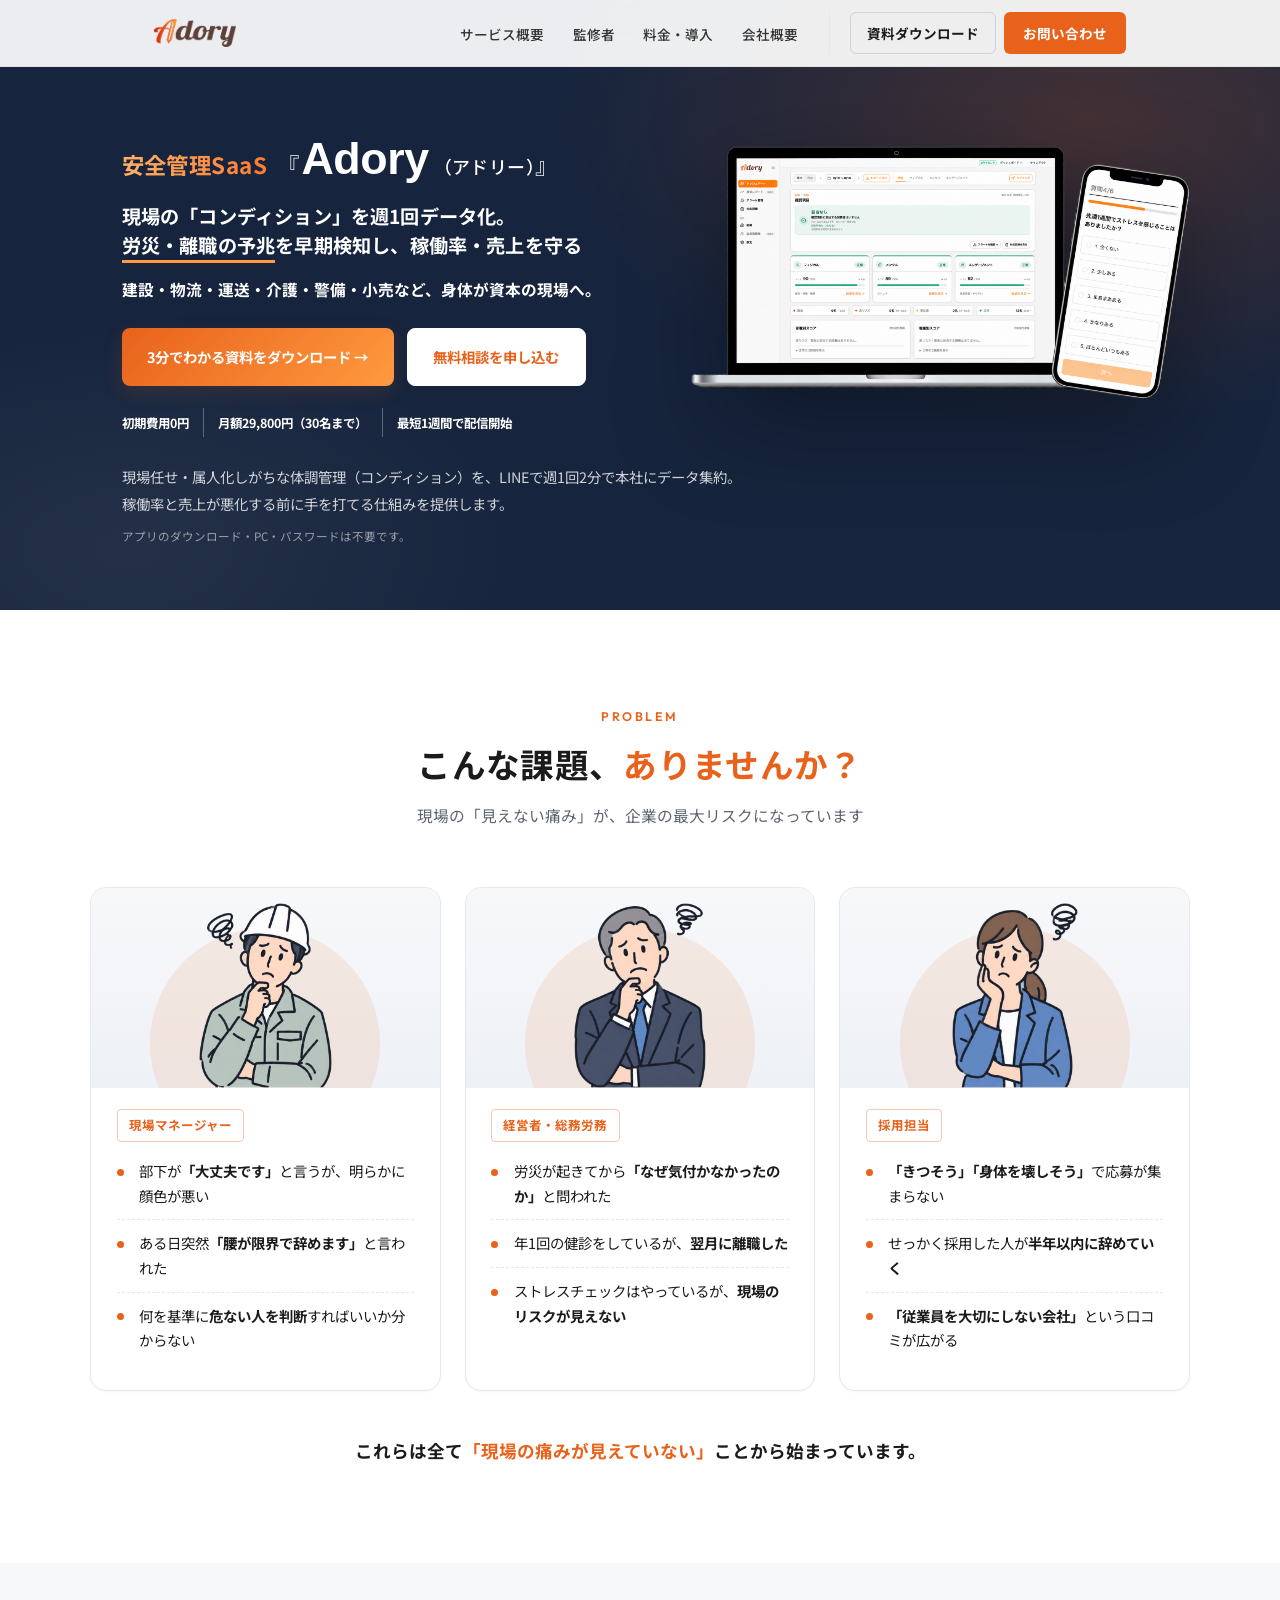
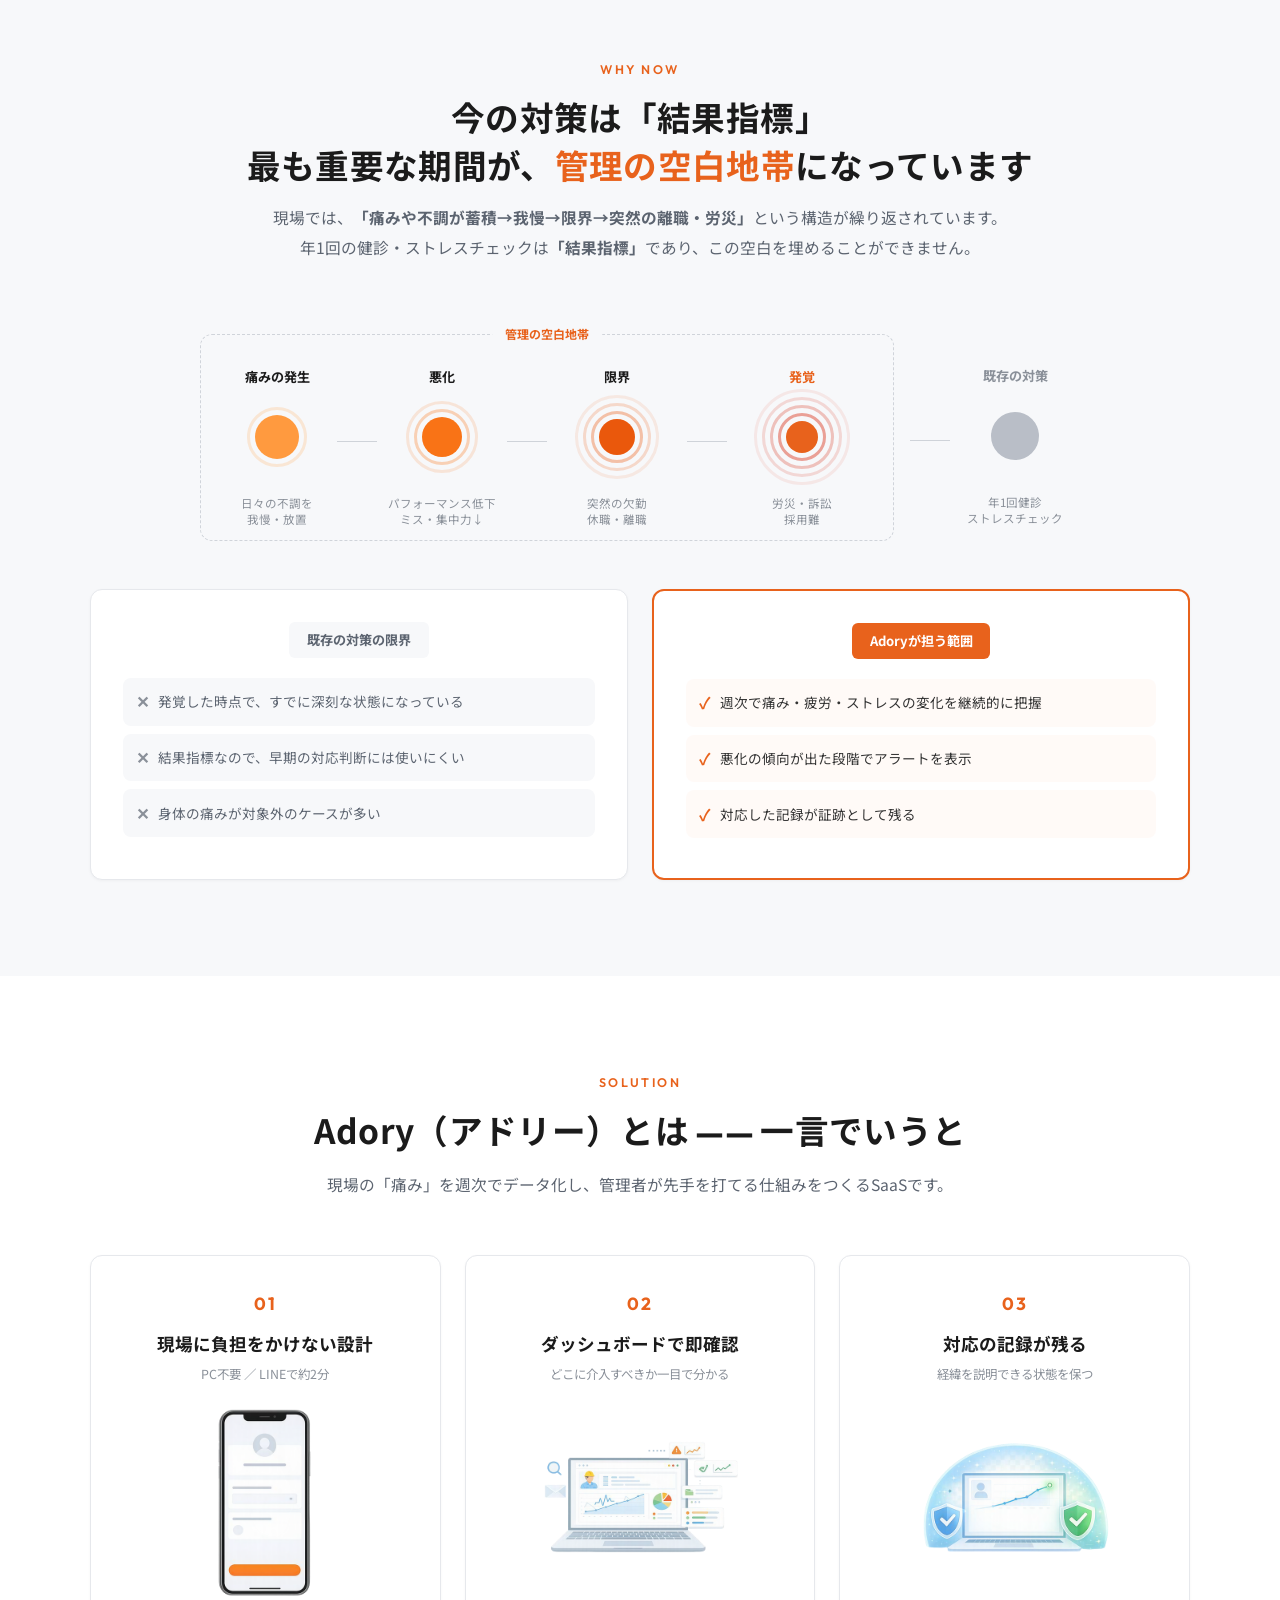
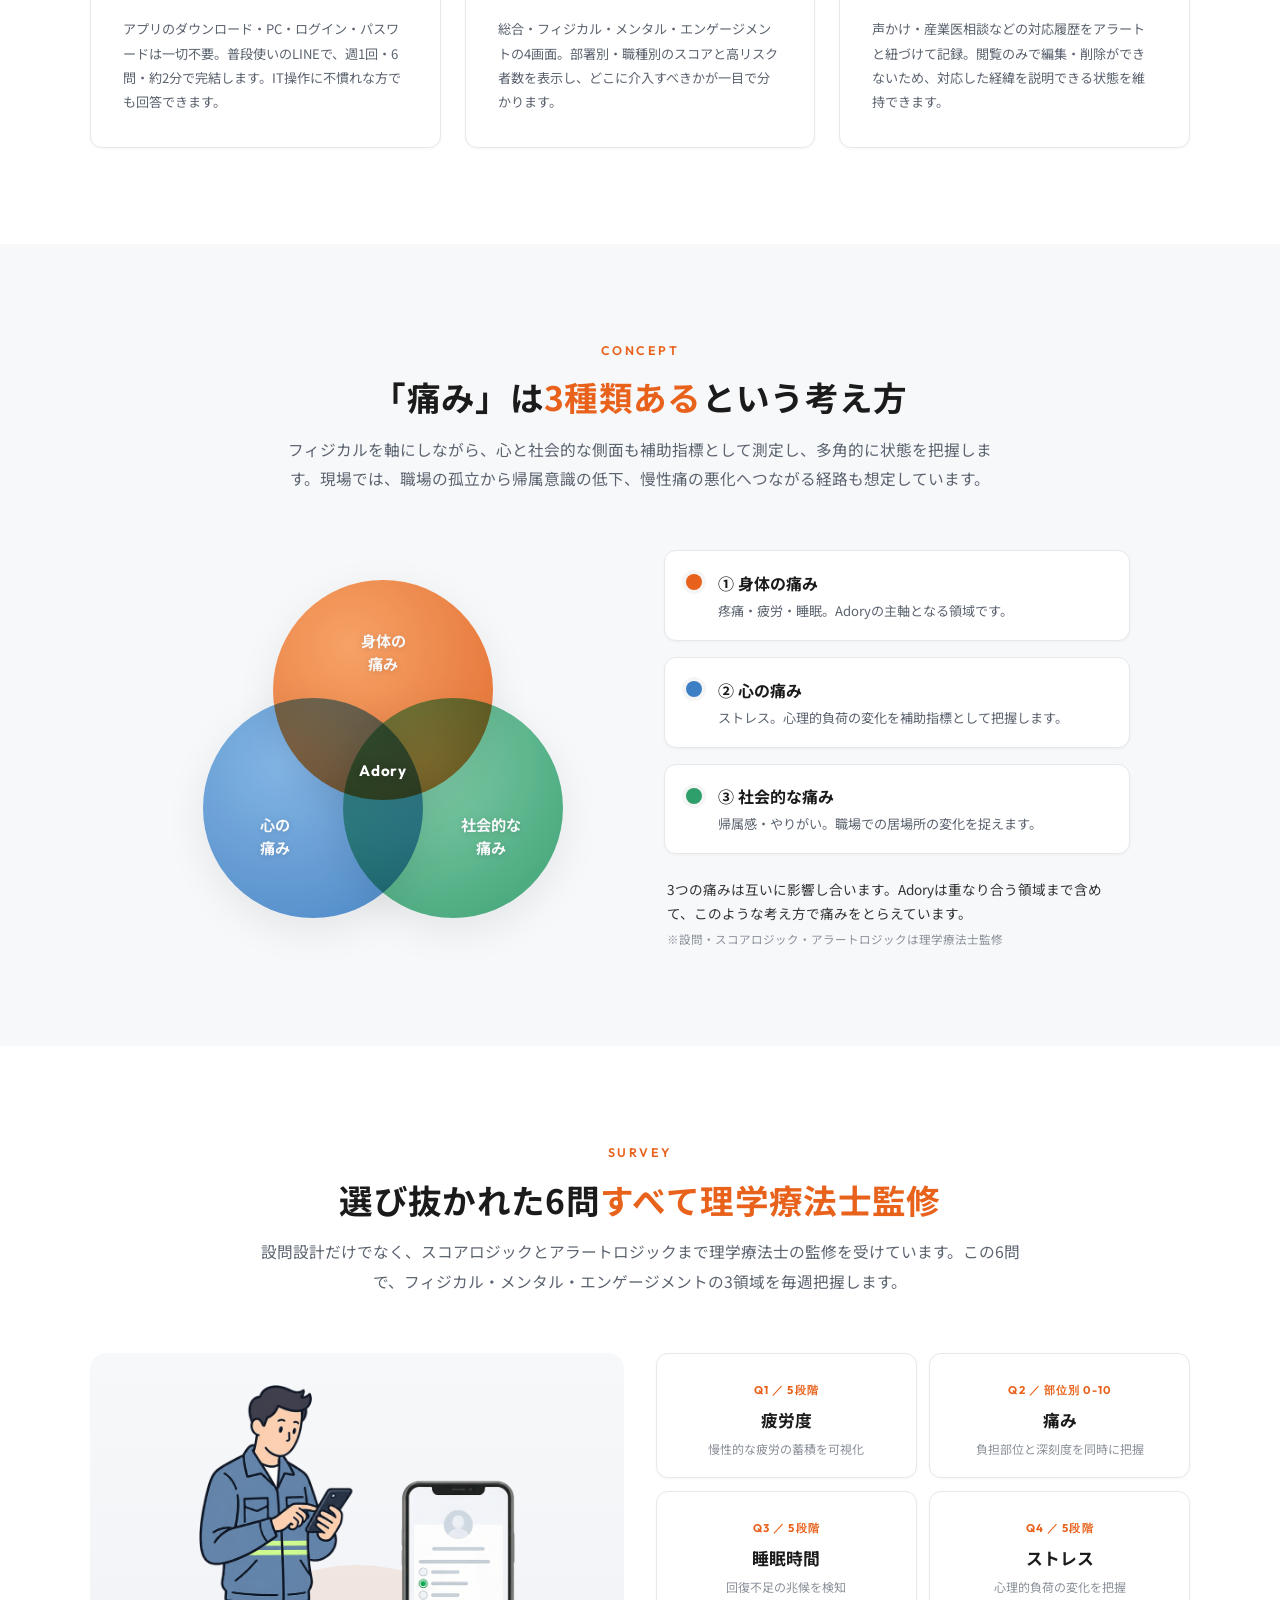
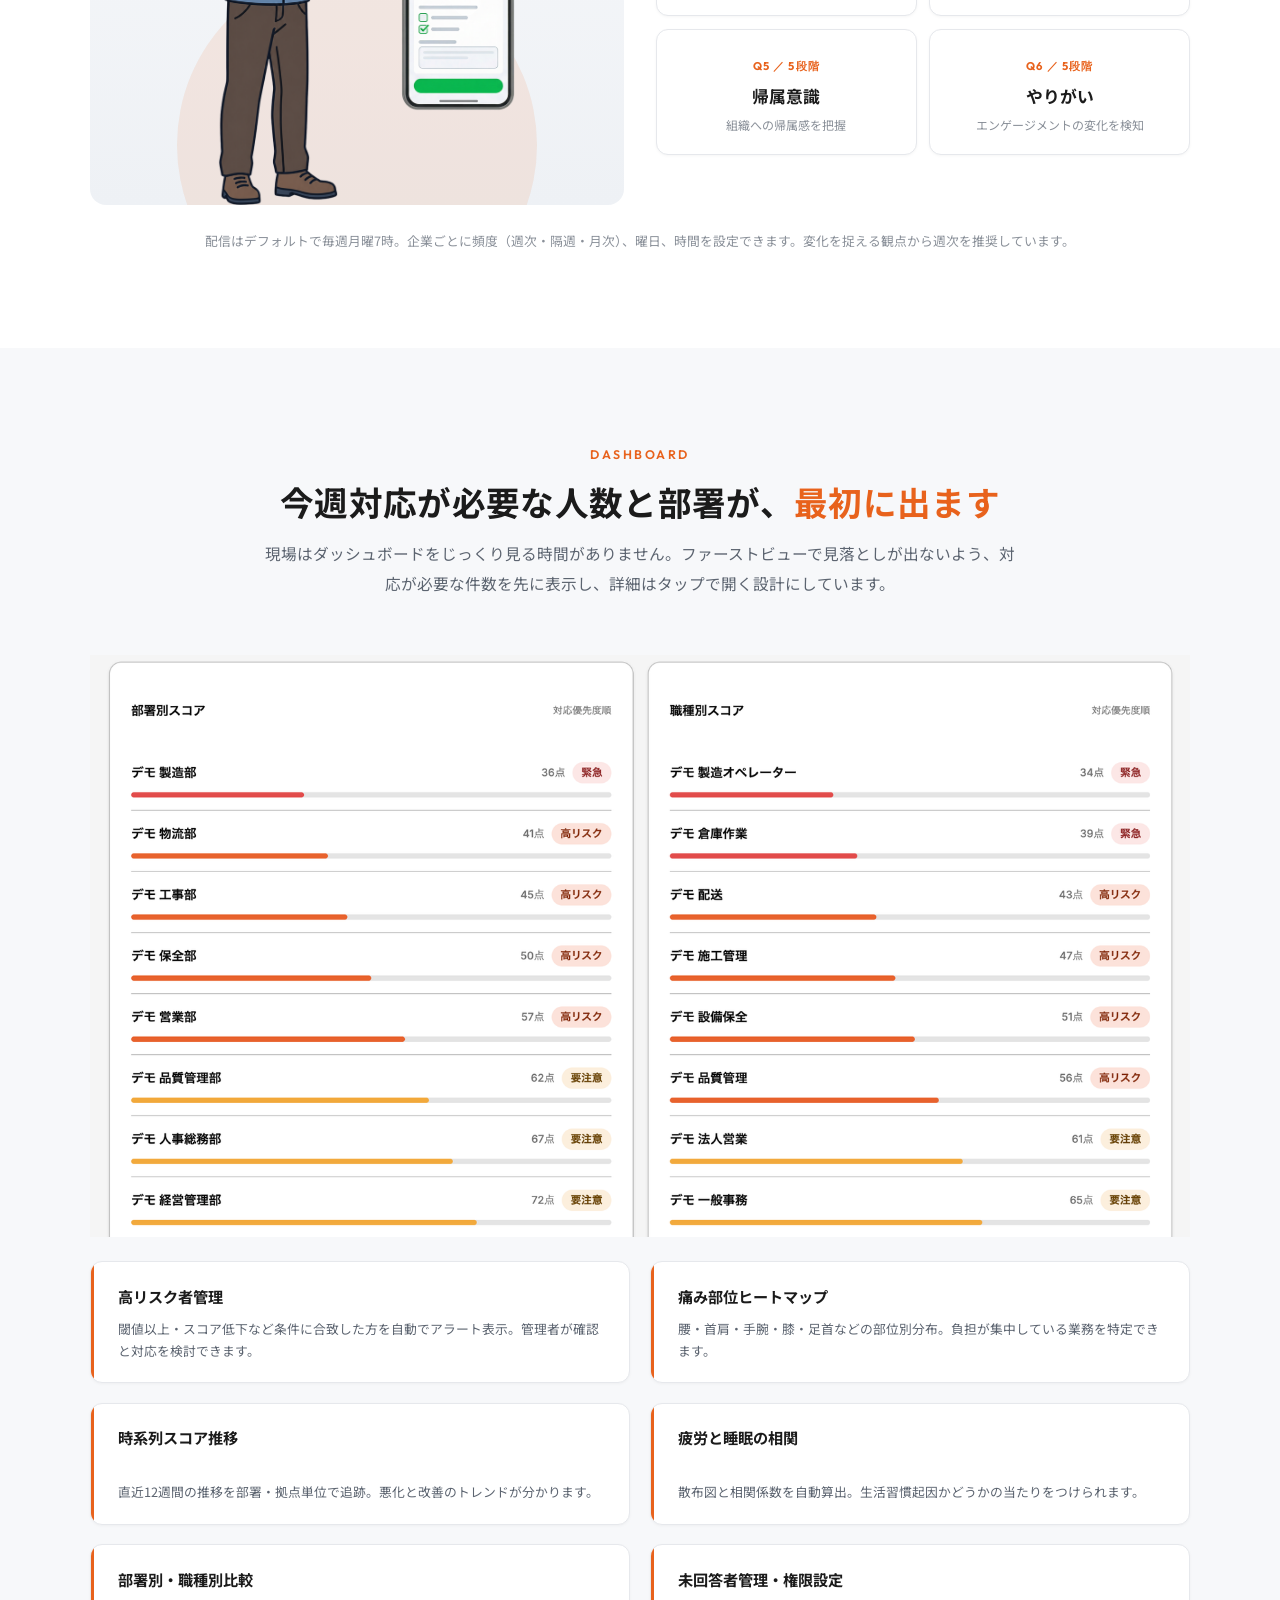
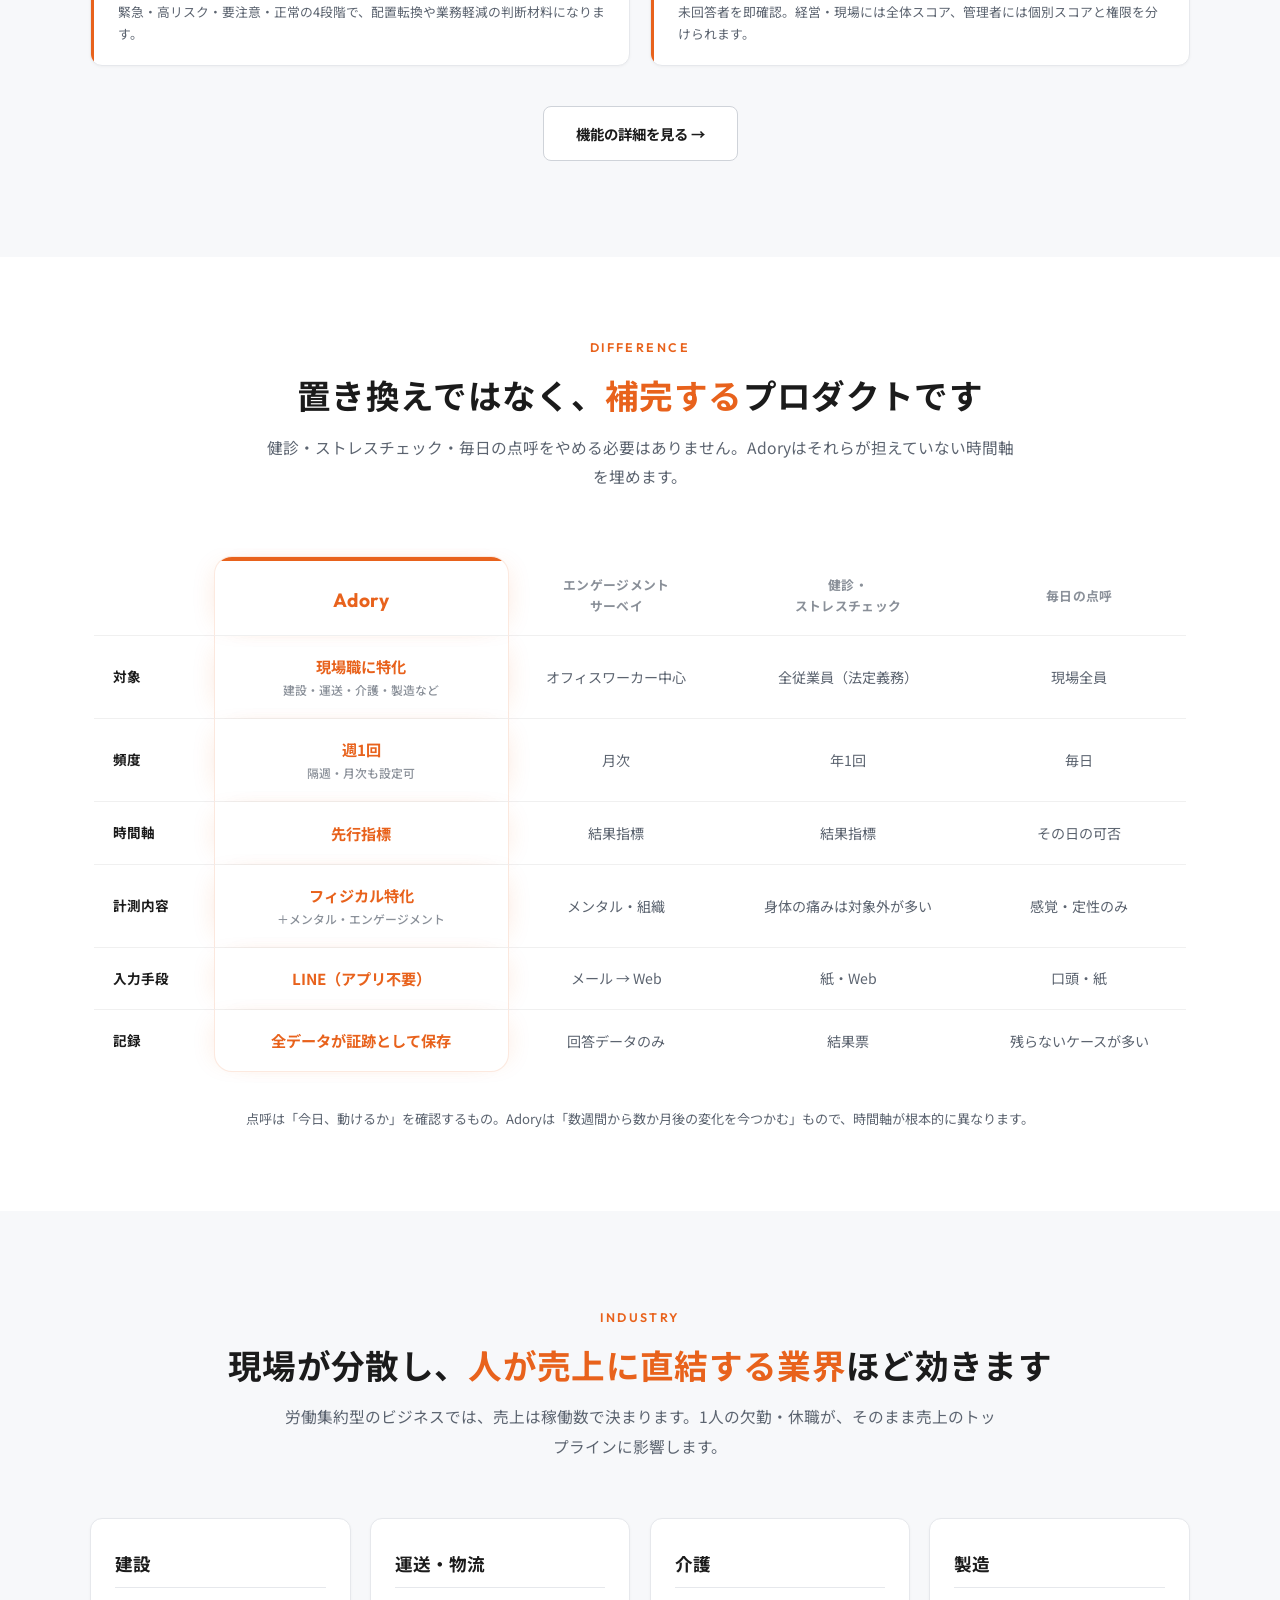
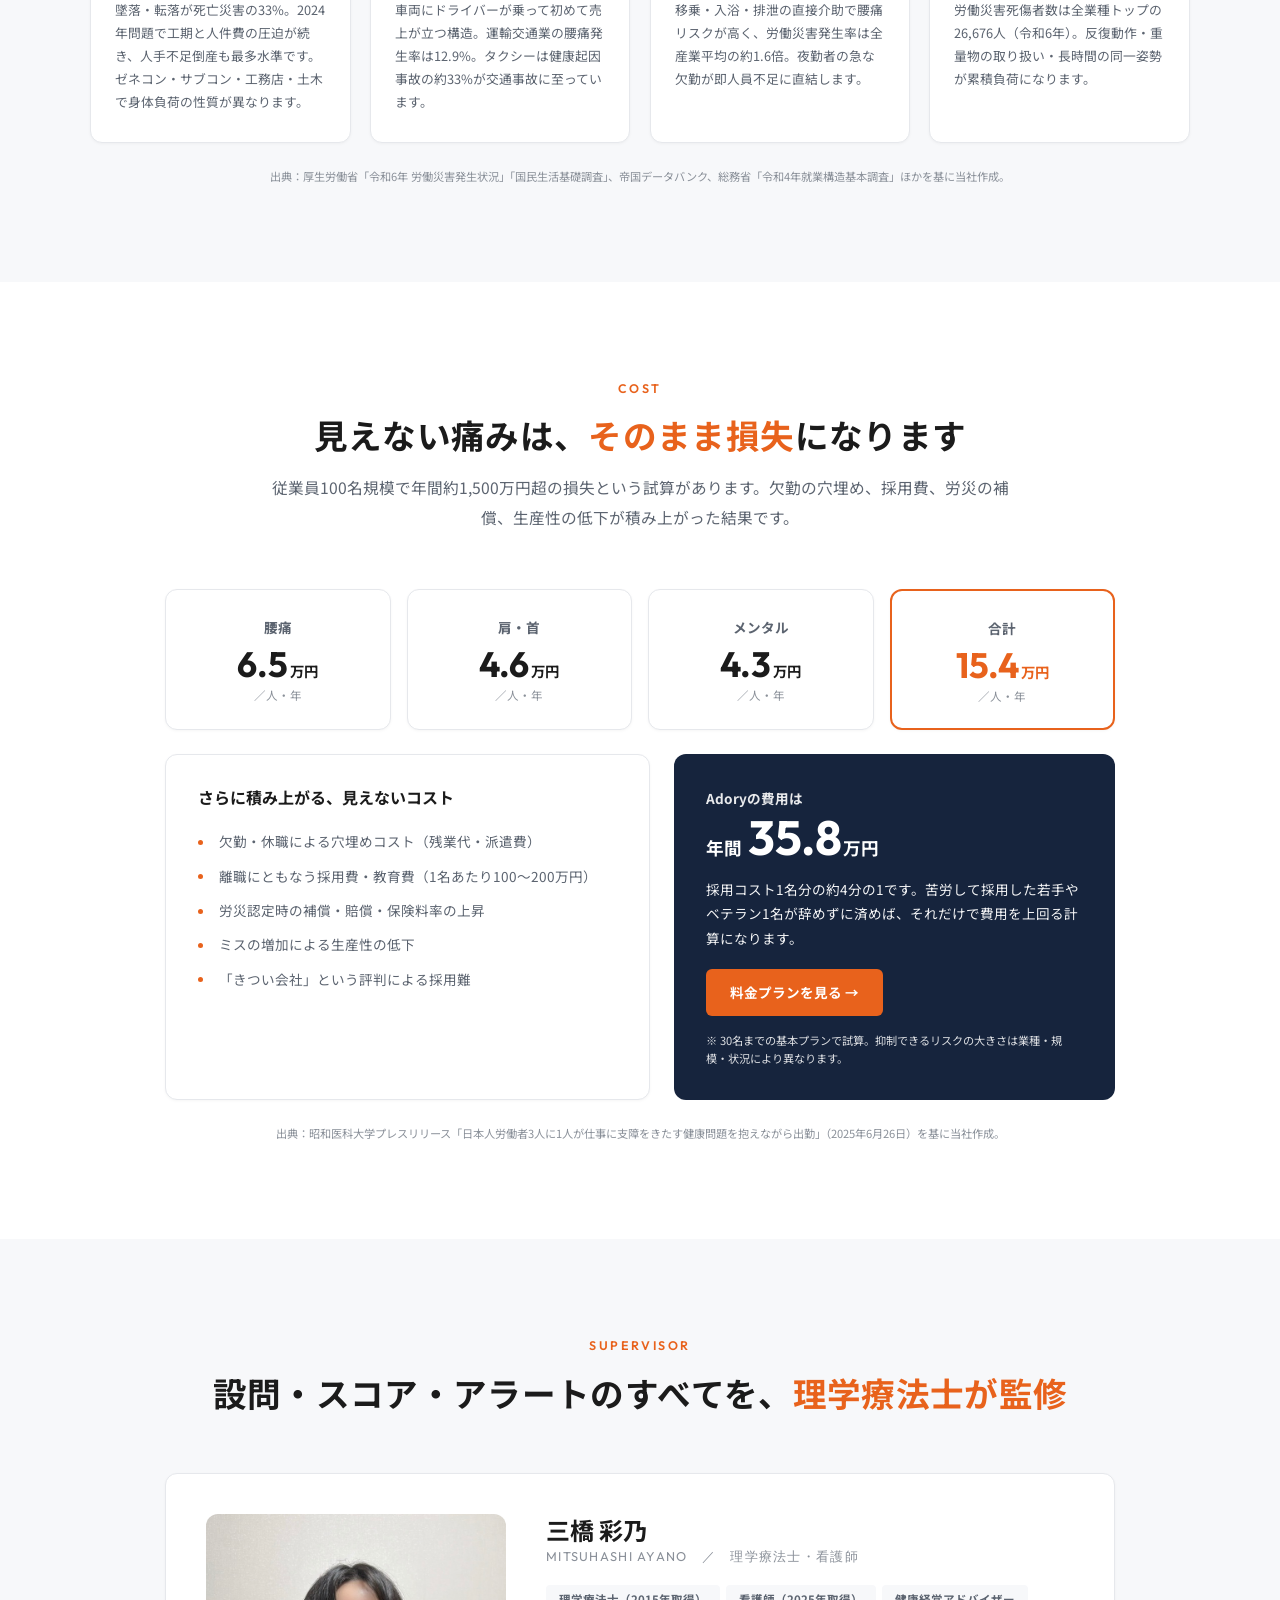
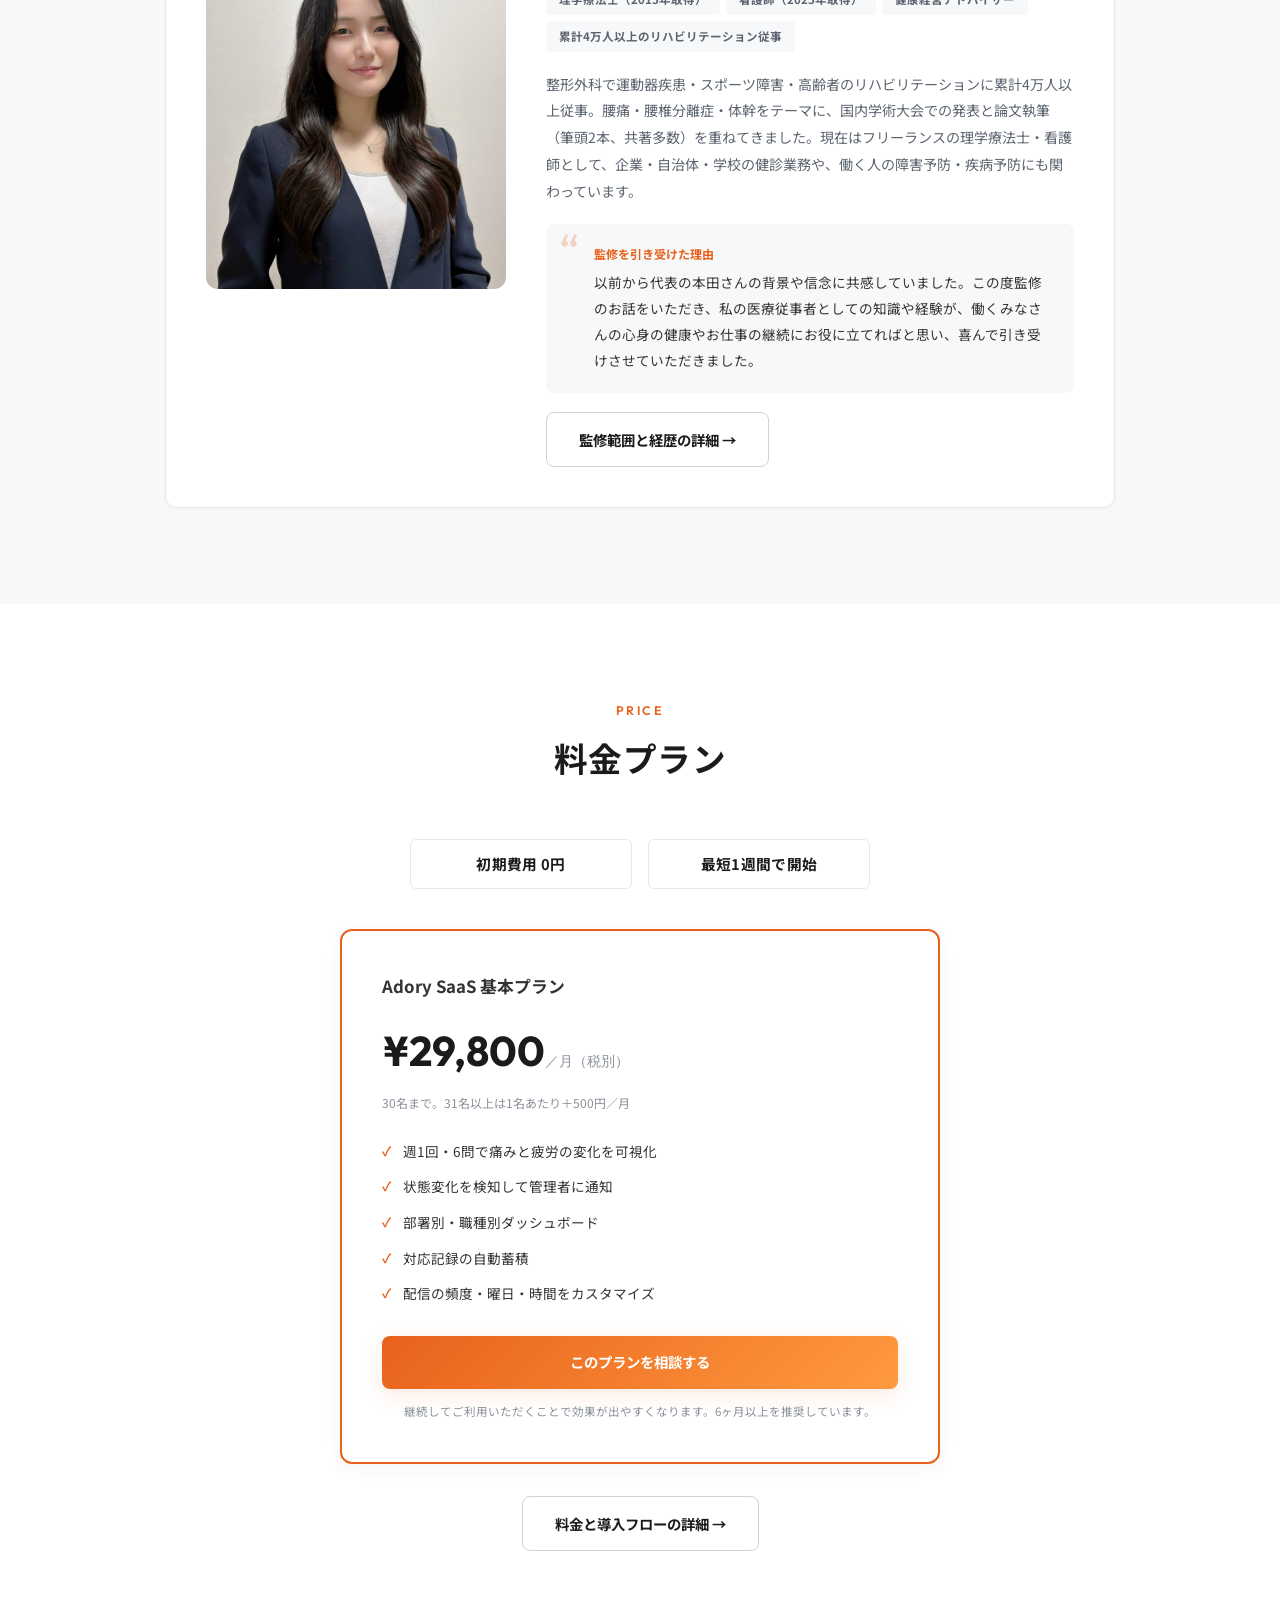
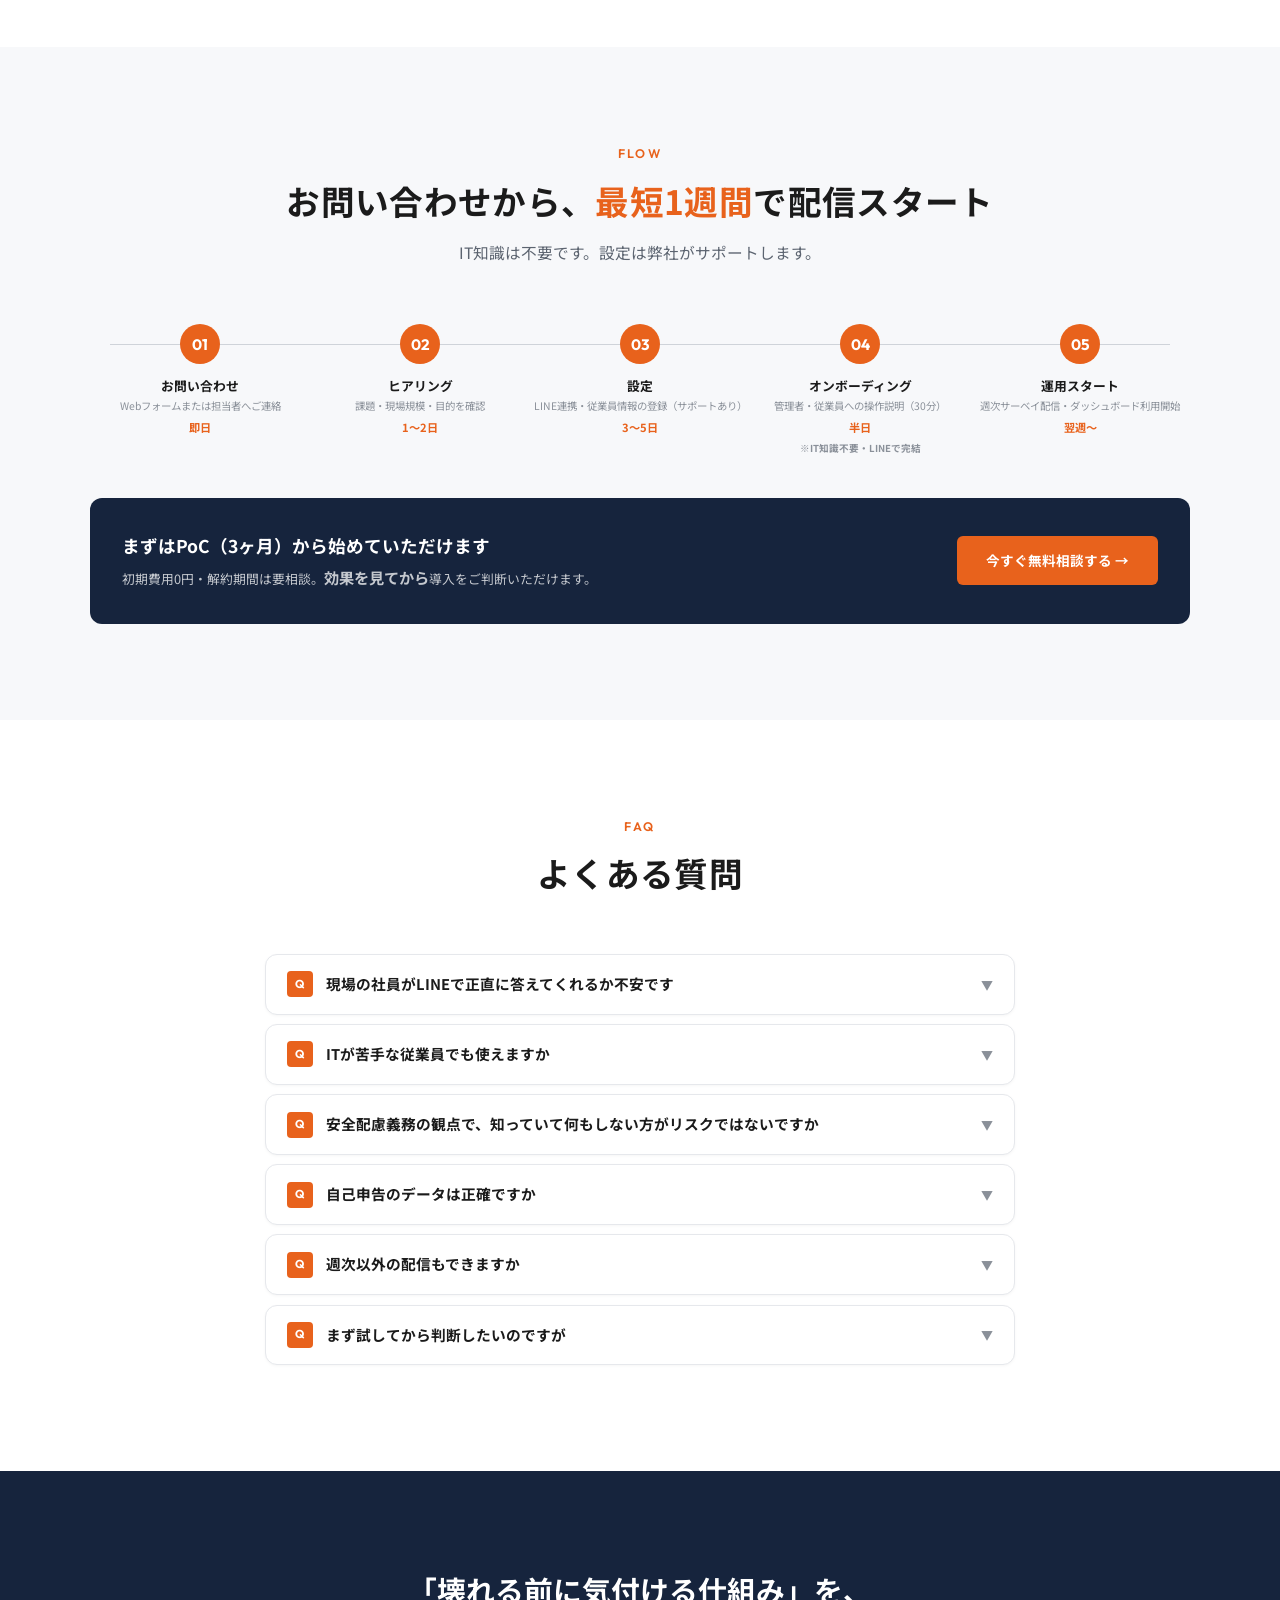
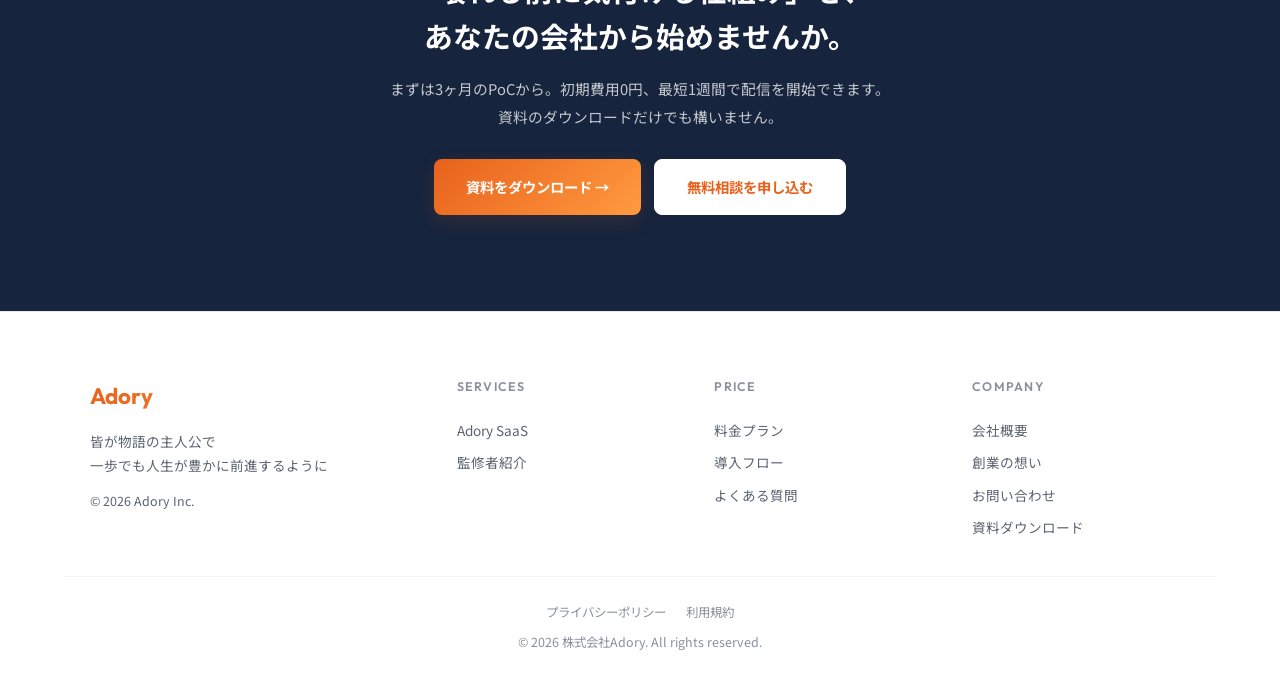
<file: index.html>
<!DOCTYPE html>
<html lang="ja">
<head>
  <meta charset="UTF-8">
  <meta name="viewport" content="width=device-width, initial-scale=1.0">
  <title>Adory | 安全管理SaaS</title>
  <meta name="description" content="現場の「コンディション」を週1回データ化。労災・離職の予兆を早期検知し、稼働率・売上を守る安全管理SaaS『Adory（アドリー）』。建設・物流・運送・介護・警備・小売など、身体が資本の現場へ。">
  <link rel="icon" href="favicon.ico">
  <link rel="preconnect" href="https://fonts.googleapis.com"><link rel="preconnect" href="https://fonts.gstatic.com" crossorigin><link href="https://fonts.googleapis.com/css2?family=Noto+Sans+JP:wght@300;400;500;700;900&family=Outfit:wght@300;400;600;700;800&display=swap" rel="stylesheet">
  <link rel="stylesheet" href="assets/style.css?v=1789480853">
</head>
<body class="page-index">
<button class="stb" id="stb" aria-label="Top">&#8593;</button>
<header id="hdr"><nav><a href="index.html" class="logo"><img src="images/logo.png" alt="Adory"></a><ul class="nav-menu" id="navMenu"><li><a href="service.html">サービス概要</a></li><li><a href="supervisor.html">監修者</a></li><li><a href="pricing.html">料金・導入</a></li><li><a href="company.html">会社概要</a></li><li class="nav-actions"><a href="contact.html?type=doc" class="nav-sub">資料ダウンロード</a><a href="contact.html" class="nav-cta">お問い合わせ</a></li></ul><div class="hamburger" id="hamburger"><span></span><span></span><span></span></div></nav></header>
<main>
<section class="hero" id="top"><div class="hero-in">
  <div class="hero-text">
    <p class="hero-sub2"><span class="ph lbl">安全管理SaaS</span><span class="ph brand">『<b>Adory</b><span class="yomi">（アドリー）</span>』</span></p>
    <h1 class="hero-sub1"><span class="line"><span class="ph">現場の「コンディション」を</span><span class="ph">週1回データ化。</span></span><span class="line"><span class="ph"><u class="ul">労災・離職の予兆</u>を早期検知し、</span><span class="ph">稼働率・売上を守る</span></span></h1>
    <p class="hero-industry"><span class="ph">建設・物流・運送・介護・警備・小売など、</span><span class="ph">身体が資本の現場へ。</span></p>
    <div class="hero-actions"><a href="contact.html?type=doc" class="btn-p"><span class="full">3分でわかる資料をダウンロード &#8594;</span><span class="short">資料ダウンロード</span></a><a href="contact.html?type=demo" class="btn-s"><span class="full">無料相談を申し込む</span><span class="short">無料相談</span></a></div>
    <div class="hero-strip"><span>初期費用0円</span><span>月額29,800円（30名まで）</span><span>最短1週間で配信開始</span></div>
    <p class="hero-tagline"><span class="ph">現場任せ・属人化しがちな体調管理（コンディション）を、</span><span class="ph">LINEで週1回2分で本社にデータ集約。</span><br class="pc"><span class="ph">稼働率と売上が悪化する前に</span><span class="ph">手を打てる仕組みを提供します。</span></p>
    <p class="hero-note">アプリのダウンロード・PC・パスワードは不要です。</p>
  </div>
  <div class="hero-visual"><img class="hero-mock" src="images/hero-mock.png" alt="Adoryの管理ダッシュボードとLINEの週次サーベイ画面"></div>
</div></section>
<section class="prob" id="problem"><div class="ct">
  <div class="sh rv"><div class="sl">Problem</div><h2 class="st">こんな課題、<em>ありませんか？</em></h2><p class="ss">現場の「見えない痛み」が、企業の最大リスクになっています</p></div>
  <div class="prob-grid">
    <div class="prob-card rv d1"><div class="prob-fig"><img src="images/persona-manager-2.png" alt="現場マネージャー"></div><div class="prob-role">現場マネージャー</div><ul class="prob-list"><li>部下が<span class="hl">「大丈夫です」</span>と言うが、明らかに顔色が悪い</li><li>ある日突然<span class="hl">「腰が限界で辞めます」</span>と言われた</li><li>何を基準に<span class="hl">危ない人を判断</span>すればいいか分からない</li></ul></div>
    <div class="prob-card rv d2"><div class="prob-fig"><img src="images/persona-executive-2.png" alt="経営者・総務労務"></div><div class="prob-role">経営者・総務労務</div><ul class="prob-list"><li>労災が起きてから<span class="hl">「なぜ気付かなかったのか」</span>と問われた</li><li>年1回の健診をしているが、<span class="hl">翌月に離職した</span></li><li>ストレスチェックはやっているが、<span class="hl">現場のリスクが見えない</span></li></ul></div>
    <div class="prob-card rv d3"><div class="prob-fig"><img src="images/persona-hr-2.png" alt="採用担当"></div><div class="prob-role">採用担当</div><ul class="prob-list"><li><span class="hl">「きつそう」「身体を壊しそう」</span>で応募が集まらない</li><li>せっかく採用した人が<span class="hl">半年以内に辞めていく</span></li><li><span class="hl">「従業員を大切にしない会社」</span>という口コミが広がる</li></ul></div>
  </div>
  <div class="prob-bottom rv">これらは全て<span>「現場の痛みが見えていない」</span>ことから始まっています。</div>
</div></section>
<section class="indicator" id="whynow"><div class="ct">
  <div class="sh rv"><div class="sl">Why now</div><h2 class="st"><span class="ph">今の対策は「結果指標」</span><br><span class="ph">最も重要な期間が、</span><span class="ph"><em>管理の空白地帯</em>に</span><span class="ph">なっています</span></h2><p class="ss" style="max-width:none"><span class="ph">現場では、</span><span class="ph"><strong>「痛みや不調が蓄積→我慢→限界→突然の離職・労災」</strong></span><span class="ph">という構造が繰り返されています。</span><br><span class="ph">年1回の健診・ストレスチェックは</span><span class="ph"><strong>「結果指標」</strong>であり、</span><span class="ph">この空白を埋めることができません。</span></p></div>
  <div class="rv" style="margin-bottom:2rem"><div class="ring-wrap">
    <div class="ring-box"><div class="ring-box-label">管理の空白地帯</div>
      <div class="ring-node" style="min-width:120px"><div class="t" style="">痛みの発生</div><div class="c"><div style="position:relative;width:60px;height:60px"><div style="position:absolute;inset:0px;border-radius:50%;border:3px solid rgba(255,154,63,.2);animation:ringPulse1 3s ease-in-out infinite "></div><div style="position:absolute;inset:8px;border-radius:50%;background:var(--orange)"></div></div></div><div class="d">日々の不調を<br>我慢・放置</div></div>
      <div class="ring-line"></div>
      <div class="ring-node" style="min-width:130px"><div class="t" style="">悪化</div><div class="c"><div style="position:relative;width:72px;height:72px"><div style="position:absolute;inset:0px;border-radius:50%;border:3px solid rgba(249,115,22,.15);animation:ringPulse2 3s ease-in-out infinite "></div><div style="position:absolute;inset:8px;border-radius:50%;border:3px solid rgba(249,115,22,.3);animation:ringPulse1 3s ease-in-out infinite .3s"></div><div style="position:absolute;inset:16px;border-radius:50%;background:#F97316"></div></div></div><div class="d">パフォーマンス低下<br>ミス・集中力↓</div></div>
      <div class="ring-line"></div>
      <div class="ring-node" style="min-width:140px"><div class="t" style="">限界</div><div class="c"><div style="position:relative;width:84px;height:84px"><div style="position:absolute;inset:0px;border-radius:50%;border:3px solid rgba(234,88,12,.1);animation:ringPulse3 3s ease-in-out infinite "></div><div style="position:absolute;inset:8px;border-radius:50%;border:3px solid rgba(234,88,12,.2);animation:ringPulse2 3s ease-in-out infinite .2s"></div><div style="position:absolute;inset:16px;border-radius:50%;border:3px solid rgba(234,88,12,.35);animation:ringPulse1 3s ease-in-out infinite .4s"></div><div style="position:absolute;inset:24px;border-radius:50%;background:#EA580C"></div></div></div><div class="d">突然の欠勤<br>休職・離職</div></div>
      <div class="ring-line"></div>
      <div class="ring-node" style="min-width:150px"><div class="t" style="color:var(--red)">発覚</div><div class="c"><div style="position:relative;width:96px;height:96px"><div style="position:absolute;inset:0px;border-radius:50%;border:3px solid rgba(212,29,0,.08);animation:ringPulse4 3s ease-in-out infinite "></div><div style="position:absolute;inset:8px;border-radius:50%;border:3px solid rgba(212,29,0,.15);animation:ringPulse3 3s ease-in-out infinite .15s"></div><div style="position:absolute;inset:16px;border-radius:50%;border:3px solid rgba(212,29,0,.25);animation:ringPulse2 3s ease-in-out infinite .3s"></div><div style="position:absolute;inset:24px;border-radius:50%;border:3px solid rgba(212,29,0,.4);animation:ringPulse1 3s ease-in-out infinite .45s"></div><div style="position:absolute;inset:32px;border-radius:50%;background:var(--red)"></div></div></div><div class="d">労災・訴訟<br>採用難</div></div>
    </div>
    <div class="ring-line" style="margin-top:calc(1.5em + 50px + 2rem);margin-left:1rem"></div>
    <div class="ring-node" style="padding-top:2rem"><div class="t" style="color:var(--text-muted)">既存の対策</div><div class="c"><div style="width:48px;height:48px;border-radius:50%;background:#B9BEC7"></div></div><div class="d">年1回健診<br>ストレスチェック</div></div>
  </div></div>
  <div class="ind-cards rv">
    <div class="ind-card"><div class="ind-badge">既存の対策の限界</div><div class="rows">
      <div class="row"><span class="icon">&#10005;</span> 発覚した時点で、すでに深刻な状態になっている</div>
      <div class="row"><span class="icon">&#10005;</span> 結果指標なので、早期の対応判断には使いにくい</div>
      <div class="row"><span class="icon">&#10005;</span> 身体の痛みが対象外のケースが多い</div></div></div>
    <div class="ind-card highlight"><div class="ind-badge">Adoryが担う範囲</div><div class="rows">
      <div class="row"><span class="icon">&#10003;</span> 週次で痛み・疲労・ストレスの変化を継続的に把握</div>
      <div class="row"><span class="icon">&#10003;</span> 悪化の傾向が出た段階でアラートを表示</div>
      <div class="row"><span class="icon">&#10003;</span> 対応した記録が証跡として残る</div></div></div>
  </div>
</div></section>
<section class="solution" id="solution"><div class="ct">
  <div class="sh rv"><div class="sl">Solution</div><h2 class="st"><span class="ph">Adory（アドリー）とは</span><span class="ph"><span class="dash">&nbsp;——&nbsp;</span>一言でいうと</span></h2><p class="ss" style="max-width:720px">現場の「痛み」を週次でデータ化し、管理者が先手を打てる仕組みをつくるSaaSです。</p></div>
  <div class="sol-grid">
    <div class="sol-card rv d1"><div class="sol-num">01</div><h3>現場に負担をかけない設計</h3><div class="sub">PC不要 ／ LINEで約2分</div><div class="illust"><img src="images/illust-line.png" alt="LINE完結"></div><p>アプリのダウンロード・PC・ログイン・パスワードは一切不要。普段使いのLINEで、週1回・6問・約2分で完結します。IT操作に不慣れな方でも回答できます。</p></div>
    <div class="sol-card rv d2"><div class="sol-num">02</div><h3>ダッシュボードで即確認</h3><div class="sub">どこに介入すべきか一目で分かる</div><div class="illust"><img src="images/illust-dashboard.png" alt="ダッシュボード"></div><p>総合・フィジカル・メンタル・エンゲージメントの4画面。部署別・職種別のスコアと高リスク者数を表示し、どこに介入すべきかが一目で分かります。</p></div>
    <div class="sol-card rv d3"><div class="sol-num">03</div><h3>対応の記録が残る</h3><div class="sub">経緯を説明できる状態を保つ</div><div class="illust"><img src="images/illust-shield.png" alt="対応記録が証跡として残る"></div><p>声かけ・産業医相談などの対応履歴をアラートと紐づけて記録。閲覧のみで編集・削除ができないため、対応した経緯を説明できる状態を維持できます。</p></div>
  </div>
</div></section>
<section class="concept" id="concept"><div class="ct">
  <div class="sh rv"><div class="sl">Concept</div><h2 class="st"><span class="ph">「痛み」は<em>3種類ある</em></span><span class="ph">という考え方</span></h2><p class="ss" style="max-width:720px">フィジカルを軸にしながら、心と社会的な側面も補助指標として測定し、多角的に状態を把握します。現場では、職場の孤立から帰属意識の低下、慢性痛の悪化へつながる経路も想定しています。</p></div>
  <div class="venn-wrap rv">
    <div class="venn" aria-hidden="true">
      <div class="venn-c body"><span>身体の<br>痛み</span></div>
      <div class="venn-c mind"><span>心の<br>痛み</span></div>
      <div class="venn-c social"><span>社会的な<br>痛み</span></div>
      <div class="venn-core">Adory</div>
    </div>
    <div class="venn-legend">
      <div class="venn-item body"><div class="dot"></div><div><h3>① 身体の痛み</h3><p>疼痛・疲労・睡眠。Adoryの主軸となる領域です。</p></div></div>
      <div class="venn-item mind"><div class="dot"></div><div><h3>② 心の痛み</h3><p>ストレス。心理的負荷の変化を補助指標として把握します。</p></div></div>
      <div class="venn-item social"><div class="dot"></div><div><h3>③ 社会的な痛み</h3><p>帰属感・やりがい。職場での居場所の変化を捉えます。</p></div></div>
      <p class="venn-note">3つの痛みは互いに影響し合います。Adoryは重なり合う領域まで含めて、このような考え方で痛みをとらえています。<br><span>※設問・スコアロジック・アラートロジックは理学療法士監修</span></p>
    </div>
  </div>
</div></section>
<section class="feat" id="survey"><div class="ct">
  <div class="sh rv"><div class="sl">Survey</div><h2 class="st"><span class="ph">選び抜かれた6問</span><span class="ph"><em>すべて理学療法士監修</em></span></h2><p class="ss" style="max-width:760px">設問設計だけでなく、スコアロジックとアラートロジックまで理学療法士の監修を受けています。この6問で、フィジカル・メンタル・エンゲージメントの3領域を毎週把握します。</p></div>
  <div class="step01-grid rv">
    <div class="survey-fig"><img src="images/survey-worker.png" alt="LINEで週次サーベイに回答する現場の従業員"></div>
    <div><div class="survey-grid"><div class="survey-item"><span class="qn">Q1 ／ 5段階</span><h4>疲労度</h4><p>慢性的な疲労の蓄積を可視化</p></div><div class="survey-item"><span class="qn">Q2 ／ 部位別 0-10</span><h4>痛み</h4><p>負担部位と深刻度を同時に把握</p></div><div class="survey-item"><span class="qn">Q3 ／ 5段階</span><h4>睡眠時間</h4><p>回復不足の兆候を検知</p></div><div class="survey-item"><span class="qn">Q4 ／ 5段階</span><h4>ストレス</h4><p>心理的負荷の変化を把握</p></div><div class="survey-item"><span class="qn">Q5 ／ 5段階</span><h4>帰属意識</h4><p>組織への帰属感を把握</p></div><div class="survey-item"><span class="qn">Q6 ／ 5段階</span><h4>やりがい</h4><p>エンゲージメントの変化を検知</p></div></div></div>
  </div>
  <p class="survey-caption rv" style="margin-top:1.5rem">配信はデフォルトで毎週月曜7時。企業ごとに頻度（週次・隔週・月次）、曜日、時間を設定できます。変化を捉える観点から週次を推奨しています。</p>
</div></section>
<section class="dashboard" id="dashboard"><div class="ct">
  <div class="sh rv"><div class="sl">Dashboard</div><h2 class="st"><span class="ph">今週対応が必要な</span><span class="ph">人数と部署が、</span><span class="ph"><em>最初に出ます</em></span></h2><p class="ss" style="max-width:760px">現場はダッシュボードをじっくり見る時間がありません。ファーストビューで見落としが出ないよう、対応が必要な件数を先に表示し、詳細はタップで開く設計にしています。</p></div>
  <div class="app-frame app-frame-lg rv"><img src="images/app-scores.png" alt="部署別スコア・職種別スコア（対応優先度順）"></div>
  <div class="rv"><div class="feat-cards">
  <div class="feat-card"><div class="fc-accent"></div><div class="fc-body"><h4>高リスク者管理</h4><p>閾値以上・スコア低下など条件に合致した方を自動でアラート表示。管理者が確認と対応を検討できます。</p></div></div>
  <div class="feat-card"><div class="fc-accent"></div><div class="fc-body"><h4>痛み部位ヒートマップ</h4><p>腰・首肩・手腕・膝・足首などの部位別分布。負担が集中している業務を特定できます。</p></div></div>
  <div class="feat-card"><div class="fc-accent"></div><div class="fc-body"><h4>時系列スコア推移</h4><p>直近12週間の推移を部署・拠点単位で追跡。悪化と改善のトレンドが分かります。</p></div></div>
  <div class="feat-card"><div class="fc-accent"></div><div class="fc-body"><h4>疲労と睡眠の相関</h4><p>散布図と相関係数を自動算出。生活習慣起因かどうかの当たりをつけられます。</p></div></div>
  <div class="feat-card"><div class="fc-accent"></div><div class="fc-body"><h4>部署別・職種別比較</h4><p>緊急・高リスク・要注意・正常の4段階で、配置転換や業務軽減の判断材料になります。</p></div></div>
  <div class="feat-card"><div class="fc-accent"></div><div class="fc-body"><h4>未回答者管理・権限設定</h4><p>未回答者を即確認。経営・現場には全体スコア、管理者には個別スコアと権限を分けられます。</p></div></div>
</div></div>
  <div class="rv" style="text-align:center;margin-top:2.5rem"><a href="service.html" class="btn-s">機能の詳細を見る &#8594;</a></div>
</div></section>
<section class="diff" id="difference"><div class="ct">
  <div class="sh rv"><div class="sl">Difference</div><h2 class="st"><span class="ph">置き換えではなく、</span><span class="ph"><em>補完する</em>プロダクトです</span></h2><p class="ss" style="max-width:760px">健診・ストレスチェック・毎日の点呼をやめる必要はありません。Adoryはそれらが担えていない時間軸を埋めます。</p></div>
  <div class="cmp-wrap rv"><table class="cmp">
  <thead><tr><th></th><th class="adory"><span class="cmp-logo">Adory</span></th><th>エンゲージメント<br>サーベイ</th><th>健診・<br>ストレスチェック</th><th>毎日の点呼</th></tr></thead>
  <tbody>
    <tr><td>対象</td><td class="adory" data-col="Adory"><b>現場職に特化</b><small>建設・運送・介護・製造など</small></td><td data-col="エンゲージメントサーベイ">オフィスワーカー中心</td><td data-col="健診・ストレスチェック">全従業員（法定義務）</td><td data-col="毎日の点呼">現場全員</td></tr>
    <tr><td>頻度</td><td class="adory" data-col="Adory"><b>週1回</b><small>隔週・月次も設定可</small></td><td data-col="エンゲージメントサーベイ">月次</td><td data-col="健診・ストレスチェック">年1回</td><td data-col="毎日の点呼">毎日</td></tr>
    <tr><td>時間軸</td><td class="adory" data-col="Adory"><b>先行指標</b></td><td data-col="エンゲージメントサーベイ">結果指標</td><td data-col="健診・ストレスチェック">結果指標</td><td data-col="毎日の点呼">その日の可否</td></tr>
    <tr><td>計測内容</td><td class="adory" data-col="Adory"><b>フィジカル特化</b><small>＋メンタル・エンゲージメント</small></td><td data-col="エンゲージメントサーベイ">メンタル・組織</td><td data-col="健診・ストレスチェック">身体の痛みは対象外が多い</td><td data-col="毎日の点呼">感覚・定性のみ</td></tr>
    <tr><td>入力手段</td><td class="adory" data-col="Adory"><b>LINE（アプリ不要）</b></td><td data-col="エンゲージメントサーベイ">メール → Web</td><td data-col="健診・ストレスチェック">紙・Web</td><td data-col="毎日の点呼">口頭・紙</td></tr>
    <tr><td>記録</td><td class="adory" data-col="Adory"><b>全データが証跡として保存</b></td><td data-col="エンゲージメントサーベイ">回答データのみ</td><td data-col="健診・ストレスチェック">結果票</td><td data-col="毎日の点呼">残らないケースが多い</td></tr>
  </tbody></table></div>
<p class="cmp-note rv">点呼は「今日、動けるか」を確認するもの。Adoryは「数週間から数か月後の変化を今つかむ」もので、時間軸が根本的に異なります。</p>
</div></section>
<section class="industry" id="industry"><div class="ct">
  <div class="sh rv"><div class="sl">Industry</div><h2 class="st"><span class="ph">現場が分散し、</span><span class="ph"><em>人が売上に直結する業界</em>ほど</span><span class="ph">効きます</span></h2><p class="ss" style="max-width:720px">労働集約型のビジネスでは、売上は稼働数で決まります。1人の欠勤・休職が、そのまま売上のトップラインに影響します。</p></div>
  <div class="ind-grid">
    <div class="indu-card rv d1"><h3>建設</h3><p>墜落・転落が死亡災害の33%。2024年問題で工期と人件費の圧迫が続き、人手不足倒産も最多水準です。ゼネコン・サブコン・工務店・土木で身体負荷の性質が異なります。</p></div>
    <div class="indu-card rv d2"><h3>運送・物流</h3><p>車両にドライバーが乗って初めて売上が立つ構造。運輸交通業の腰痛発生率は12.9%。タクシーは健康起因事故の約33%が交通事故に至っています。</p></div>
    <div class="indu-card rv d3"><h3>介護</h3><p>移乗・入浴・排泄の直接介助で腰痛リスクが高く、労働災害発生率は全産業平均の約1.6倍。夜勤者の急な欠勤が即人員不足に直結します。</p></div>
    <div class="indu-card rv d4"><h3>製造</h3><p>労働災害死傷者数は全業種トップの26,676人（令和6年）。反復動作・重量物の取り扱い・長時間の同一姿勢が累積負荷になります。</p></div>
  </div>
  <p class="src rv">出典：厚生労働省「令和6年 労働災害発生状況」「国民生活基礎調査」、帝国データバンク、総務省「令和4年就業構造基本調査」ほかを基に当社作成。</p>
</div></section>
<section class="roi" id="cost"><div class="ct">
  <div class="sh rv"><div class="sl">Cost</div><h2 class="st"><span class="ph">見えない痛みは、</span><span class="ph"><em>そのまま損失</em>になります</span></h2><p class="ss" style="max-width:760px">従業員100名規模で年間約1,500万円超の損失という試算があります。欠勤の穴埋め、採用費、労災の補償、生産性の低下が積み上がった結果です。</p></div>
  <div class="loss-grid rv">
    <div class="loss-card"><div class="n">腰痛</div><div class="v">6.5<span>万円</span></div><div class="u">／人・年</div></div>
    <div class="loss-card"><div class="n">肩・首</div><div class="v">4.6<span>万円</span></div><div class="u">／人・年</div></div>
    <div class="loss-card"><div class="n">メンタル</div><div class="v">4.3<span>万円</span></div><div class="u">／人・年</div></div>
    <div class="loss-card total"><div class="n">合計</div><div class="v">15.4<span>万円</span></div><div class="u">／人・年</div></div>
  </div>
  <div class="cost-cols rv">
    <div class="loss-list"><h3>さらに積み上がる、見えないコスト</h3><ul>
      <li>欠勤・休職による穴埋めコスト（残業代・派遣費）</li><li>離職にともなう採用費・教育費（1名あたり100〜200万円）</li><li>労災認定時の補償・賠償・保険料率の上昇</li><li>ミスの増加による生産性の低下</li><li>「きつい会社」という評判による採用難</li></ul></div>
    <div class="cost-adory">
      <div class="ca-label">Adoryの費用は</div>
      <div class="ca-price">年間 <b>35.8</b>万円</div>
      <p>採用コスト1名分の約4分の1です。苦労して採用した若手やベテラン1名が辞めずに済めば、それだけで費用を上回る計算になります。</p>
      <a href="pricing.html" class="ca-btn">料金プランを見る &#8594;</a>
      <div class="ca-note">※ 30名までの基本プランで試算。抑制できるリスクの大きさは業種・規模・状況により異なります。</div>
    </div>
  </div>
  <p class="src rv">出典：昭和医科大学プレスリリース「日本人労働者3人に1人が仕事に支障をきたす健康問題を抱えながら出勤」（2025年6月26日）を基に当社作成。</p>
</div></section>
<section class="supervisor" id="supervisor"><div class="ct">
  <div class="sh rv"><div class="sl">Supervisor</div><h2 class="st"><span class="ph">設問・スコア・アラートの</span><span class="ph">すべてを、</span><span class="ph"><em>理学療法士が監修</em></span></h2></div>
  <div class="sv-card rv">
    <div class="sv-photo"><img src="images/supervisor.jpg" alt="監修者 三橋彩乃さん"></div>
    <div>
      <div class="sv-name">三橋 彩乃</div><div class="sv-en">MITSUHASHI AYANO　／　理学療法士・看護師</div>
      <div class="sv-tags"><span>理学療法士（2015年取得）</span><span>看護師（2025年取得）</span><span>健康経営アドバイザー</span><span>累計4万人以上のリハビリテーション従事</span></div>
      <p class="sv-body">整形外科で運動器疾患・スポーツ障害・高齢者のリハビリテーションに累計4万人以上従事。腰痛・腰椎分離症・体幹をテーマに、国内学術大会での発表と論文執筆（筆頭2本、共著多数）を重ねてきました。現在はフリーランスの理学療法士・看護師として、企業・自治体・学校の健診業務や、働く人の障害予防・疾病予防にも関わっています。</p>
      <div class="sv-quote"><div class="qt">監修を引き受けた理由</div><p>以前から代表の本田さんの背景や信念に共感していました。この度監修のお話をいただき、私の医療従事者としての知識や経験が、働くみなさんの心身の健康やお仕事の継続にお役に立てればと思い、喜んで引き受けさせていただきました。</p></div>
      <div style="margin-top:1.2rem"><a href="supervisor.html" class="btn-s">監修範囲と経歴の詳細 &#8594;</a></div>
    </div>
  </div>
</div></section>
<section class="pricing" id="pricing"><div class="ct">
  <div class="sh rv"><div class="sl">Price</div><h2 class="st">料金プラン</h2></div>
  <div class="pr-badges rv"><div class="pr-badge b1">初期費用 0円</div><div class="pr-badge b2">最短1週間で開始</div></div>
  <div class="pr-main rv">
    <h3>Adory SaaS 基本プラン</h3>
    <div class="pr-price">&#165;29,800<span>／月（税別）</span></div>
    <div class="pr-note">30名まで。31名以上は1名あたり＋500円／月</div>
    <ul class="pfl"><li>週1回・6問で痛みと疲労の変化を可視化</li><li>状態変化を検知して管理者に通知</li><li>部署別・職種別ダッシュボード</li><li>対応記録の自動蓄積</li><li>配信の頻度・曜日・時間をカスタマイズ</li></ul>
    <a href="contact.html?type=demo" class="btn-p">このプランを相談する</a>
    <div class="pr-small-note">継続してご利用いただくことで効果が出やすくなります。6ヶ月以上を推奨しています。</div>
  </div>
  <div class="rv" style="text-align:center;margin-top:2rem"><a href="pricing.html" class="btn-s">料金と導入フローの詳細 &#8594;</a></div>
</div></section>
<section class="flow" id="flow"><div class="ct">
  <div class="sh rv"><div class="sl">Flow</div><h2 class="st"><span class="ph">お問い合わせから、</span><span class="ph"><em>最短1週間</em>で</span><span class="ph">配信スタート</span></h2><p class="ss">IT知識は不要です。設定は弊社がサポートします。</p></div>
  <div class="flow-track rv">
    <div class="flow-step"><div class="flow-num">01</div><div><h4>お問い合わせ</h4><p>Webフォームまたは担当者へご連絡</p><div class="time">即日</div></div></div>
    <div class="flow-step"><div class="flow-num">02</div><div><h4>ヒアリング</h4><p>課題・現場規模・目的を確認</p><div class="time">1〜2日</div></div></div>
    <div class="flow-step"><div class="flow-num">03</div><div><h4>設定</h4><p>LINE連携・従業員情報の登録（サポートあり）</p><div class="time">3〜5日</div></div></div>
    <div class="flow-step"><div class="flow-num">04</div><div><h4>オンボーディング</h4><p>管理者・従業員への操作説明（30分）</p><div class="time">半日</div><div class="tiny">※IT知識不要・LINEで完結</div></div></div>
    <div class="flow-step"><div class="flow-num">05</div><div><h4>運用スタート</h4><p>週次サーベイ配信・ダッシュボード利用開始</p><div class="time">翌週〜</div></div></div>
  </div>
  <div class="poc-box rv">
    <div class="poc-text"><h3>まずはPoC（3ヶ月）から始めていただけます</h3><p>初期費用0円・解約期間は要相談。<strong>効果を見てから</strong>導入をご判断いただけます。</p></div>
    <a href="contact.html?type=demo" class="poc-cta">今すぐ無料相談する &#8594;</a>
  </div>
</div></section>
<section class="faq" id="faq"><div class="ct">
  <div class="sh rv"><div class="sl">FAQ</div><h2 class="st">よくある質問</h2></div>
  <div class="faq-list"><div class="faq-item rv"><div class="faq-q"><span class="faq-badge">Q</span><span class="faq-q-text">現場の社員がLINEで正直に答えてくれるか不安です</span><span class="faq-arrow">&#9660;</span></div><div class="faq-a"><div class="faq-a-inner">個人のデータは経営者・現場管理者に開示しない設計です。企業側にお渡しするのは組織全体のスコアのみのため、本音が出やすくなります。回答率の維持については、オンボーディング時に運用設計ごと弊社がサポートします。</div></div></div><div class="faq-item rv d1"><div class="faq-q"><span class="faq-badge">Q</span><span class="faq-q-text">ITが苦手な従業員でも使えますか</span><span class="faq-arrow">&#9660;</span></div><div class="faq-a"><div class="faq-a-inner">LINEに届いたメッセージに答えるだけです。アプリのダウンロード・ログイン・パスワードは一切不要です。必要に応じて初回オンボーディングで30分のレクチャーも提供しています。</div></div></div><div class="faq-item rv d2"><div class="faq-q"><span class="faq-badge">Q</span><span class="faq-q-text">安全配慮義務の観点で、知っていて何もしない方がリスクではないですか</span><span class="faq-arrow">&#9660;</span></div><div class="faq-a"><div class="faq-a-inner">逆になります。「気付いて対応した記録がある」状態の方が、万が一の際に経緯を説明できます。Adoryは対応の記録づくりも一緒に伴走します。</div></div></div><div class="faq-item rv d3"><div class="faq-q"><span class="faq-badge">Q</span><span class="faq-q-text">自己申告のデータは正確ですか</span><span class="faq-arrow">&#9660;</span></div><div class="faq-a"><div class="faq-a-inner">自己申告の限界は把握しており、傾向や変化を捉える設計にしています。今後は環境データ・構造データを掛け合わせ、主観データに客観性を持たせる設計も開発予定です。</div></div></div><div class="faq-item rv d3"><div class="faq-q"><span class="faq-badge">Q</span><span class="faq-q-text">週次以外の配信もできますか</span><span class="faq-arrow">&#9660;</span></div><div class="faq-a"><div class="faq-a-inner">できます。デフォルトは毎週月曜7時ですが、頻度（週次・隔週・月次）、曜日、時間を企業ごとに設定できます。変化を捉える観点から週次を推奨しています。</div></div></div><div class="faq-item rv d3"><div class="faq-q"><span class="faq-badge">Q</span><span class="faq-q-text">まず試してから判断したいのですが</span><span class="faq-arrow">&#9660;</span></div><div class="faq-a"><div class="faq-a-inner">3ヶ月のPoCからお試しいただけます。初期費用0円で、解約期間はご相談のうえ決めさせていただきます。効果を見てから導入をご判断いただけます。</div></div></div></div>
</div></section>
<section class="cta"><div class="cta-w rv">
  <h2><span class="ph">「壊れる前に気付ける仕組み」を、</span><br><span class="ph">あなたの会社から</span><span class="ph">始めませんか。</span></h2><p><span class="ph">まずは3ヶ月のPoCから。</span><span class="ph">初期費用0円、</span><span class="ph">最短1週間で配信を開始できます。</span><br><span class="ph">資料のダウンロードだけでも</span><span class="ph">構いません。</span></p>
  <div class="btn-row"><a href="contact.html?type=doc" class="btn-p">資料をダウンロード &#8594;</a><a href="contact.html?type=demo" class="btn-s">無料相談を申し込む</a></div>
  
</div></section>
</main>
<footer>
  <div class="ft-in">
    <div class="ft-brand"><div class="ft-logo">Adory</div><p>皆が物語の主人公で<br>一歩でも人生が豊かに前進するように</p><p style="margin-top:.8rem;font-size:.78rem">&#169; 2026 Adory Inc.</p></div>
    <div class="ft-col"><h4>Services</h4><a href="service.html">Adory SaaS</a><a href="supervisor.html">監修者紹介</a></div>
    <div class="ft-col"><h4>Price</h4><a href="pricing.html">料金プラン</a><a href="pricing.html#flow">導入フロー</a><a href="pricing.html#faq">よくある質問</a></div>
    <div class="ft-col"><h4>Company</h4><a href="company.html#about">会社概要</a><a href="company.html#message">創業の想い</a><a href="contact.html">お問い合わせ</a><a href="contact.html?type=doc">資料ダウンロード</a></div>
  </div>
  <div class="ft-bot"><div class="ft-bot-l"><a href="privacy.html">プライバシーポリシー</a><a href="terms.html">利用規約</a></div><p>&#169; 2026 株式会社Adory. All rights reserved.</p></div>
</footer>
<script src="assets/site.js?v=1789480853"></script>
</body>
</html>
</file>
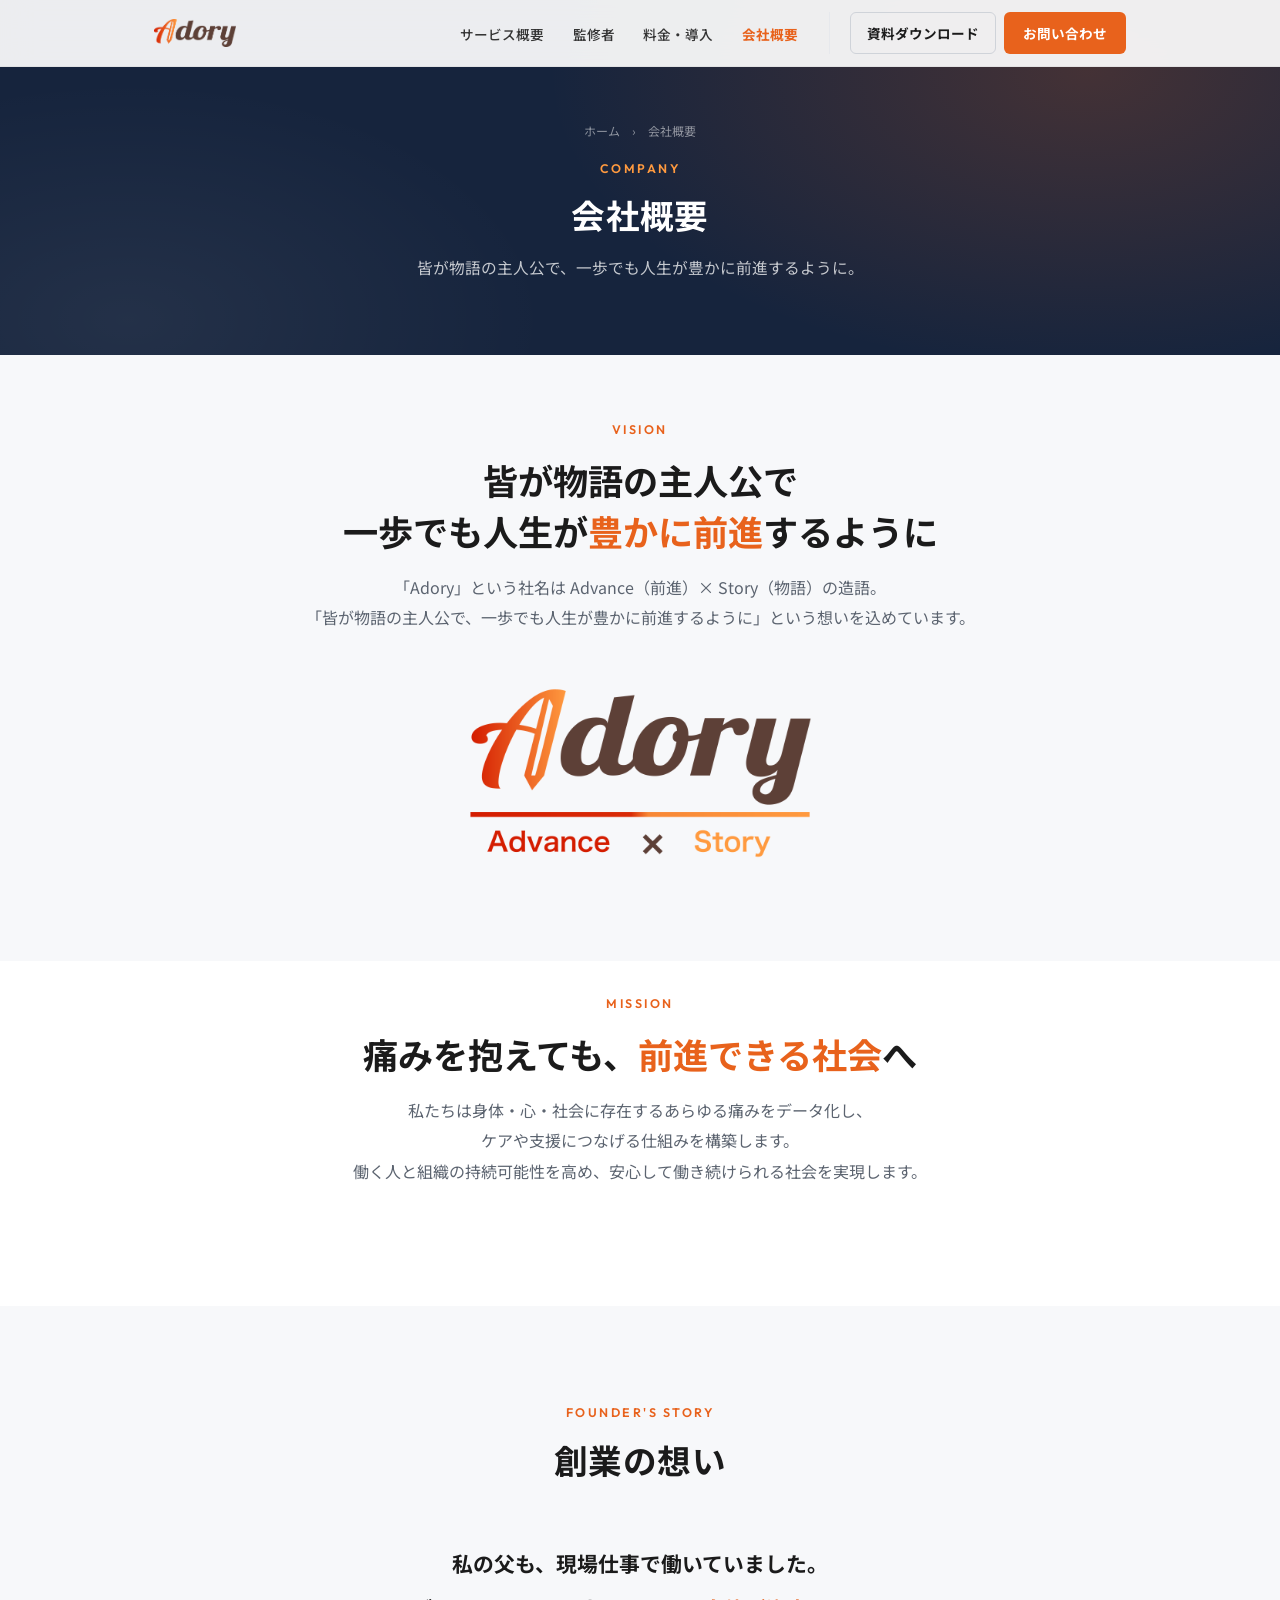
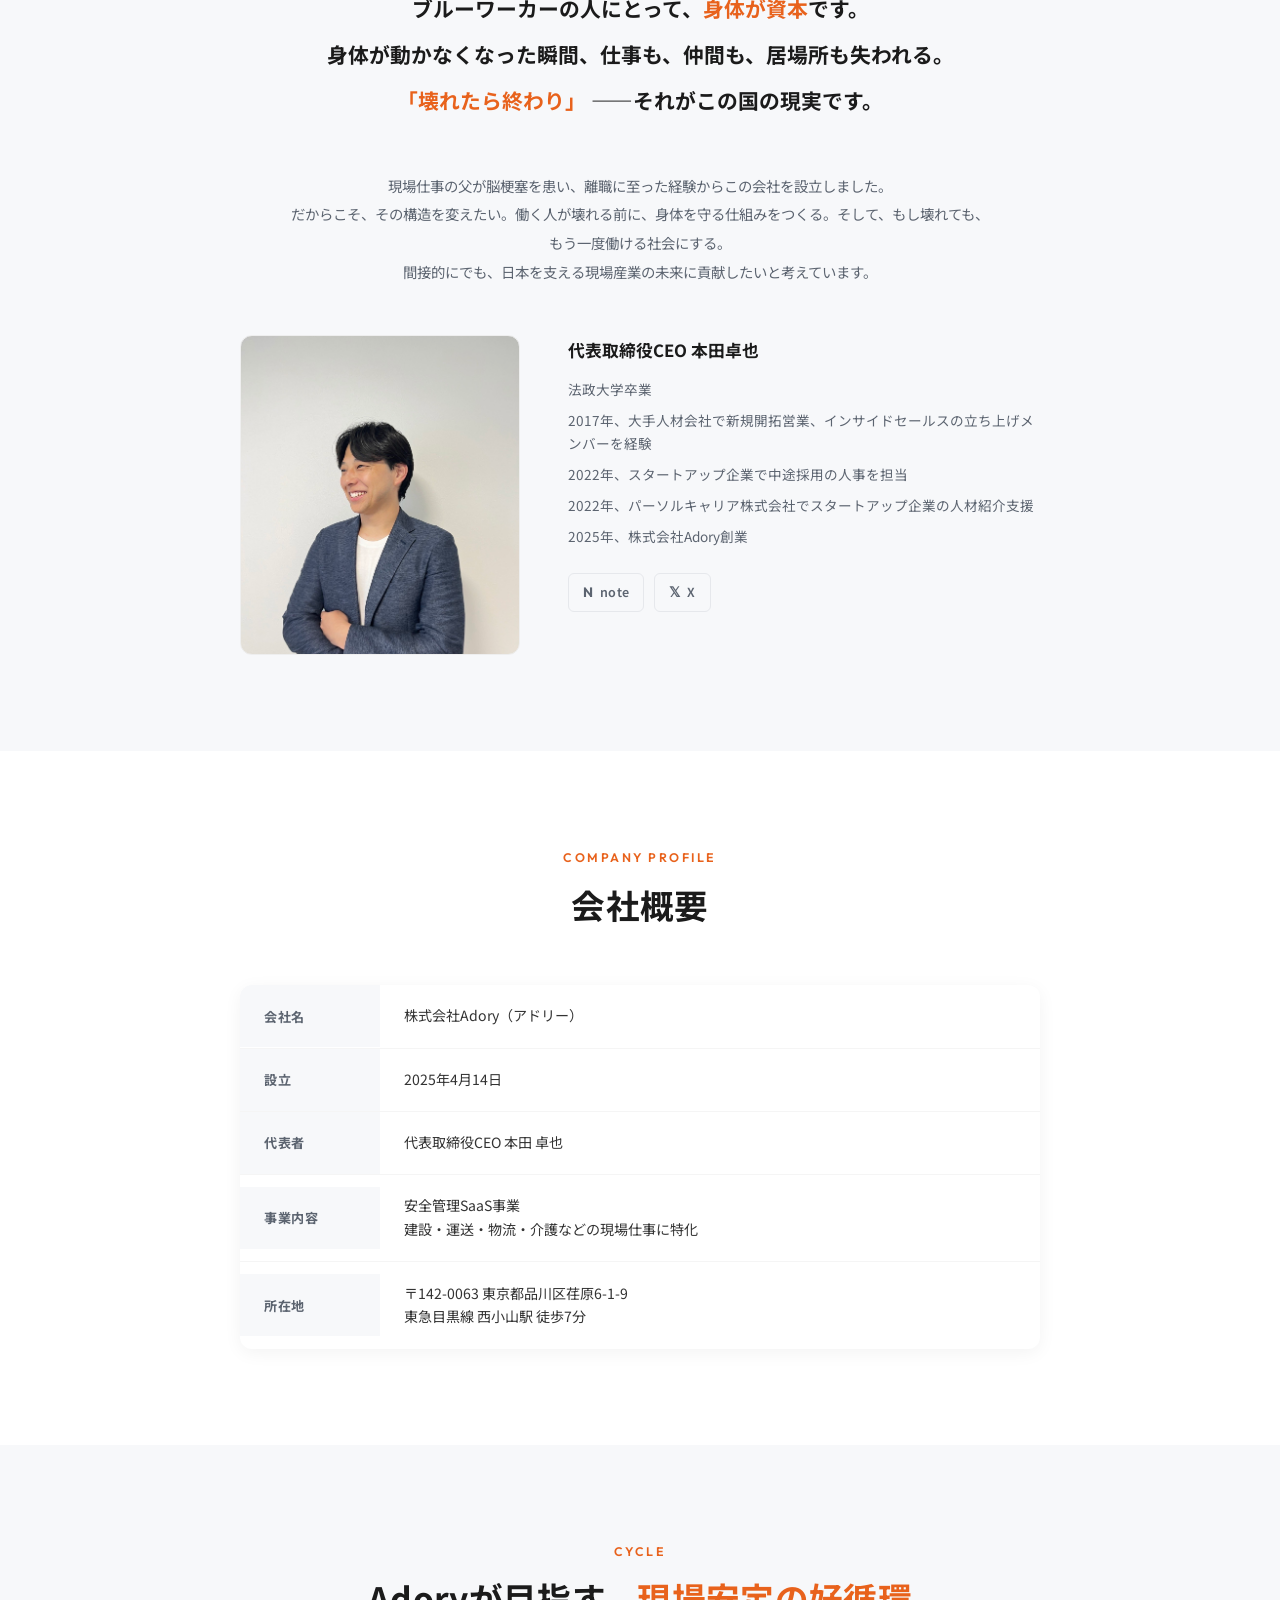
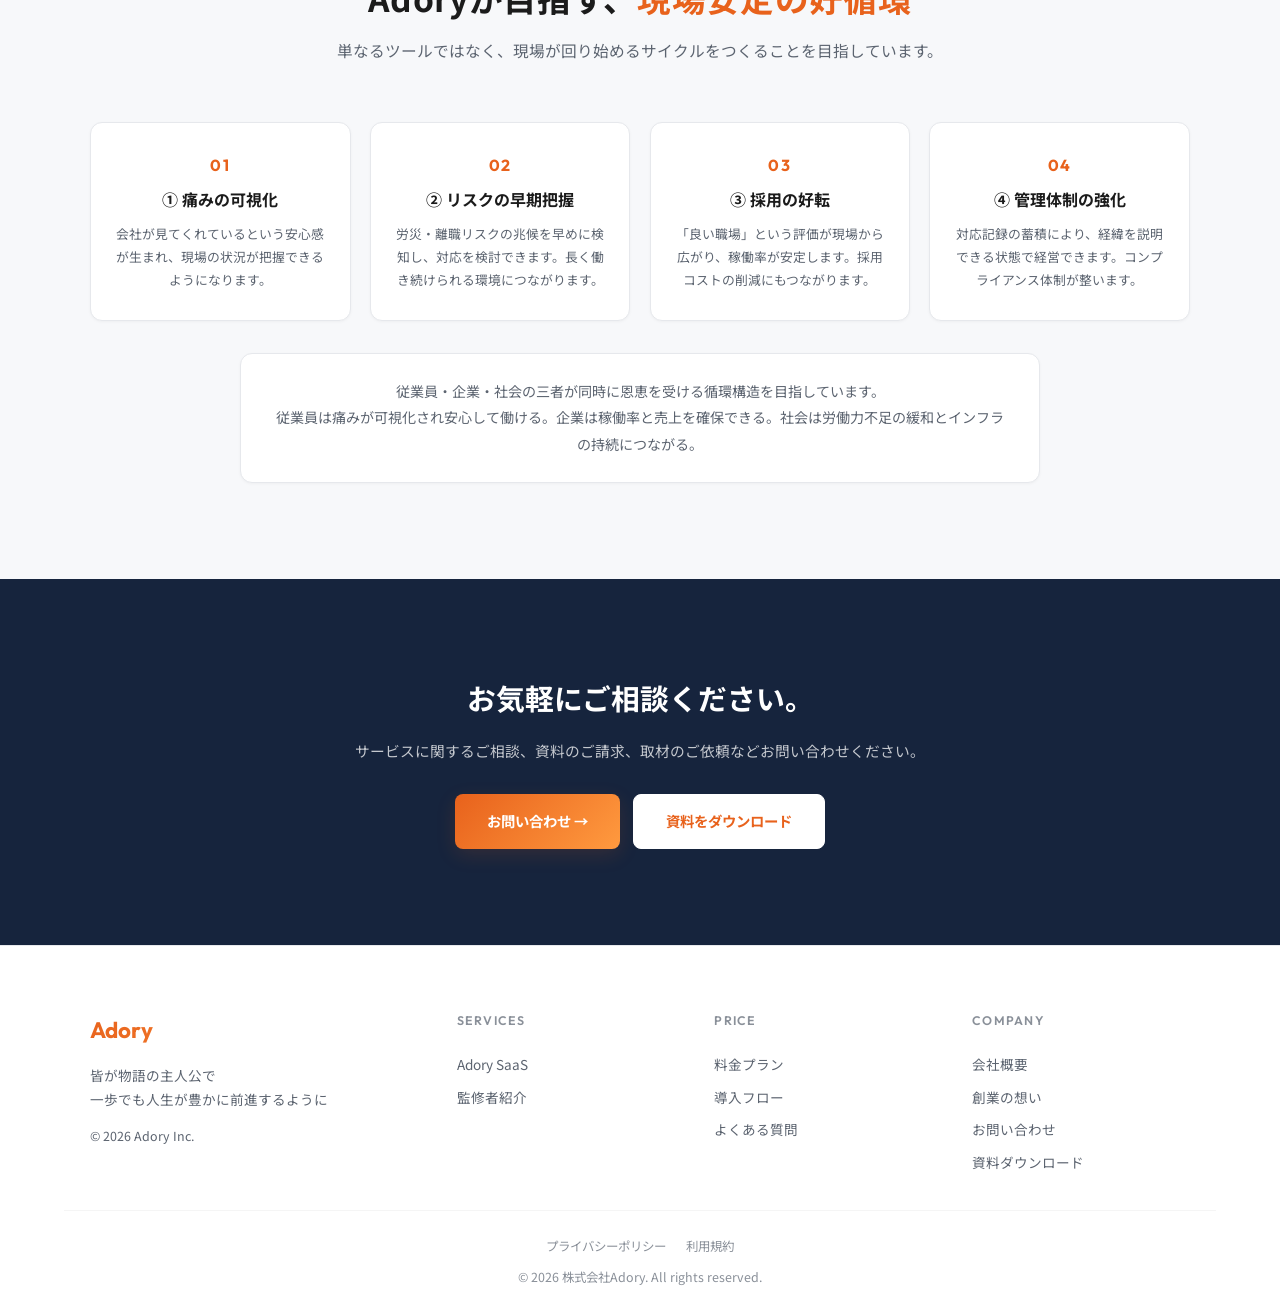
<file: company.html>
<!DOCTYPE html>
<html lang="ja">
<head>
  <meta charset="UTF-8">
  <meta name="viewport" content="width=device-width, initial-scale=1.0">
  <title>会社概要・創業の想い | 株式会社Adory</title>
  <meta name="description" content="株式会社Adory（アドリー）の会社概要。社名はAdvance（前進）×Story（物語）の造語。「皆が物語の主人公で、一歩でも人生が豊かに前進するように」というビジョンのもと、安全管理SaaS事業を運営。">
  <link rel="icon" href="favicon.ico">
  <link rel="preconnect" href="https://fonts.googleapis.com"><link rel="preconnect" href="https://fonts.gstatic.com" crossorigin><link href="https://fonts.googleapis.com/css2?family=Noto+Sans+JP:wght@300;400;500;700;900&family=Outfit:wght@300;400;600;700;800&display=swap" rel="stylesheet">
  <link rel="stylesheet" href="assets/style.css?v=1789480853">
</head>
<body class="page-company">
<button class="stb" id="stb" aria-label="Top">&#8593;</button>
<header id="hdr"><nav><a href="index.html" class="logo"><img src="images/logo.png" alt="Adory"></a><ul class="nav-menu" id="navMenu"><li><a href="service.html">サービス概要</a></li><li><a href="supervisor.html">監修者</a></li><li><a href="pricing.html">料金・導入</a></li><li><a href="company.html" class="active">会社概要</a></li><li class="nav-actions"><a href="contact.html?type=doc" class="nav-sub">資料ダウンロード</a><a href="contact.html" class="nav-cta">お問い合わせ</a></li></ul><div class="hamburger" id="hamburger"><span></span><span></span><span></span></div></nav></header>
<main>
<section class="page-hero"><div class="crumb"><a href="index.html">ホーム</a>　›　会社概要</div><div class="sl">Company</div><h1 class="st">会社概要</h1><p class="ss">皆が物語の主人公で、一歩でも人生が豊かに前進するように。</p></section>
<section class="vision" id="vision"><div class="ct">
  <div class="hero-label rv">Vision</div>
  <h2 class="hero-title rv">皆が物語の主人公で<br>一歩でも人生が<span class="accent">豊かに前進</span>するように</h2>
  <p class="hero-desc rv">「Adory」という社名は Advance（前進）× Story（物語）の造語。<br>「皆が物語の主人公で、一歩でも人生が豊かに前進するように」という想いを込めています。</p>
  <div class="hero-img-area rv"><img src="images/hero-vision.png" alt="Adory ビジョンイメージ"></div>
</div></section>
<section class="vision" style="padding-top:2rem" id="mission"><div class="ct">
  <div class="hero-label rv">Mission</div>
  <h2 class="hero-title rv">痛みを抱えても、<span class="accent">前進できる社会</span>へ</h2>
  <p class="hero-desc rv">私たちは身体・心・社会に存在するあらゆる痛みをデータ化し、<br>ケアや支援につなげる仕組みを構築します。<br>働く人と組織の持続可能性を高め、安心して働き続けられる社会を実現します。</p>
</div></section>
<section class="message-section" id="message"><div class="ct">
  <div class="sh rv"><div class="sl">Founder's Story</div><h2 class="st">創業の想い</h2></div>
  <div class="message-lead rv"><p>私の父も、現場仕事で働いていました。</p><p>ブルーワーカーの人にとって、<span class="o">身体が資本</span>です。</p><p>身体が動かなくなった瞬間、仕事も、仲間も、居場所も失われる。</p><p><span class="o">「壊れたら終わり」</span> ——それがこの国の現実です。</p></div>
  <div class="message-body rv"><p>現場仕事の父が脳梗塞を患い、離職に至った経験からこの会社を設立しました。</p><p>だからこそ、その構造を変えたい。働く人が壊れる前に、身体を守る仕組みをつくる。そして、もし壊れても、もう一度働ける社会にする。</p><p>間接的にでも、日本を支える現場産業の未来に貢献したいと考えています。</p></div>
  <div class="message-bottom rv">
    <div class="message-photo" style="background-image:url('images/ceo-profile.jpg')"></div>
    <div class="message-profile"><h4>代表取締役CEO 本田卓也</h4><p>法政大学卒業</p><p>2017年、大手人材会社で新規開拓営業、インサイドセールスの立ち上げメンバーを経験</p><p>2022年、スタートアップ企業で中途採用の人事を担当</p><p>2022年、パーソルキャリア株式会社でスタートアップ企業の人材紹介支援</p><p>2025年、株式会社Adory創業</p>
      <div class="social-links"><a href="https://note.com/taku898989" target="_blank" rel="noopener noreferrer" class="social-link"><span class="social-link-icon">N</span>note</a><a href="https://x.com/takuyanyan1216?s=21" target="_blank" rel="noopener noreferrer" class="social-link"><span class="social-link-icon">&#x1D54F;</span>X</a></div></div>
  </div>
</div></section>
<section class="company-section" id="about"><div class="ct">
  <div class="sh rv"><div class="sl">Company Profile</div><h2 class="st">会社概要</h2></div>
  <div class="company-table rv">
    <div class="company-row"><div class="company-label">会社名</div><div class="company-value">株式会社Adory（アドリー）</div></div>
    <div class="company-row"><div class="company-label">設立</div><div class="company-value">2025年4月14日</div></div>
    <div class="company-row"><div class="company-label">代表者</div><div class="company-value">代表取締役CEO 本田 卓也</div></div>
    <div class="company-row"><div class="company-label">事業内容</div><div class="company-value">安全管理SaaS事業<br>建設・運送・物流・介護などの現場仕事に特化</div></div>
    <div class="company-row"><div class="company-label">所在地</div><div class="company-value">〒142-0063 東京都品川区荏原6-1-9<br>東急目黒線 西小山駅 徒歩7分</div></div>
  </div>
</div></section>
<section class="cycle" id="cycle"><div class="ct">
  <div class="sh rv"><div class="sl">Cycle</div><h2 class="st"><span class="ph">Adoryが目指す、</span><span class="ph"><em>現場安定の好循環</em></span></h2><p class="ss">単なるツールではなく、現場が回り始めるサイクルをつくることを目指しています。</p></div>
  <div class="cycle-grid">
    <div class="cycle-card rv d1"><div class="cn">01</div><h3>① 痛みの可視化</h3><p>会社が見てくれているという安心感が生まれ、現場の状況が把握できるようになります。</p></div>
    <div class="cycle-card rv d2"><div class="cn">02</div><h3>② リスクの早期把握</h3><p>労災・離職リスクの兆候を早めに検知し、対応を検討できます。長く働き続けられる環境につながります。</p></div>
    <div class="cycle-card rv d3"><div class="cn">03</div><h3>③ 採用の好転</h3><p>「良い職場」という評価が現場から広がり、稼働率が安定します。採用コストの削減にもつながります。</p></div>
    <div class="cycle-card rv d4"><div class="cn">04</div><h3>④ 管理体制の強化</h3><p>対応記録の蓄積により、経緯を説明できる状態で経営できます。コンプライアンス体制が整います。</p></div>
  </div>
  <div class="cycle-note rv">従業員・企業・社会の三者が同時に恩恵を受ける循環構造を目指しています。<br>従業員は痛みが可視化され安心して働ける。企業は稼働率と売上を確保できる。社会は労働力不足の緩和とインフラの持続につながる。</div>
</div></section>
<section class="cta"><div class="cta-w rv">
  <h2>お気軽にご相談ください。</h2><p>サービスに関するご相談、資料のご請求、取材のご依頼などお問い合わせください。</p>
  <div class="btn-row"><a href="contact.html" class="btn-p">お問い合わせ &#8594;</a><a href="contact.html?type=doc" class="btn-s">資料をダウンロード</a></div>
  
</div></section>
</main>
<footer>
  <div class="ft-in">
    <div class="ft-brand"><div class="ft-logo">Adory</div><p>皆が物語の主人公で<br>一歩でも人生が豊かに前進するように</p><p style="margin-top:.8rem;font-size:.78rem">&#169; 2026 Adory Inc.</p></div>
    <div class="ft-col"><h4>Services</h4><a href="service.html">Adory SaaS</a><a href="supervisor.html">監修者紹介</a></div>
    <div class="ft-col"><h4>Price</h4><a href="pricing.html">料金プラン</a><a href="pricing.html#flow">導入フロー</a><a href="pricing.html#faq">よくある質問</a></div>
    <div class="ft-col"><h4>Company</h4><a href="company.html#about">会社概要</a><a href="company.html#message">創業の想い</a><a href="contact.html">お問い合わせ</a><a href="contact.html?type=doc">資料ダウンロード</a></div>
  </div>
  <div class="ft-bot"><div class="ft-bot-l"><a href="privacy.html">プライバシーポリシー</a><a href="terms.html">利用規約</a></div><p>&#169; 2026 株式会社Adory. All rights reserved.</p></div>
</footer>
<script src="assets/site.js?v=1789480853"></script>
</body>
</html>
</file>
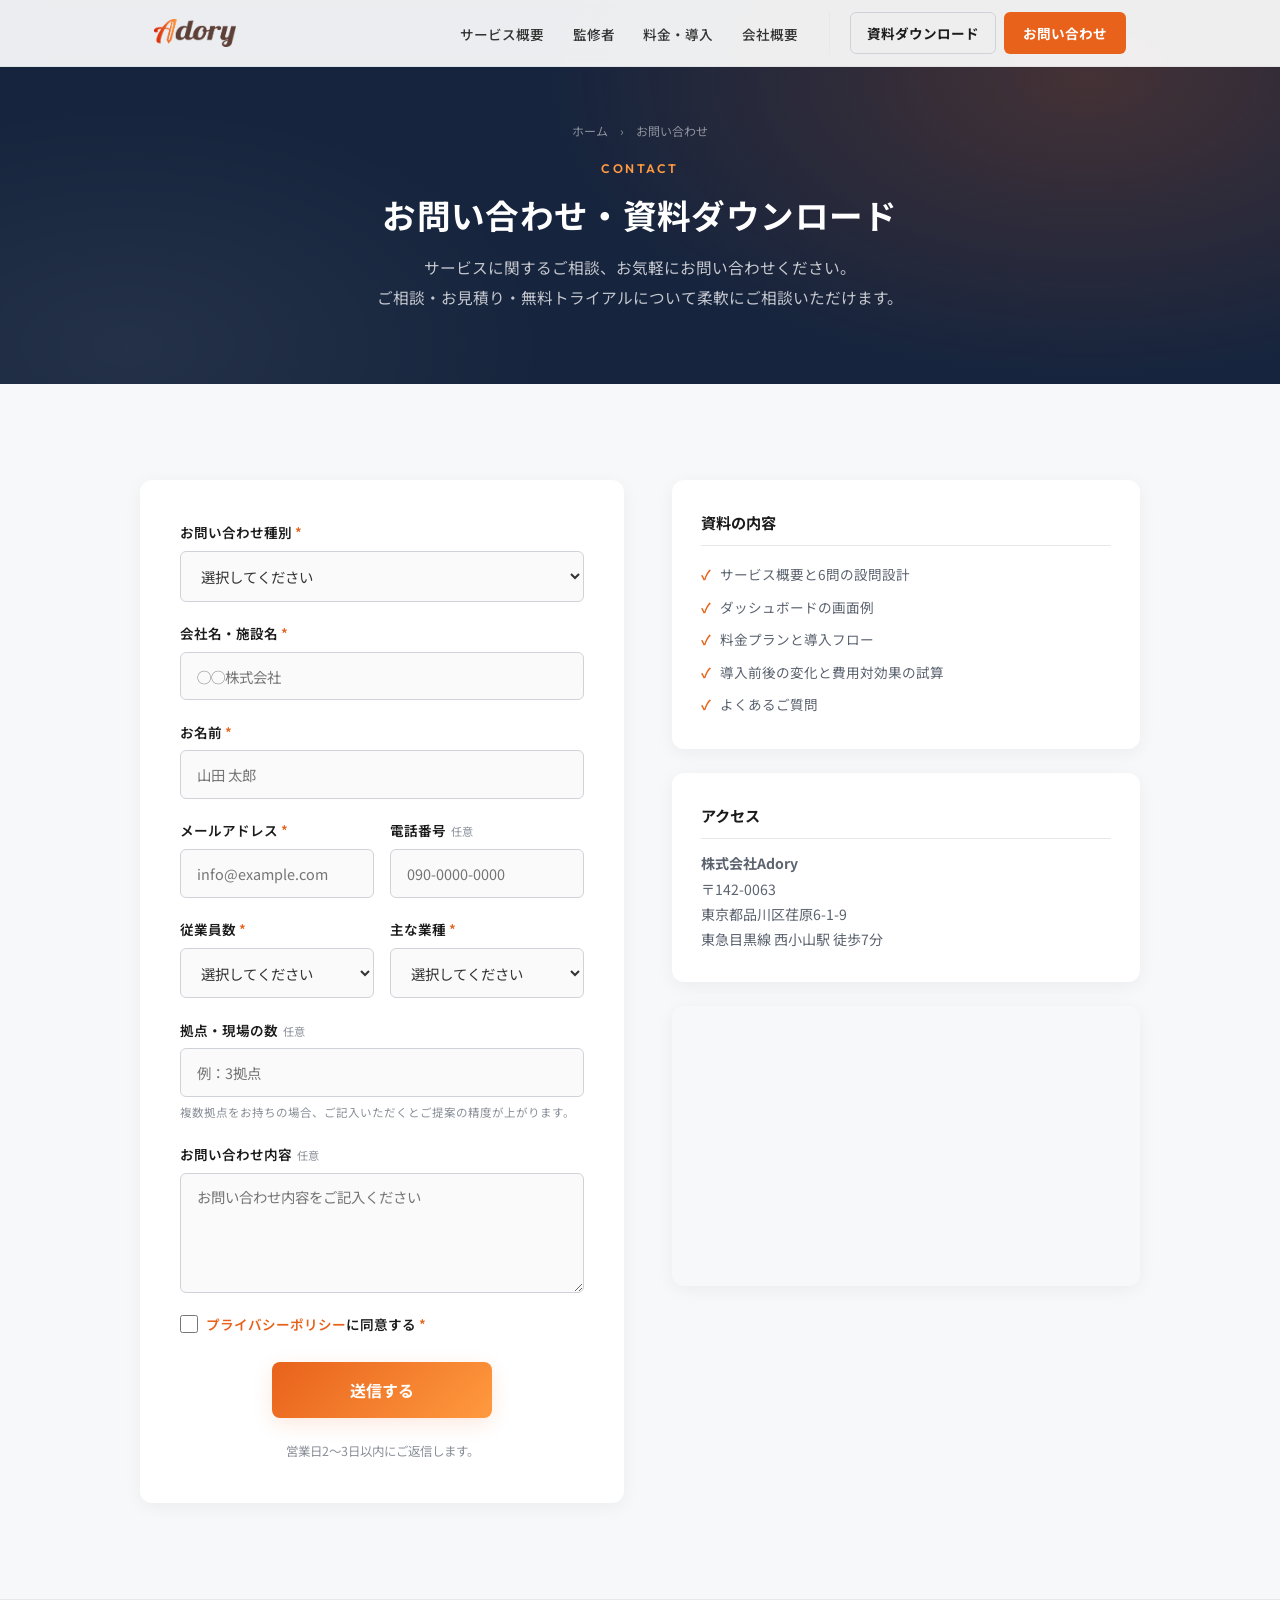
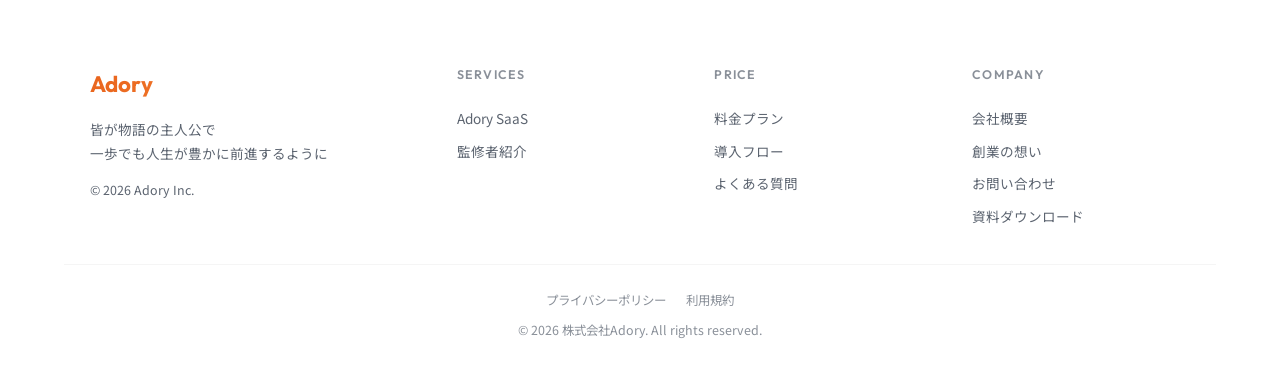
<file: contact.html>
<!DOCTYPE html>
<html lang="ja">
<head>
  <meta charset="UTF-8">
  <meta name="viewport" content="width=device-width, initial-scale=1.0">
  <title>お問い合わせ・資料ダウンロード | 株式会社Adory</title>
  <meta name="description" content="Adory SaaSに関するご相談、資料のご請求、お見積り、デモのお申し込みはこちらから。営業日2〜3日以内にご返信します。">
  <link rel="icon" href="favicon.ico">
  <link rel="preconnect" href="https://fonts.googleapis.com"><link rel="preconnect" href="https://fonts.gstatic.com" crossorigin><link href="https://fonts.googleapis.com/css2?family=Noto+Sans+JP:wght@300;400;500;700;900&family=Outfit:wght@300;400;600;700;800&display=swap" rel="stylesheet">
  <link rel="stylesheet" href="assets/style.css?v=1789480853">
</head>
<body class="page-contact">
<button class="stb" id="stb" aria-label="Top">&#8593;</button>
<header id="hdr"><nav><a href="index.html" class="logo"><img src="images/logo.png" alt="Adory"></a><ul class="nav-menu" id="navMenu"><li><a href="service.html">サービス概要</a></li><li><a href="supervisor.html">監修者</a></li><li><a href="pricing.html">料金・導入</a></li><li><a href="company.html">会社概要</a></li><li class="nav-actions"><a href="contact.html?type=doc" class="nav-sub">資料ダウンロード</a><a href="contact.html" class="nav-cta">お問い合わせ</a></li></ul><div class="hamburger" id="hamburger"><span></span><span></span><span></span></div></nav></header>
<main>
<section class="page-hero"><div class="crumb"><a href="index.html">ホーム</a>　›　お問い合わせ</div><div class="sl">Contact</div><h1 class="st">お問い合わせ・資料ダウンロード</h1><p class="ss">サービスに関するご相談、お気軽にお問い合わせください。<br>ご相談・お見積り・無料トライアルについて柔軟にご相談いただけます。</p></section>
<section class="contact-section" id="contact"><div class="ct">
  <div class="contact-grid rv">
    <div class="contact-form-card">
      <form class="contact-form" id="contactForm" action="https://api.web3forms.com/submit" method="POST">
        <input type="hidden" name="access_key" value="94ed97b3-ab0a-4e28-a6d4-ff1e5732f702">
        <input type="hidden" name="subject" value="【Adoryお問い合わせ】新しいお問い合わせが届きました">
        <input type="hidden" name="from_name" value="Adory お問い合わせフォーム">
        <input type="hidden" name="redirect" value="https://adory.co.jp/thanks.html?type=contact">
        <!-- スパムbotよけ（人間には見えない隠しフィールド。触らないでください） -->
        <input type="checkbox" name="botcheck" style="display:none" tabindex="-1" autocomplete="off">
        <div class="form-group"><label for="inquiry_type">お問い合わせ種別 <span class="required">*</span></label><select id="inquiry_type" name="inquiry_type" required><option value="">選択してください</option><option value="資料請求">資料請求</option><option value="無料相談・デモを希望">無料相談・デモを希望</option><option value="Adory SaaS について">Adory SaaS について</option><option value="お見積りの依頼">お見積りの依頼</option><option value="取材・その他">取材・その他</option></select></div>
        <div class="form-group"><label for="company">会社名・施設名 <span class="required">*</span></label><input type="text" id="company" name="company" required placeholder="◯◯株式会社"></div>
        <div class="form-group"><label for="name">お名前 <span class="required">*</span></label><input type="text" id="name" name="name" required placeholder="山田 太郎"></div>
        <div class="form-row">
          <div class="form-group"><label for="email">メールアドレス <span class="required">*</span></label><input type="email" id="email" name="email" required placeholder="info@example.com"></div>
          <div class="form-group"><label for="tel">電話番号<span class="optional">任意</span></label><input type="tel" id="tel" name="tel" placeholder="090-0000-0000"></div>
        </div>
        <div class="form-row">
          <div class="form-group"><label for="employees">従業員数 <span class="required">*</span></label><select id="employees" name="employees" required><option value="">選択してください</option><option value="30名以下">30名以下</option><option value="31〜50名">31〜50名</option><option value="51〜100名">51〜100名</option><option value="101〜300名">101〜300名</option><option value="301〜1,000名">301〜1,000名</option><option value="1,001名以上">1,001名以上</option></select></div>
          <div class="form-group"><label for="industry">主な業種 <span class="required">*</span></label><select id="industry" name="industry" required><option value="">選択してください</option><option value="建設">建設</option><option value="運送・物流">運送・物流</option><option value="タクシー">タクシー</option><option value="介護">介護</option><option value="製造">製造</option><option value="小売">小売</option><option value="その他">その他</option></select></div>
        </div>
        <div class="form-group"><label for="sites">拠点・現場の数<span class="optional">任意</span></label><input type="text" id="sites" name="sites" placeholder="例：3拠点"><div class="form-help">複数拠点をお持ちの場合、ご記入いただくとご提案の精度が上がります。</div></div>
        <div class="form-group"><label for="message">お問い合わせ内容<span class="optional">任意</span></label><textarea id="message" name="message" placeholder="お問い合わせ内容をご記入ください"></textarea></div>
        <div class="form-group"><label class="checkbox-label"><input type="checkbox" id="privacy" name="privacy_agreed" required value="プライバシーポリシーに同意"><span><a href="privacy.html" target="_blank" style="color:var(--red);font-weight:600">プライバシーポリシー</a>に同意する <span class="required">*</span></span></label></div>
        <button type="submit" class="submit-btn">送信する</button>
        <p class="form-after">営業日2〜3日以内にご返信します。</p>
      </form>
    </div>
    <div class="contact-info-col">
      <div class="contact-info-card"><h3>資料の内容</h3><ul><li>サービス概要と6問の設問設計</li><li>ダッシュボードの画面例</li><li>料金プランと導入フロー</li><li>導入前後の変化と費用対効果の試算</li><li>よくあるご質問</li></ul></div>
      <div class="contact-info-card"><h3>アクセス</h3><p><strong>株式会社Adory</strong><br>〒142-0063<br>東京都品川区荏原6-1-9<br>東急目黒線 西小山駅 徒歩7分</p></div>
      <div class="contact-map"><iframe src="https://www.google.com/maps/embed?pb=!1m18!1m12!1m3!1d1621.4188824266772!2d139.68268471!3d35.60945171!2m3!1f0!2f0!3f0!3m2!1i1024!2i768!4f13.1!3m3!1m2!1s0x0%3A0x0!2zMzXCsDM2JzM0LjAiTiAxMznCsDQwJzU3LjciRQ!5e0!3m2!1sja!2sjp!4v1691234567890!5m2!1sja!2sjp" allowfullscreen="" loading="lazy" referrerpolicy="no-referrer-when-downgrade" title="株式会社Adory所在地"></iframe></div>
    </div>
  </div>
</div></section>
</main>
<footer>
  <div class="ft-in">
    <div class="ft-brand"><div class="ft-logo">Adory</div><p>皆が物語の主人公で<br>一歩でも人生が豊かに前進するように</p><p style="margin-top:.8rem;font-size:.78rem">&#169; 2026 Adory Inc.</p></div>
    <div class="ft-col"><h4>Services</h4><a href="service.html">Adory SaaS</a><a href="supervisor.html">監修者紹介</a></div>
    <div class="ft-col"><h4>Price</h4><a href="pricing.html">料金プラン</a><a href="pricing.html#flow">導入フロー</a><a href="pricing.html#faq">よくある質問</a></div>
    <div class="ft-col"><h4>Company</h4><a href="company.html#about">会社概要</a><a href="company.html#message">創業の想い</a><a href="contact.html">お問い合わせ</a><a href="contact.html?type=doc">資料ダウンロード</a></div>
  </div>
  <div class="ft-bot"><div class="ft-bot-l"><a href="privacy.html">プライバシーポリシー</a><a href="terms.html">利用規約</a></div><p>&#169; 2026 株式会社Adory. All rights reserved.</p></div>
</footer>
<script src="assets/site.js?v=1789480853"></script>
</body>
</html>
</file>
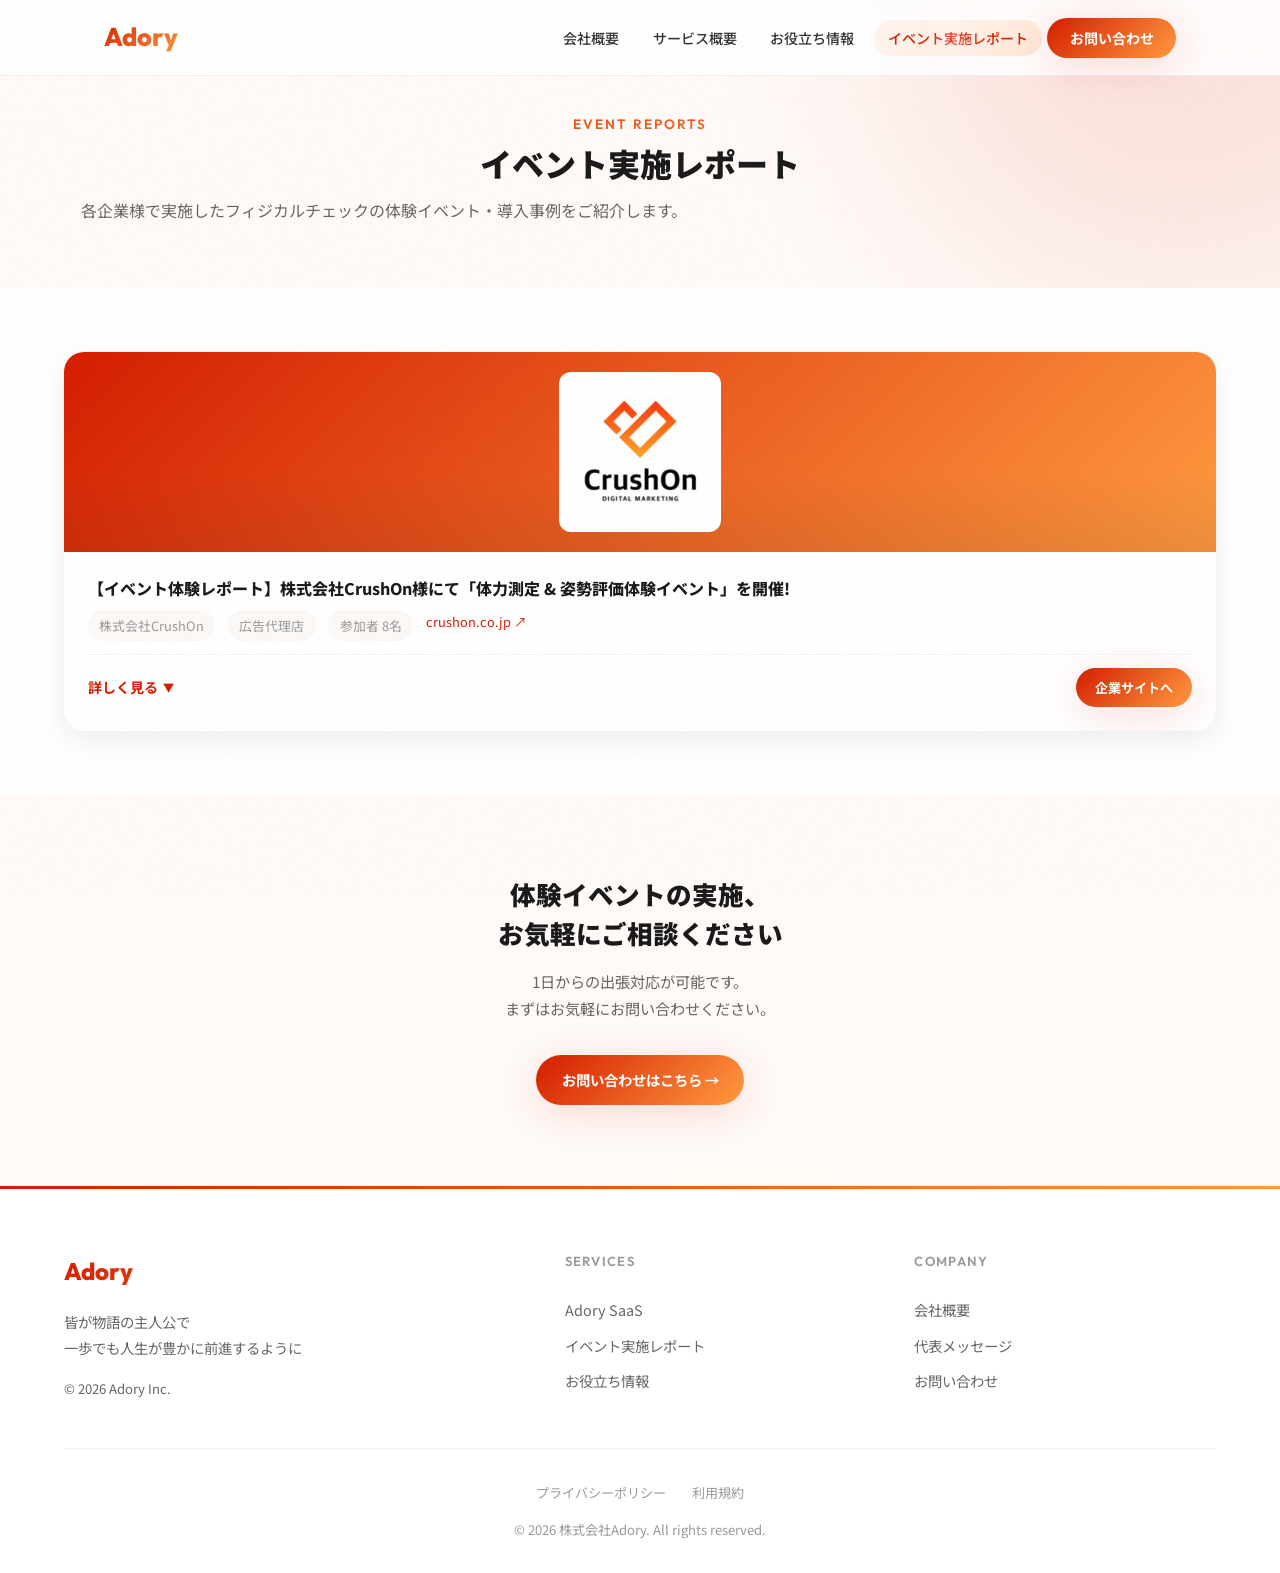
<file: event-report.html>
<!DOCTYPE html>
<html lang="ja">
<head>
  <meta charset="UTF-8">
  <meta name="viewport" content="width=device-width, initial-scale=1.0">
  <title>イベント実施レポート | 株式会社Adory</title>
  <meta name="description" content="各企業様で実施したフィジカルチェックの体験イベント・導入事例をご紹介します。">
  <link rel="preconnect" href="https://fonts.googleapis.com">
  <link rel="preconnect" href="https://fonts.gstatic.com" crossorigin>
  <link href="https://fonts.googleapis.com/css2?family=Noto+Sans+JP:wght@300;400;500;700;900&family=Outfit:wght@300;400;600;700;800&display=swap" rel="stylesheet">
  <style>
    :root{--red:#D41D00;--orange:#FF9A3F;--gradient:linear-gradient(135deg,#D41D00,#FF9A3F);--gradient-soft:linear-gradient(135deg,#fff5f0,#ffe8d6);--dark:#1a1a1a;--text:#333;--text-light:#666;--text-muted:#999;--bg:#fff;--bg-warm:#FFFAF7;--bg-section:#FBF8F6;--shadow-sm:0 2px 8px rgba(0,0,0,.06);--shadow-md:0 8px 30px rgba(0,0,0,.08);--shadow-lg:0 20px 60px rgba(0,0,0,.1);--shadow-glow:0 8px 40px rgba(212,29,0,.15);--radius:20px;--radius-sm:12px;--max-w:1200px;--font-jp:'Noto Sans JP',sans-serif;--font-en:'Outfit',sans-serif}
    *,*::before,*::after{box-sizing:border-box;margin:0;padding:0}
    html{scroll-behavior:smooth;scroll-padding-top:80px}
    body{font-family:var(--font-jp);color:var(--text);line-height:1.8;background:var(--bg);overflow-x:hidden}
    img{max-width:100%;display:block}a{text-decoration:none;color:inherit}ul,ol{list-style:none;padding:0}

    .reveal{opacity:0;transform:translateY(40px);transition:opacity .8s cubic-bezier(.16,1,.3,1),transform .8s cubic-bezier(.16,1,.3,1)}
    .reveal.visible{opacity:1;transform:translateY(0)}
    .reveal-delay-1{transition-delay:.12s}.reveal-delay-2{transition-delay:.24s}.reveal-delay-3{transition-delay:.36s}

    /* Header */
    header{position:fixed;top:0;width:100%;z-index:1000;background:rgba(255,255,255,.85);backdrop-filter:blur(20px);-webkit-backdrop-filter:blur(20px);border-bottom:1px solid rgba(0,0,0,.06);transition:box-shadow .3s,background .3s}
    header.scrolled{background:rgba(255,255,255,.95);box-shadow:0 4px 30px rgba(0,0,0,.08)}
    nav{max-width:var(--max-w);margin:0 auto;padding:.9rem 5%;display:flex;align-items:center;justify-content:space-between}
    .logo{font-family:var(--font-en);font-weight:800;font-size:1.6rem;background:var(--gradient);-webkit-background-clip:text;-webkit-text-fill-color:transparent;background-clip:text;cursor:pointer;transition:transform .3s}
    .logo:hover{transform:scale(1.03)}
    .nav-menu{display:flex;gap:.3rem;align-items:center}
    .nav-menu a{font-size:.88rem;font-weight:500;color:var(--text);padding:.5rem .9rem;border-radius:999px;transition:background .3s,color .3s;white-space:nowrap}
    .nav-menu a:hover,.nav-menu a.active{background:var(--gradient-soft);color:var(--red)}
    .nav-cta{background:var(--gradient)!important;color:#fff!important;padding:.6rem 1.4rem!important;font-weight:700!important;box-shadow:var(--shadow-glow);position:relative;overflow:hidden}
    .nav-cta::after{content:'';position:absolute;top:0;left:-100%;width:60%;height:100%;background:linear-gradient(90deg,transparent,rgba(255,255,255,.2),transparent);animation:navCtaShimmer 3s ease-in-out infinite}
    @keyframes navCtaShimmer{0%,100%{left:-100%}50%{left:120%}}
    .nav-cta:hover{transform:translateY(-2px)!important;box-shadow:0 12px 40px rgba(212,29,0,.25)!important}
    .hamburger{display:none;flex-direction:column;gap:5px;cursor:pointer;padding:4px;z-index:1002}
    .hamburger span{width:24px;height:2.5px;background:var(--dark);border-radius:2px;transition:transform .3s,opacity .3s}
    .hamburger.open span:nth-child(1){transform:rotate(45deg) translate(5px,5px)}
    .hamburger.open span:nth-child(2){opacity:0}
    .hamburger.open span:nth-child(3){transform:rotate(-45deg) translate(5px,-5px)}

    .section-label{font-family:var(--font-en);font-size:.85rem;font-weight:600;letter-spacing:.15em;text-transform:uppercase;background:var(--gradient);-webkit-background-clip:text;-webkit-text-fill-color:transparent;background-clip:text;margin-bottom:.3rem}
    .section-title{font-size:2rem;font-weight:900;line-height:1.4;color:var(--dark);margin-bottom:.6rem}
    .section-sub{font-size:1rem;color:var(--text-light);max-width:640px}
    .section-header{text-align:center;margin-bottom:3rem}
    .section-header .section-sub{margin:0 auto}

    .btn-primary{display:inline-flex;align-items:center;gap:.5rem;background:var(--gradient);color:#fff;padding:.75rem 1.6rem;border-radius:999px;font-weight:700;font-size:.9rem;box-shadow:var(--shadow-glow);transition:transform .35s cubic-bezier(.16,1,.3,1),box-shadow .35s;position:relative;overflow:hidden}
    .btn-primary::after{content:'';position:absolute;top:0;left:-100%;width:60%;height:100%;background:linear-gradient(90deg,transparent,rgba(255,255,255,.25),transparent);transition:left .6s ease}
    .btn-primary:hover::after{left:120%}
    .btn-primary:hover{transform:translateY(-3px);box-shadow:0 12px 40px rgba(212,29,0,.3)}

    /* Page Hero */
    .page-hero{padding:7rem 5% 4rem;text-align:center;background:var(--bg-warm);position:relative;overflow:hidden}
    .page-hero::before{content:'';position:absolute;width:600px;height:600px;border-radius:50%;filter:blur(100px);opacity:.1;background:var(--red);top:-300px;right:-200px}
    .page-hero .section-label,.page-hero .section-title,.page-hero .section-sub{position:relative;z-index:1}
    @keyframes fadeSlideIn{from{opacity:0;transform:translateY(25px)}to{opacity:1;transform:translateY(0)}}
    .page-hero .section-label{animation:fadeSlideIn .8s .1s both}
    .page-hero .section-title{animation:fadeSlideIn .8s .3s both}
    .page-hero .section-sub{animation:fadeSlideIn .8s .5s both}

    /* Report Grid */
    .reports-section{padding:4rem 5%;background:var(--bg)}
    .reports-wrap{max-width:var(--max-w);margin:0 auto}
    .report-grid{display:grid;grid-template-columns:repeat(auto-fit,minmax(340px,1fr));gap:1.5rem}

    /* Report Card */
    .report-card{background:#fff;border-radius:var(--radius);box-shadow:var(--shadow-md);overflow:hidden;transition:transform .4s cubic-bezier(.16,1,.3,1),box-shadow .4s}
    .report-card:hover{transform:translateY(-4px);box-shadow:var(--shadow-lg)}

    .card-thumb{height:200px;background:var(--gradient);display:flex;align-items:center;justify-content:center;position:relative;overflow:hidden}
    .card-thumb img{max-height:160px;max-width:90%;object-fit:contain;background:#fff;padding:10px;border-radius:var(--radius-sm);position:relative;z-index:1}
    .card-thumb::after{content:'';position:absolute;inset:0;background:linear-gradient(180deg,transparent 60%,rgba(0,0,0,.08) 100%)}

    .card-body{padding:1.5rem}
    .card-title{font-size:1rem;font-weight:800;color:var(--dark);margin-bottom:.6rem;line-height:1.5}
    .card-meta{display:flex;gap:.8rem;flex-wrap:wrap;margin-bottom:.8rem}
    .card-meta span{font-size:.8rem;color:var(--text-muted);background:var(--bg-section);padding:.25rem .7rem;border-radius:999px}
    .card-meta a{color:var(--red);font-size:.8rem}

    .toggle-area{display:flex;align-items:center;justify-content:space-between;border-top:1px solid #f5f5f5;padding-top:.8rem;margin-top:.4rem}
    .toggle-btn{background:none;border:none;color:var(--red);font-weight:700;font-size:.88rem;cursor:pointer;font-family:var(--font-jp);display:flex;align-items:center;gap:.3rem;padding:.3rem 0;transition:opacity .3s}
    .toggle-btn:hover{opacity:.7}
    .chev{display:inline-block;transition:transform .3s ease;font-size:.7rem}
    .toggle-btn[aria-expanded="true"] .chev{transform:rotate(180deg)}

    /* Detail Expandable */
    .report-detail{max-height:0;overflow:hidden;transition:max-height .5s cubic-bezier(.16,1,.3,1)}
    .detail-inner{padding:1.5rem;border-top:1px solid #f5f5f5}

    .detail-heading{font-size:1rem;font-weight:800;color:var(--red);margin-bottom:.5rem}
    .detail-block{margin-bottom:1.5rem}
    .detail-block h4{font-size:.95rem;font-weight:700;color:var(--dark);margin-bottom:.4rem}
    .detail-block p{font-size:.9rem;color:var(--text-light);margin-bottom:.4rem}
    .detail-block strong{color:var(--dark)}

    .bullet{padding:0}
    .bullet li{position:relative;padding-left:1.2rem;margin-bottom:.4rem;font-size:.9rem;color:var(--text-light)}
    .bullet li::before{content:'';width:6px;height:6px;border-radius:50%;background:var(--gradient);position:absolute;left:0;top:.65rem}

    ol.bullet{counter-reset:step}
    ol.bullet li{counter-increment:step;padding-left:1.6rem}
    ol.bullet li::before{content:counter(step);width:20px;height:20px;border-radius:50%;background:var(--gradient);color:#fff;font-size:.7rem;font-weight:700;display:flex;align-items:center;justify-content:center;position:absolute;left:0;top:.3rem}

    .gallery{display:grid;grid-template-columns:repeat(auto-fit,minmax(180px,1fr));gap:.8rem;margin-top:.6rem}
    .gallery img{width:100%;height:160px;object-fit:cover;border-radius:var(--radius-sm);background:#f2f2f2;transition:transform .4s}
    .gallery img:hover{transform:scale(1.03)}

    .cta-inline{margin-top:.8rem;display:flex;gap:.8rem;flex-wrap:wrap}

    /* CTA Section */
    .cta-section{padding:5rem 5%;text-align:center;background:var(--bg-warm)}
    .cta-wrap{max-width:700px;margin:0 auto}
    .cta-wrap h2{font-size:1.6rem;font-weight:900;color:var(--dark);margin-bottom:1rem;line-height:1.5}
    .cta-wrap p{color:var(--text-light);margin-bottom:2rem;font-size:.95rem}

    /* Footer */
    footer{background:rgba(255,255,255,.95);color:var(--text);padding:4rem 5% 2rem;position:relative;overflow:hidden;border-top:1px solid rgba(0,0,0,.06)}
    footer::before{content:'';position:absolute;top:0;left:0;right:0;height:3px;background:var(--gradient)}
    .footer-inner{max-width:var(--max-w);margin:0 auto;display:grid;grid-template-columns:1.5fr 1fr 1fr;gap:3rem;margin-bottom:3rem}
    .footer-brand .footer-logo{font-family:var(--font-en);font-size:1.5rem;font-weight:800;margin-bottom:1rem;background:var(--gradient);-webkit-background-clip:text;-webkit-text-fill-color:transparent;background-clip:text}
    .footer-brand p{font-size:.9rem;color:var(--text-light);line-height:1.8}
    .footer-col h4{font-size:.82rem;font-family:var(--font-en);font-weight:600;letter-spacing:.1em;text-transform:uppercase;color:var(--text-muted);margin-bottom:1.2rem}
    .footer-col a{display:block;font-size:.9rem;color:var(--text-light);padding:.3rem 0;transition:color .3s,padding-left .3s}
    .footer-col a:hover{color:var(--red);padding-left:.3rem}
    .footer-bottom{text-align:center;padding-top:2rem;border-top:1px solid rgba(0,0,0,.06);font-size:.82rem;color:var(--text-muted)}
    .footer-bottom-links{margin-bottom:.8rem}
    .footer-bottom-links a{color:var(--text-muted);margin:0 .8rem;transition:color .3s}
    .footer-bottom-links a:hover{color:var(--red)}

    .scroll-top{position:fixed;bottom:2rem;right:2rem;width:48px;height:48px;border-radius:50%;background:var(--gradient);color:#fff;border:none;cursor:pointer;font-size:1.2rem;display:flex;align-items:center;justify-content:center;box-shadow:var(--shadow-glow);opacity:0;transform:translateY(20px);transition:opacity .4s,transform .4s cubic-bezier(.16,1,.3,1);z-index:999}
    .scroll-top.show{opacity:1;transform:translateY(0)}.scroll-top:hover{transform:translateY(-4px) scale(1.1);box-shadow:0 12px 40px rgba(212,29,0,.3)}

    .page-loader{position:fixed;top:0;left:0;right:0;bottom:0;background:#fff;z-index:9999;display:flex;align-items:center;justify-content:center;transition:opacity .5s,visibility .5s}
    .page-loader.hidden{opacity:0;visibility:hidden}
    .loader-dot{width:12px;height:12px;border-radius:50%;background:var(--gradient);margin:0 4px;animation:loaderBounce .6s ease-in-out infinite alternate}
    .loader-dot:nth-child(2){animation-delay:.15s}.loader-dot:nth-child(3){animation-delay:.3s}
    @keyframes loaderBounce{to{transform:translateY(-12px);opacity:.4}}

    body::after{content:'';position:fixed;top:0;left:0;right:0;bottom:0;pointer-events:none;z-index:9998;opacity:.02;background-image:url("data:image/svg+xml,%3Csvg viewBox='0 0 256 256' xmlns='http://www.w3.org/2000/svg'%3E%3Cfilter id='n'%3E%3CfeTurbulence type='fractalNoise' baseFrequency='0.9' numOctaves='4' stitchTiles='stitch'/%3E%3C/filter%3E%3Crect width='100%25' height='100%25' filter='url(%23n)'/%3E%3C/svg%3E")}

    @media(max-width:768px){
      .nav-menu{display:none;position:absolute;top:100%;left:0;right:0;background:rgba(255,255,255,.98);backdrop-filter:blur(20px);flex-direction:column;align-items:center;gap:.3rem;z-index:999;padding:1.5rem 1rem;box-shadow:0 8px 30px rgba(0,0,0,.1);border-bottom:1px solid rgba(0,0,0,.06)}
      .nav-menu.active{display:flex}.nav-menu a{font-size:1.1rem;padding:.8rem 1.5rem}
      .hamburger{display:flex;z-index:1002}
      .report-grid{grid-template-columns:1fr}
      .footer-inner{grid-template-columns:1fr;gap:2rem;text-align:center}
    }
    @media(max-width:480px){
      .page-hero{padding:6rem 5% 3rem}
      .section-title{font-size:1.5rem}
    }
  </style>
</head>
<body>
  <div class="page-loader" id="pageLoader"><div class="loader-dot"></div><div class="loader-dot"></div><div class="loader-dot"></div></div>
  <button class="scroll-top" id="scrollTop" aria-label="Top">&#8593;</button>

  <header id="header">
    <nav>
      <a href="index.html" class="logo">Adory</a>
      <ul class="nav-menu" id="navMenu">
        <li><a href="index.html#about">会社概要</a></li>
        <li><a href="service.html">サービス概要</a></li>
        <li><a href="https://adory-media.studio.site" target="_blank" rel="noopener noreferrer">お役立ち情報</a></li>
        <li><a href="event-report.html" class="active">イベント実施レポート</a></li>
        <li><a href="index.html#contact" class="nav-cta">お問い合わせ</a></li>
      </ul>
      <div class="hamburger" id="hamburger"><span></span><span></span><span></span></div>
    </nav>
  </header>

  <main>
    <!-- Page Hero -->
    <section class="page-hero">
      <div class="section-label">Event Reports</div>
      <h1 class="section-title">イベント実施レポート</h1>
      <p class="section-sub">各企業様で実施したフィジカルチェックの体験イベント・導入事例をご紹介します。</p>
    </section>

    <!-- Reports Grid -->
    <section class="reports-section">
      <div class="reports-wrap">
        <div class="report-grid">

          <!-- Report Card: CrushOn -->
          <article class="report-card reveal" id="report-crushon">
            <div class="card-thumb">
              <img src="thumb-crushon.png" alt="CrushOn イベントサムネイル">
            </div>
            <div class="card-body">
              <h3 class="card-title">【イベント体験レポート】株式会社CrushOn様にて「体力測定 &amp; 姿勢評価体験イベント」を開催!</h3>
              <div class="card-meta">
                <span>株式会社CrushOn</span>
                <span>広告代理店</span>
                <span>参加者 8名</span>
                <a href="https://crushon.co.jp/" target="_blank" rel="noopener">crushon.co.jp &#8599;</a>
              </div>
              <div class="toggle-area">
                <button class="toggle-btn" aria-expanded="false" aria-controls="detail-crushon">詳しく見る <span class="chev">&#9660;</span></button>
                <a class="btn-primary" href="https://crushon.co.jp/" target="_blank" rel="noopener" style="padding:.5rem 1.2rem;font-size:.82rem">企業サイトへ</a>
              </div>
            </div>

            <div class="report-detail" id="detail-crushon" role="region">
              <div class="detail-inner">
                <div class="detail-block">
                  <div class="detail-heading">開催概要</div>
                  <p>2025年8月19日、株式会社CrushOn本社にて、従業員の皆さま向けに身体のコンディションチェックイベントを開催しました。</p>
                  <ul class="bullet">
                    <li>テーマ：「自分の身体を知る」</li>
                    <li>参加者：8名（20〜30代、デスクワーク中心）</li>
                    <li>イベント時間：2時間半</li>
                    <li>理学療法士：1名</li>
                  </ul>
                </div>

                <div class="detail-block">
                  <h4>&#x1F938; 体験内容</h4>
                  <p><strong>&#x2705; 体力測定 &amp; 姿勢評価（全体実施）</strong><br>日常生活や業務で偏りがちな身体の使い方や姿勢をチェック。専門家が1人ひとりに具体的な改善アドバイスを行いました。</p>
                  <p><strong>&#x2705; Body Navigation（施術 / 3名参加）</strong><br>理学療法士による約20分間の施術を実施。身体のゆがみ・可動域の改善に加えて、自宅でできるセルフケア指導も行いました。</p>
                </div>

                <div class="detail-block">
                  <h4>&#x1F4F8; 実施の様子</h4>
                  <div class="gallery">
                    <img src="crushon-01.jpg" alt="イベント実施の様子1">
                    <img src="crushon-02.jpg" alt="イベント実施の様子2">
                    <img src="crushon-03.jpg" alt="イベント実施の様子3">
                  </div>
                </div>

                <div class="detail-block">
                  <h4>&#x1F4CA; 体験アンケート結果</h4>
                  <ul class="bullet">
                    <li>生活や運動習慣を変えてみようと思いましたか？ → 約75%が「ややそう思う」</li>
                    <li>Body Navigationで"身体面の気づき"はありましたか？ → 全員が「ややあった」</li>
                    <li>今後このような機会を定期的に実施してほしいですか？ → 約75%が「やや興味がある」</li>
                  </ul>
                </div>

                <div class="detail-block">
                  <h4>&#x1F5E3; 参加者の声</h4>
                  <ul class="bullet">
                    <li>「普段の姿勢の癖が分かるとともに、今後のリスクを知れた」</li>
                    <li>「施術後、自宅でもできるセルフケアを教えてもらえたのがありがたい」</li>
                    <li>「腰痛の原因が分かり、改善のヒントが得られた」</li>
                  </ul>
                </div>

                <div class="detail-block">
                  <h4>&#x1F4DD; まとめと今後の改善</h4>
                  <p>本イベントでは「体を知る」ということに着目して設計をしました。若手社員中心ながら、全員が何らかの気づきを得ており、7割以上が"生活改善"に前向きな意識変化を感じられました。</p>
                  <p>今後フィジカルチェックの結果をより日常生活に活かせる形で提供することで、社員の健康課題に即対応できるように改善中です。</p>
                  <p>フィジカルの「評価」で終わらず、理学療法士だからこそできることを突き詰めて、サービスの改善をしていきます。</p>
                </div>

                <div class="detail-block">
                  <h4>&#x1F50E; このような企業様におすすめ！</h4>
                  <ul class="bullet">
                    <li>オフィスワーク中心で肩こり・腰痛が頻発</li>
                    <li>"実感を持てる"体験型施策を検討中</li>
                    <li>単発導入でスモールスタートしたい</li>
                    <li>建設・小売・介護・物流など立ち仕事/移動が多い職種</li>
                  </ul>
                </div>

                <div class="detail-block">
                  <h4>&#x1F680; 導入までの流れ（例）</h4>
                  <ol class="bullet">
                    <li>実施希望日・時間を調整（1日単位〜相談可）</li>
                    <li>会議室などのスペースをご用意いただくだけ</li>
                    <li>専門スタッフが出張して測定・施術を実施</li>
                    <li>結果報告・アンケートレポートのご提出も可能</li>
                    <li>オンライン相談・伴走支援で本質的な「痛み」改善も相談可能</li>
                  </ol>
                </div>

                <div class="detail-block">
                  <h4>&#x1F4B0; 導入費用（例）</h4>
                  <p>体力測定＋姿勢評価＋フィジカル検診コース（オプション）：<strong>1人あたり6,000円〜</strong>（現在トライアル導入も進めているので費用はご相談ください）</p>
                  <p>個人の身体に合わせたフィードバックレポートは<strong>無料提供</strong>しております。</p>
                </div>

                <div class="detail-block">
                  <h4>&#x1F4E9; お問い合わせ・資料請求はこちらから</h4>
                  <div class="cta-inline">
                    <a class="btn-primary" href="index.html#contact">お問い合わせ・資料請求はこちら &#8594;</a>
                  </div>
                  <p style="margin-top:.6rem;font-size:.88rem;color:var(--text-light)">1日からの実施・出張対応も可能です。ご希望の企業様はお気軽にお問い合わせください！</p>
                </div>
              </div>
            </div>
          </article>

        </div>
      </div>
    </section>

    <!-- CTA -->
    <section class="cta-section">
      <div class="cta-wrap reveal">
        <h2>体験イベントの実施、<br>お気軽にご相談ください</h2>
        <p>1日からの出張対応が可能です。<br>まずはお気軽にお問い合わせください。</p>
        <a href="index.html#contact" class="btn-primary">お問い合わせはこちら &#8594;</a>
      </div>
    </section>
  </main>

  <footer>
    <div class="footer-inner">
      <div class="footer-brand"><div class="footer-logo">Adory</div><p>皆が物語の主人公で<br>一歩でも人生が豊かに前進するように</p><p style="margin-top:1rem;font-size:.82rem">&#169; 2026 Adory Inc.</p></div>
      <div class="footer-col"><h4>Services</h4><a href="service.html">Adory SaaS</a><a href="event-report.html">イベント実施レポート</a><a href="https://adory-media.studio.site" target="_blank" rel="noopener noreferrer">お役立ち情報</a></div>
      <div class="footer-col"><h4>Company</h4><a href="index.html#about">会社概要</a><a href="index.html#message">代表メッセージ</a><a href="index.html#contact">お問い合わせ</a></div>
    </div>
    <div class="footer-bottom"><div class="footer-bottom-links"><a href="privacy.html">プライバシーポリシー</a><a href="terms.html">利用規約</a></div><p>&#169; 2026 株式会社Adory. All rights reserved.</p></div>
  </footer>

  <script>
    window.addEventListener('load',()=>{setTimeout(()=>document.getElementById('pageLoader').classList.add('hidden'),600)});
    const header=document.getElementById('header'),scrollTopBtn=document.getElementById('scrollTop');
    window.addEventListener('scroll',()=>{const y=window.scrollY;header.classList.toggle('scrolled',y>50);scrollTopBtn.classList.toggle('show',y>500)});
    scrollTopBtn.addEventListener('click',()=>window.scrollTo({top:0,behavior:'smooth'}));
    const hamburger=document.getElementById('hamburger'),navMenu=document.getElementById('navMenu');
    hamburger.addEventListener('click',()=>{hamburger.classList.toggle('open');navMenu.classList.toggle('active')});
    navMenu.querySelectorAll('a').forEach(a=>{a.addEventListener('click',()=>{hamburger.classList.remove('open');navMenu.classList.remove('active')})});
    const revealEls=document.querySelectorAll('.reveal');
    const observer=new IntersectionObserver(entries=>{entries.forEach(e=>{if(e.isIntersecting)e.target.classList.add('visible')})},{threshold:.12,rootMargin:'0px 0px -40px 0px'});
    revealEls.forEach(el=>observer.observe(el));
    // Toggle detail
    document.querySelectorAll('.report-card').forEach(card=>{
      const btn=card.querySelector('.toggle-btn'),detail=card.querySelector('.report-detail');
      if(!btn||!detail)return;
      btn.addEventListener('click',()=>{
        const expanded=btn.getAttribute('aria-expanded')==='true';
        btn.setAttribute('aria-expanded',String(!expanded));
        detail.style.maxHeight=expanded?'0':(detail.scrollHeight+'px');
      });
    });
  </script>
</body>
</html>
</file>
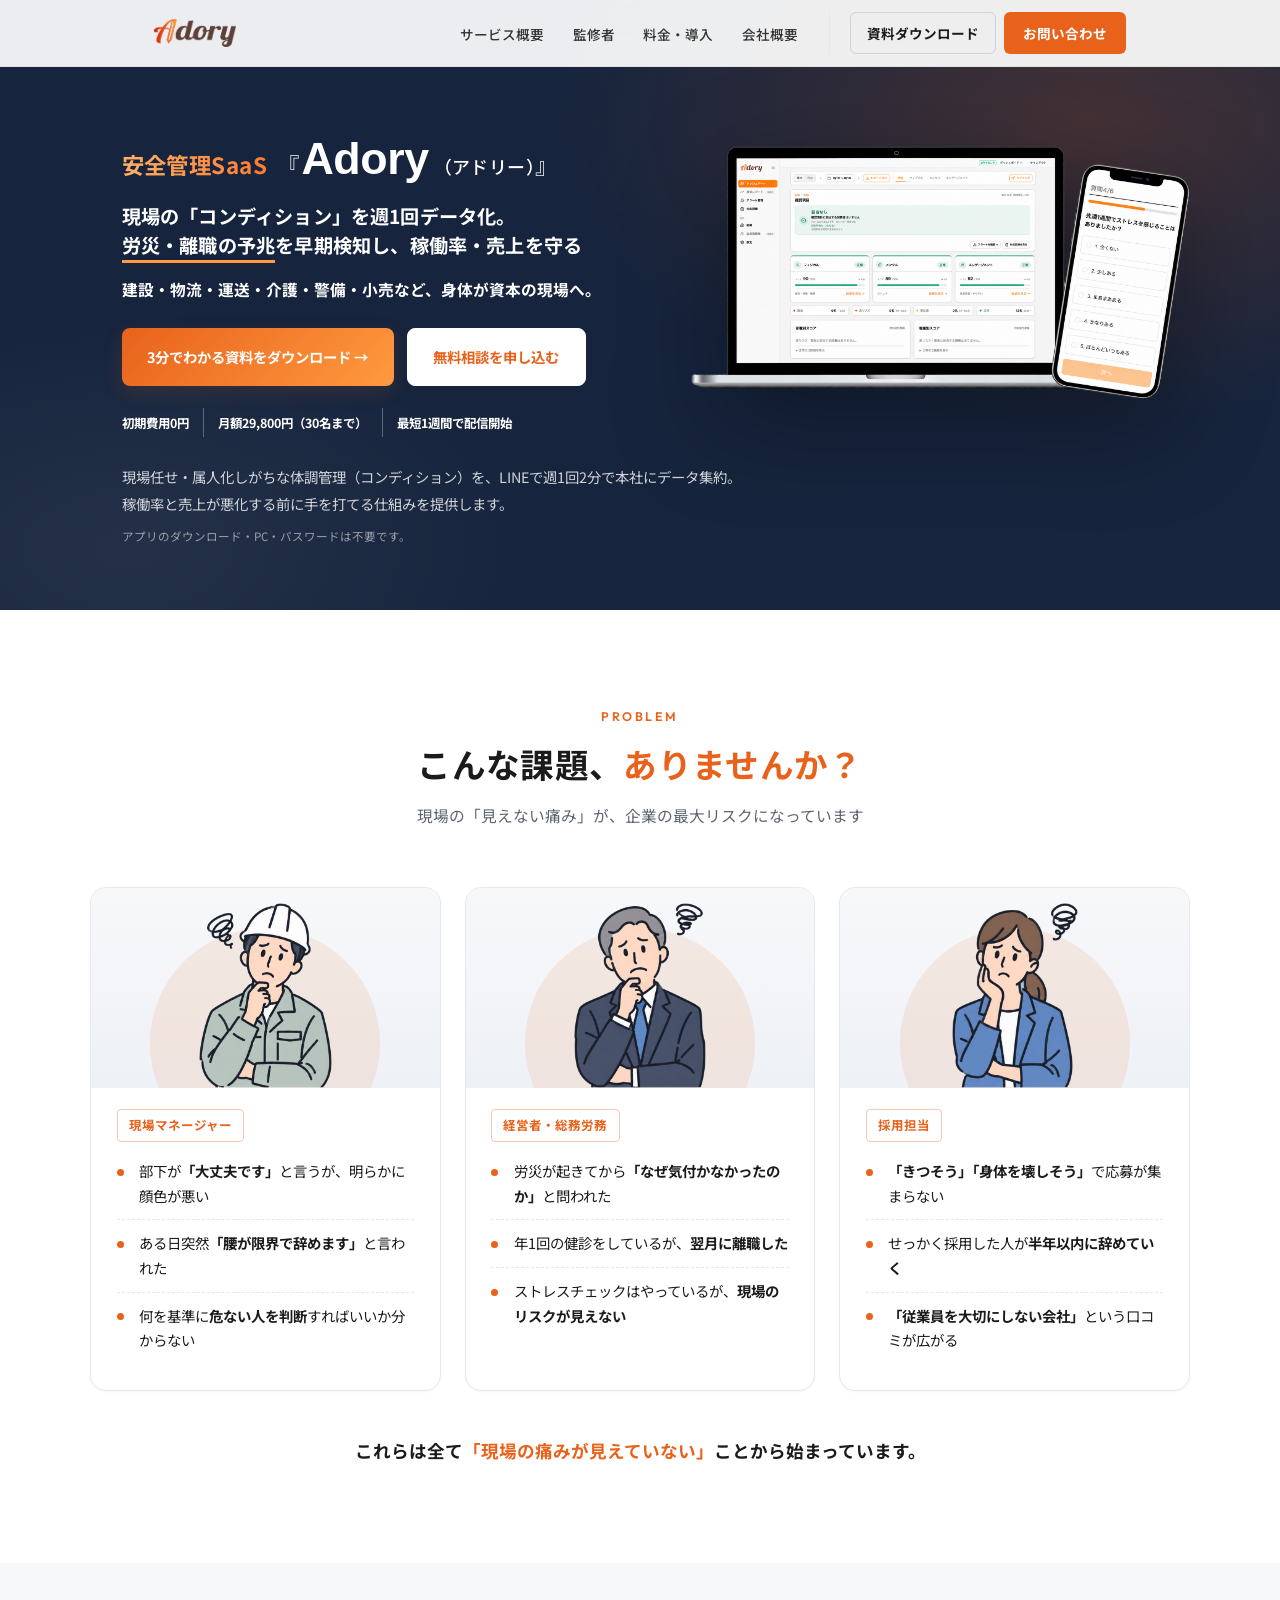
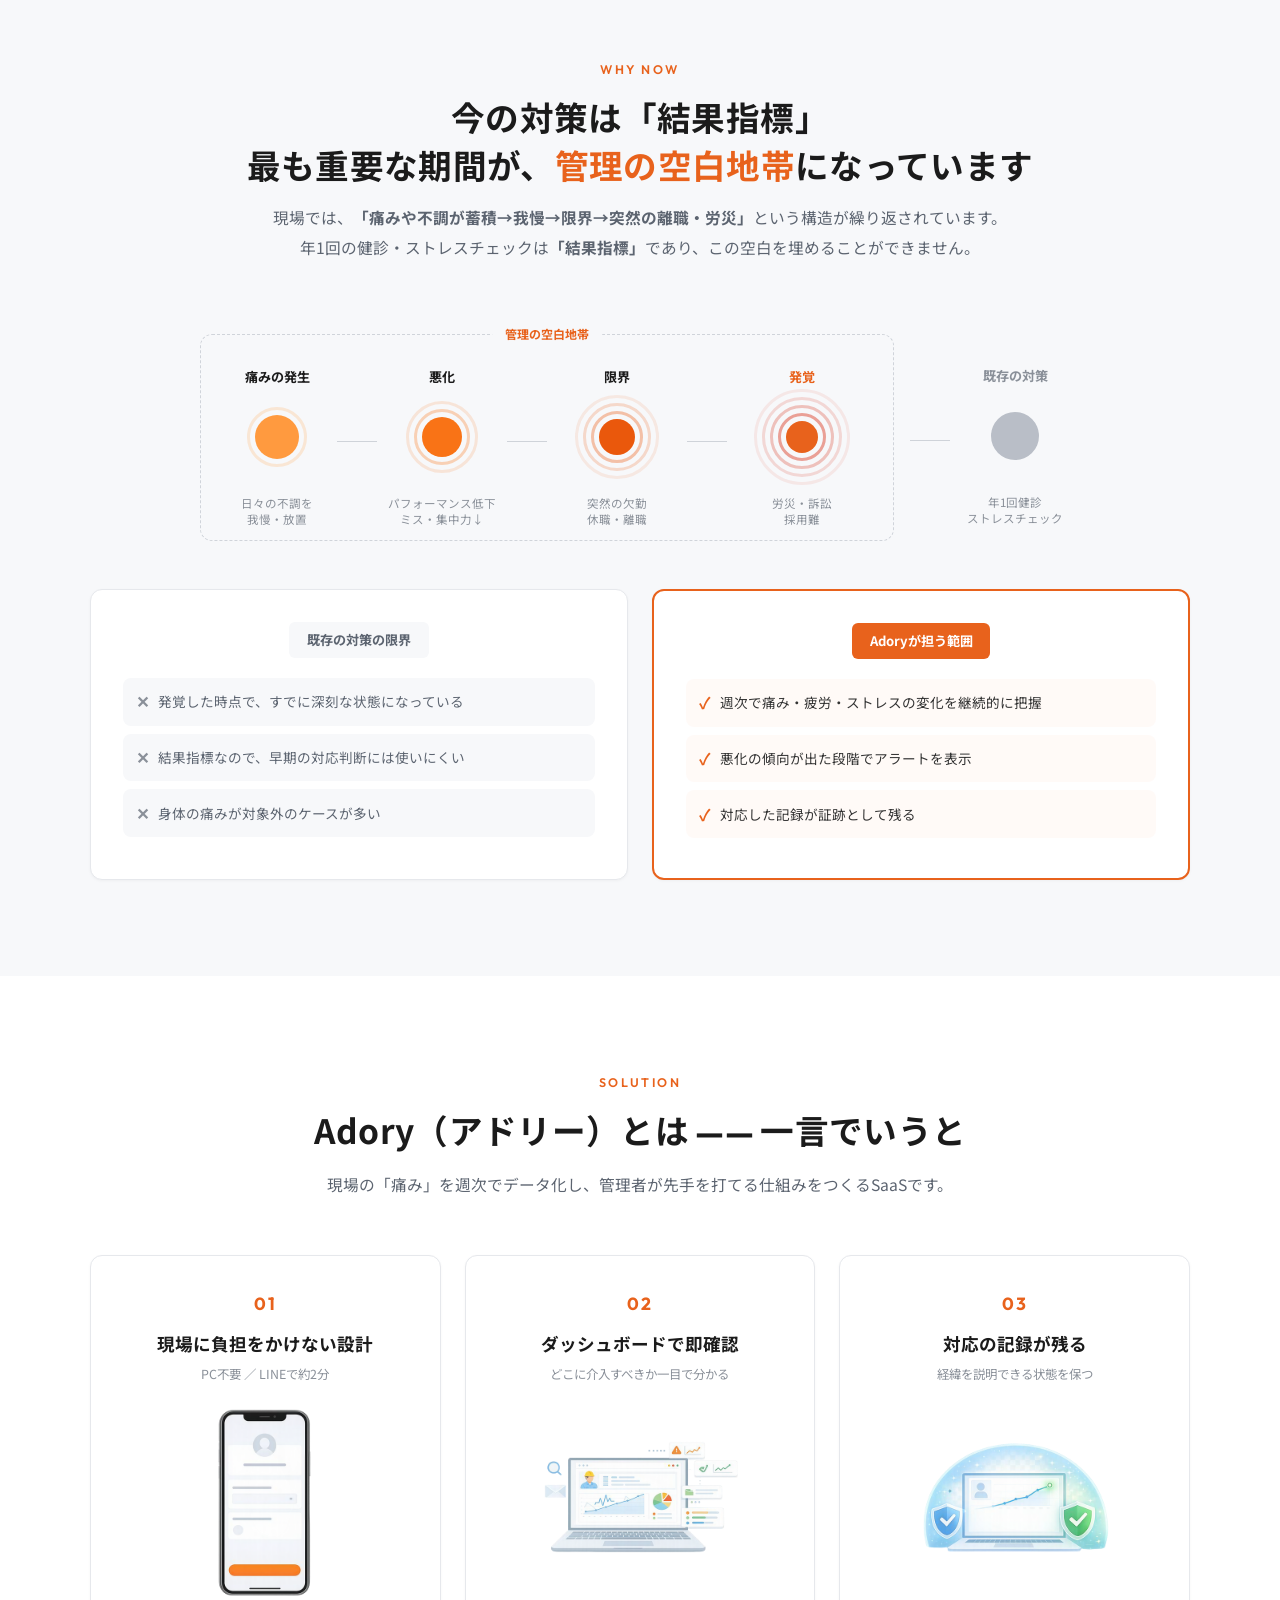
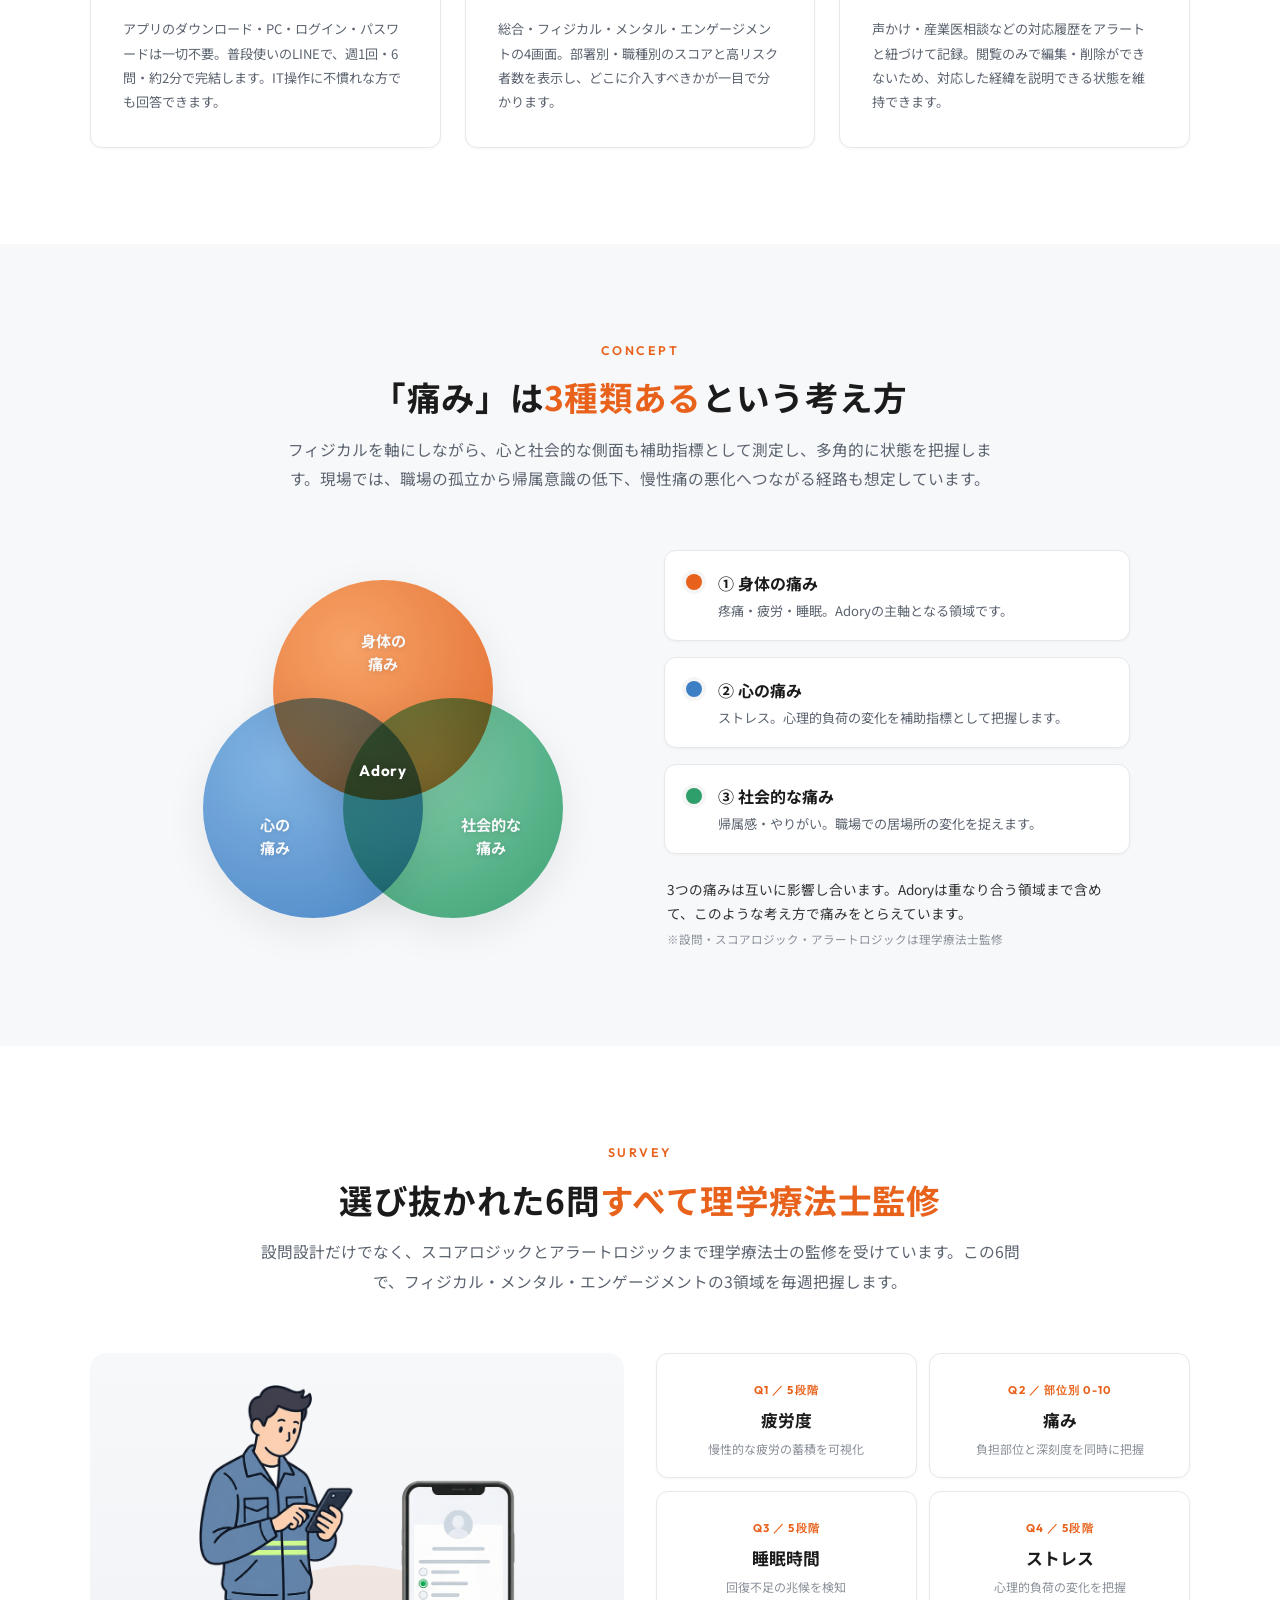
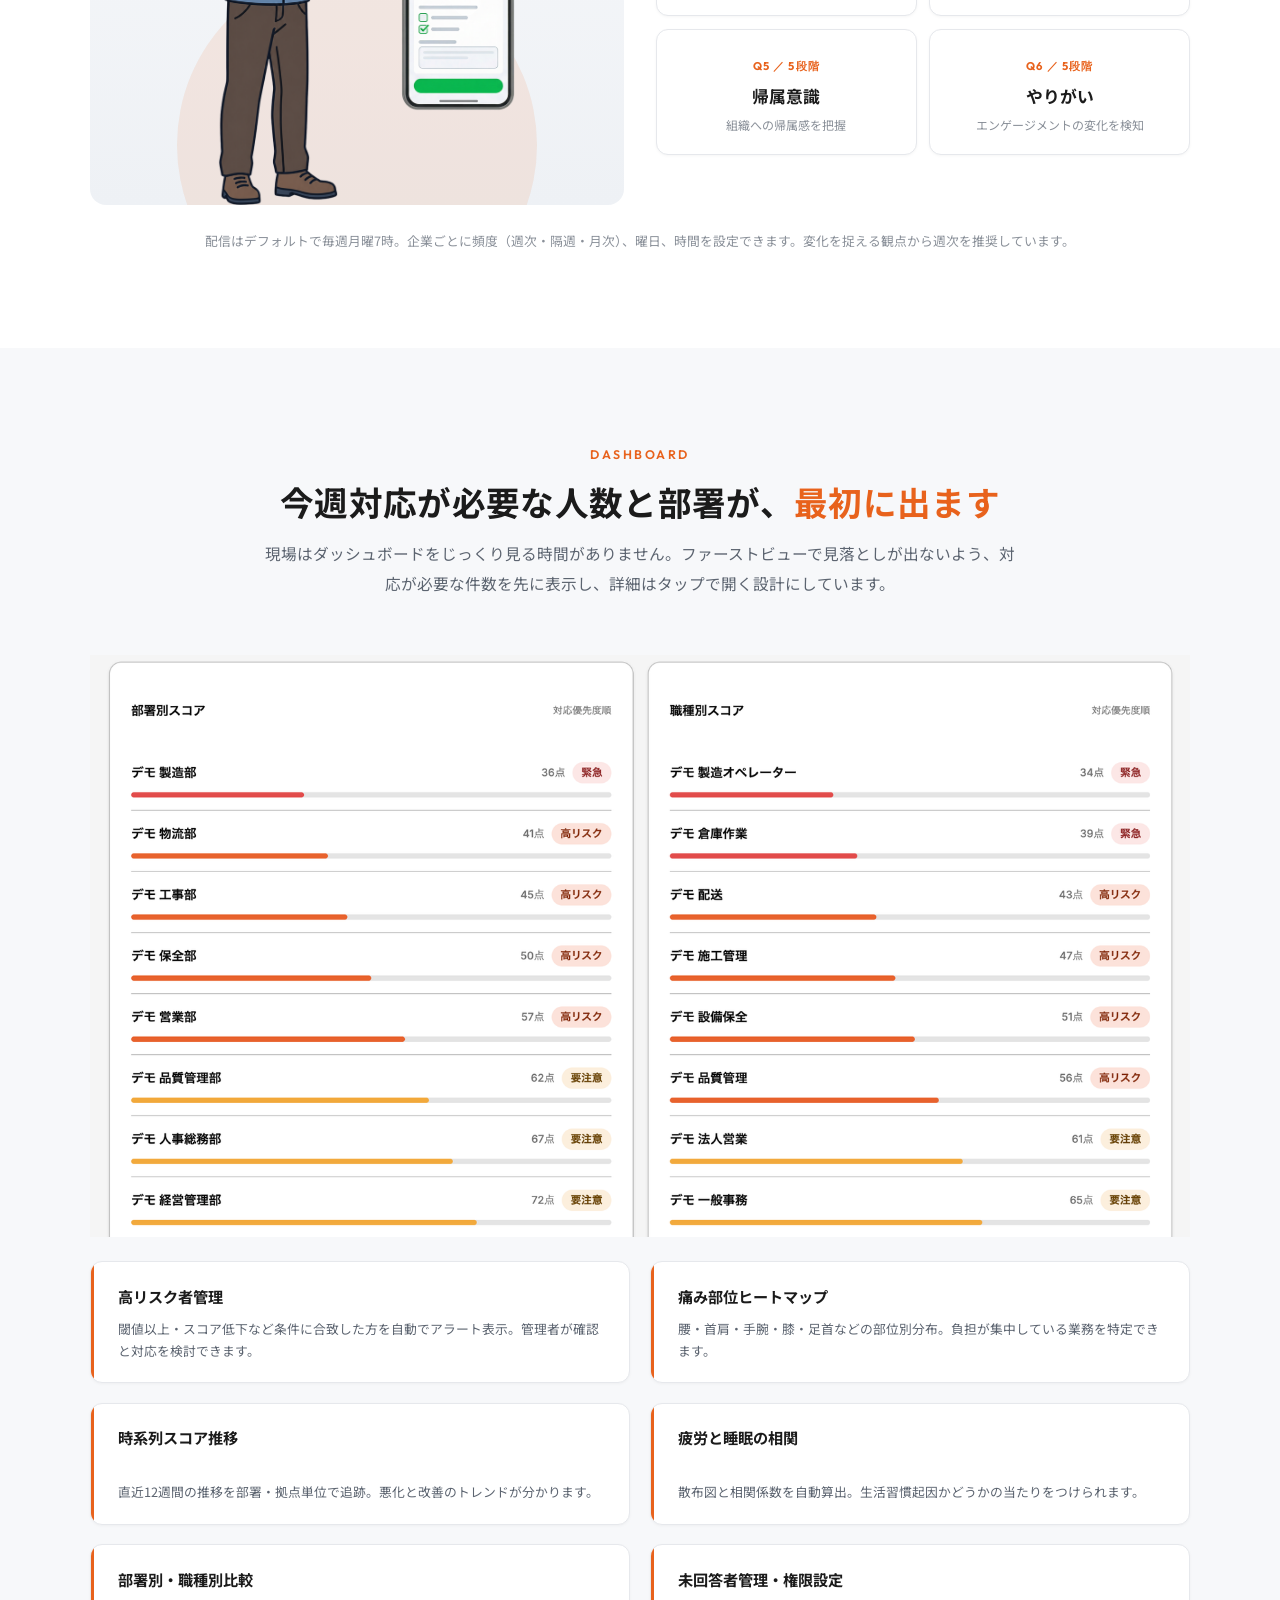
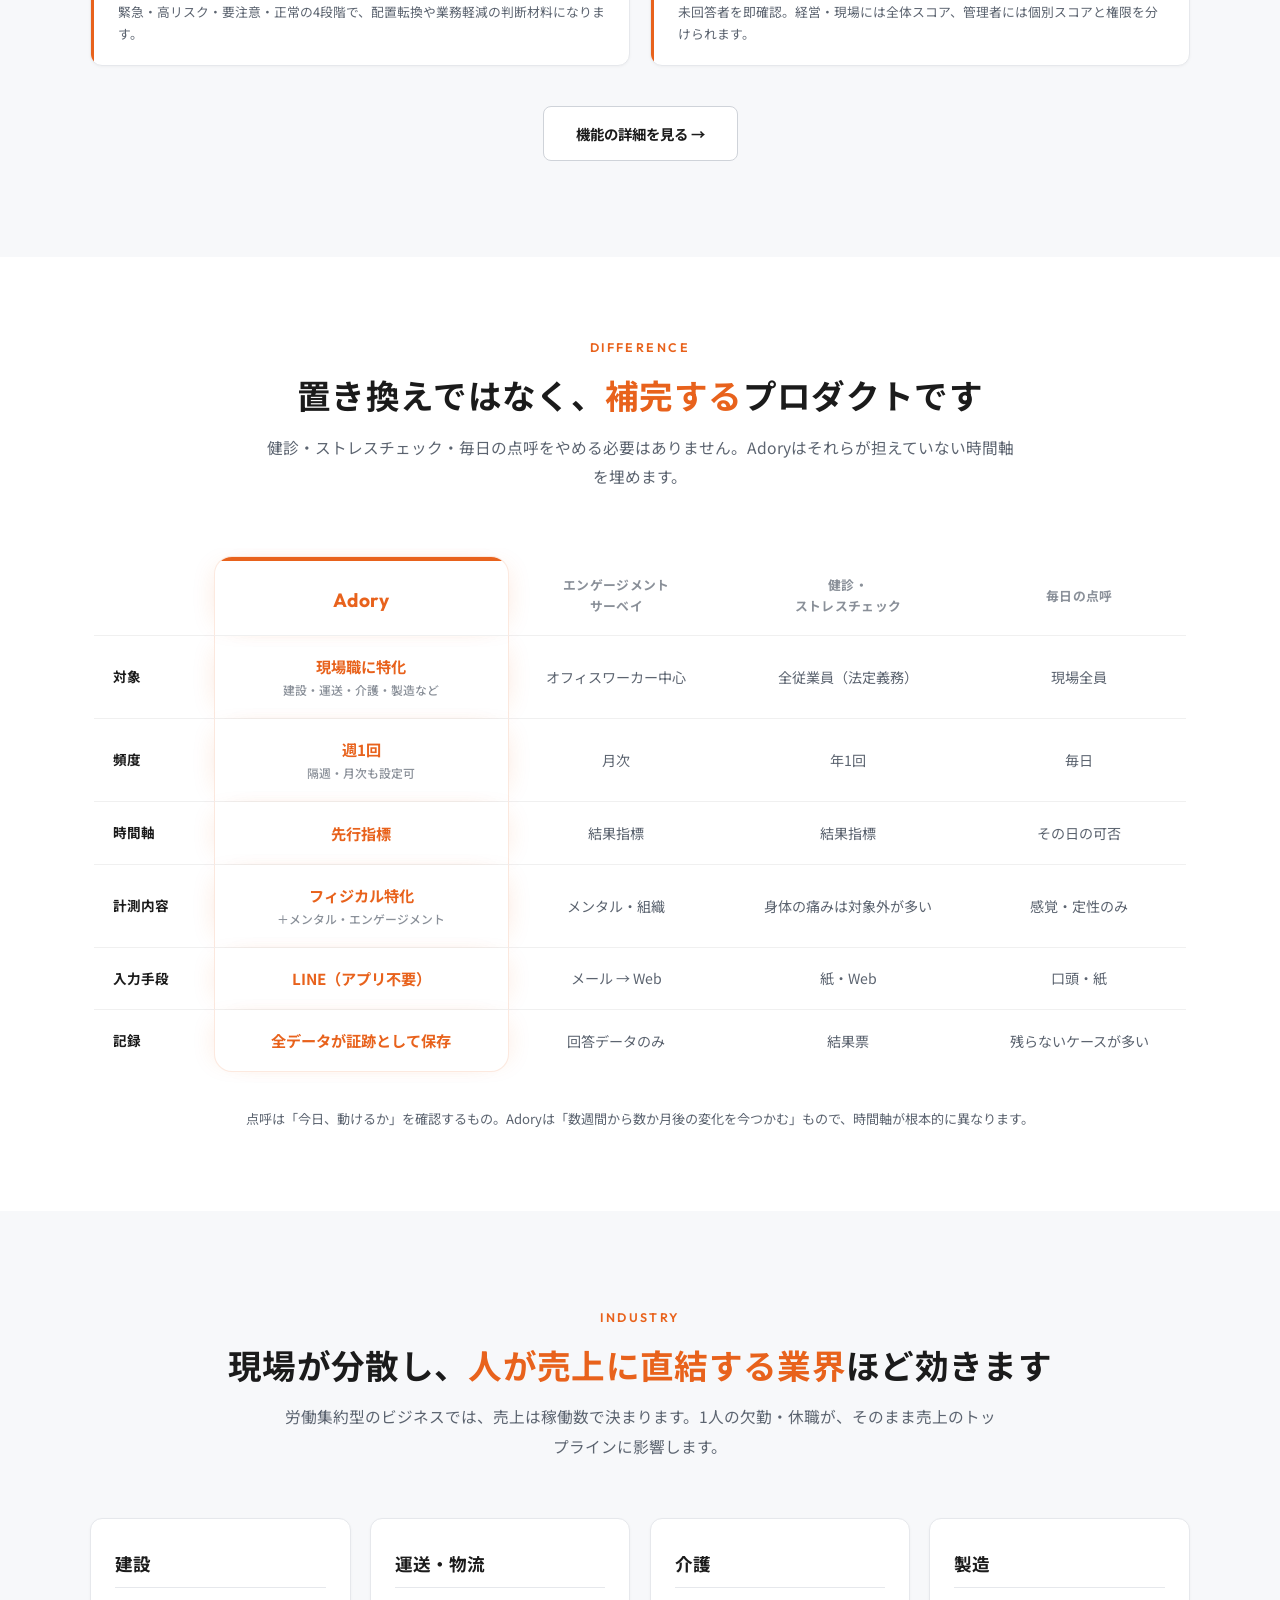
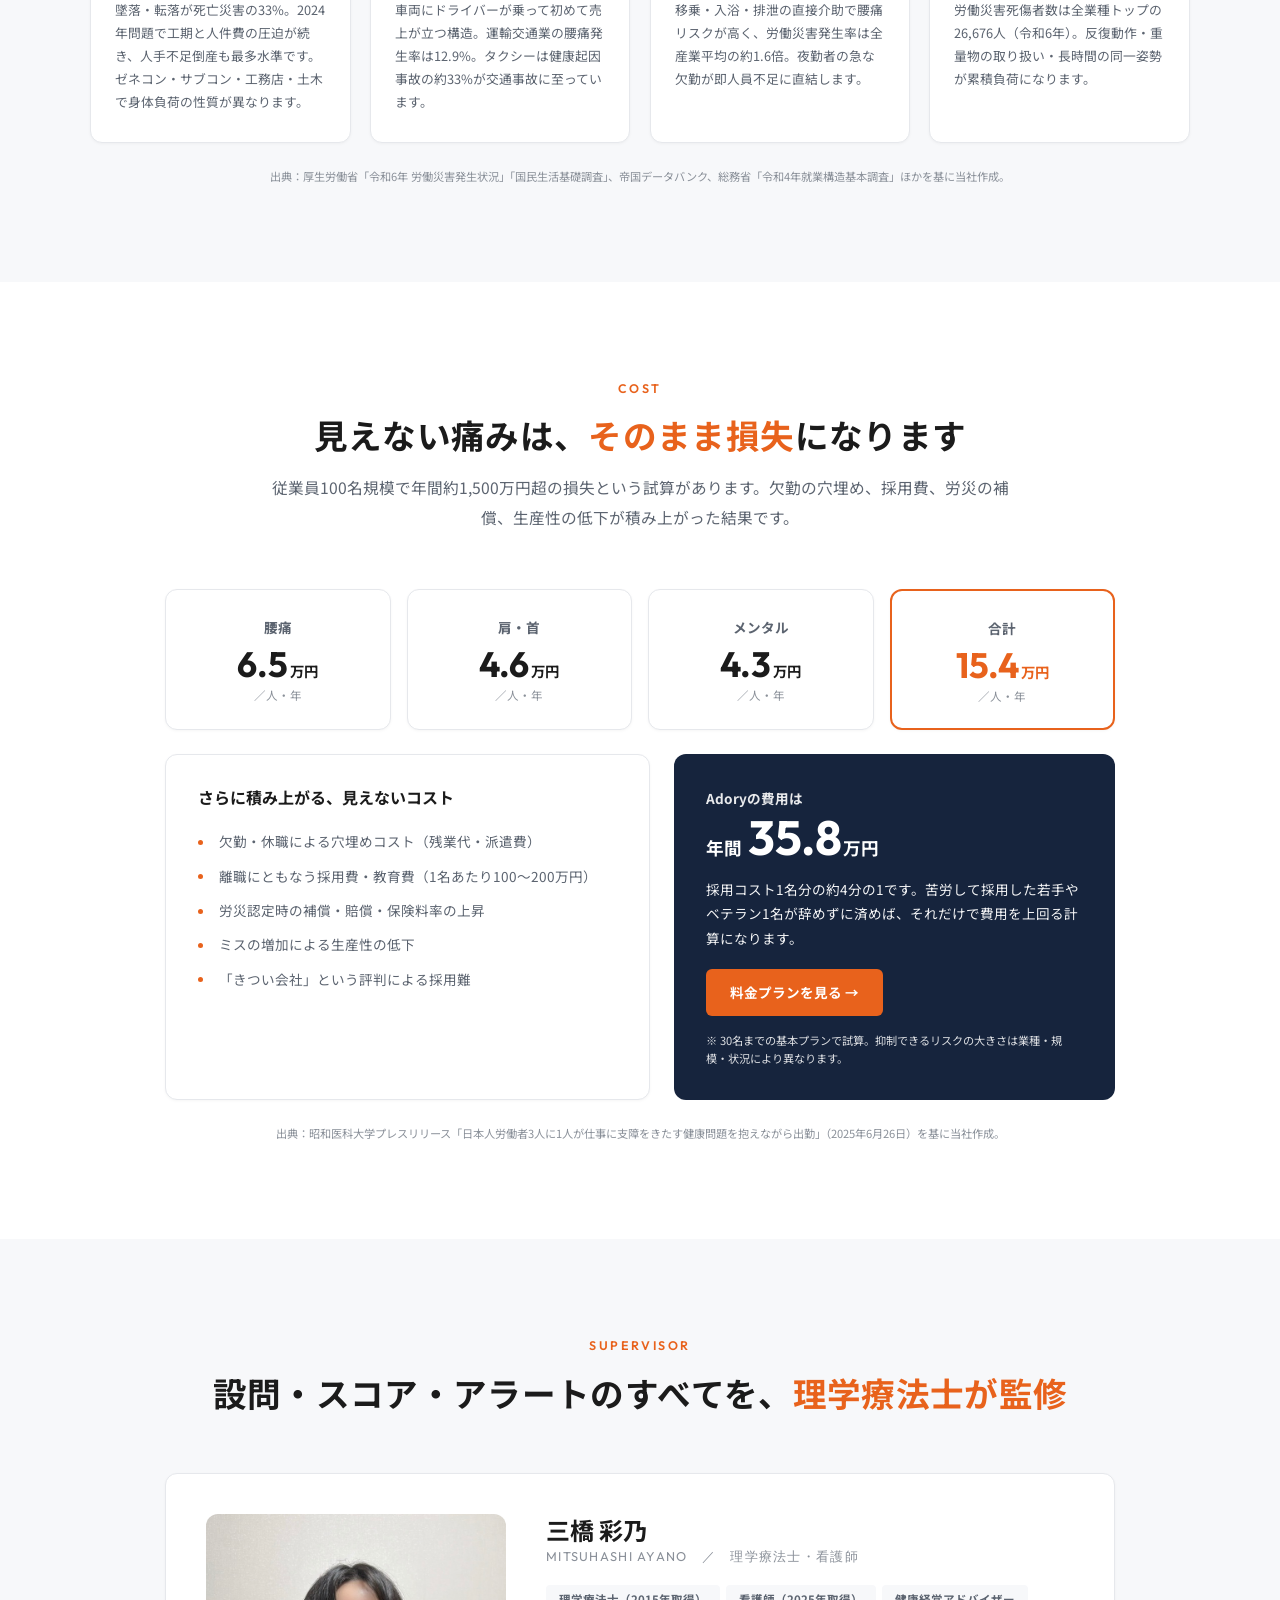
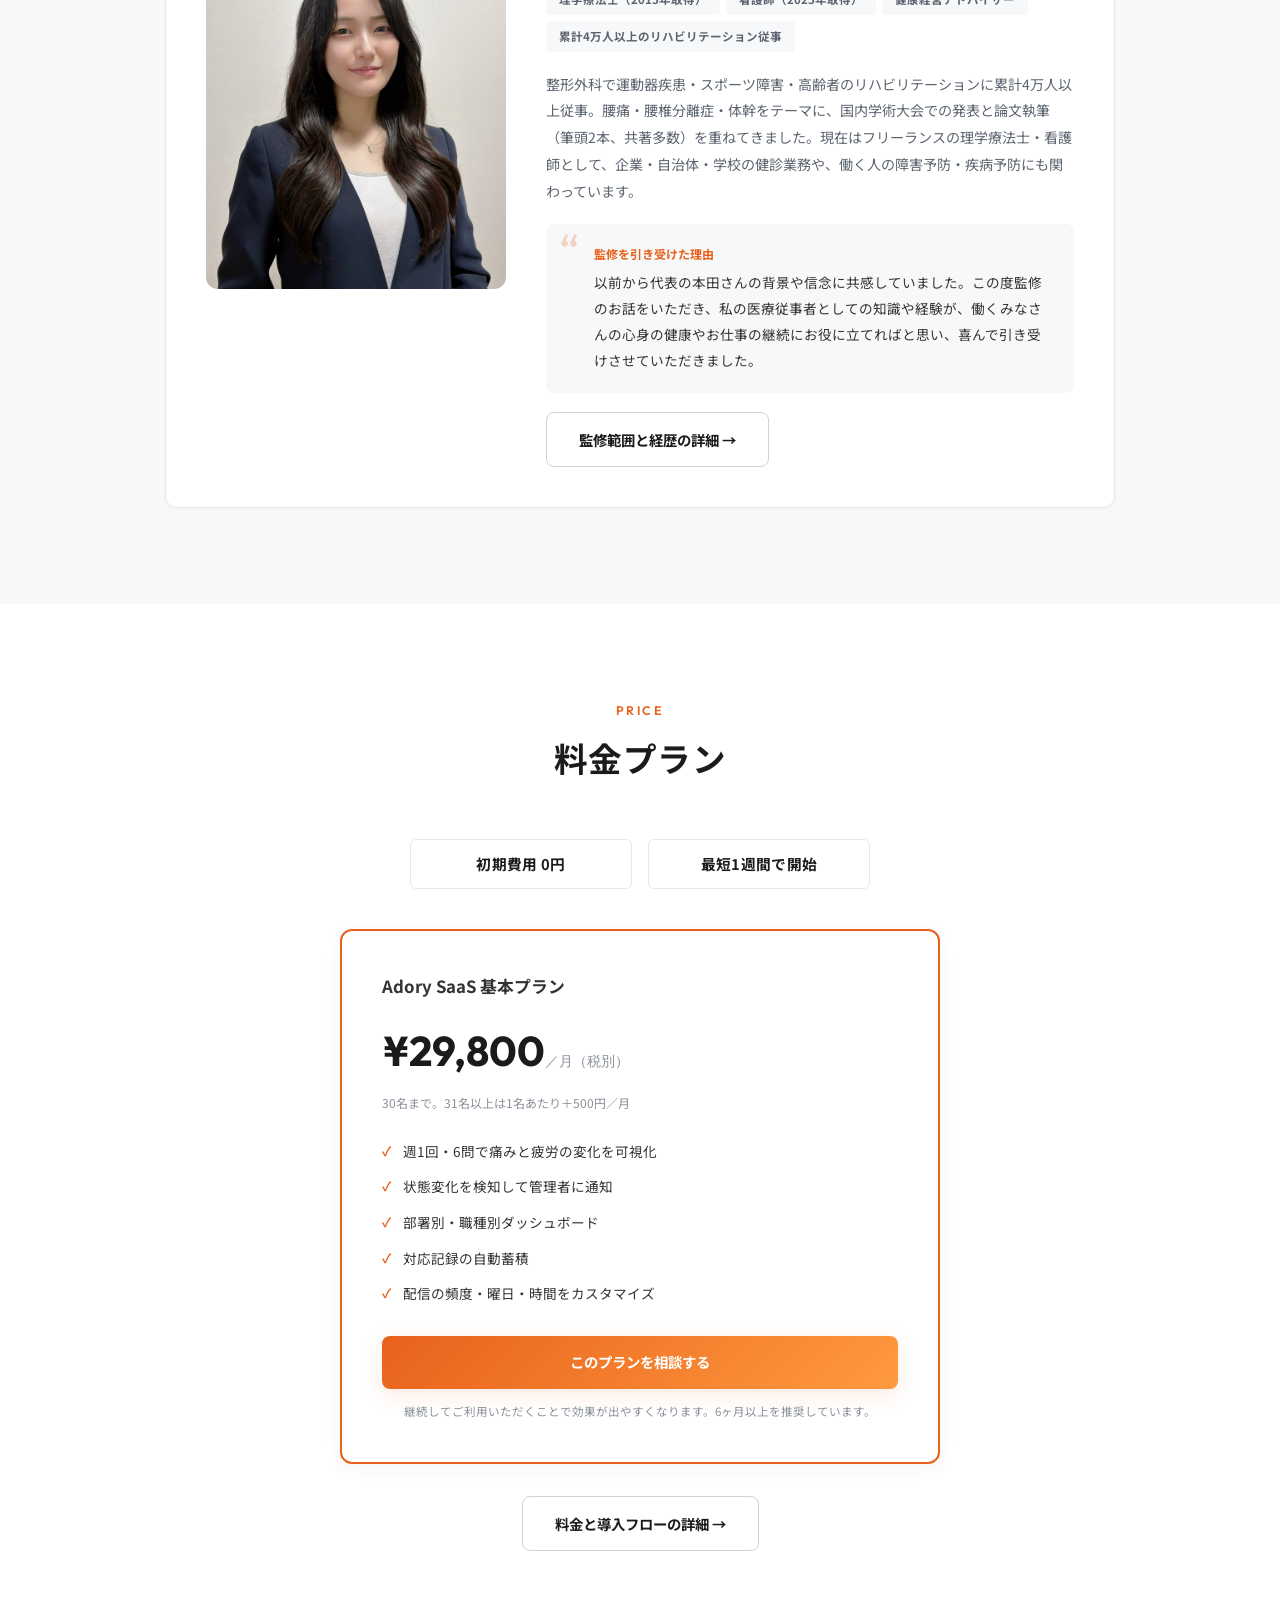
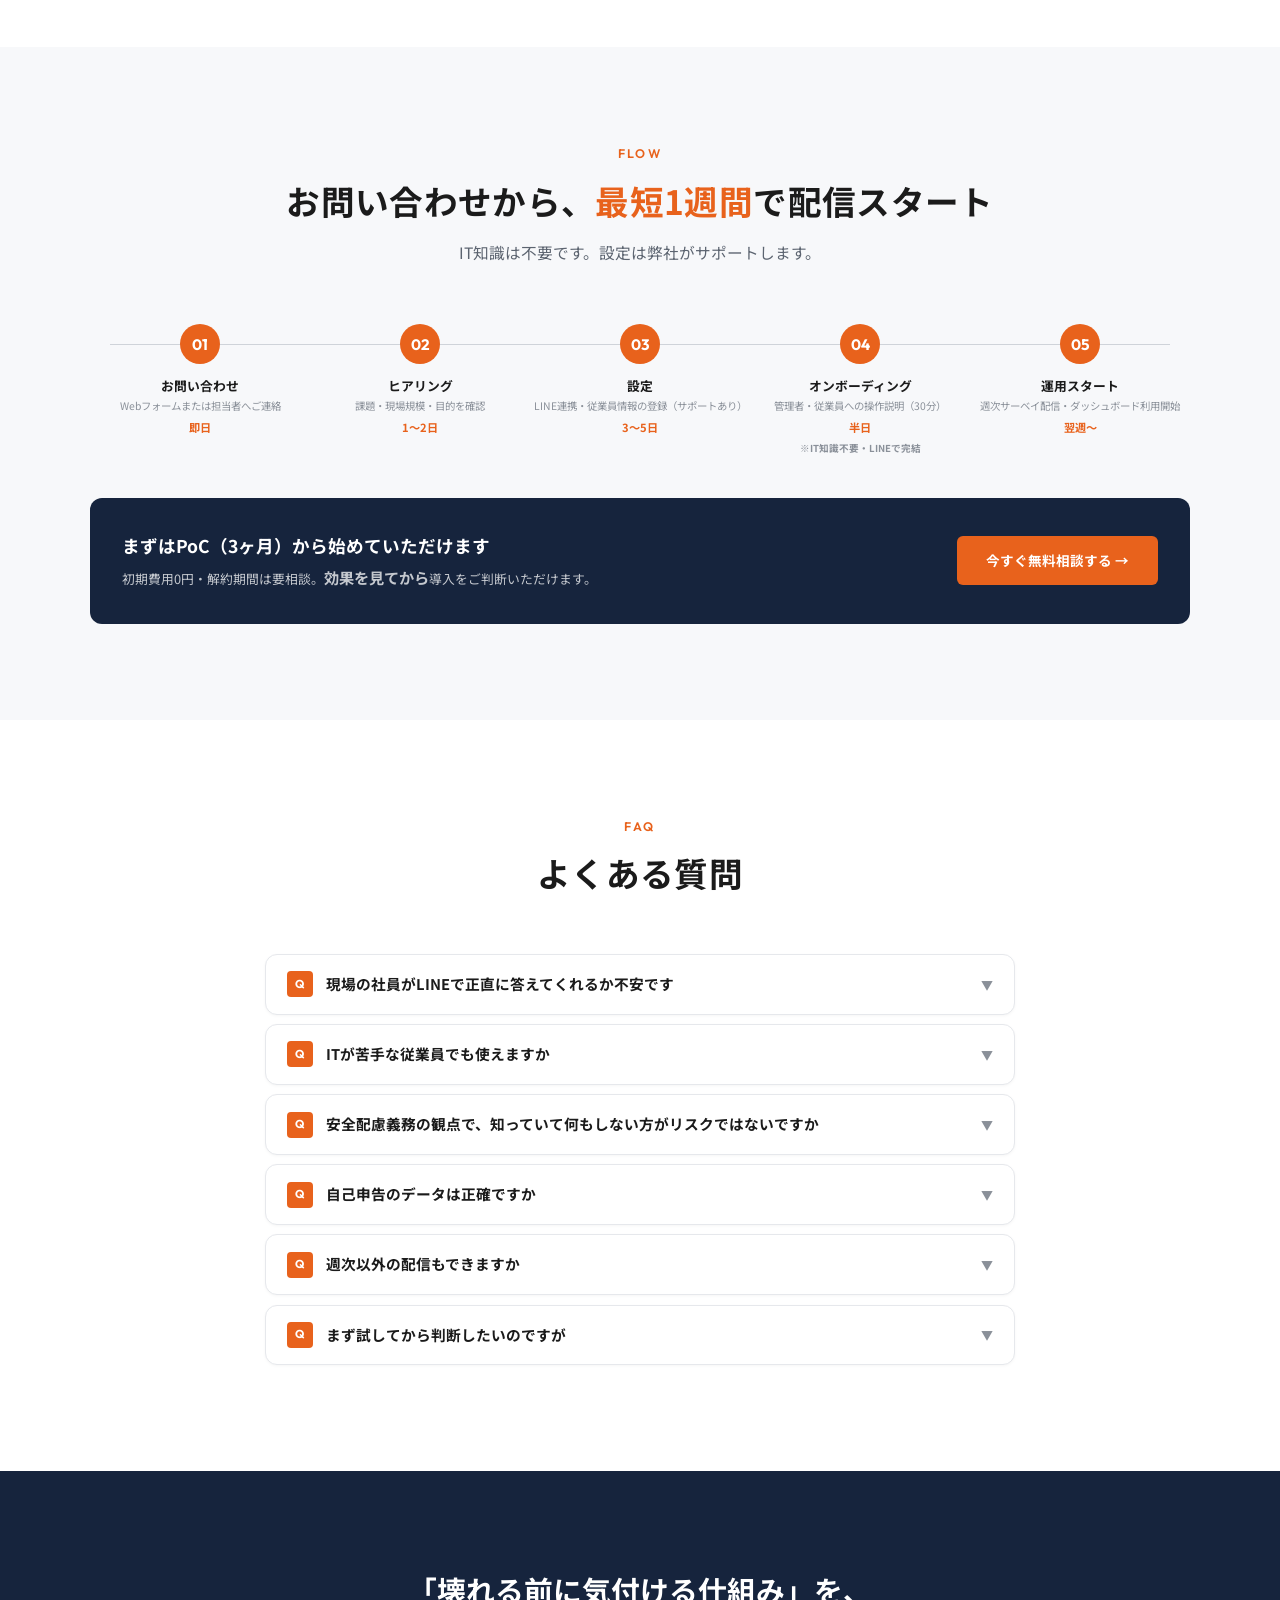
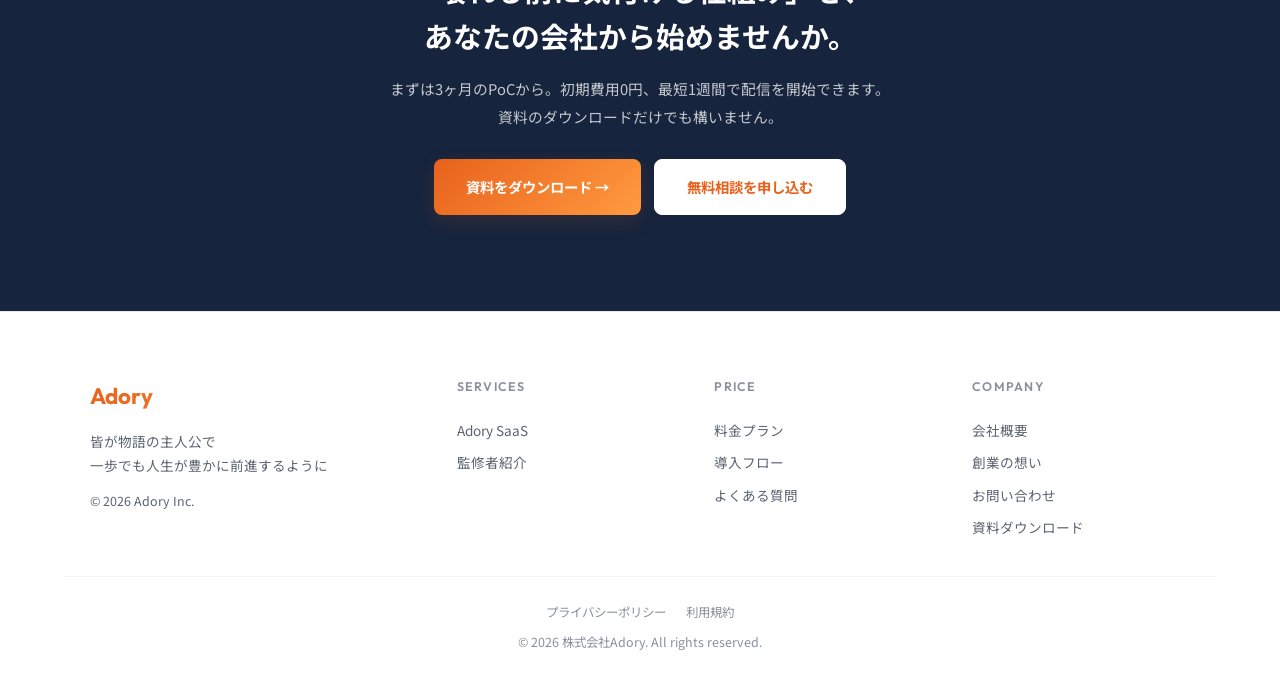
<file: lp.html>
<!DOCTYPE html><html lang="ja"><head><meta charset="UTF-8"><title>移転しました｜株式会社Adory</title><meta name="robots" content="noindex,follow"><link rel="canonical" href="https://adory.co.jp/"><meta http-equiv="refresh" content="0;url=index.html"><script>location.replace('index.html');</script></head><body><p>ページを移転しました。自動的に移動しない場合は <a href="index.html">こちら</a> をクリックしてください。</p></body></html>
</file>
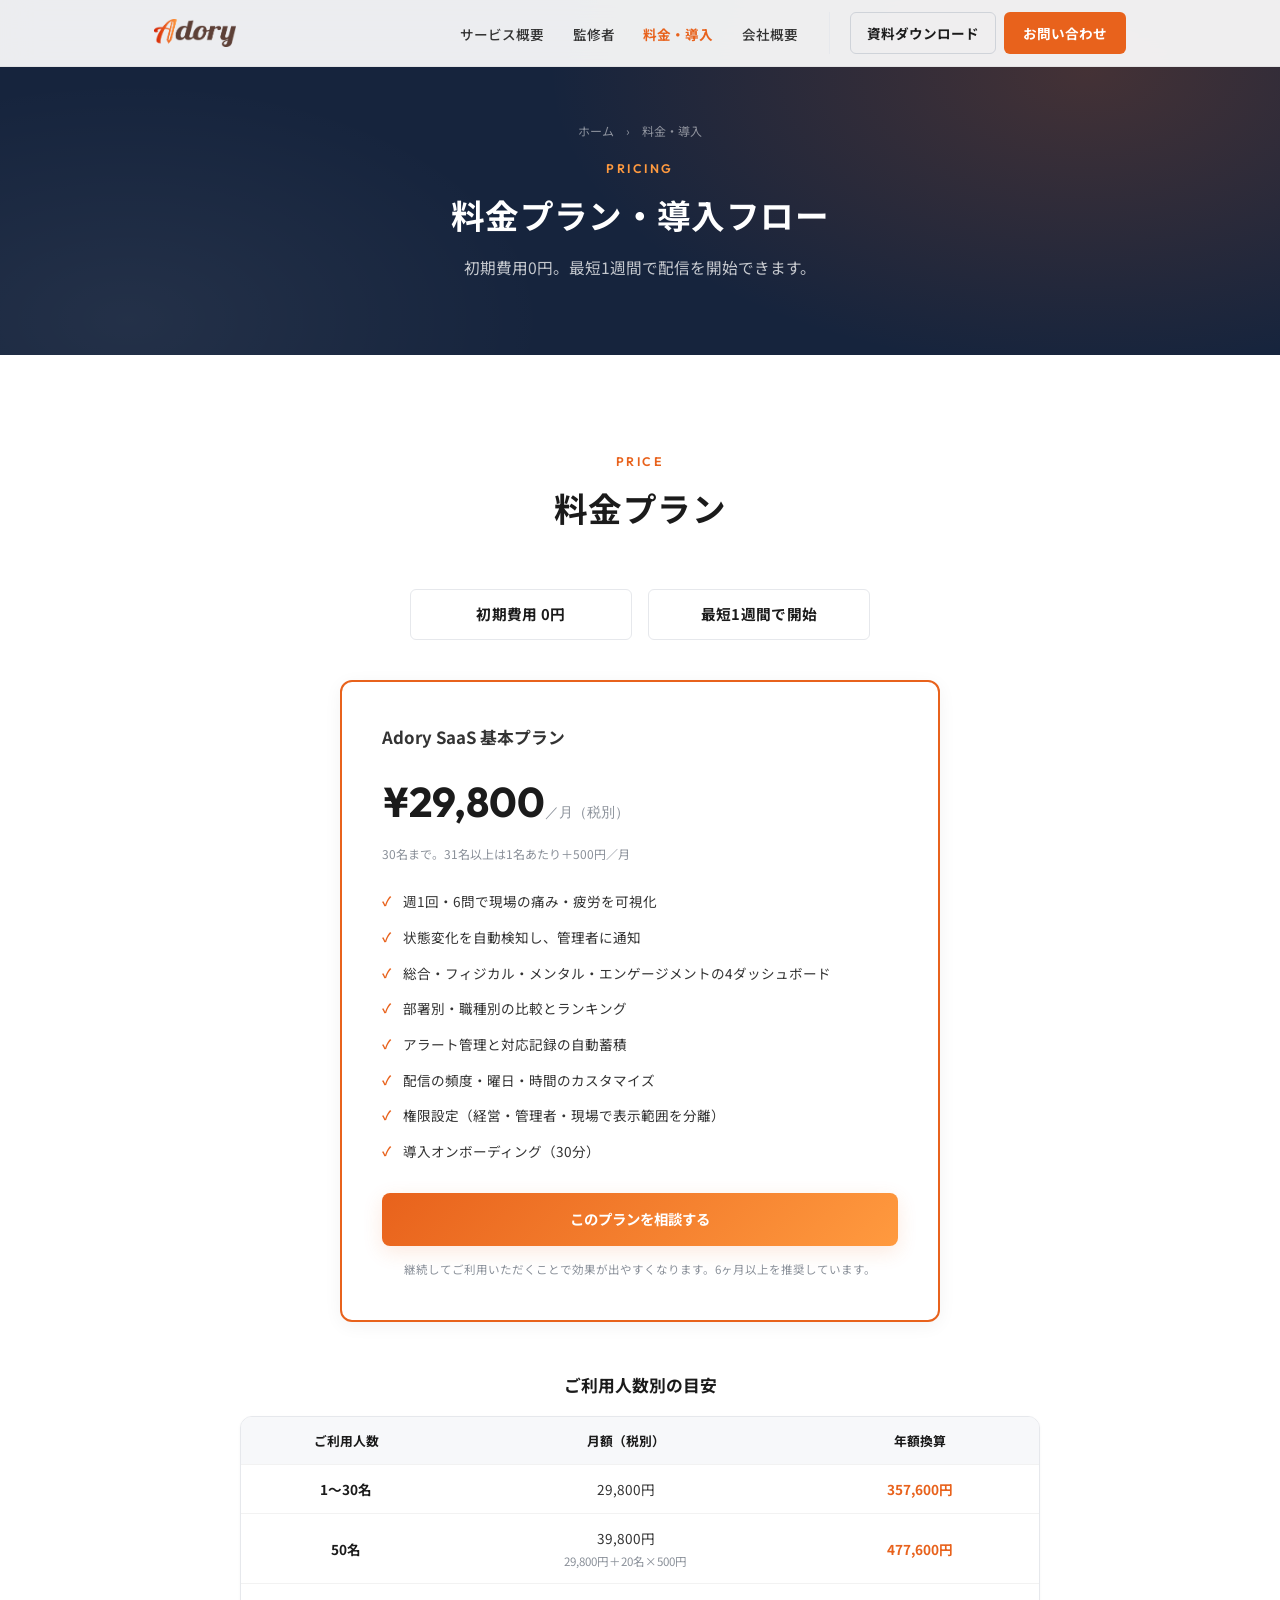
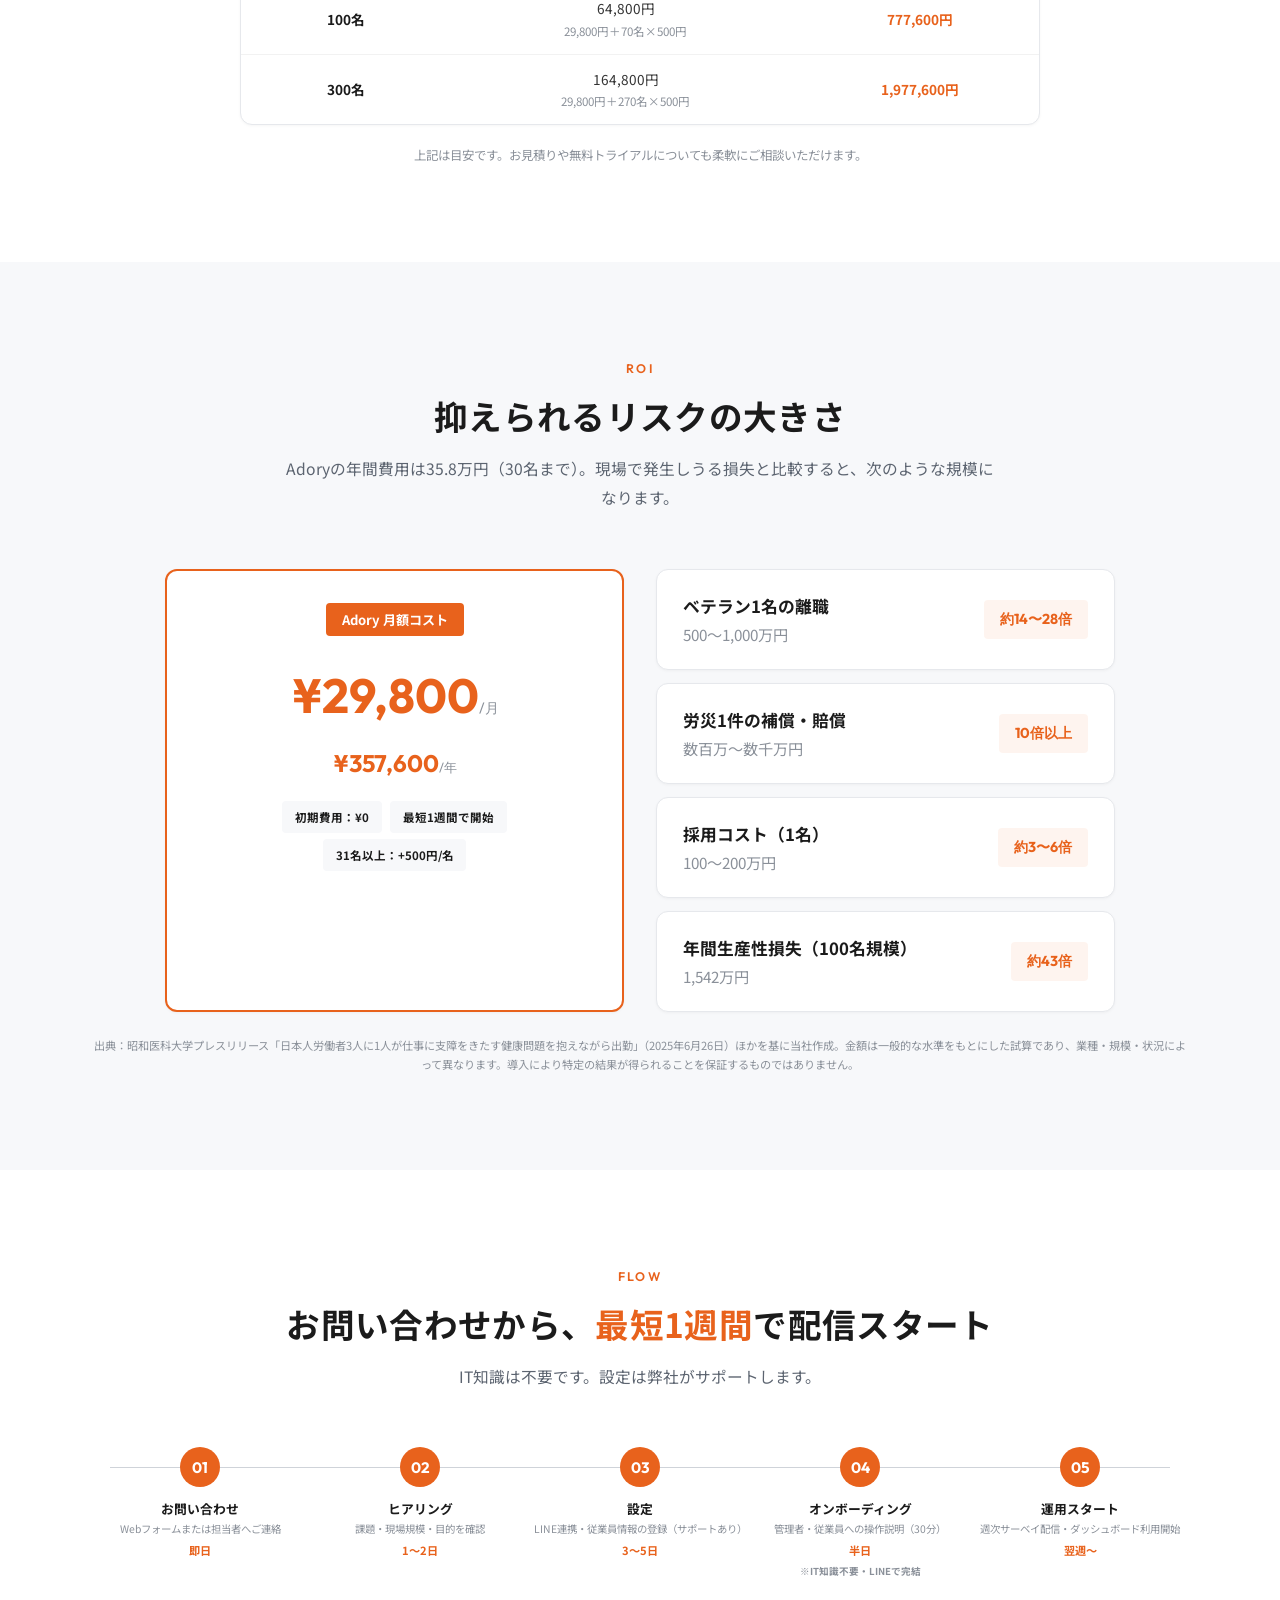
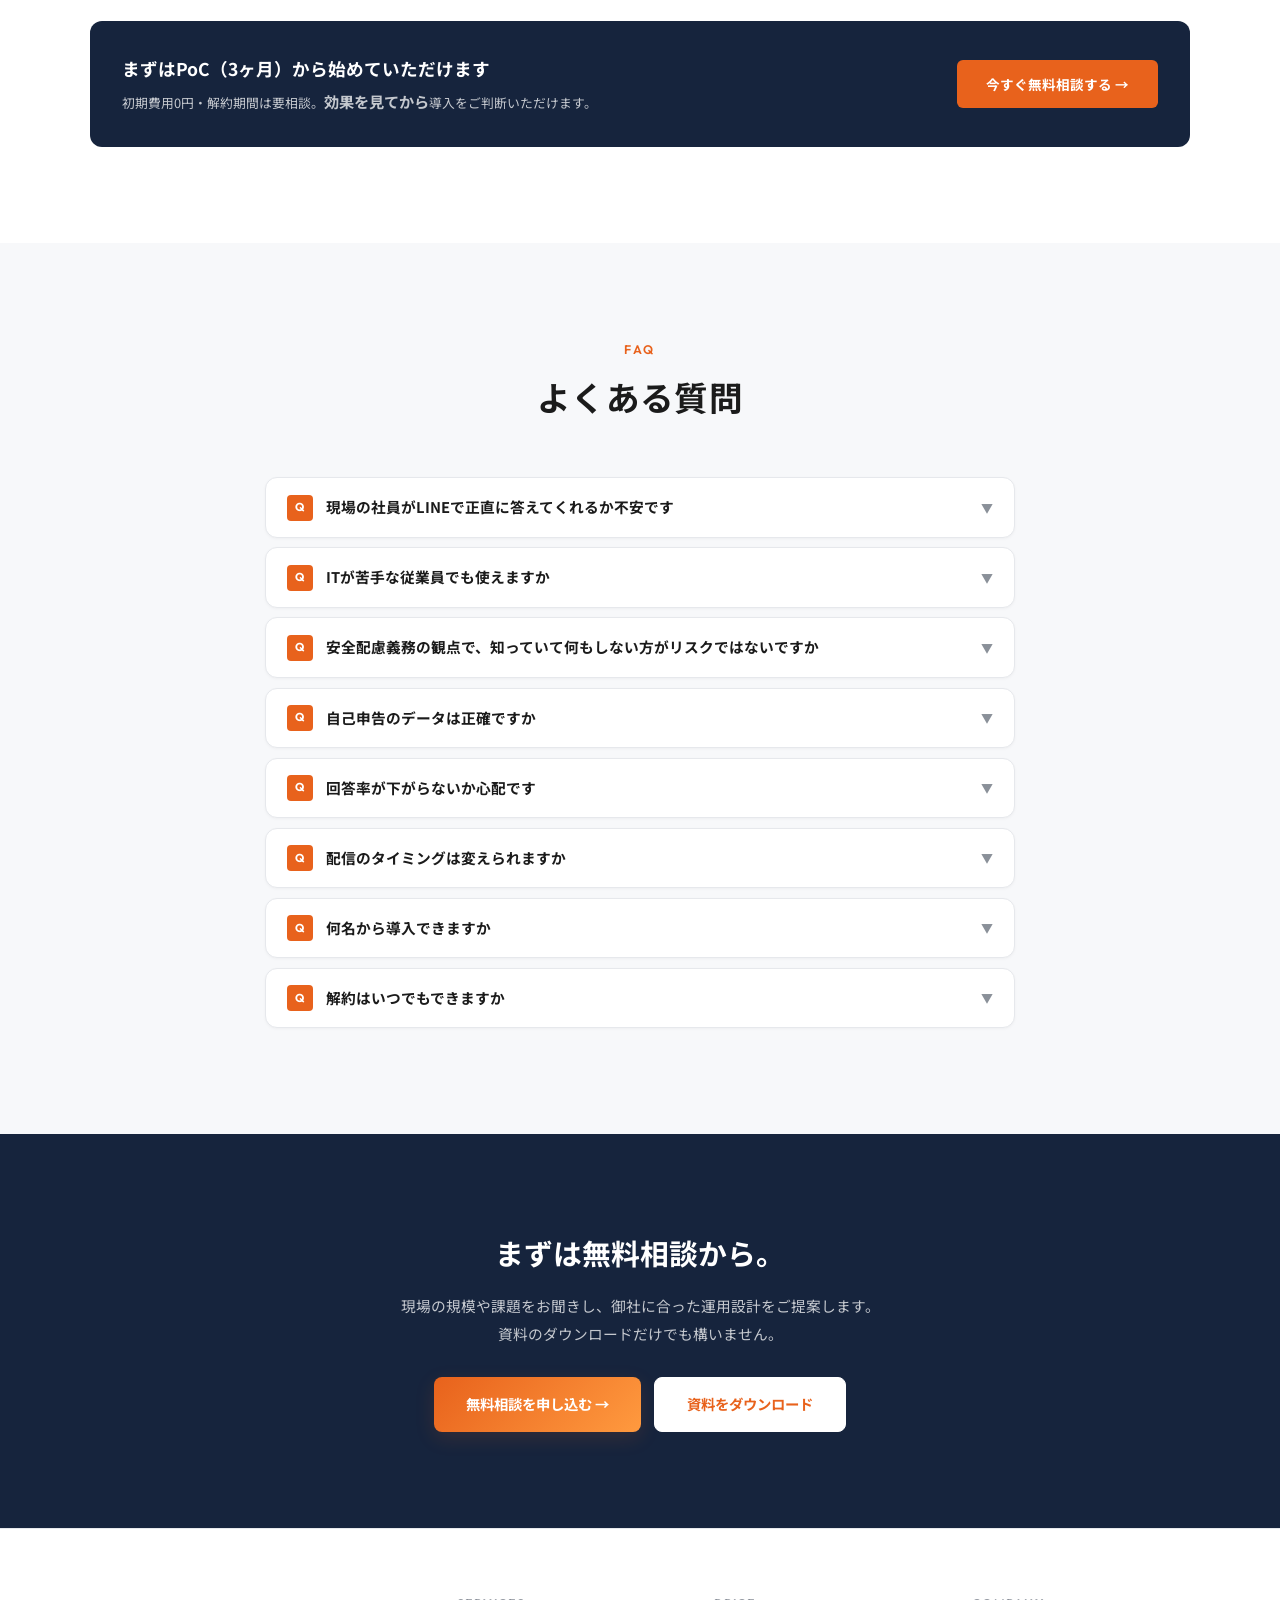
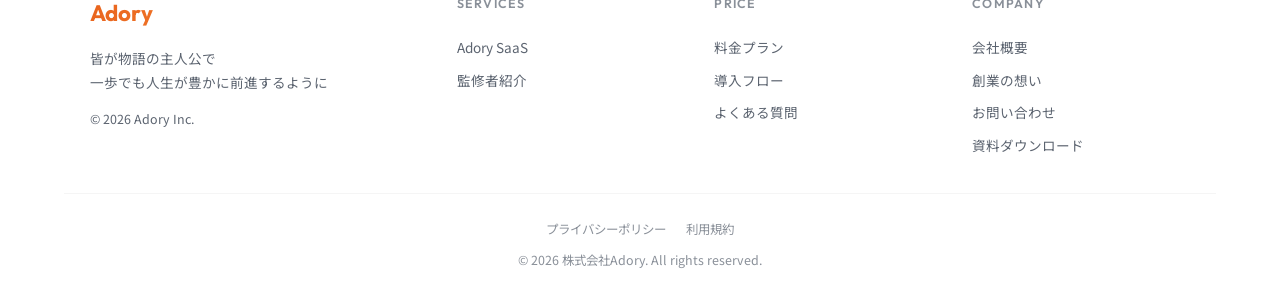
<file: pricing.html>
<!DOCTYPE html>
<html lang="ja">
<head>
  <meta charset="UTF-8">
  <meta name="viewport" content="width=device-width, initial-scale=1.0">
  <title>料金プラン・導入フロー｜Adory SaaS</title>
  <meta name="description" content="Adory SaaSは初期費用0円、月額29,800円（30名まで）から。31名以上は1名あたり＋500円／月。お問い合わせから最短1週間で週次サーベイの配信を開始できます。3ヶ月のPoCからお試しいただけます。">
  <link rel="icon" href="favicon.ico">
  <link rel="preconnect" href="https://fonts.googleapis.com"><link rel="preconnect" href="https://fonts.gstatic.com" crossorigin><link href="https://fonts.googleapis.com/css2?family=Noto+Sans+JP:wght@300;400;500;700;900&family=Outfit:wght@300;400;600;700;800&display=swap" rel="stylesheet">
  <link rel="stylesheet" href="assets/style.css?v=1789480853">
</head>
<body class="page-pricing">
<button class="stb" id="stb" aria-label="Top">&#8593;</button>
<header id="hdr"><nav><a href="index.html" class="logo"><img src="images/logo.png" alt="Adory"></a><ul class="nav-menu" id="navMenu"><li><a href="service.html">サービス概要</a></li><li><a href="supervisor.html">監修者</a></li><li><a href="pricing.html" class="active">料金・導入</a></li><li><a href="company.html">会社概要</a></li><li class="nav-actions"><a href="contact.html?type=doc" class="nav-sub">資料ダウンロード</a><a href="contact.html" class="nav-cta">お問い合わせ</a></li></ul><div class="hamburger" id="hamburger"><span></span><span></span><span></span></div></nav></header>
<main>
<section class="page-hero"><div class="crumb"><a href="index.html">ホーム</a>　›　料金・導入</div><div class="sl">Pricing</div><h1 class="st">料金プラン・導入フロー</h1><p class="ss">初期費用0円。最短1週間で配信を開始できます。</p></section>
<section class="pricing" id="pricing"><div class="ct">
  <div class="sh rv"><div class="sl">Price</div><h2 class="st">料金プラン</h2></div>
  <div class="pr-badges rv"><div class="pr-badge b1">初期費用 0円</div><div class="pr-badge b2">最短1週間で開始</div></div>
  <div class="pr-main rv">
    <h3>Adory SaaS 基本プラン</h3>
    <div class="pr-price">&#165;29,800<span>／月（税別）</span></div>
    <div class="pr-note">30名まで。31名以上は1名あたり＋500円／月</div>
    <ul class="pfl"><li>週1回・6問で現場の痛み・疲労を可視化</li><li>状態変化を自動検知し、管理者に通知</li><li>総合・フィジカル・メンタル・エンゲージメントの4ダッシュボード</li><li>部署別・職種別の比較とランキング</li><li>アラート管理と対応記録の自動蓄積</li><li>配信の頻度・曜日・時間のカスタマイズ</li><li>権限設定（経営・管理者・現場で表示範囲を分離）</li><li>導入オンボーディング（30分）</li></ul>
    <a href="contact.html?type=demo" class="btn-p">このプランを相談する</a>
    <div class="pr-small-note">継続してご利用いただくことで効果が出やすくなります。6ヶ月以上を推奨しています。</div>
  </div>
  <div class="ptw rv"><div class="pt-title">ご利用人数別の目安</div><div class="pt-wrap"><table class="pt"><thead><tr><th>ご利用人数</th><th>月額（税別）</th><th>年額換算</th></tr></thead><tbody>
<tr><td>1〜30名</td><td>29,800円</td><td>357,600円</td></tr>
<tr><td>50名</td><td>39,800円<small>29,800円＋20名×500円</small></td><td>477,600円</td></tr>
<tr><td>100名</td><td>64,800円<small>29,800円＋70名×500円</small></td><td>777,600円</td></tr>
<tr><td>300名</td><td>164,800円<small>29,800円＋270名×500円</small></td><td>1,977,600円</td></tr>
</tbody></table></div><p style="text-align:center;margin-top:1.2rem;font-size:.78rem;color:var(--text-muted)">上記は目安です。お見積りや無料トライアルについても柔軟にご相談いただけます。</p></div>
</div></section>
<section class="roi" id="roi"><div class="ct">
  <div class="sh rv"><div class="sl">ROI</div><h2 class="st">抑えられるリスクの大きさ</h2><p class="ss" style="max-width:720px">Adoryの年間費用は35.8万円（30名まで）。現場で発生しうる損失と比較すると、次のような規模になります。</p></div>
  <div class="roi-balance rv"><div class="roi-cols">
  <div class="roi-left"><div class="rl-label">Adory 月額コスト</div><div class="rl-price">&#165;29,800<span>/月</span></div><div class="rl-annual">&#165;357,600<span>/年</span></div>
    <div class="roi-pills"><div class="roi-pill">初期費用：¥0</div><div class="roi-pill">最短1週間で開始</div></div>
    <div class="roi-pills" style="margin-top:.4rem"><div class="roi-pill">31名以上：+500円/名</div></div></div>
  <div class="roi-right-col">
    <div class="roi-card pink"><div class="rc-info"><div class="name">ベテラン1名の離職</div><div class="sub">500〜1,000万円</div></div><div class="rc-mult">約14〜28倍</div></div>
    <div class="roi-card"><div class="rc-info"><div class="name">労災1件の補償・賠償</div><div class="sub">数百万〜数千万円</div></div><div class="rc-mult">10倍以上</div></div>
    <div class="roi-card brown"><div class="rc-info"><div class="name">採用コスト（1名）</div><div class="sub">100〜200万円</div></div><div class="rc-mult">約3〜6倍</div></div>
    <div class="roi-card purple"><div class="rc-info"><div class="name">年間生産性損失（100名規模）</div><div class="sub">1,542万円</div></div><div class="rc-mult">約43倍</div></div>
  </div>
</div></div>
<p class="src rv">出典：昭和医科大学プレスリリース「日本人労働者3人に1人が仕事に支障をきたす健康問題を抱えながら出勤」（2025年6月26日）ほかを基に当社作成。金額は一般的な水準をもとにした試算であり、業種・規模・状況によって異なります。導入により特定の結果が得られることを保証するものではありません。</p>
</div></section>
<section class="flow" id="flow"><div class="ct">
  <div class="sh rv"><div class="sl">Flow</div><h2 class="st"><span class="ph">お問い合わせから、</span><span class="ph"><em>最短1週間</em>で</span><span class="ph">配信スタート</span></h2><p class="ss">IT知識は不要です。設定は弊社がサポートします。</p></div>
  <div class="flow-track rv">
    <div class="flow-step"><div class="flow-num">01</div><div><h4>お問い合わせ</h4><p>Webフォームまたは担当者へご連絡</p><div class="time">即日</div></div></div>
    <div class="flow-step"><div class="flow-num">02</div><div><h4>ヒアリング</h4><p>課題・現場規模・目的を確認</p><div class="time">1〜2日</div></div></div>
    <div class="flow-step"><div class="flow-num">03</div><div><h4>設定</h4><p>LINE連携・従業員情報の登録（サポートあり）</p><div class="time">3〜5日</div></div></div>
    <div class="flow-step"><div class="flow-num">04</div><div><h4>オンボーディング</h4><p>管理者・従業員への操作説明（30分）</p><div class="time">半日</div><div class="tiny">※IT知識不要・LINEで完結</div></div></div>
    <div class="flow-step"><div class="flow-num">05</div><div><h4>運用スタート</h4><p>週次サーベイ配信・ダッシュボード利用開始</p><div class="time">翌週〜</div></div></div>
  </div>
  <div class="poc-box rv">
    <div class="poc-text"><h3>まずはPoC（3ヶ月）から始めていただけます</h3><p>初期費用0円・解約期間は要相談。<strong>効果を見てから</strong>導入をご判断いただけます。</p></div>
    <a href="contact.html?type=demo" class="poc-cta">今すぐ無料相談する &#8594;</a>
  </div>
</div></section>
<section class="faq" id="faq"><div class="ct">
  <div class="sh rv"><div class="sl">FAQ</div><h2 class="st">よくある質問</h2></div>
  <div class="faq-list"><div class="faq-item rv"><div class="faq-q"><span class="faq-badge">Q</span><span class="faq-q-text">現場の社員がLINEで正直に答えてくれるか不安です</span><span class="faq-arrow">&#9660;</span></div><div class="faq-a"><div class="faq-a-inner">個人のデータは経営者・現場管理者に開示しない設計です。企業側にお渡しするのは組織全体のスコアのみのため、本音が出やすくなります。回答率の維持については、オンボーディング時に運用設計ごと弊社がサポートします。</div></div></div><div class="faq-item rv d1"><div class="faq-q"><span class="faq-badge">Q</span><span class="faq-q-text">ITが苦手な従業員でも使えますか</span><span class="faq-arrow">&#9660;</span></div><div class="faq-a"><div class="faq-a-inner">LINEに届いたメッセージに答えるだけです。アプリのダウンロード・ログイン・パスワードは一切不要です。必要に応じて初回オンボーディングで30分のレクチャーも提供しています。</div></div></div><div class="faq-item rv d2"><div class="faq-q"><span class="faq-badge">Q</span><span class="faq-q-text">安全配慮義務の観点で、知っていて何もしない方がリスクではないですか</span><span class="faq-arrow">&#9660;</span></div><div class="faq-a"><div class="faq-a-inner">逆になります。「気付いて対応した記録がある」状態の方が、万が一の際に経緯を説明できます。Adoryは対応の記録づくりも一緒に伴走します。</div></div></div><div class="faq-item rv d3"><div class="faq-q"><span class="faq-badge">Q</span><span class="faq-q-text">自己申告のデータは正確ですか</span><span class="faq-arrow">&#9660;</span></div><div class="faq-a"><div class="faq-a-inner">自己申告の限界は把握しており、傾向や変化を捉える設計にしています。今後は環境データ・構造データを掛け合わせ、主観データに客観性を持たせる設計も開発予定です。</div></div></div><div class="faq-item rv d3"><div class="faq-q"><span class="faq-badge">Q</span><span class="faq-q-text">回答率が下がらないか心配です</span><span class="faq-arrow">&#9660;</span></div><div class="faq-a"><div class="faq-a-inner">未回答者を管理画面で即確認でき、管理者からのリマインドで形骸化を防げます。運用設計は導入時に一緒に組み立てます。</div></div></div><div class="faq-item rv d3"><div class="faq-q"><span class="faq-badge">Q</span><span class="faq-q-text">配信のタイミングは変えられますか</span><span class="faq-arrow">&#9660;</span></div><div class="faq-a"><div class="faq-a-inner">変えられます。デフォルトは毎週月曜7時ですが、頻度（週次・隔週・月次）、曜日、時間を企業ごとに設定できます。隔日勤務やシフト制の現場にも合わせられます。</div></div></div><div class="faq-item rv d3"><div class="faq-q"><span class="faq-badge">Q</span><span class="faq-q-text">何名から導入できますか</span><span class="faq-arrow">&#9660;</span></div><div class="faq-a"><div class="faq-a-inner">人数の下限は設けていません。1〜30名は月額29,800円の基本プランでご利用いただけます。まずは1拠点だけで試すことも可能です。</div></div></div><div class="faq-item rv d3"><div class="faq-q"><span class="faq-badge">Q</span><span class="faq-q-text">解約はいつでもできますか</span><span class="faq-arrow">&#9660;</span></div><div class="faq-a"><div class="faq-a-inner">解約期間については要相談とさせていただいています。継続してご利用いただくことで変化が見えやすくなるため、6ヶ月以上を推奨しています。</div></div></div></div>
</div></section>
<section class="cta"><div class="cta-w rv">
  <h2>まずは無料相談から。</h2><p>現場の規模や課題をお聞きし、御社に合った運用設計をご提案します。<br>資料のダウンロードだけでも構いません。</p>
  <div class="btn-row"><a href="contact.html?type=demo" class="btn-p">無料相談を申し込む &#8594;</a><a href="contact.html?type=doc" class="btn-s">資料をダウンロード</a></div>
  
</div></section>
</main>
<footer>
  <div class="ft-in">
    <div class="ft-brand"><div class="ft-logo">Adory</div><p>皆が物語の主人公で<br>一歩でも人生が豊かに前進するように</p><p style="margin-top:.8rem;font-size:.78rem">&#169; 2026 Adory Inc.</p></div>
    <div class="ft-col"><h4>Services</h4><a href="service.html">Adory SaaS</a><a href="supervisor.html">監修者紹介</a></div>
    <div class="ft-col"><h4>Price</h4><a href="pricing.html">料金プラン</a><a href="pricing.html#flow">導入フロー</a><a href="pricing.html#faq">よくある質問</a></div>
    <div class="ft-col"><h4>Company</h4><a href="company.html#about">会社概要</a><a href="company.html#message">創業の想い</a><a href="contact.html">お問い合わせ</a><a href="contact.html?type=doc">資料ダウンロード</a></div>
  </div>
  <div class="ft-bot"><div class="ft-bot-l"><a href="privacy.html">プライバシーポリシー</a><a href="terms.html">利用規約</a></div><p>&#169; 2026 株式会社Adory. All rights reserved.</p></div>
</footer>
<script src="assets/site.js?v=1789480853"></script>
</body>
</html>
</file>
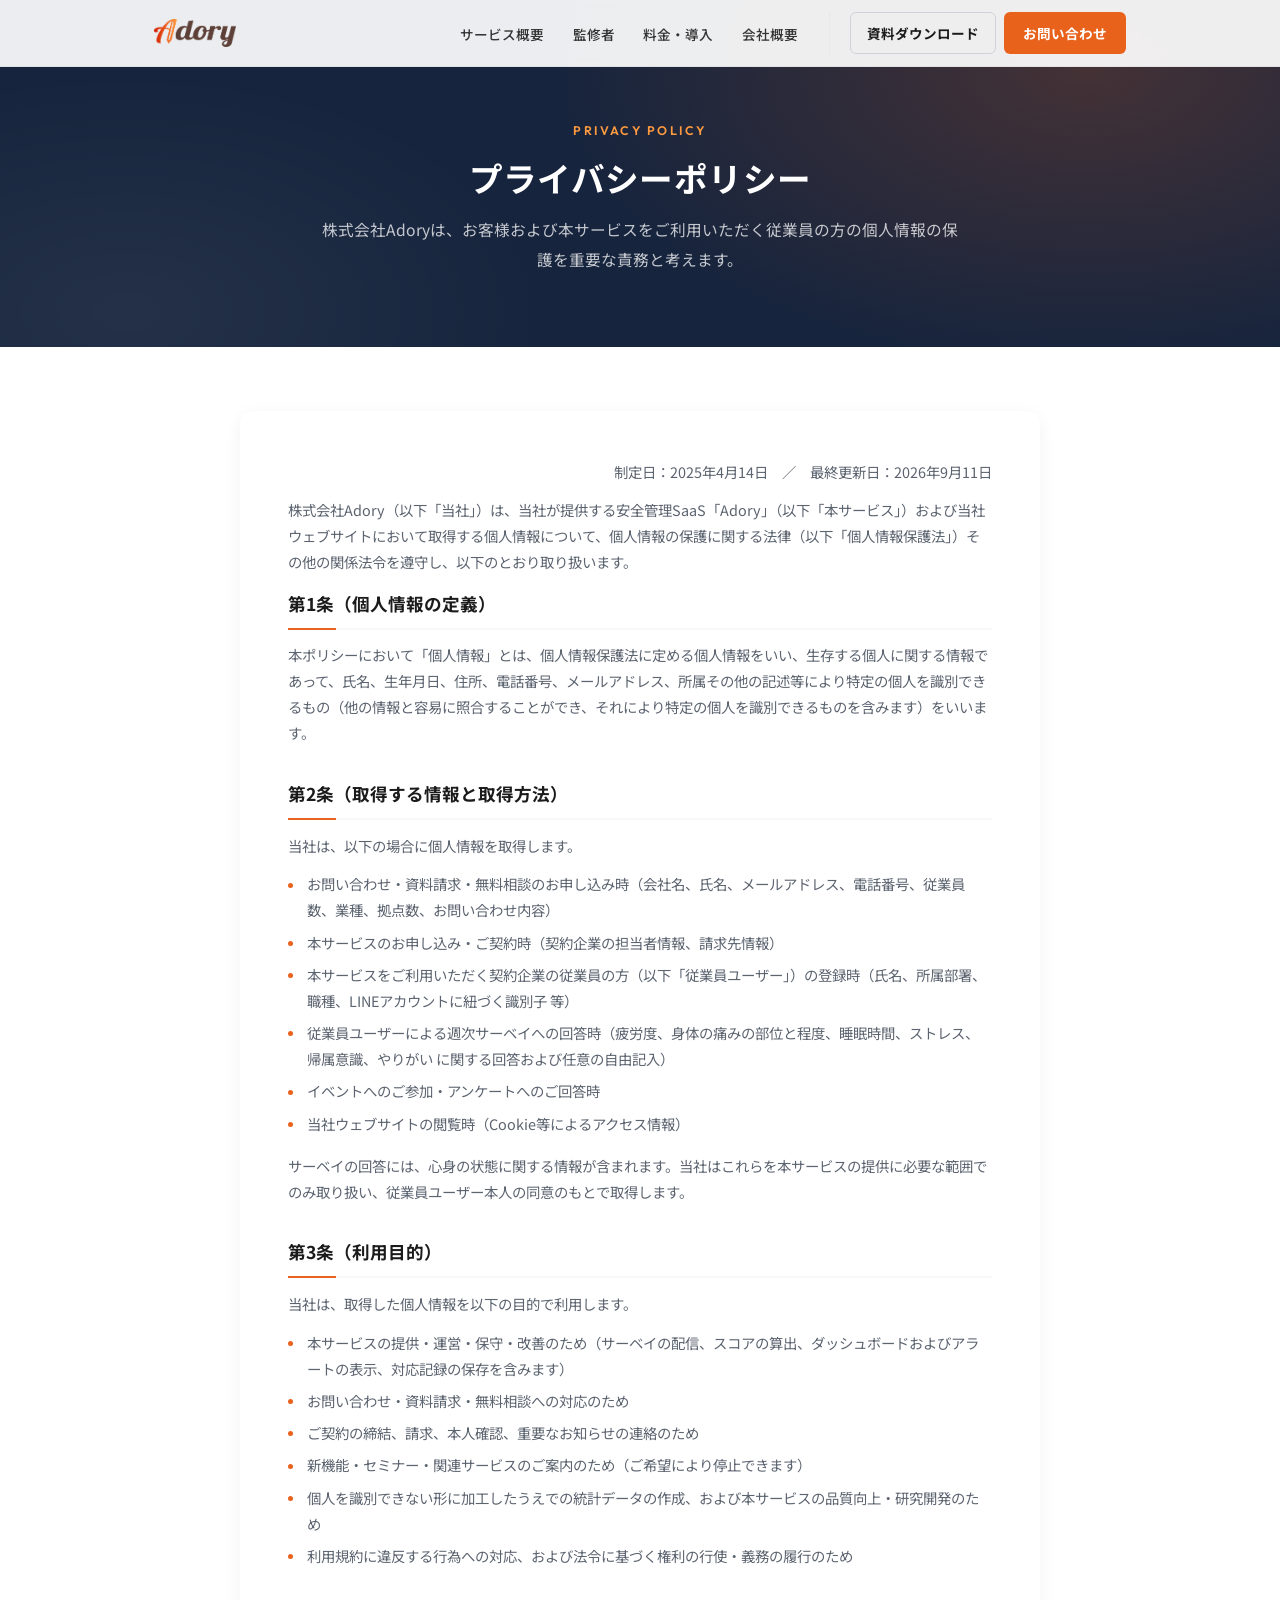
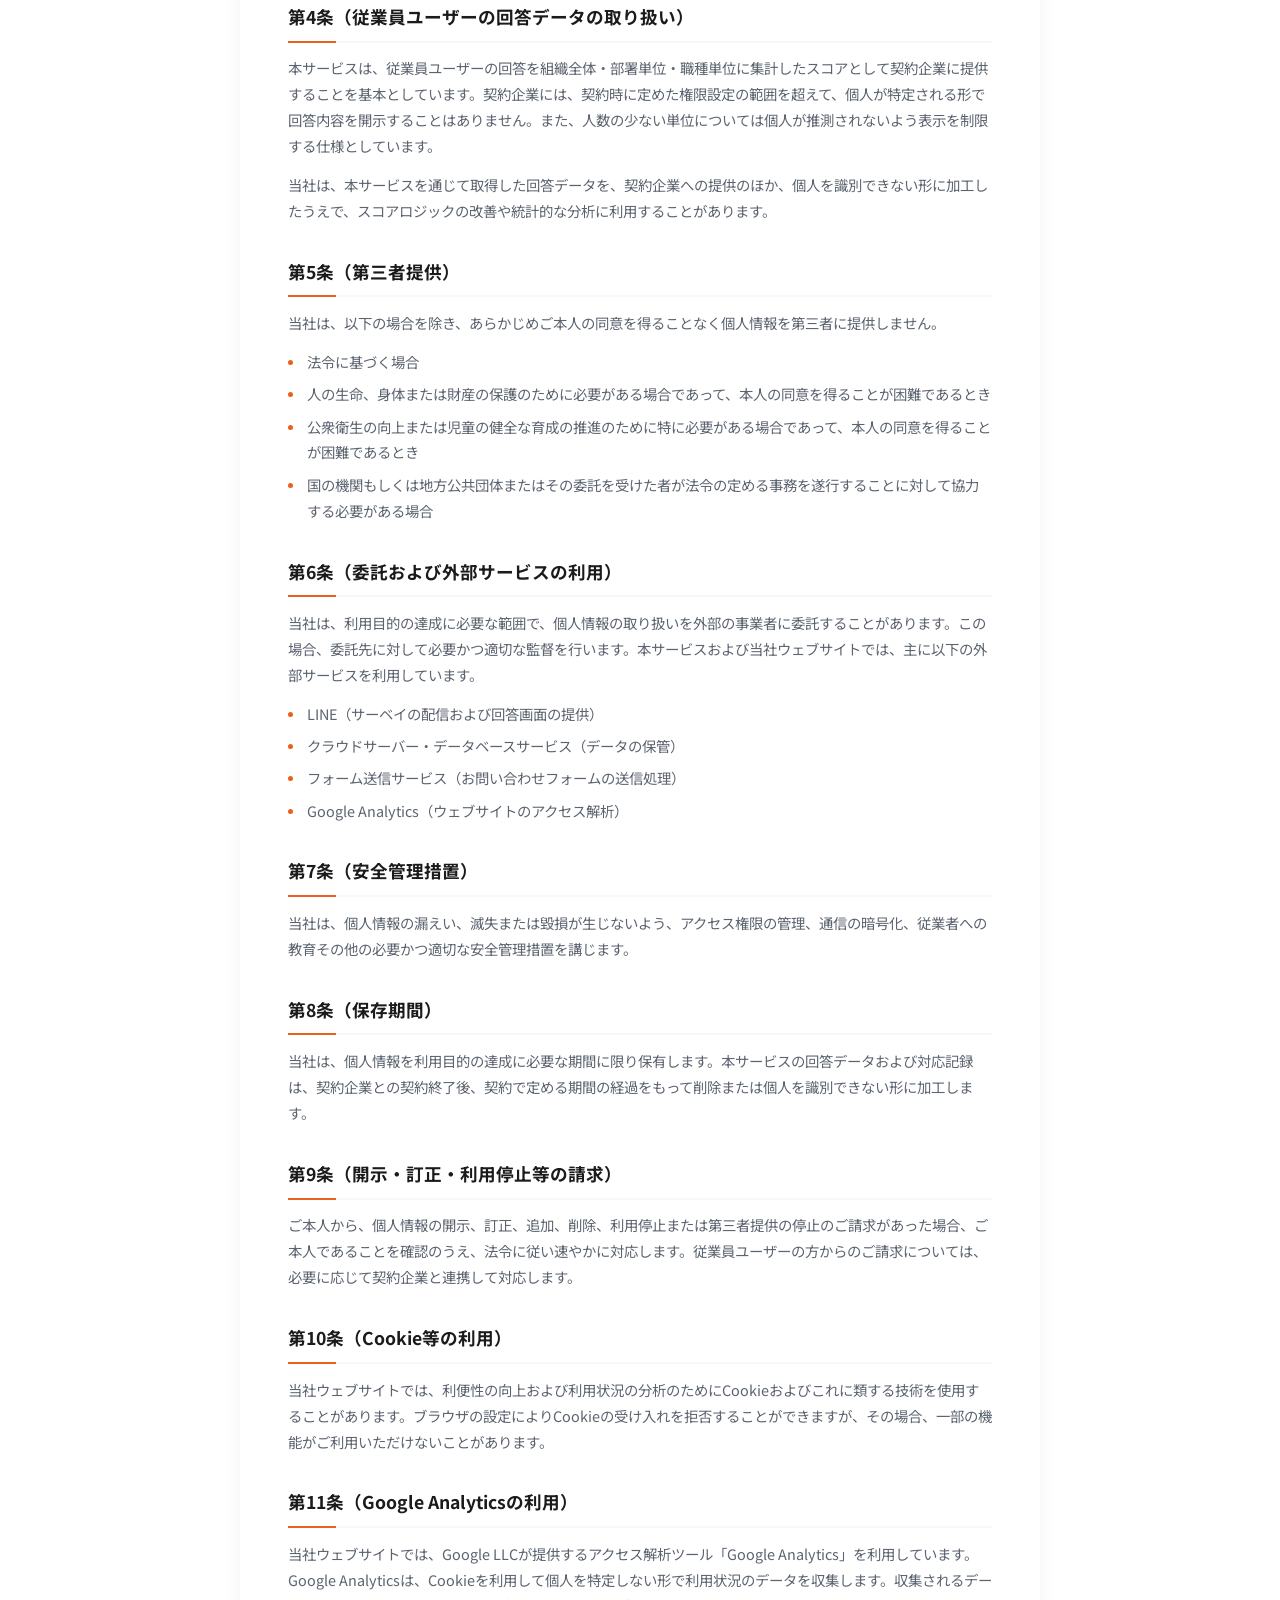
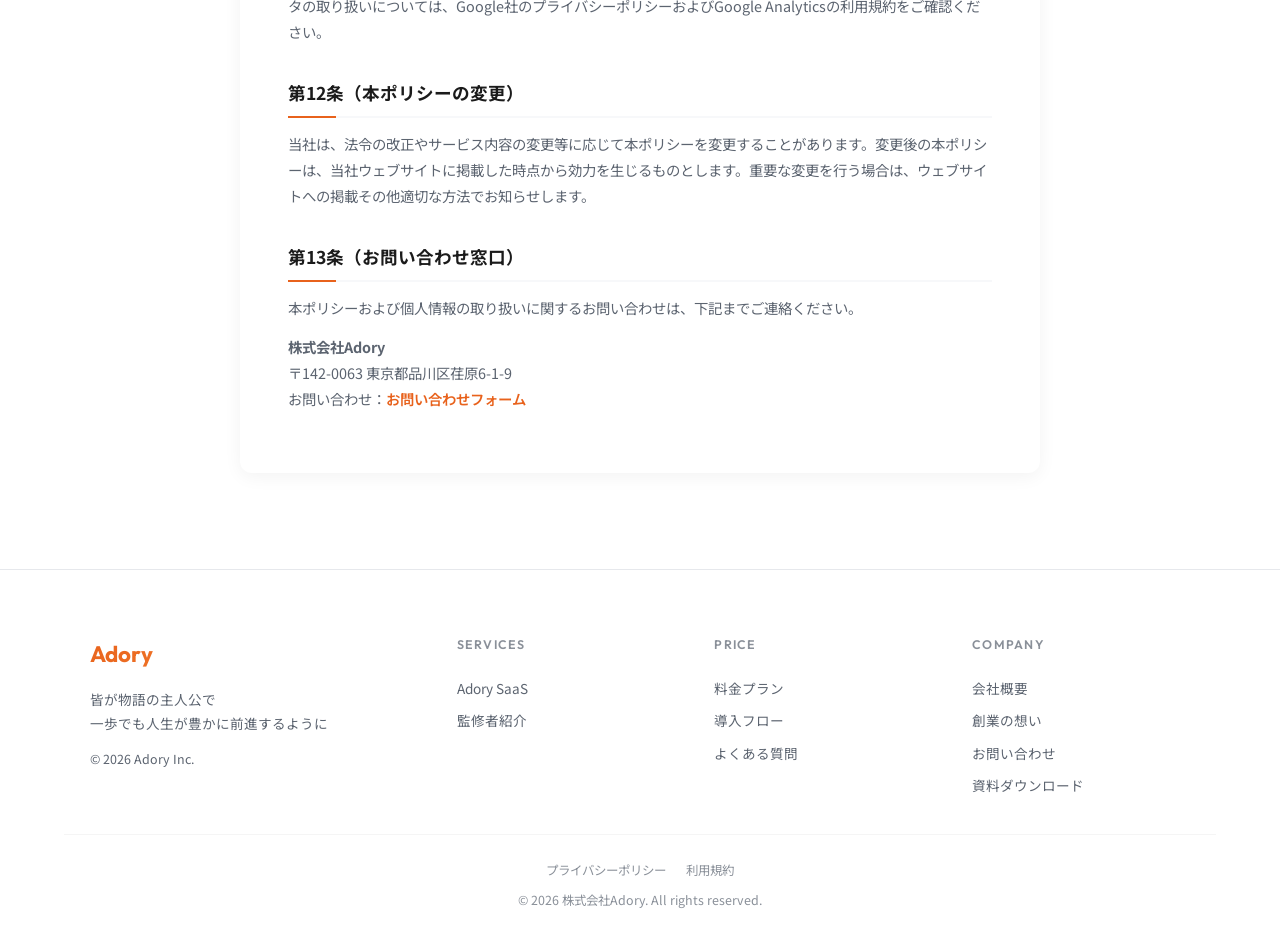
<file: privacy.html>
<!DOCTYPE html>
<html lang="ja">
<head>
  <meta charset="UTF-8">
  <meta name="viewport" content="width=device-width, initial-scale=1.0">
  <title>プライバシーポリシー | 株式会社Adory</title>
  <meta name="description" content="プライバシーポリシー - 株式会社Adory">
  <link rel="icon" href="favicon.ico">
  <link rel="preconnect" href="https://fonts.googleapis.com"><link rel="preconnect" href="https://fonts.gstatic.com" crossorigin><link href="https://fonts.googleapis.com/css2?family=Noto+Sans+JP:wght@300;400;500;700;900&family=Outfit:wght@300;400;600;700;800&display=swap" rel="stylesheet">
  <link rel="stylesheet" href="assets/style.css?v=1789480853">
</head>
<body class="page-privacy">
<button class="stb" id="stb" aria-label="Top">&#8593;</button>
<header id="hdr"><nav><a href="index.html" class="logo"><img src="images/logo.png" alt="Adory"></a><ul class="nav-menu" id="navMenu"><li><a href="service.html">サービス概要</a></li><li><a href="supervisor.html">監修者</a></li><li><a href="pricing.html">料金・導入</a></li><li><a href="company.html">会社概要</a></li><li class="nav-actions"><a href="contact.html?type=doc" class="nav-sub">資料ダウンロード</a><a href="contact.html" class="nav-cta">お問い合わせ</a></li></ul><div class="hamburger" id="hamburger"><span></span><span></span><span></span></div></nav></header>
<main>
<section class="page-hero"><div class="sl">Privacy Policy</div><h1 class="st">プライバシーポリシー</h1><p class="ss">株式会社Adoryは、お客様および本サービスをご利用いただく従業員の方の個人情報の保護を重要な責務と考えます。</p></section><section class="legal-section"><div class="legal-wrap"><div class="legal-card rv"><p class="legal-updated">制定日：2025年4月14日　／　最終更新日：2026年9月11日</p>
<p>株式会社Adory（以下「当社」）は、当社が提供する安全管理SaaS「Adory」（以下「本サービス」）および当社ウェブサイトにおいて取得する個人情報について、個人情報の保護に関する法律（以下「個人情報保護法」）その他の関係法令を遵守し、以下のとおり取り扱います。</p>

<h2>第1条（個人情報の定義）</h2>
<p>本ポリシーにおいて「個人情報」とは、個人情報保護法に定める個人情報をいい、生存する個人に関する情報であって、氏名、生年月日、住所、電話番号、メールアドレス、所属その他の記述等により特定の個人を識別できるもの（他の情報と容易に照合することができ、それにより特定の個人を識別できるものを含みます）をいいます。</p>

<h2>第2条（取得する情報と取得方法）</h2>
<p>当社は、以下の場合に個人情報を取得します。</p>
<ul>
<li>お問い合わせ・資料請求・無料相談のお申し込み時（会社名、氏名、メールアドレス、電話番号、従業員数、業種、拠点数、お問い合わせ内容）</li>
<li>本サービスのお申し込み・ご契約時（契約企業の担当者情報、請求先情報）</li>
<li>本サービスをご利用いただく契約企業の従業員の方（以下「従業員ユーザー」）の登録時（氏名、所属部署、職種、LINEアカウントに紐づく識別子 等）</li>
<li>従業員ユーザーによる週次サーベイへの回答時（疲労度、身体の痛みの部位と程度、睡眠時間、ストレス、帰属意識、やりがい に関する回答および任意の自由記入）</li>
<li>イベントへのご参加・アンケートへのご回答時</li>
<li>当社ウェブサイトの閲覧時（Cookie等によるアクセス情報）</li>
</ul>
<p>サーベイの回答には、心身の状態に関する情報が含まれます。当社はこれらを本サービスの提供に必要な範囲でのみ取り扱い、従業員ユーザー本人の同意のもとで取得します。</p>

<h2>第3条（利用目的）</h2>
<p>当社は、取得した個人情報を以下の目的で利用します。</p>
<ul>
<li>本サービスの提供・運営・保守・改善のため（サーベイの配信、スコアの算出、ダッシュボードおよびアラートの表示、対応記録の保存を含みます）</li>
<li>お問い合わせ・資料請求・無料相談への対応のため</li>
<li>ご契約の締結、請求、本人確認、重要なお知らせの連絡のため</li>
<li>新機能・セミナー・関連サービスのご案内のため（ご希望により停止できます）</li>
<li>個人を識別できない形に加工したうえでの統計データの作成、および本サービスの品質向上・研究開発のため</li>
<li>利用規約に違反する行為への対応、および法令に基づく権利の行使・義務の履行のため</li>
</ul>

<h2>第4条（従業員ユーザーの回答データの取り扱い）</h2>
<p>本サービスは、従業員ユーザーの回答を組織全体・部署単位・職種単位に集計したスコアとして契約企業に提供することを基本としています。契約企業には、契約時に定めた権限設定の範囲を超えて、個人が特定される形で回答内容を開示することはありません。また、人数の少ない単位については個人が推測されないよう表示を制限する仕様としています。</p>
<p>当社は、本サービスを通じて取得した回答データを、契約企業への提供のほか、個人を識別できない形に加工したうえで、スコアロジックの改善や統計的な分析に利用することがあります。</p>

<h2>第5条（第三者提供）</h2>
<p>当社は、以下の場合を除き、あらかじめご本人の同意を得ることなく個人情報を第三者に提供しません。</p>
<ul>
<li>法令に基づく場合</li>
<li>人の生命、身体または財産の保護のために必要がある場合であって、本人の同意を得ることが困難であるとき</li>
<li>公衆衛生の向上または児童の健全な育成の推進のために特に必要がある場合であって、本人の同意を得ることが困難であるとき</li>
<li>国の機関もしくは地方公共団体またはその委託を受けた者が法令の定める事務を遂行することに対して協力する必要がある場合</li>
</ul>

<h2>第6条（委託および外部サービスの利用）</h2>
<p>当社は、利用目的の達成に必要な範囲で、個人情報の取り扱いを外部の事業者に委託することがあります。この場合、委託先に対して必要かつ適切な監督を行います。本サービスおよび当社ウェブサイトでは、主に以下の外部サービスを利用しています。</p>
<ul>
<li>LINE（サーベイの配信および回答画面の提供）</li>
<li>クラウドサーバー・データベースサービス（データの保管）</li>
<li>フォーム送信サービス（お問い合わせフォームの送信処理）</li>
<li>Google Analytics（ウェブサイトのアクセス解析）</li>
</ul>

<h2>第7条（安全管理措置）</h2>
<p>当社は、個人情報の漏えい、滅失または毀損が生じないよう、アクセス権限の管理、通信の暗号化、従業者への教育その他の必要かつ適切な安全管理措置を講じます。</p>

<h2>第8条（保存期間）</h2>
<p>当社は、個人情報を利用目的の達成に必要な期間に限り保有します。本サービスの回答データおよび対応記録は、契約企業との契約終了後、契約で定める期間の経過をもって削除または個人を識別できない形に加工します。</p>

<h2>第9条（開示・訂正・利用停止等の請求）</h2>
<p>ご本人から、個人情報の開示、訂正、追加、削除、利用停止または第三者提供の停止のご請求があった場合、ご本人であることを確認のうえ、法令に従い速やかに対応します。従業員ユーザーの方からのご請求については、必要に応じて契約企業と連携して対応します。</p>

<h2>第10条（Cookie等の利用）</h2>
<p>当社ウェブサイトでは、利便性の向上および利用状況の分析のためにCookieおよびこれに類する技術を使用することがあります。ブラウザの設定によりCookieの受け入れを拒否することができますが、その場合、一部の機能がご利用いただけないことがあります。</p>

<h2>第11条（Google Analyticsの利用）</h2>
<p>当社ウェブサイトでは、Google LLCが提供するアクセス解析ツール「Google Analytics」を利用しています。Google Analyticsは、Cookieを利用して個人を特定しない形で利用状況のデータを収集します。収集されるデータの取り扱いについては、Google社のプライバシーポリシーおよびGoogle Analyticsの利用規約をご確認ください。</p>

<h2>第12条（本ポリシーの変更）</h2>
<p>当社は、法令の改正やサービス内容の変更等に応じて本ポリシーを変更することがあります。変更後の本ポリシーは、当社ウェブサイトに掲載した時点から効力を生じるものとします。重要な変更を行う場合は、ウェブサイトへの掲載その他適切な方法でお知らせします。</p>

<h2>第13条（お問い合わせ窓口）</h2>
<p>本ポリシーおよび個人情報の取り扱いに関するお問い合わせは、下記までご連絡ください。</p>
<p><strong>株式会社Adory</strong><br>〒142-0063 東京都品川区荏原6-1-9<br>お問い合わせ：<a href="contact.html">お問い合わせフォーム</a></p></div></div></section>
</main>
<footer>
  <div class="ft-in">
    <div class="ft-brand"><div class="ft-logo">Adory</div><p>皆が物語の主人公で<br>一歩でも人生が豊かに前進するように</p><p style="margin-top:.8rem;font-size:.78rem">&#169; 2026 Adory Inc.</p></div>
    <div class="ft-col"><h4>Services</h4><a href="service.html">Adory SaaS</a><a href="supervisor.html">監修者紹介</a></div>
    <div class="ft-col"><h4>Price</h4><a href="pricing.html">料金プラン</a><a href="pricing.html#flow">導入フロー</a><a href="pricing.html#faq">よくある質問</a></div>
    <div class="ft-col"><h4>Company</h4><a href="company.html#about">会社概要</a><a href="company.html#message">創業の想い</a><a href="contact.html">お問い合わせ</a><a href="contact.html?type=doc">資料ダウンロード</a></div>
  </div>
  <div class="ft-bot"><div class="ft-bot-l"><a href="privacy.html">プライバシーポリシー</a><a href="terms.html">利用規約</a></div><p>&#169; 2026 株式会社Adory. All rights reserved.</p></div>
</footer>
<script src="assets/site.js?v=1789480853"></script>
</body>
</html>
</file>
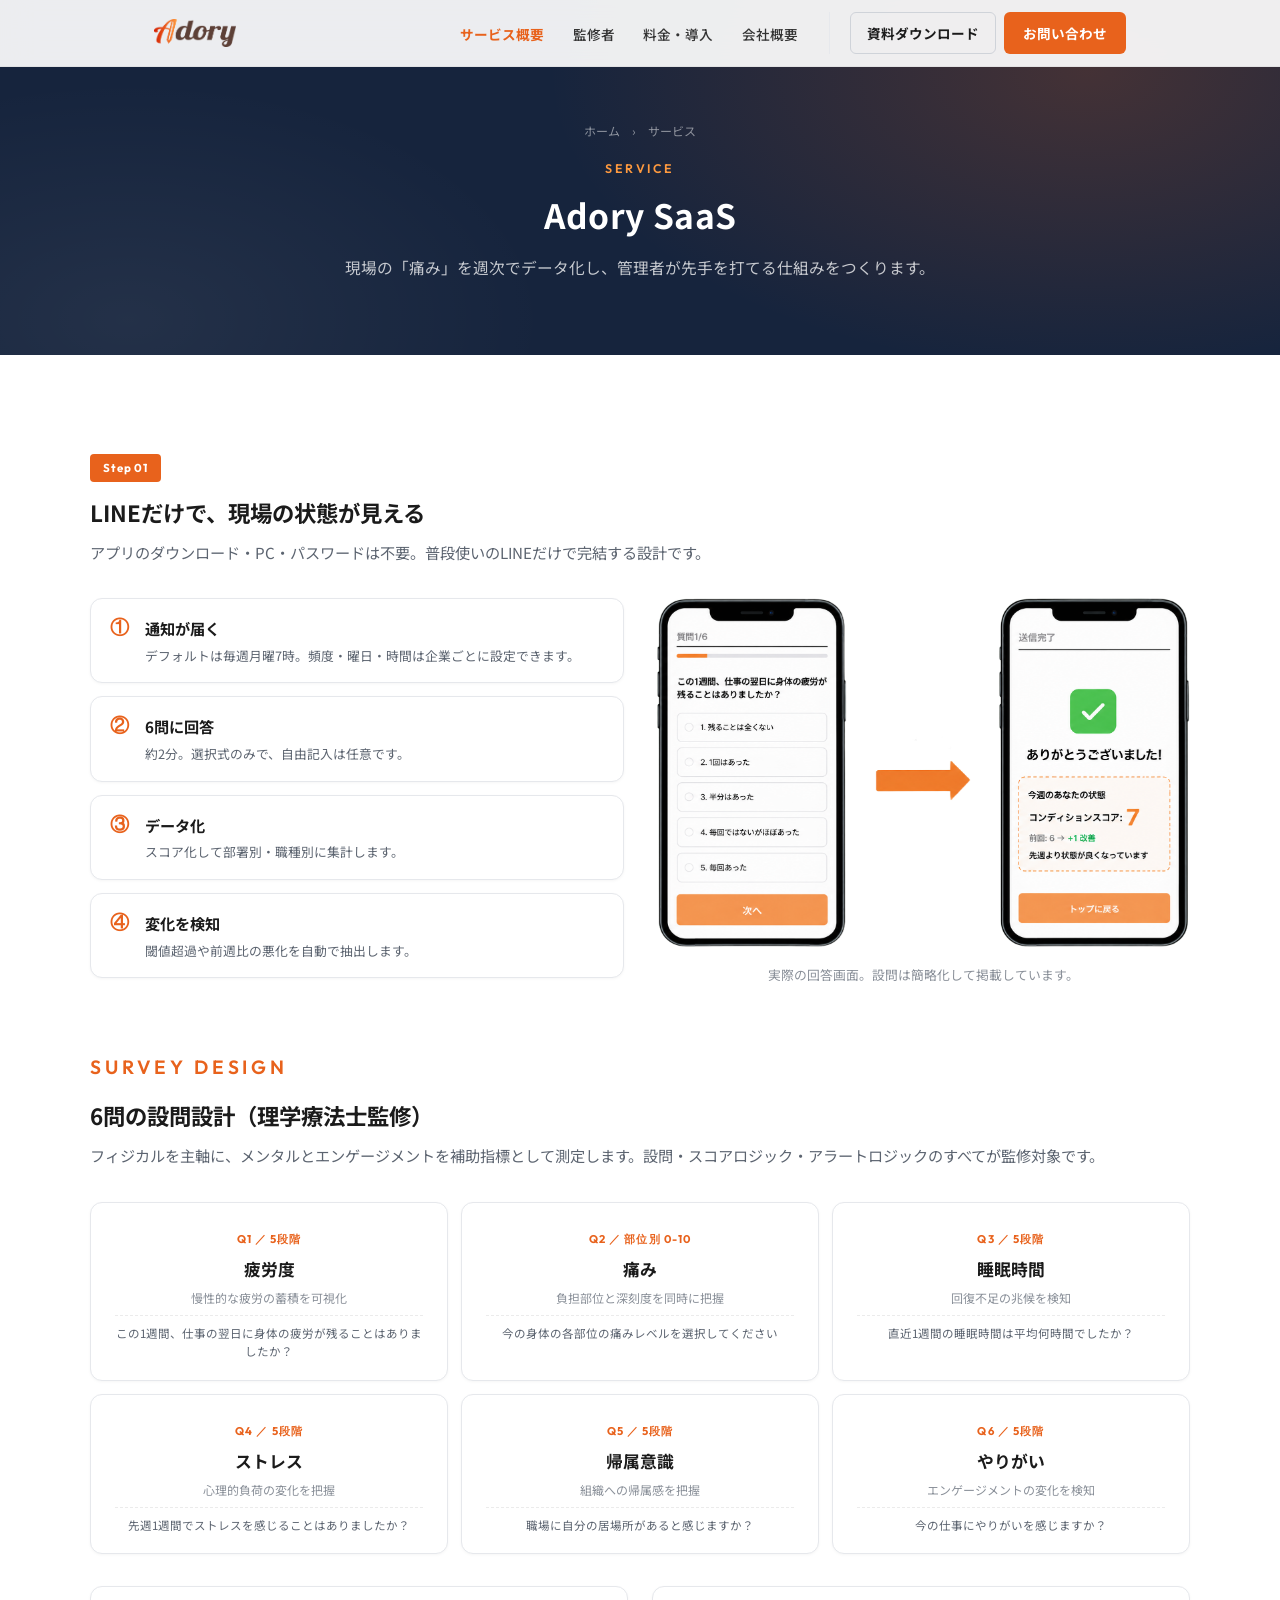
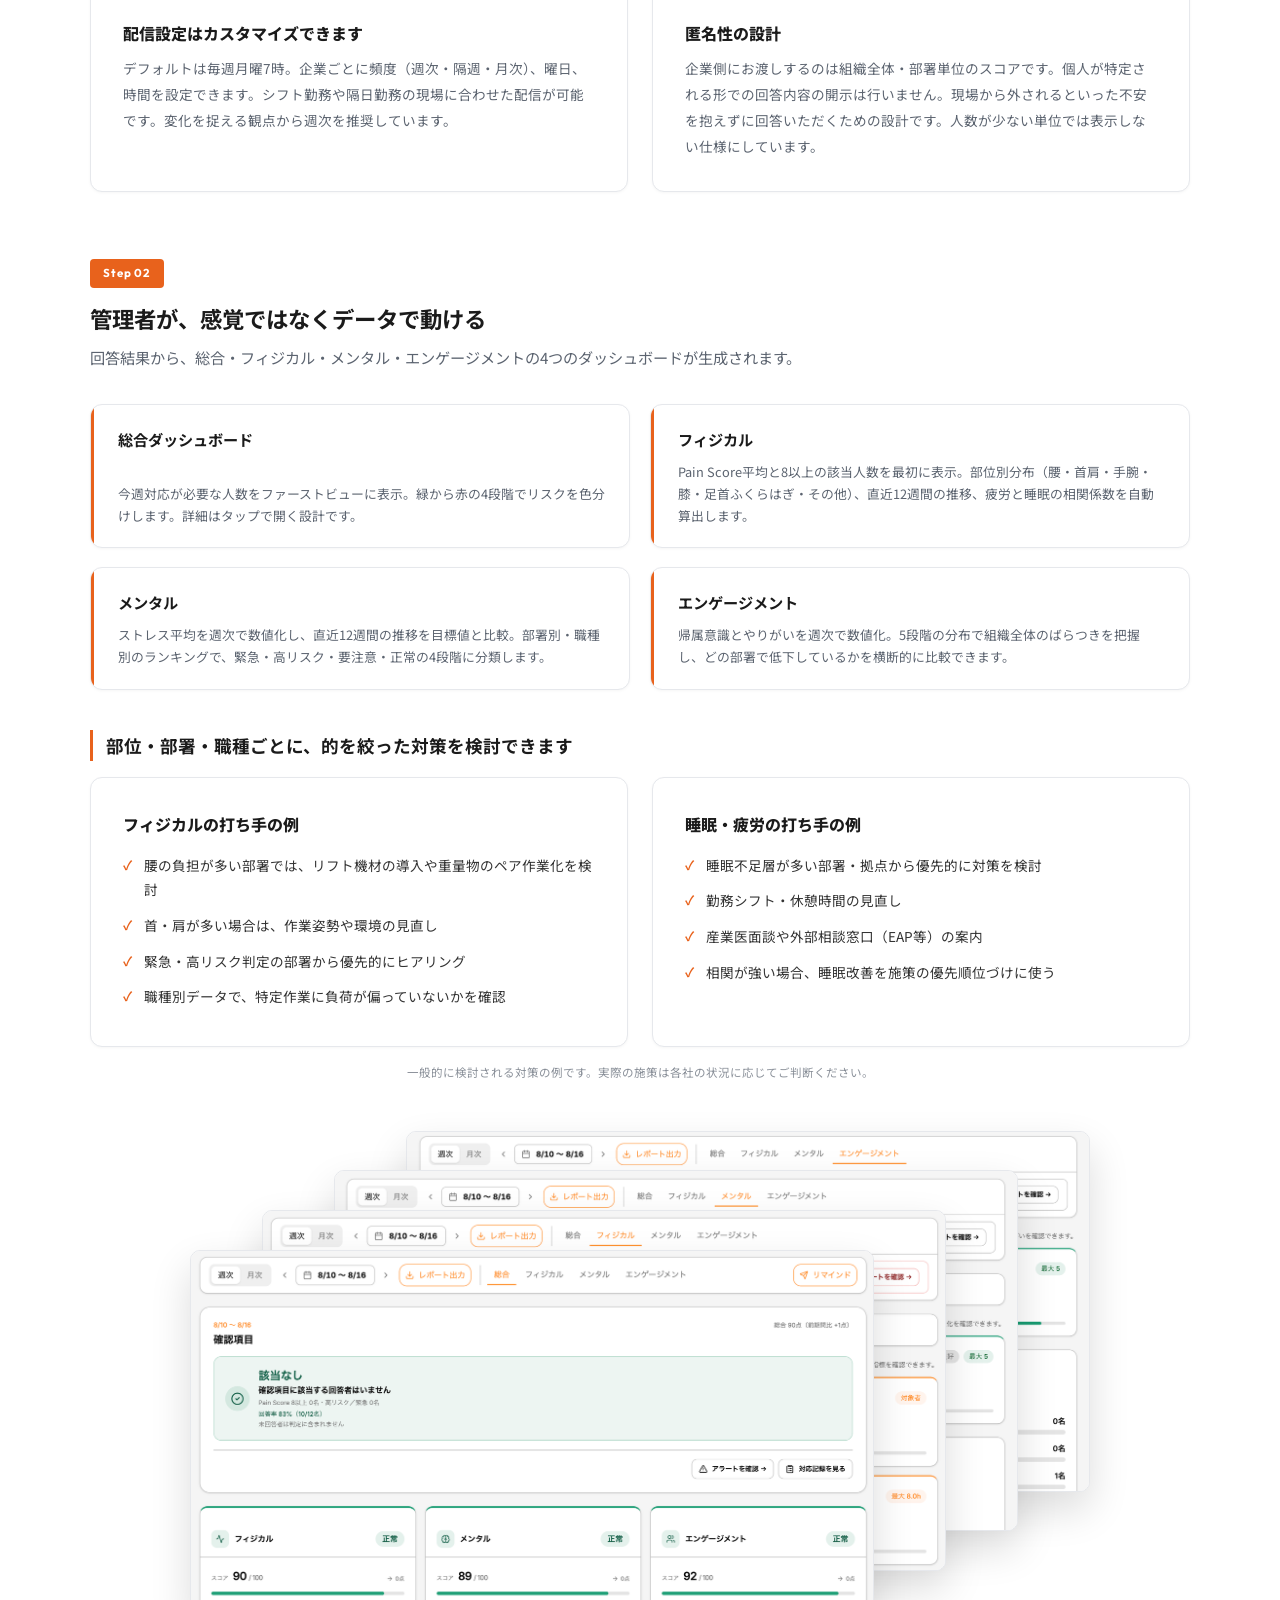
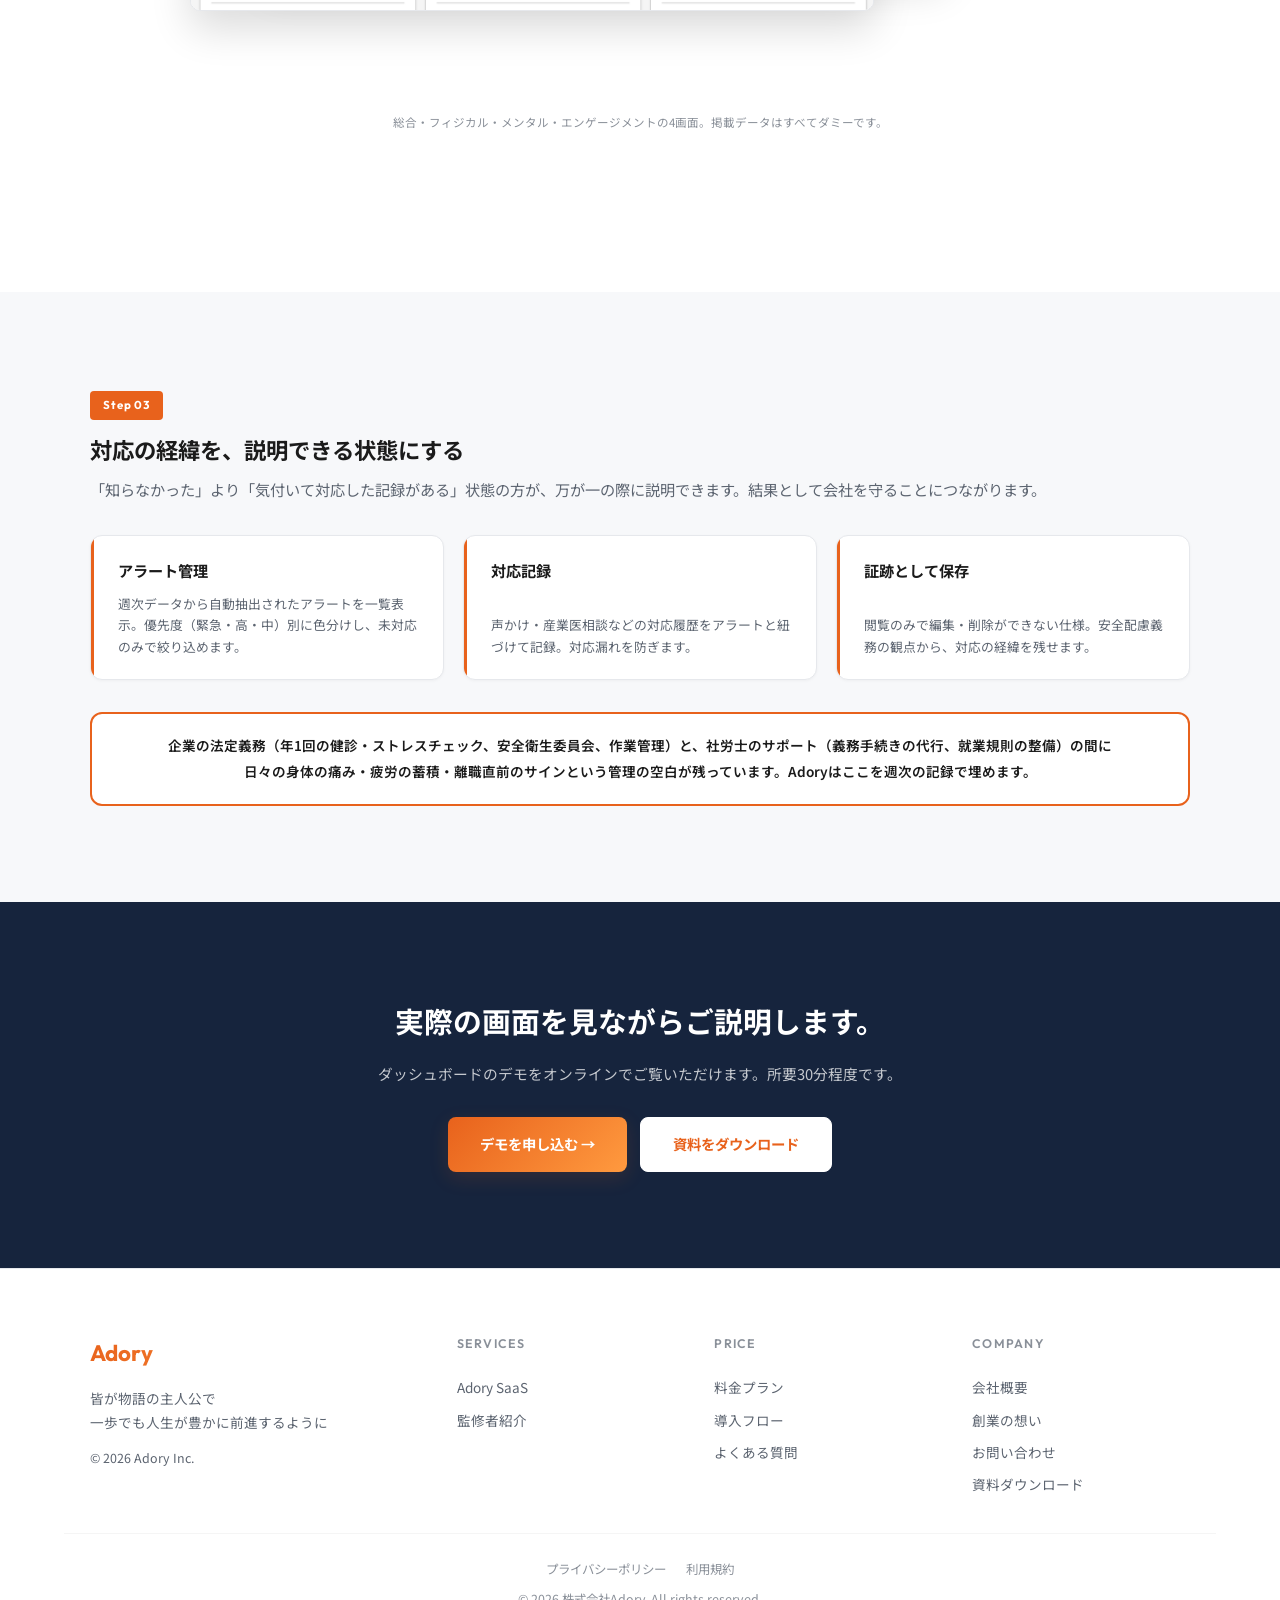
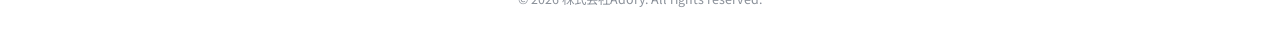
<file: service.html>
<!DOCTYPE html>
<html lang="ja">
<head>
  <meta charset="UTF-8">
  <meta name="viewport" content="width=device-width, initial-scale=1.0">
  <title>Adory SaaS サービス詳細｜現場の痛みを週次で可視化</title>
  <meta name="description" content="LINEで週1回6問・約2分。痛み・疲労・睡眠・ストレスをスコア化し、総合／フィジカル／メンタル／エンゲージメントの4ダッシュボードで可視化します。対応記録は証跡として保存され、安全配慮義務の観点から対応の経緯を残せます。">
  <link rel="icon" href="favicon.ico">
  <link rel="preconnect" href="https://fonts.googleapis.com"><link rel="preconnect" href="https://fonts.gstatic.com" crossorigin><link href="https://fonts.googleapis.com/css2?family=Noto+Sans+JP:wght@300;400;500;700;900&family=Outfit:wght@300;400;600;700;800&display=swap" rel="stylesheet">
  <link rel="stylesheet" href="assets/style.css?v=1789480853">
</head>
<body class="page-service">
<button class="stb" id="stb" aria-label="Top">&#8593;</button>
<header id="hdr"><nav><a href="index.html" class="logo"><img src="images/logo.png" alt="Adory"></a><ul class="nav-menu" id="navMenu"><li><a href="service.html" class="active">サービス概要</a></li><li><a href="supervisor.html">監修者</a></li><li><a href="pricing.html">料金・導入</a></li><li><a href="company.html">会社概要</a></li><li class="nav-actions"><a href="contact.html?type=doc" class="nav-sub">資料ダウンロード</a><a href="contact.html" class="nav-cta">お問い合わせ</a></li></ul><div class="hamburger" id="hamburger"><span></span><span></span><span></span></div></nav></header>
<main>
<section class="page-hero"><div class="crumb"><a href="index.html">ホーム</a>　›　サービス</div><div class="sl">Service</div><h1 class="st">Adory SaaS</h1><p class="ss">現場の「痛み」を週次でデータ化し、管理者が先手を打てる仕組みをつくります。</p></section>
<section class="feat" id="step01"><div class="ct">
  <div class="step-block rv">
    <div class="step-tag">Step 01</div>
    <h3 class="step-h3"><span class="ph">LINEだけで、</span><span class="ph">現場の状態が見える</span></h3>
    <p class="step-p">アプリのダウンロード・PC・パスワードは不要。普段使いのLINEだけで完結する設計です。</p>
    <div class="step01-grid">
      <div class="mini-steps">
        <div class="mini-step"><div class="ms-n">①</div><div><h4>通知が届く</h4><p>デフォルトは毎週月曜7時。頻度・曜日・時間は企業ごとに設定できます。</p></div></div>
        <div class="mini-step"><div class="ms-n">②</div><div><h4>6問に回答</h4><p>約2分。選択式のみで、自由記入は任意です。</p></div></div>
        <div class="mini-step"><div class="ms-n">③</div><div><h4>データ化</h4><p>スコア化して部署別・職種別に集計します。</p></div></div>
        <div class="mini-step"><div class="ms-n">④</div><div><h4>変化を検知</h4><p>閾値超過や前週比の悪化を自動で抽出します。</p></div></div>
      </div>
      <div><img src="images/survey-phones.png" alt="LINEの週次サーベイ回答画面と送信完了画面" style="width:100%;display:block"><p class="survey-caption">実際の回答画面。設問は簡略化して掲載しています。</p></div>
    </div>
  </div>

  <div class="step-block rv" id="survey-design">
    <div class="sl" style="font-size:1.2rem">Survey design</div>
    <h3 class="step-h3"><span class="ph">6問の設問設計</span><span class="ph">（理学療法士監修）</span></h3>
    <p class="step-p">フィジカルを主軸に、メンタルとエンゲージメントを補助指標として測定します。設問・スコアロジック・アラートロジックのすべてが監修対象です。</p>
    <div class="survey-grid three"><div class="survey-item"><span class="qn">Q1 ／ 5段階</span><h4>疲労度</h4><p>慢性的な疲労の蓄積を可視化</p><div class="q">この1週間、仕事の翌日に身体の疲労が残ることはありましたか？</div></div><div class="survey-item"><span class="qn">Q2 ／ 部位別 0-10</span><h4>痛み</h4><p>負担部位と深刻度を同時に把握</p><div class="q">今の身体の各部位の痛みレベルを選択してください</div></div><div class="survey-item"><span class="qn">Q3 ／ 5段階</span><h4>睡眠時間</h4><p>回復不足の兆候を検知</p><div class="q">直近1週間の睡眠時間は平均何時間でしたか？</div></div><div class="survey-item"><span class="qn">Q4 ／ 5段階</span><h4>ストレス</h4><p>心理的負荷の変化を把握</p><div class="q">先週1週間でストレスを感じることはありましたか？</div></div><div class="survey-item"><span class="qn">Q5 ／ 5段階</span><h4>帰属意識</h4><p>組織への帰属感を把握</p><div class="q">職場に自分の居場所があると感じますか？</div></div><div class="survey-item"><span class="qn">Q6 ／ 5段階</span><h4>やりがい</h4><p>エンゲージメントの変化を検知</p><div class="q">今の仕事にやりがいを感じますか？</div></div></div>
    <div class="ind-cards" style="margin-top:2rem">
      <div class="ind-card" style="text-align:left"><h3 style="font-size:1rem;font-weight:800;color:var(--dark);margin-bottom:.5rem">配信設定はカスタマイズできます</h3><p style="font-size:.85rem;color:var(--text-light);line-height:1.9">デフォルトは毎週月曜7時。企業ごとに頻度（週次・隔週・月次）、曜日、時間を設定できます。シフト勤務や隔日勤務の現場に合わせた配信が可能です。変化を捉える観点から週次を推奨しています。</p></div>
      <div class="ind-card" style="text-align:left"><h3 style="font-size:1rem;font-weight:800;color:var(--dark);margin-bottom:.5rem">匿名性の設計</h3><p style="font-size:.85rem;color:var(--text-light);line-height:1.9">企業側にお渡しするのは組織全体・部署単位のスコアです。個人が特定される形での回答内容の開示は行いません。現場から外されるといった不安を抱えずに回答いただくための設計です。人数が少ない単位では表示しない仕様にしています。</p></div>
    </div>
  </div>

  <div class="step-block rv" id="step02">
    <div class="step-tag">Step 02</div>
    <h3 class="step-h3"><span class="ph">管理者が、</span><span class="ph">感覚ではなくデータで動ける</span></h3>
    <p class="step-p">回答結果から、総合・フィジカル・メンタル・エンゲージメントの4つのダッシュボードが生成されます。</p>
    <div class="feat-cards">
      <div class="feat-card"><div class="fc-accent"></div><div class="fc-body"><h4>総合ダッシュボード</h4><p>今週対応が必要な人数をファーストビューに表示。緑から赤の4段階でリスクを色分けします。詳細はタップで開く設計です。</p></div></div>
      <div class="feat-card"><div class="fc-accent"></div><div class="fc-body"><h4>フィジカル</h4><p>Pain Score平均と8以上の該当人数を最初に表示。部位別分布（腰・首肩・手腕・膝・足首ふくらはぎ・その他）、直近12週間の推移、疲労と睡眠の相関係数を自動算出します。</p></div></div>
      <div class="feat-card"><div class="fc-accent"></div><div class="fc-body"><h4>メンタル</h4><p>ストレス平均を週次で数値化し、直近12週間の推移を目標値と比較。部署別・職種別のランキングで、緊急・高リスク・要注意・正常の4段階に分類します。</p></div></div>
      <div class="feat-card"><div class="fc-accent"></div><div class="fc-body"><h4>エンゲージメント</h4><p>帰属意識とやりがいを週次で数値化。5段階の分布で組織全体のばらつきを把握し、どの部署で低下しているかを横断的に比較できます。</p></div></div>
    </div>
    <h4 class="sub-h" style="margin-top:2.5rem">部位・部署・職種ごとに、的を絞った対策を検討できます</h4>
    <div class="ind-cards" style="margin-top:1rem">
      <div class="ind-card" style="text-align:left"><h3 style="font-size:1rem;font-weight:800;color:var(--dark);margin-bottom:.5rem">フィジカルの打ち手の例</h3><ul class="pfl" style="margin:0"><li>腰の負担が多い部署では、リフト機材の導入や重量物のペア作業化を検討</li><li>首・肩が多い場合は、作業姿勢や環境の見直し</li><li>緊急・高リスク判定の部署から優先的にヒアリング</li><li>職種別データで、特定作業に負荷が偏っていないかを確認</li></ul></div>
      <div class="ind-card" style="text-align:left"><h3 style="font-size:1rem;font-weight:800;color:var(--dark);margin-bottom:.5rem">睡眠・疲労の打ち手の例</h3><ul class="pfl" style="margin:0"><li>睡眠不足層が多い部署・拠点から優先的に対策を検討</li><li>勤務シフト・休憩時間の見直し</li><li>産業医面談や外部相談窓口（EAP等）の案内</li><li>相関が強い場合、睡眠改善を施策の優先順位づけに使う</li></ul></div>
    </div>
    <p class="note-sm" style="text-align:center;margin-top:1rem">一般的に検討される対策の例です。実際の施策は各社の状況に応じてご判断ください。</p>
    <div class="db-stack" aria-label="4つのダッシュボード画面">
      <div class="db-item"><img src="images/dash-engagement.png" alt="エンゲージメントダッシュボード"></div>
      <div class="db-item"><img src="images/dash-mental.png" alt="メンタルダッシュボード"></div>
      <div class="db-item"><img src="images/dash-physical.png" alt="フィジカルダッシュボード"></div>
      <div class="db-item"><img src="images/dash-overview.png" alt="総合ダッシュボード"></div>
    </div>
    <p class="note-sm" style="text-align:center;margin-top:1rem">総合・フィジカル・メンタル・エンゲージメントの4画面。掲載データはすべてダミーです。</p>
  </div>
</div></section>
<section class="feat" id="step03" style="background:var(--bg-section)"><div class="ct">
  <div class="rv">
    <div class="step-tag">Step 03</div>
    <h3 class="step-h3"><span class="ph">対応の経緯を、</span><span class="ph">説明できる状態にする</span></h3>
    <p class="step-p">「知らなかった」より「気付いて対応した記録がある」状態の方が、万が一の際に説明できます。結果として会社を守ることにつながります。</p>
    <div class="feat-cards three">
      <div class="feat-card"><div class="fc-accent"></div><div class="fc-body"><h4>アラート管理</h4><p>週次データから自動抽出されたアラートを一覧表示。優先度（緊急・高・中）別に色分けし、未対応のみで絞り込めます。</p></div></div>
      <div class="feat-card"><div class="fc-accent"></div><div class="fc-body"><h4>対応記録</h4><p>声かけ・産業医相談などの対応履歴をアラートと紐づけて記録。対応漏れを防ぎます。</p></div></div>
      <div class="feat-card"><div class="fc-accent"></div><div class="fc-body"><h4>証跡として保存</h4><p>閲覧のみで編集・削除ができない仕様。安全配慮義務の観点から、対応の経緯を残せます。</p></div></div>
    </div>
    <div class="sv-note" style="max-width:none">企業の法定義務（年1回の健診・ストレスチェック、安全衛生委員会、作業管理）と、社労士のサポート（義務手続きの代行、就業規則の整備）の間に<br>日々の身体の痛み・疲労の蓄積・離職直前のサインという管理の空白が残っています。Adoryはここを週次の記録で埋めます。</div>
  </div>
</div></section>
<section class="cta"><div class="cta-w rv">
  <h2>実際の画面を見ながらご説明します。</h2><p>ダッシュボードのデモをオンラインでご覧いただけます。所要30分程度です。</p>
  <div class="btn-row"><a href="contact.html?type=demo" class="btn-p">デモを申し込む &#8594;</a><a href="contact.html?type=doc" class="btn-s">資料をダウンロード</a></div>
  
</div></section>
</main>
<footer>
  <div class="ft-in">
    <div class="ft-brand"><div class="ft-logo">Adory</div><p>皆が物語の主人公で<br>一歩でも人生が豊かに前進するように</p><p style="margin-top:.8rem;font-size:.78rem">&#169; 2026 Adory Inc.</p></div>
    <div class="ft-col"><h4>Services</h4><a href="service.html">Adory SaaS</a><a href="supervisor.html">監修者紹介</a></div>
    <div class="ft-col"><h4>Price</h4><a href="pricing.html">料金プラン</a><a href="pricing.html#flow">導入フロー</a><a href="pricing.html#faq">よくある質問</a></div>
    <div class="ft-col"><h4>Company</h4><a href="company.html#about">会社概要</a><a href="company.html#message">創業の想い</a><a href="contact.html">お問い合わせ</a><a href="contact.html?type=doc">資料ダウンロード</a></div>
  </div>
  <div class="ft-bot"><div class="ft-bot-l"><a href="privacy.html">プライバシーポリシー</a><a href="terms.html">利用規約</a></div><p>&#169; 2026 株式会社Adory. All rights reserved.</p></div>
</footer>
<script src="assets/site.js?v=1789480853"></script>
</body>
</html>
</file>
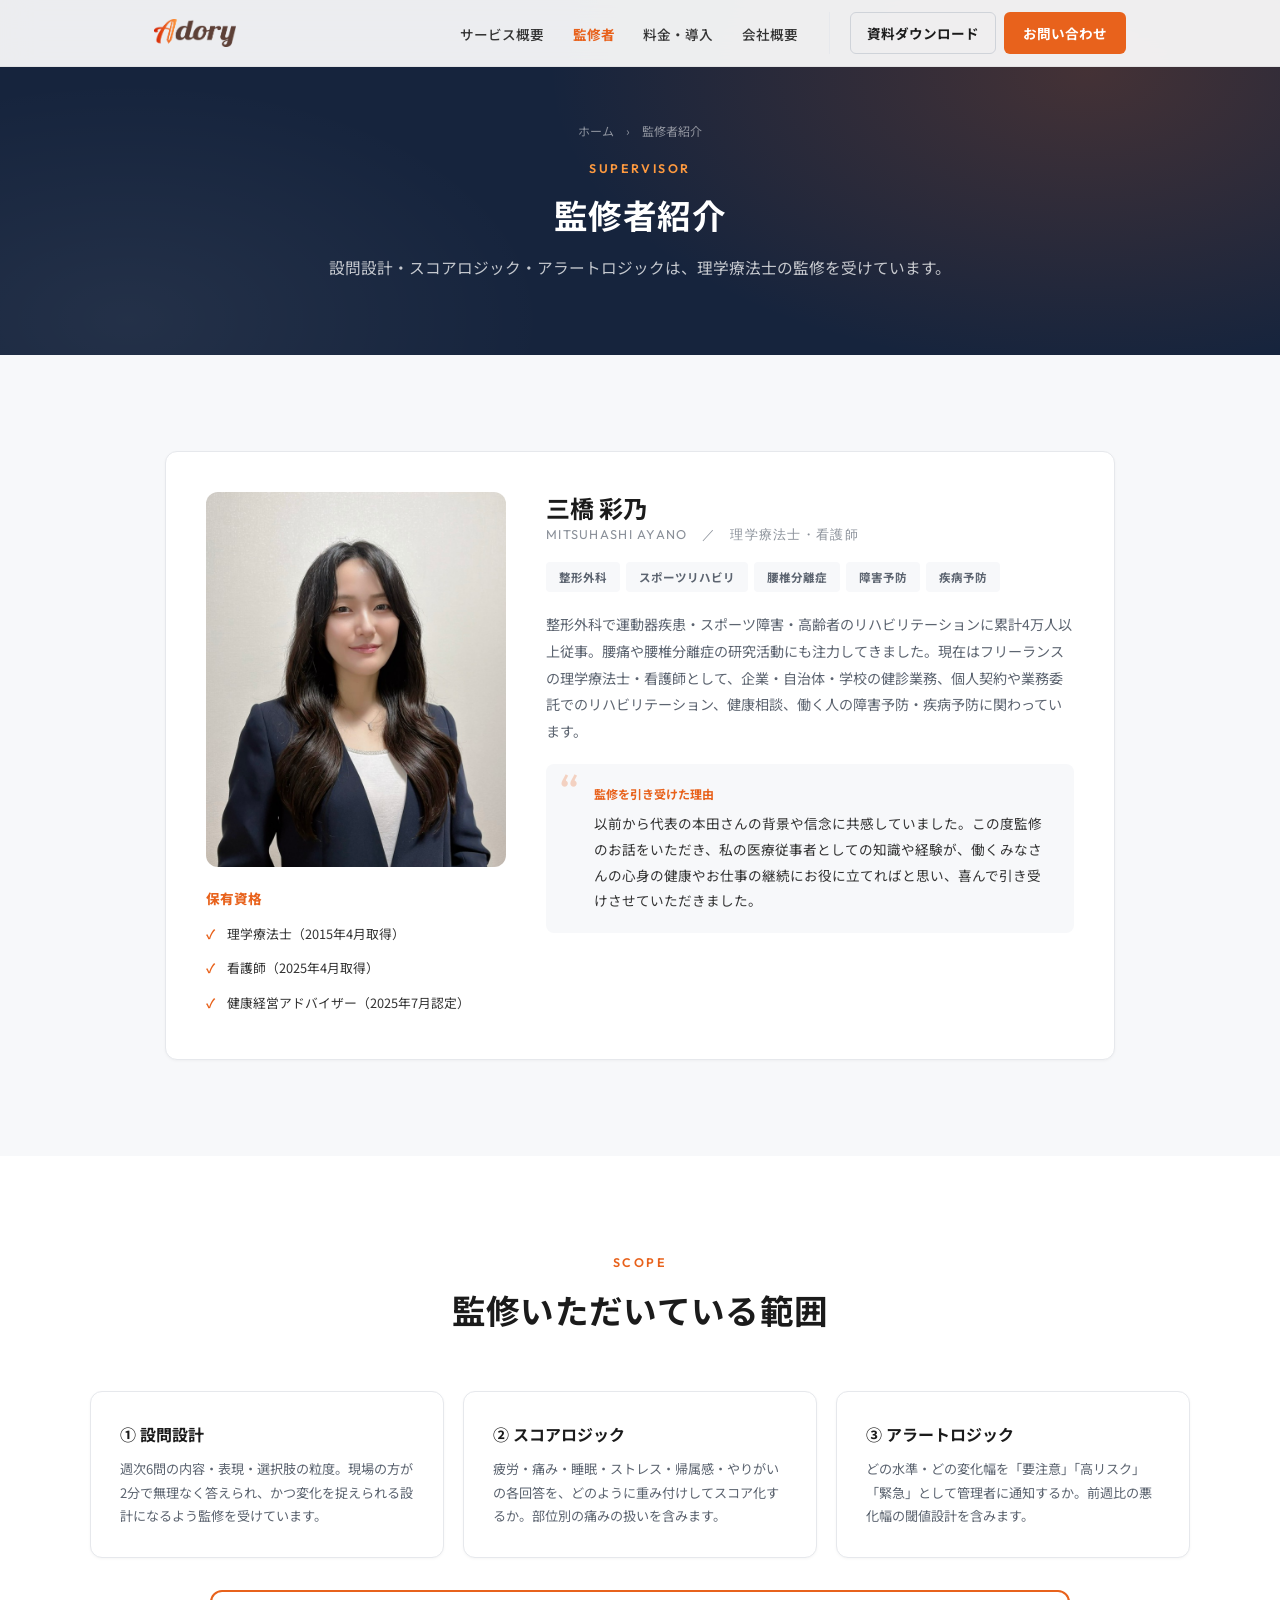
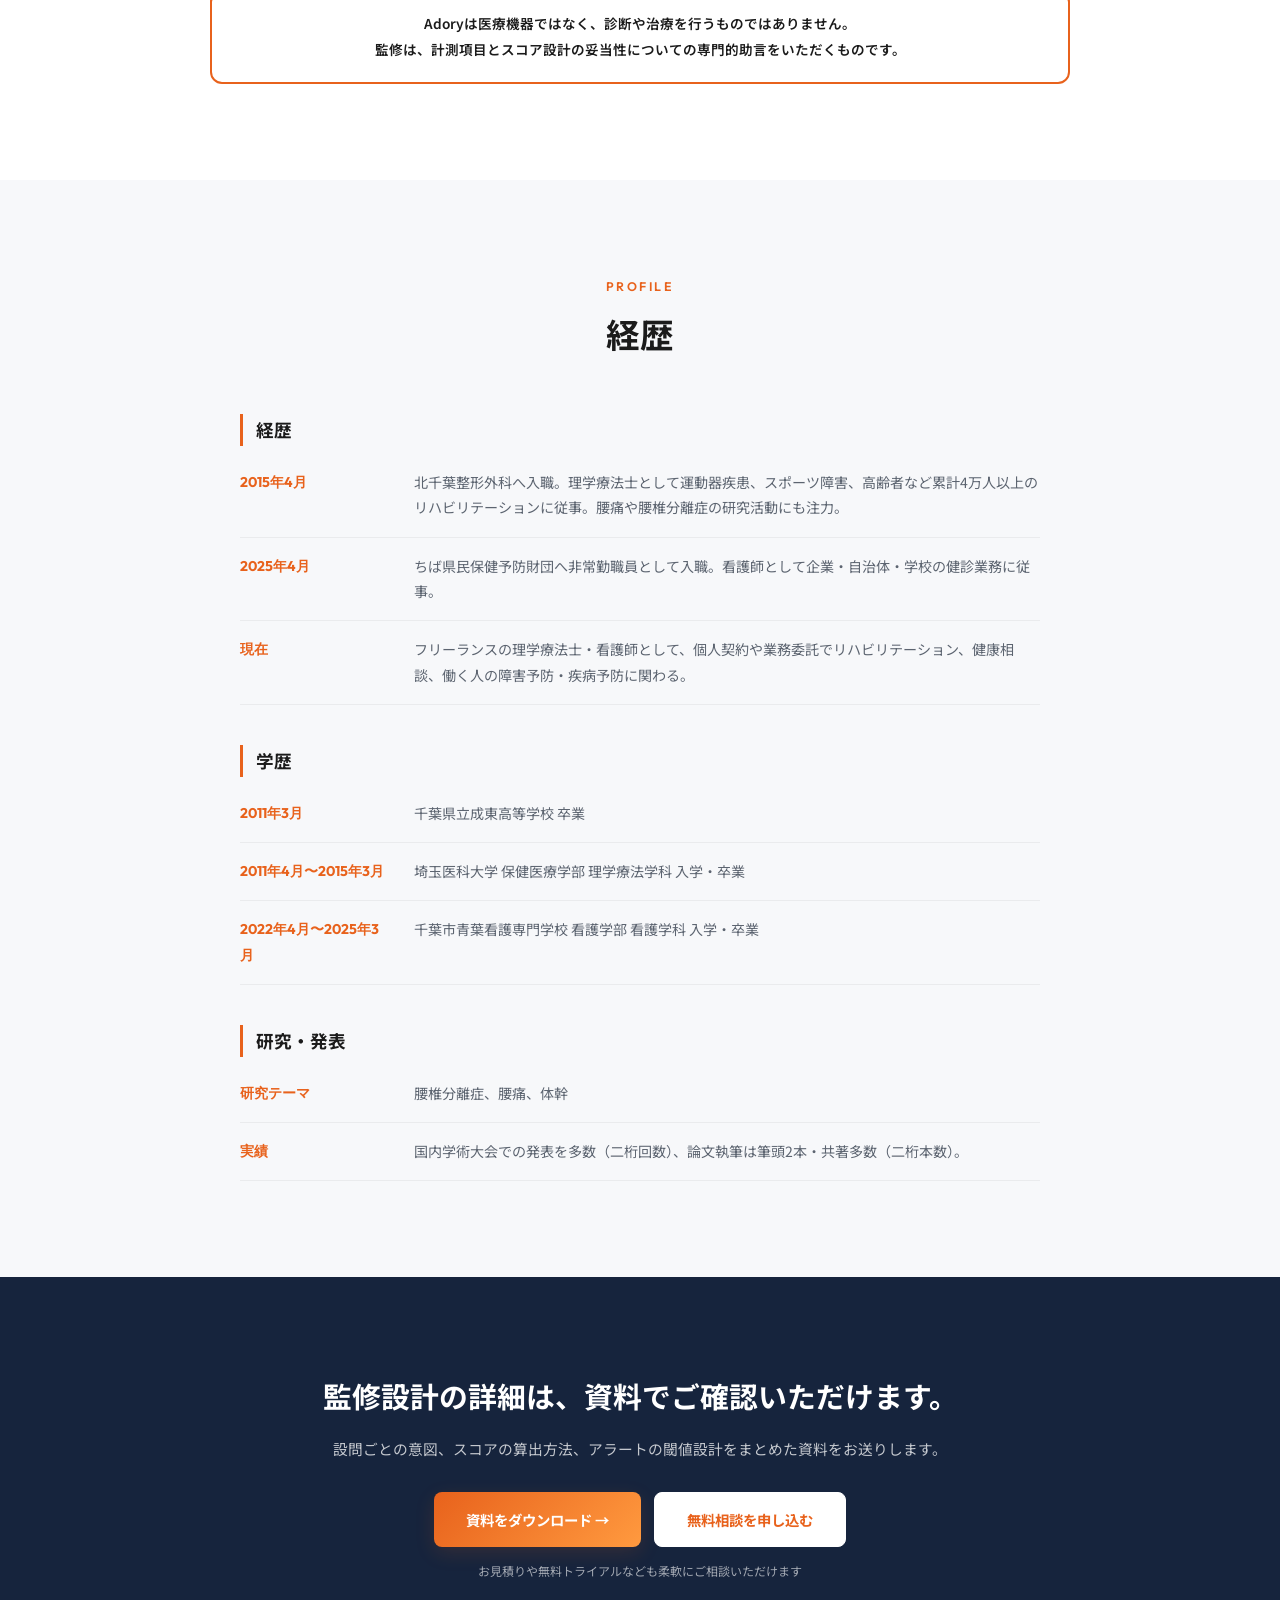
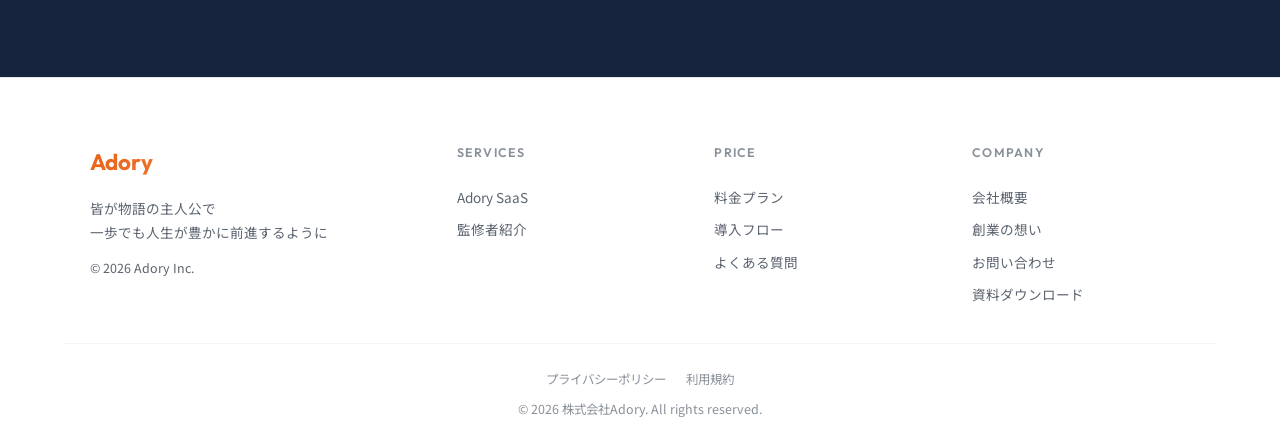
<file: supervisor.html>
<!DOCTYPE html>
<html lang="ja">
<head>
  <meta charset="UTF-8">
  <meta name="viewport" content="width=device-width, initial-scale=1.0">
  <title>監修者紹介 三橋彩乃（理学療法士・看護師） | 株式会社Adory</title>
  <meta name="description" content="Adoryの設問設計・スコアロジック・アラートロジックは、理学療法士・看護師の三橋彩乃さんの監修を受けています。整形外科で累計4万人以上のリハビリテーションに従事。">
  <link rel="icon" href="favicon.ico">
  <link rel="preconnect" href="https://fonts.googleapis.com"><link rel="preconnect" href="https://fonts.gstatic.com" crossorigin><link href="https://fonts.googleapis.com/css2?family=Noto+Sans+JP:wght@300;400;500;700;900&family=Outfit:wght@300;400;600;700;800&display=swap" rel="stylesheet">
  <link rel="stylesheet" href="assets/style.css?v=1789480853">
</head>
<body class="page-supervisor">
<button class="stb" id="stb" aria-label="Top">&#8593;</button>
<header id="hdr"><nav><a href="index.html" class="logo"><img src="images/logo.png" alt="Adory"></a><ul class="nav-menu" id="navMenu"><li><a href="service.html">サービス概要</a></li><li><a href="supervisor.html" class="active">監修者</a></li><li><a href="pricing.html">料金・導入</a></li><li><a href="company.html">会社概要</a></li><li class="nav-actions"><a href="contact.html?type=doc" class="nav-sub">資料ダウンロード</a><a href="contact.html" class="nav-cta">お問い合わせ</a></li></ul><div class="hamburger" id="hamburger"><span></span><span></span><span></span></div></nav></header>
<main>
<section class="page-hero"><div class="crumb"><a href="index.html">ホーム</a>　›　監修者紹介</div><div class="sl">Supervisor</div><h1 class="st">監修者紹介</h1><p class="ss">設問設計・スコアロジック・アラートロジックは、理学療法士の監修を受けています。</p></section>
<section class="supervisor"><div class="ct">
  <div class="sv-card rv">
    <div><div class="sv-photo"><img src="images/supervisor.jpg" alt="監修者 三橋彩乃さん"></div>
      <div style="margin-top:1.2rem"><h3 style="font-size:.85rem;font-weight:800;color:var(--red);margin-bottom:.4rem">保有資格</h3><ul class="pfl" style="margin:0"><li style="font-size:.8rem">理学療法士（2015年4月取得）</li><li style="font-size:.8rem">看護師（2025年4月取得）</li><li style="font-size:.8rem">健康経営アドバイザー（2025年7月認定）</li></ul></div></div>
    <div>
      <div class="sv-name">三橋 彩乃</div><div class="sv-en">MITSUHASHI AYANO　／　理学療法士・看護師</div>
      <div class="sv-tags"><span>整形外科</span><span>スポーツリハビリ</span><span>腰椎分離症</span><span>障害予防</span><span>疾病予防</span></div>
      <p class="sv-body">整形外科で運動器疾患・スポーツ障害・高齢者のリハビリテーションに累計4万人以上従事。腰痛や腰椎分離症の研究活動にも注力してきました。現在はフリーランスの理学療法士・看護師として、企業・自治体・学校の健診業務、個人契約や業務委託でのリハビリテーション、健康相談、働く人の障害予防・疾病予防に関わっています。</p>
      <div class="sv-quote"><div class="qt">監修を引き受けた理由</div><p>以前から代表の本田さんの背景や信念に共感していました。この度監修のお話をいただき、私の医療従事者としての知識や経験が、働くみなさんの心身の健康やお仕事の継続にお役に立てればと思い、喜んで引き受けさせていただきました。</p></div>
    </div>
  </div>
</div></section>
<section class="sv-section"><div class="ct">
  <div class="sh rv"><div class="sl">Scope</div><h2 class="st">監修いただいている範囲</h2></div>
  <div class="sv-scope">
    <div class="card rv d1"><h3>① 設問設計</h3><p>週次6問の内容・表現・選択肢の粒度。現場の方が2分で無理なく答えられ、かつ変化を捉えられる設計になるよう監修を受けています。</p></div>
    <div class="card rv d2"><h3>② スコアロジック</h3><p>疲労・痛み・睡眠・ストレス・帰属感・やりがいの各回答を、どのように重み付けしてスコア化するか。部位別の痛みの扱いを含みます。</p></div>
    <div class="card rv d3"><h3>③ アラートロジック</h3><p>どの水準・どの変化幅を「要注意」「高リスク」「緊急」として管理者に通知するか。前週比の悪化幅の閾値設計を含みます。</p></div>
  </div>
  <div class="sv-note rv">Adoryは医療機器ではなく、診断や治療を行うものではありません。<br>監修は、計測項目とスコア設計の妥当性についての専門的助言をいただくものです。</div>
</div></section>
<section class="supervisor"><div class="ct">
  <div class="sh rv"><div class="sl">Profile</div><h2 class="st">経歴</h2></div>
  <div class="tl rv">
    <div class="tl-h">経歴</div>
    <div class="tl-row"><div class="y">2015年4月</div><div class="b">北千葉整形外科へ入職。理学療法士として運動器疾患、スポーツ障害、高齢者など累計4万人以上のリハビリテーションに従事。腰痛や腰椎分離症の研究活動にも注力。</div></div><div class="tl-row"><div class="y">2025年4月</div><div class="b">ちば県民保健予防財団へ非常勤職員として入職。看護師として企業・自治体・学校の健診業務に従事。</div></div><div class="tl-row"><div class="y">現在</div><div class="b">フリーランスの理学療法士・看護師として、個人契約や業務委託でリハビリテーション、健康相談、働く人の障害予防・疾病予防に関わる。</div></div>
    <div class="tl-h">学歴</div>
    <div class="tl-row"><div class="y">2011年3月</div><div class="b">千葉県立成東高等学校 卒業</div></div><div class="tl-row"><div class="y">2011年4月〜2015年3月</div><div class="b">埼玉医科大学 保健医療学部 理学療法学科 入学・卒業</div></div><div class="tl-row"><div class="y">2022年4月〜2025年3月</div><div class="b">千葉市青葉看護専門学校 看護学部 看護学科 入学・卒業</div></div>
    <div class="tl-h">研究・発表</div>
    <div class="tl-row"><div class="y">研究テーマ</div><div class="b">腰椎分離症、腰痛、体幹</div></div><div class="tl-row"><div class="y">実績</div><div class="b">国内学術大会での発表を多数（二桁回数）、論文執筆は筆頭2本・共著多数（二桁本数）。</div></div>
  </div>
</div></section>
<section class="cta"><div class="cta-w rv">
  <h2>監修設計の詳細は、資料でご確認いただけます。</h2><p>設問ごとの意図、スコアの算出方法、アラートの閾値設計をまとめた資料をお送りします。</p>
  <div class="btn-row"><a href="contact.html?type=doc" class="btn-p">資料をダウンロード &#8594;</a><a href="contact.html?type=demo" class="btn-s">無料相談を申し込む</a></div>
  <div class="cta-note">お見積りや無料トライアルなども柔軟にご相談いただけます</div>
</div></section>
</main>
<footer>
  <div class="ft-in">
    <div class="ft-brand"><div class="ft-logo">Adory</div><p>皆が物語の主人公で<br>一歩でも人生が豊かに前進するように</p><p style="margin-top:.8rem;font-size:.78rem">&#169; 2026 Adory Inc.</p></div>
    <div class="ft-col"><h4>Services</h4><a href="service.html">Adory SaaS</a><a href="supervisor.html">監修者紹介</a></div>
    <div class="ft-col"><h4>Price</h4><a href="pricing.html">料金プラン</a><a href="pricing.html#flow">導入フロー</a><a href="pricing.html#faq">よくある質問</a></div>
    <div class="ft-col"><h4>Company</h4><a href="company.html#about">会社概要</a><a href="company.html#message">創業の想い</a><a href="contact.html">お問い合わせ</a><a href="contact.html?type=doc">資料ダウンロード</a></div>
  </div>
  <div class="ft-bot"><div class="ft-bot-l"><a href="privacy.html">プライバシーポリシー</a><a href="terms.html">利用規約</a></div><p>&#169; 2026 株式会社Adory. All rights reserved.</p></div>
</footer>
<script src="assets/site.js?v=1789480853"></script>
</body>
</html>
</file>
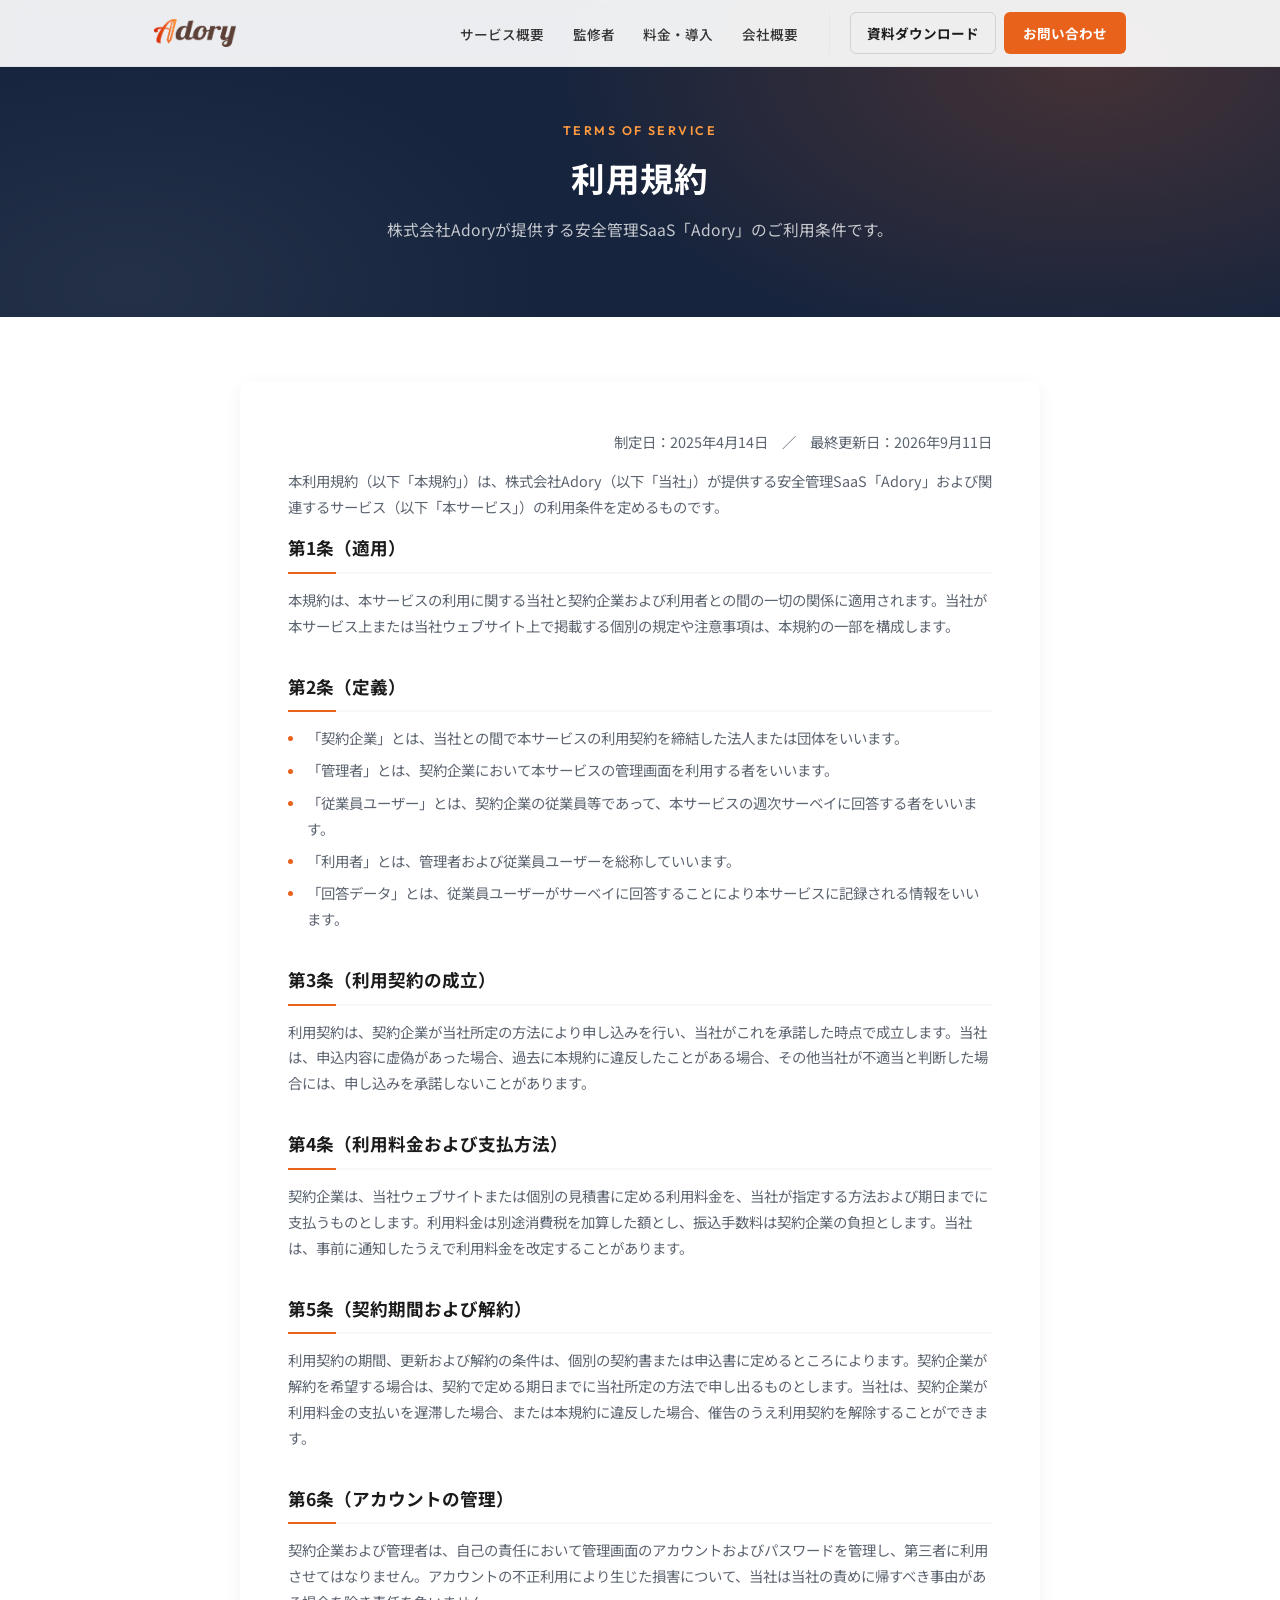
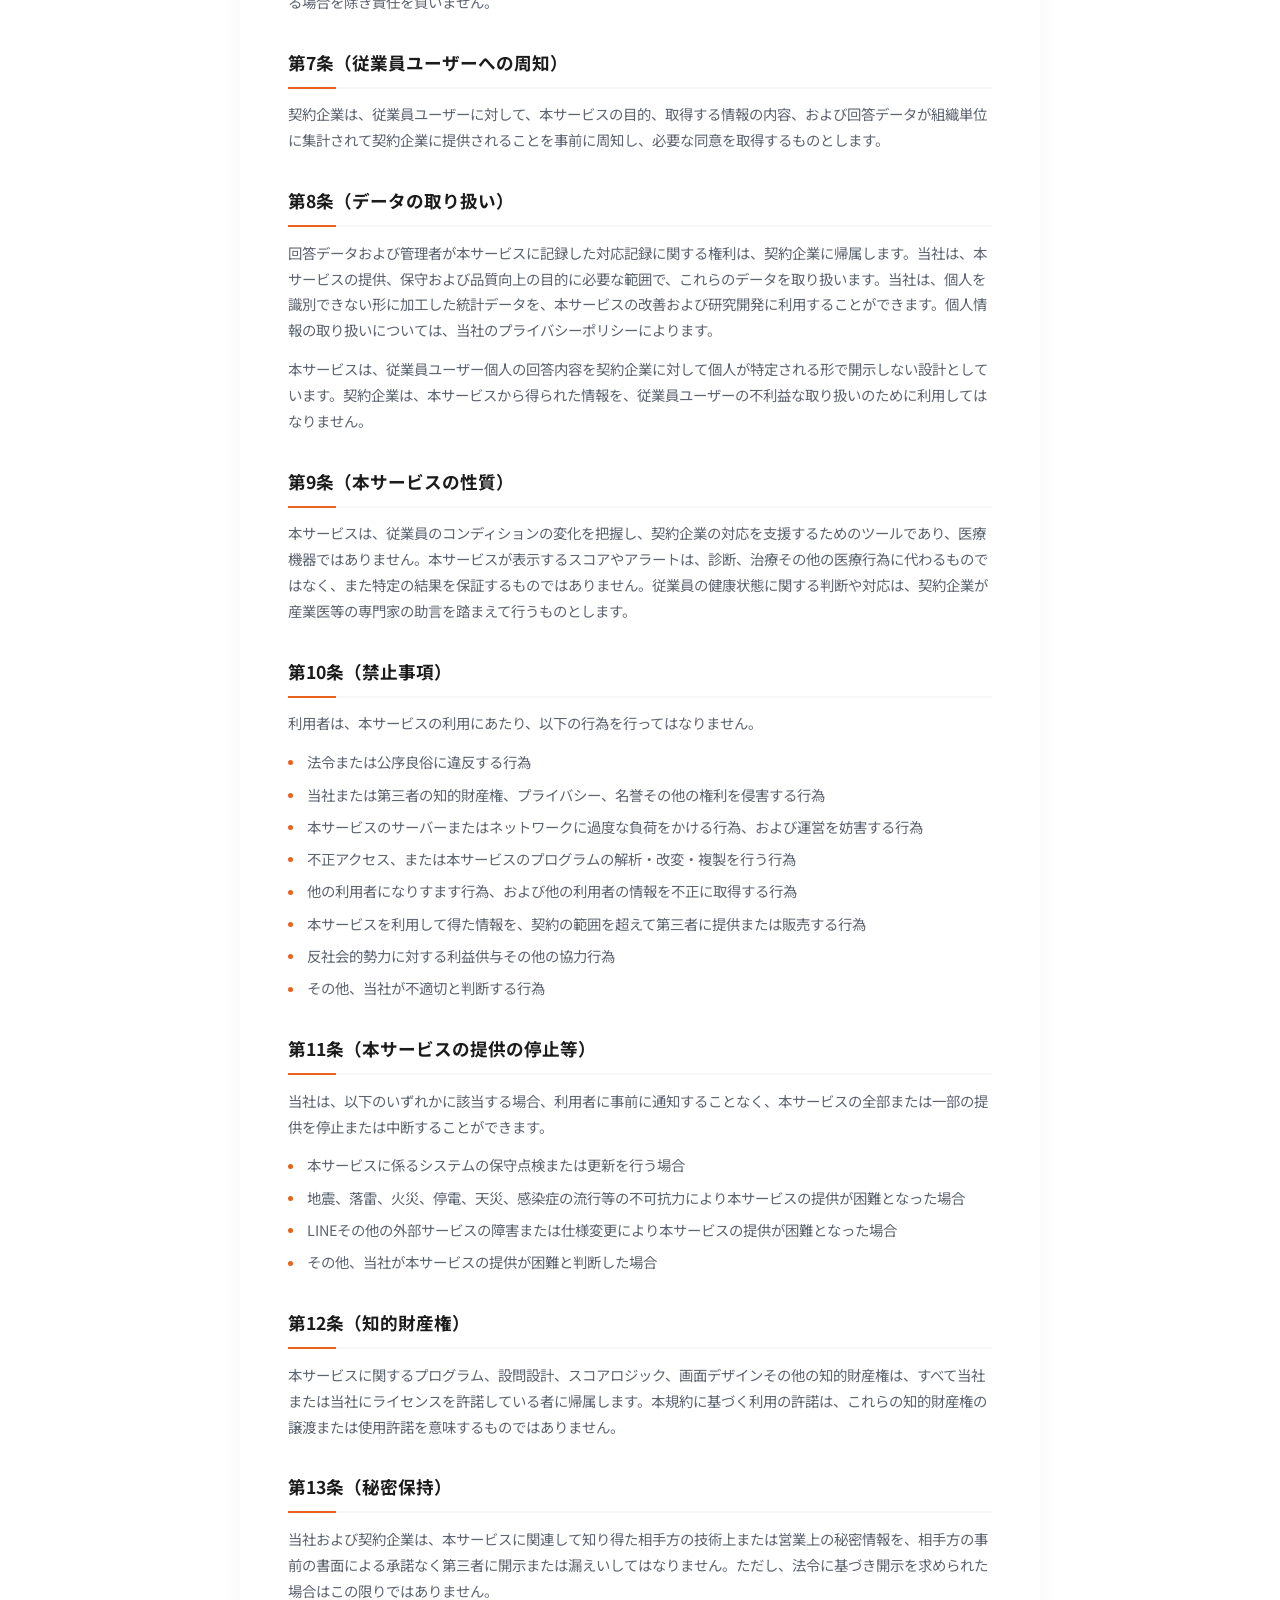
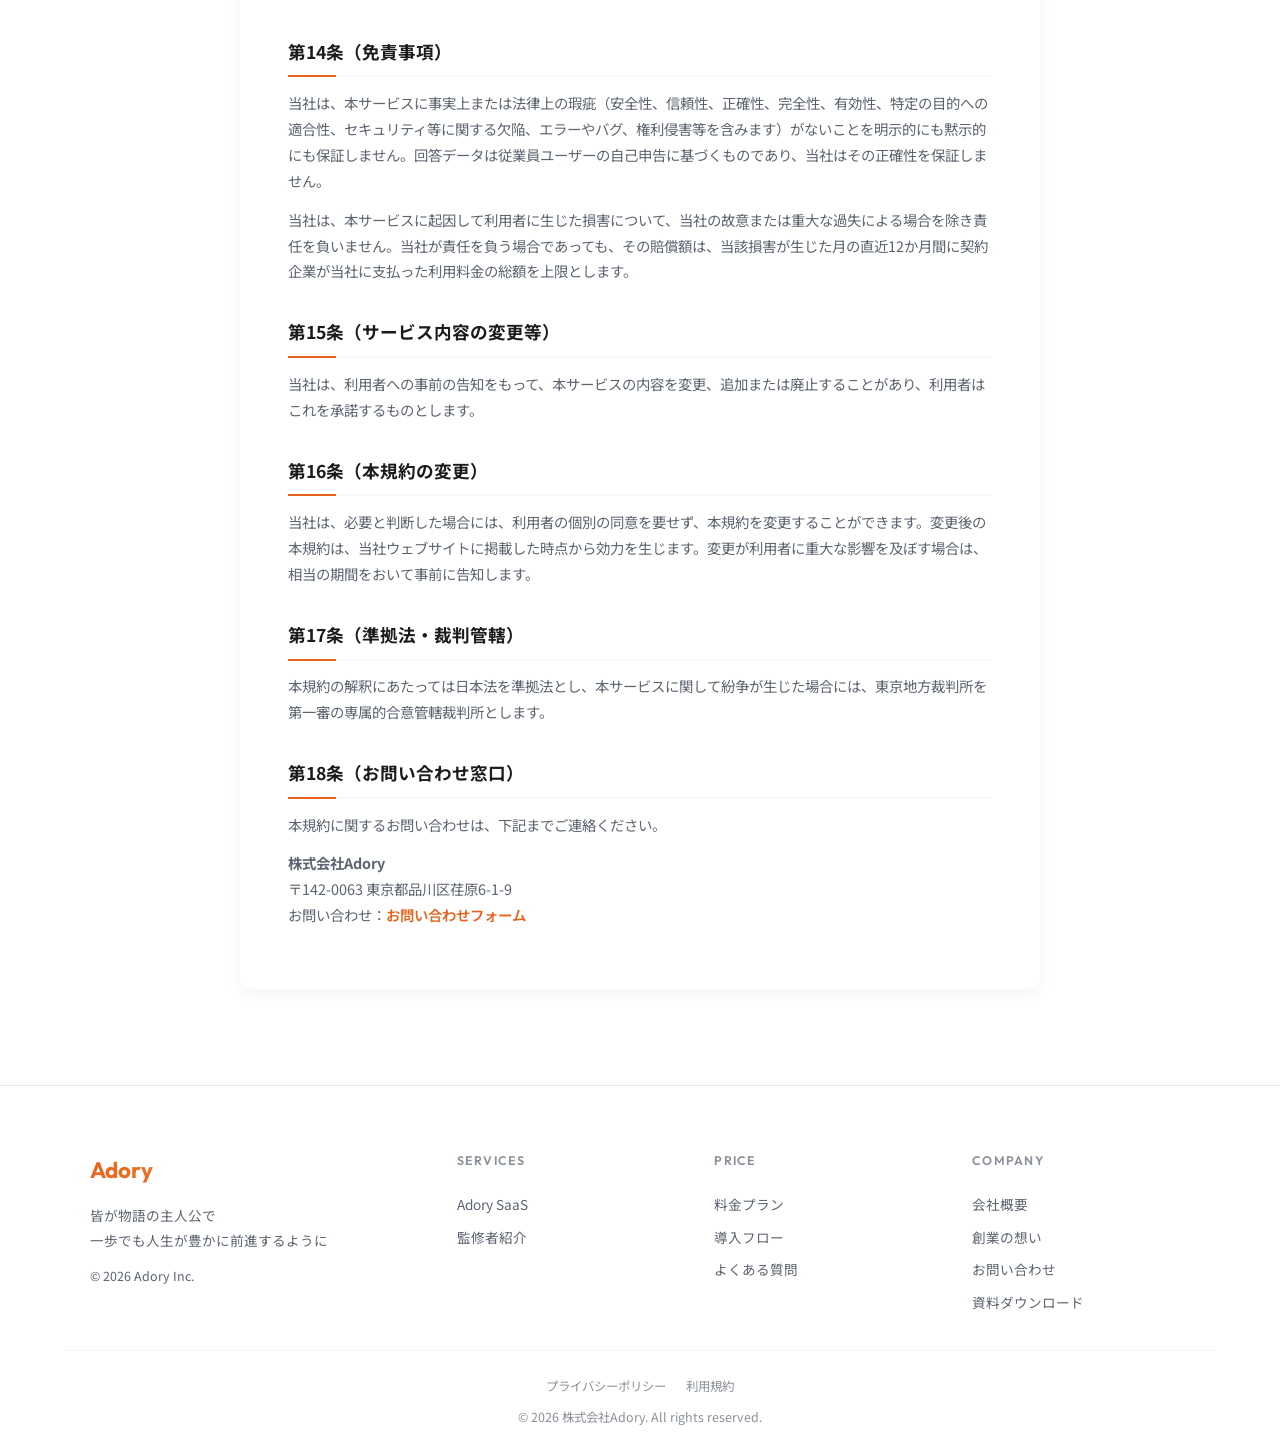
<file: terms.html>
<!DOCTYPE html>
<html lang="ja">
<head>
  <meta charset="UTF-8">
  <meta name="viewport" content="width=device-width, initial-scale=1.0">
  <title>利用規約 | 株式会社Adory</title>
  <meta name="description" content="利用規約 - 株式会社Adory">
  <link rel="icon" href="favicon.ico">
  <link rel="preconnect" href="https://fonts.googleapis.com"><link rel="preconnect" href="https://fonts.gstatic.com" crossorigin><link href="https://fonts.googleapis.com/css2?family=Noto+Sans+JP:wght@300;400;500;700;900&family=Outfit:wght@300;400;600;700;800&display=swap" rel="stylesheet">
  <link rel="stylesheet" href="assets/style.css?v=1789480853">
</head>
<body class="page-terms">
<button class="stb" id="stb" aria-label="Top">&#8593;</button>
<header id="hdr"><nav><a href="index.html" class="logo"><img src="images/logo.png" alt="Adory"></a><ul class="nav-menu" id="navMenu"><li><a href="service.html">サービス概要</a></li><li><a href="supervisor.html">監修者</a></li><li><a href="pricing.html">料金・導入</a></li><li><a href="company.html">会社概要</a></li><li class="nav-actions"><a href="contact.html?type=doc" class="nav-sub">資料ダウンロード</a><a href="contact.html" class="nav-cta">お問い合わせ</a></li></ul><div class="hamburger" id="hamburger"><span></span><span></span><span></span></div></nav></header>
<main>
<section class="page-hero"><div class="sl">Terms of Service</div><h1 class="st">利用規約</h1><p class="ss">株式会社Adoryが提供する安全管理SaaS「Adory」のご利用条件です。</p></section><section class="legal-section"><div class="legal-wrap"><div class="legal-card rv"><p class="legal-updated">制定日：2025年4月14日　／　最終更新日：2026年9月11日</p>
<p>本利用規約（以下「本規約」）は、株式会社Adory（以下「当社」）が提供する安全管理SaaS「Adory」および関連するサービス（以下「本サービス」）の利用条件を定めるものです。</p>

<h2>第1条（適用）</h2>
<p>本規約は、本サービスの利用に関する当社と契約企業および利用者との間の一切の関係に適用されます。当社が本サービス上または当社ウェブサイト上で掲載する個別の規定や注意事項は、本規約の一部を構成します。</p>

<h2>第2条（定義）</h2>
<ul>
<li>「契約企業」とは、当社との間で本サービスの利用契約を締結した法人または団体をいいます。</li>
<li>「管理者」とは、契約企業において本サービスの管理画面を利用する者をいいます。</li>
<li>「従業員ユーザー」とは、契約企業の従業員等であって、本サービスの週次サーベイに回答する者をいいます。</li>
<li>「利用者」とは、管理者および従業員ユーザーを総称していいます。</li>
<li>「回答データ」とは、従業員ユーザーがサーベイに回答することにより本サービスに記録される情報をいいます。</li>
</ul>

<h2>第3条（利用契約の成立）</h2>
<p>利用契約は、契約企業が当社所定の方法により申し込みを行い、当社がこれを承諾した時点で成立します。当社は、申込内容に虚偽があった場合、過去に本規約に違反したことがある場合、その他当社が不適当と判断した場合には、申し込みを承諾しないことがあります。</p>

<h2>第4条（利用料金および支払方法）</h2>
<p>契約企業は、当社ウェブサイトまたは個別の見積書に定める利用料金を、当社が指定する方法および期日までに支払うものとします。利用料金は別途消費税を加算した額とし、振込手数料は契約企業の負担とします。当社は、事前に通知したうえで利用料金を改定することがあります。</p>

<h2>第5条（契約期間および解約）</h2>
<p>利用契約の期間、更新および解約の条件は、個別の契約書または申込書に定めるところによります。契約企業が解約を希望する場合は、契約で定める期日までに当社所定の方法で申し出るものとします。当社は、契約企業が利用料金の支払いを遅滞した場合、または本規約に違反した場合、催告のうえ利用契約を解除することができます。</p>

<h2>第6条（アカウントの管理）</h2>
<p>契約企業および管理者は、自己の責任において管理画面のアカウントおよびパスワードを管理し、第三者に利用させてはなりません。アカウントの不正利用により生じた損害について、当社は当社の責めに帰すべき事由がある場合を除き責任を負いません。</p>

<h2>第7条（従業員ユーザーへの周知）</h2>
<p>契約企業は、従業員ユーザーに対して、本サービスの目的、取得する情報の内容、および回答データが組織単位に集計されて契約企業に提供されることを事前に周知し、必要な同意を取得するものとします。</p>

<h2>第8条（データの取り扱い）</h2>
<p>回答データおよび管理者が本サービスに記録した対応記録に関する権利は、契約企業に帰属します。当社は、本サービスの提供、保守および品質向上の目的に必要な範囲で、これらのデータを取り扱います。当社は、個人を識別できない形に加工した統計データを、本サービスの改善および研究開発に利用することができます。個人情報の取り扱いについては、当社のプライバシーポリシーによります。</p>
<p>本サービスは、従業員ユーザー個人の回答内容を契約企業に対して個人が特定される形で開示しない設計としています。契約企業は、本サービスから得られた情報を、従業員ユーザーの不利益な取り扱いのために利用してはなりません。</p>

<h2>第9条（本サービスの性質）</h2>
<p>本サービスは、従業員のコンディションの変化を把握し、契約企業の対応を支援するためのツールであり、医療機器ではありません。本サービスが表示するスコアやアラートは、診断、治療その他の医療行為に代わるものではなく、また特定の結果を保証するものではありません。従業員の健康状態に関する判断や対応は、契約企業が産業医等の専門家の助言を踏まえて行うものとします。</p>

<h2>第10条（禁止事項）</h2>
<p>利用者は、本サービスの利用にあたり、以下の行為を行ってはなりません。</p>
<ul>
<li>法令または公序良俗に違反する行為</li>
<li>当社または第三者の知的財産権、プライバシー、名誉その他の権利を侵害する行為</li>
<li>本サービスのサーバーまたはネットワークに過度な負荷をかける行為、および運営を妨害する行為</li>
<li>不正アクセス、または本サービスのプログラムの解析・改変・複製を行う行為</li>
<li>他の利用者になりすます行為、および他の利用者の情報を不正に取得する行為</li>
<li>本サービスを利用して得た情報を、契約の範囲を超えて第三者に提供または販売する行為</li>
<li>反社会的勢力に対する利益供与その他の協力行為</li>
<li>その他、当社が不適切と判断する行為</li>
</ul>

<h2>第11条（本サービスの提供の停止等）</h2>
<p>当社は、以下のいずれかに該当する場合、利用者に事前に通知することなく、本サービスの全部または一部の提供を停止または中断することができます。</p>
<ul>
<li>本サービスに係るシステムの保守点検または更新を行う場合</li>
<li>地震、落雷、火災、停電、天災、感染症の流行等の不可抗力により本サービスの提供が困難となった場合</li>
<li>LINEその他の外部サービスの障害または仕様変更により本サービスの提供が困難となった場合</li>
<li>その他、当社が本サービスの提供が困難と判断した場合</li>
</ul>

<h2>第12条（知的財産権）</h2>
<p>本サービスに関するプログラム、設問設計、スコアロジック、画面デザインその他の知的財産権は、すべて当社または当社にライセンスを許諾している者に帰属します。本規約に基づく利用の許諾は、これらの知的財産権の譲渡または使用許諾を意味するものではありません。</p>

<h2>第13条（秘密保持）</h2>
<p>当社および契約企業は、本サービスに関連して知り得た相手方の技術上または営業上の秘密情報を、相手方の事前の書面による承諾なく第三者に開示または漏えいしてはなりません。ただし、法令に基づき開示を求められた場合はこの限りではありません。</p>

<h2>第14条（免責事項）</h2>
<p>当社は、本サービスに事実上または法律上の瑕疵（安全性、信頼性、正確性、完全性、有効性、特定の目的への適合性、セキュリティ等に関する欠陥、エラーやバグ、権利侵害等を含みます）がないことを明示的にも黙示的にも保証しません。回答データは従業員ユーザーの自己申告に基づくものであり、当社はその正確性を保証しません。</p>
<p>当社は、本サービスに起因して利用者に生じた損害について、当社の故意または重大な過失による場合を除き責任を負いません。当社が責任を負う場合であっても、その賠償額は、当該損害が生じた月の直近12か月間に契約企業が当社に支払った利用料金の総額を上限とします。</p>

<h2>第15条（サービス内容の変更等）</h2>
<p>当社は、利用者への事前の告知をもって、本サービスの内容を変更、追加または廃止することがあり、利用者はこれを承諾するものとします。</p>

<h2>第16条（本規約の変更）</h2>
<p>当社は、必要と判断した場合には、利用者の個別の同意を要せず、本規約を変更することができます。変更後の本規約は、当社ウェブサイトに掲載した時点から効力を生じます。変更が利用者に重大な影響を及ぼす場合は、相当の期間をおいて事前に告知します。</p>

<h2>第17条（準拠法・裁判管轄）</h2>
<p>本規約の解釈にあたっては日本法を準拠法とし、本サービスに関して紛争が生じた場合には、東京地方裁判所を第一審の専属的合意管轄裁判所とします。</p>

<h2>第18条（お問い合わせ窓口）</h2>
<p>本規約に関するお問い合わせは、下記までご連絡ください。</p>
<p><strong>株式会社Adory</strong><br>〒142-0063 東京都品川区荏原6-1-9<br>お問い合わせ：<a href="contact.html">お問い合わせフォーム</a></p></div></div></section>
</main>
<footer>
  <div class="ft-in">
    <div class="ft-brand"><div class="ft-logo">Adory</div><p>皆が物語の主人公で<br>一歩でも人生が豊かに前進するように</p><p style="margin-top:.8rem;font-size:.78rem">&#169; 2026 Adory Inc.</p></div>
    <div class="ft-col"><h4>Services</h4><a href="service.html">Adory SaaS</a><a href="supervisor.html">監修者紹介</a></div>
    <div class="ft-col"><h4>Price</h4><a href="pricing.html">料金プラン</a><a href="pricing.html#flow">導入フロー</a><a href="pricing.html#faq">よくある質問</a></div>
    <div class="ft-col"><h4>Company</h4><a href="company.html#about">会社概要</a><a href="company.html#message">創業の想い</a><a href="contact.html">お問い合わせ</a><a href="contact.html?type=doc">資料ダウンロード</a></div>
  </div>
  <div class="ft-bot"><div class="ft-bot-l"><a href="privacy.html">プライバシーポリシー</a><a href="terms.html">利用規約</a></div><p>&#169; 2026 株式会社Adory. All rights reserved.</p></div>
</footer>
<script src="assets/site.js?v=1789480853"></script>
</body>
</html>
</file>
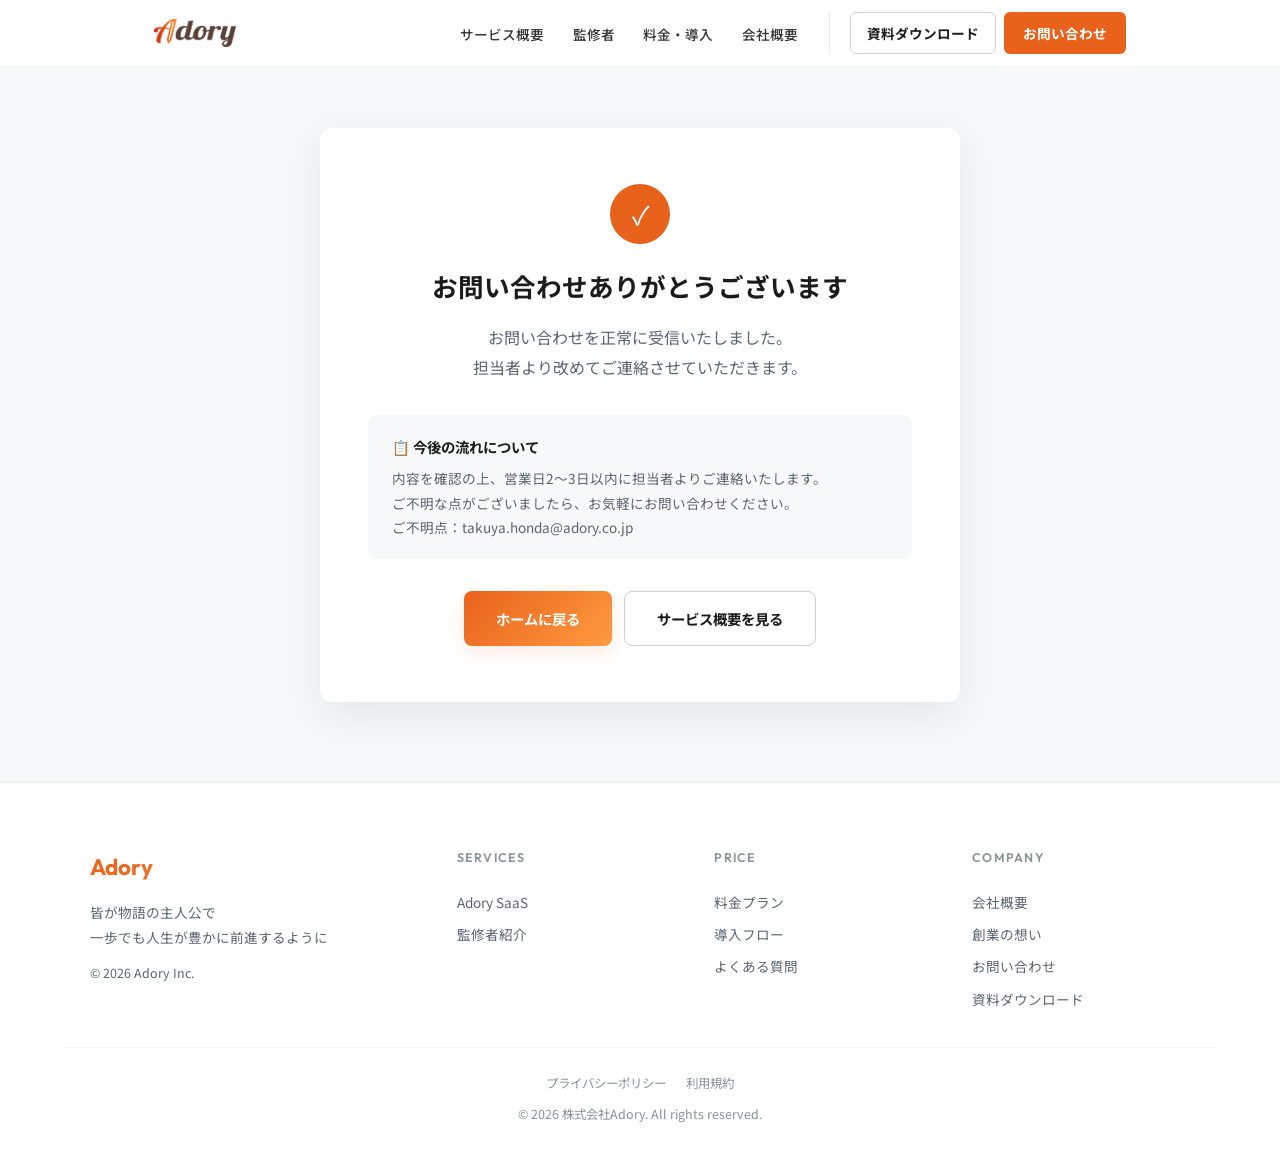
<file: thank-you.html>
<!DOCTYPE html><html lang="ja"><head><meta charset="UTF-8"><title>移転しました｜株式会社Adory</title><meta name="robots" content="noindex,follow"><meta http-equiv="refresh" content="0;url=thanks.html"><script>location.replace('thanks.html'+location.search);</script></head><body><p><a href="thanks.html">こちら</a></p></body></html>
</file>
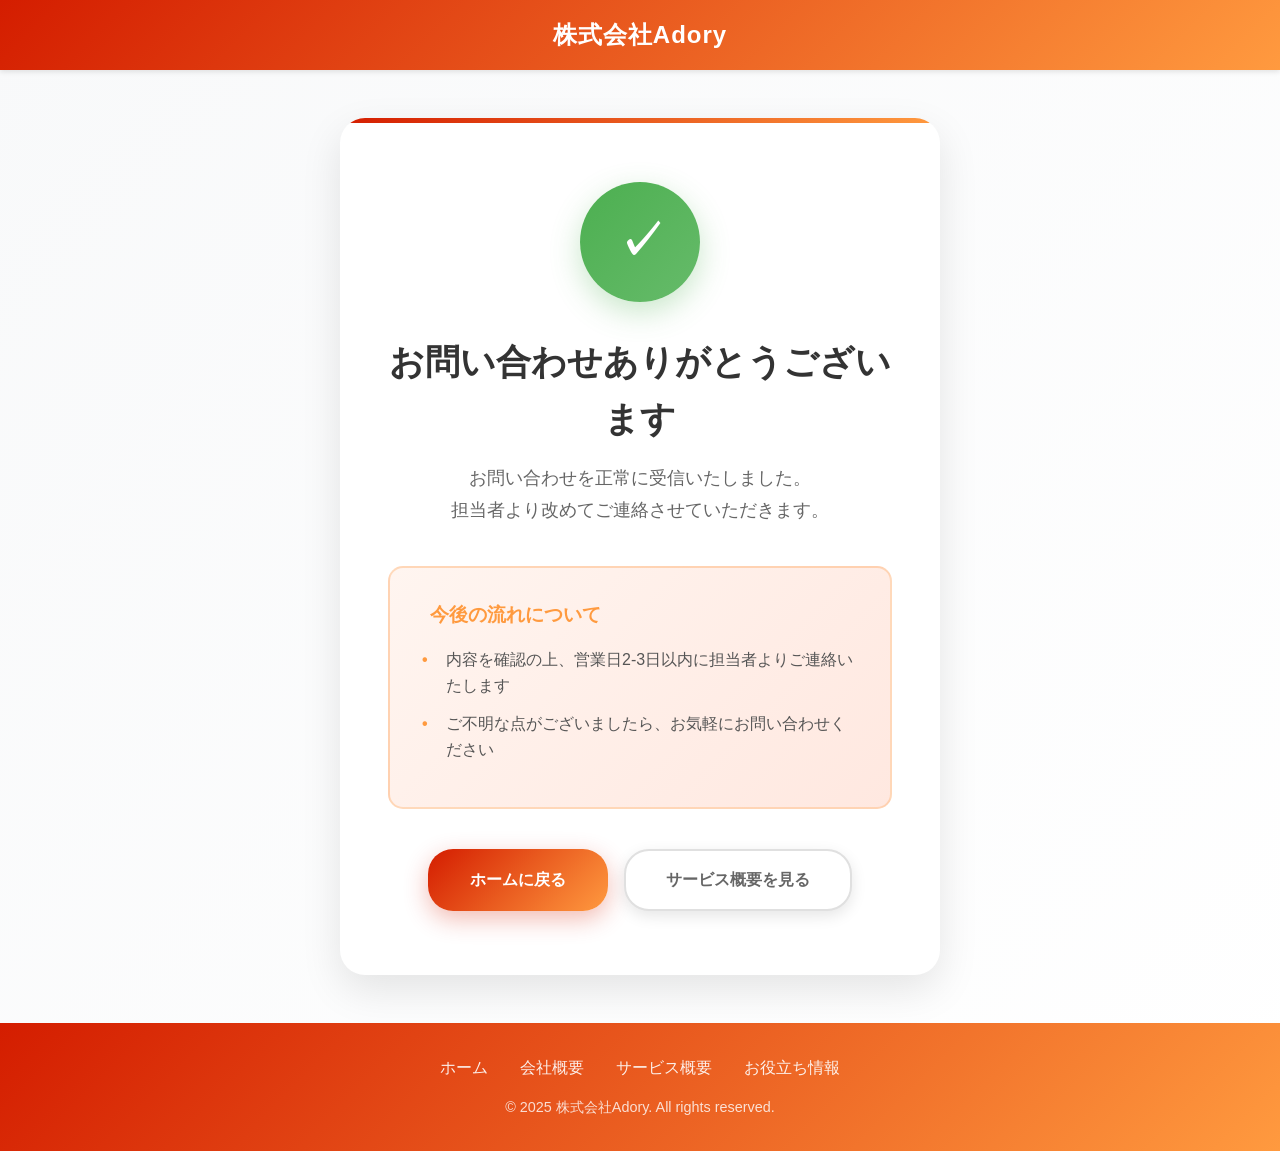
<file: thank-you.html.html>
<!DOCTYPE html>
<html lang="ja">
<head>
    <meta charset="UTF-8">
    <meta name="viewport" content="width=device-width, initial-scale=1.0">
    <meta name="description" content="お問い合わせありがとうございます - 株式会社Adory">
    <title>お問い合わせ完了 | 株式会社Adory</title>
    
    <style>
        * {
            margin: 0;
            padding: 0;
            box-sizing: border-box;
        }
        
        body {
            font-family: 'Noto Sans JP', -apple-system, BlinkMacSystemFont, 'Segoe UI', sans-serif;
            line-height: 1.6;
            color: #333;
            background: linear-gradient(135deg, #f8f9fa 0%, #ffffff 100%);
            min-height: 100vh;
            display: flex;
            flex-direction: column;
        }
        
        /* ヘッダー */
        header {
            background: linear-gradient(135deg, #D41D00, #FF9A3F);
            box-shadow: 0 2px 5px rgba(0,0,0,0.1);
            padding: 1rem 0;
        }
        
        nav {
            display: flex;
            justify-content: center;
            align-items: center;
            padding: 0 5%;
            max-width: 1400px;
            margin: 0 auto;
        }
        
        .logo {
            font-weight: bold;
            font-size: 1.5rem;
            color: #fff;
            text-decoration: none;
            cursor: pointer;
            transition: transform 0.3s ease;
            letter-spacing: 1px;
        }
        
        .logo:hover {
            transform: scale(1.05);
        }
        
        /* メインコンテンツ */
        main {
            flex: 1;
            display: flex;
            align-items: center;
            justify-content: center;
            padding: 3rem 5%;
        }
        
        .thank-you-container {
            background: white;
            border-radius: 25px;
            padding: 4rem 3rem;
            text-align: center;
            box-shadow: 0 15px 40px rgba(0,0,0,0.1);
            max-width: 600px;
            width: 100%;
            position: relative;
            overflow: hidden;
            animation: slideInUp 0.8s ease-out;
        }
        
        .thank-you-container::before {
            content: '';
            position: absolute;
            top: 0;
            left: 0;
            right: 0;
            height: 5px;
            background: linear-gradient(135deg, #D41D00, #FF9A3F);
        }
        
        @keyframes slideInUp {
            from {
                opacity: 0;
                transform: translateY(30px);
            }
            to {
                opacity: 1;
                transform: translateY(0);
            }
        }
        
        .success-icon {
            width: 120px;
            height: 120px;
            background: linear-gradient(135deg, #4CAF50, #66BB6A);
            border-radius: 50%;
            margin: 0 auto 2rem;
            display: flex;
            align-items: center;
            justify-content: center;
            position: relative;
            box-shadow: 0 10px 30px rgba(76, 175, 80, 0.3);
            animation: pulse 2s infinite;
        }
        
        @keyframes pulse {
            0%, 100% {
                transform: scale(1);
                box-shadow: 0 10px 30px rgba(76, 175, 80, 0.3);
            }
            50% {
                transform: scale(1.05);
                box-shadow: 0 15px 40px rgba(76, 175, 80, 0.4);
            }
        }
        
        .success-icon::after {
            content: '✓';
            color: white;
            font-size: 3rem;
            font-weight: bold;
        }
        
        .thank-you-title {
            font-size: 2.2rem;
            color: #333;
            margin-bottom: 1rem;
            font-weight: bold;
        }
        
        .thank-you-subtitle {
            font-size: 1.1rem;
            color: #666;
            margin-bottom: 2.5rem;
            line-height: 1.8;
        }
        
        .info-box {
            background: linear-gradient(135deg, #fff5f0, #ffe8e0);
            border: 2px solid rgba(255, 154, 63, 0.3);
            border-radius: 15px;
            padding: 2rem;
            margin-bottom: 2.5rem;
            text-align: left;
        }
        
        .info-box h3 {
            color: #FF9A3F;
            font-size: 1.2rem;
            margin-bottom: 1rem;
            display: flex;
            align-items: center;
            gap: 0.5rem;
        }
        
        .info-box h3::before {
            content: '';
            font-size: 1.5rem;
        }
        
        .info-box ul {
            list-style: none;
            padding: 0;
        }
        
        .info-box li {
            margin-bottom: 0.8rem;
            padding-left: 1.5rem;
            position: relative;
            color: #555;
        }
        
        .info-box li::before {
            content: '•';
            color: #FF9A3F;
            font-weight: bold;
            position: absolute;
            left: 0;
        }
        
        .buttons-container {
            display: flex;
            gap: 1rem;
            justify-content: center;
            flex-wrap: wrap;
        }
        
        .btn {
            padding: 1rem 2.5rem;
            border-radius: 25px;
            text-decoration: none;
            font-weight: bold;
            font-size: 1rem;
            transition: all 0.3s ease;
            display: inline-flex;
            align-items: center;
            gap: 0.5rem;
            min-width: 180px;
            justify-content: center;
        }
        
        .btn-primary {
            background: linear-gradient(135deg, #D41D00, #FF9A3F);
            color: white;
            box-shadow: 0 8px 25px rgba(212, 29, 0, 0.3);
        }
        
        .btn-primary:hover {
            transform: translateY(-3px);
            box-shadow: 0 12px 35px rgba(212, 29, 0, 0.4);
        }
        
        .btn-secondary {
            background: white;
            color: #666;
            border: 2px solid #e0e0e0;
            box-shadow: 0 5px 15px rgba(0,0,0,0.1);
        }
        
        .btn-secondary:hover {
            transform: translateY(-3px);
            border-color: #FF9A3F;
            color: #FF9A3F;
            box-shadow: 0 8px 25px rgba(255, 154, 63, 0.2);
        }
        
        /* フッター */
        footer {
            background: linear-gradient(135deg, #D41D00, #FF9A3F);
            color: white;
            padding: 2rem 5%;
            text-align: center;
        }
        
        .footer-content {
            max-width: 1200px;
            margin: 0 auto;
        }
        
        .footer-links {
            display: flex;
            justify-content: center;
            gap: 2rem;
            margin-bottom: 1rem;
            flex-wrap: wrap;
        }
        
        .footer-links a {
            color: white;
            text-decoration: none;
            opacity: 0.9;
            transition: opacity 0.3s ease;
        }
        
        .footer-links a:hover {
            opacity: 1;
            text-decoration: underline;
        }
        
        .footer-copyright {
            opacity: 0.8;
            font-size: 0.9rem;
        }
        
        /* レスポンシブ */
        @media (max-width: 768px) {
            .thank-you-container {
                padding: 3rem 2rem;
                margin: 1rem;
            }
            
            .thank-you-title {
                font-size: 1.8rem;
            }
            
            .success-icon {
                width: 100px;
                height: 100px;
            }
            
            .success-icon::after {
                font-size: 2.5rem;
            }
            
            .buttons-container {
                flex-direction: column;
                align-items: center;
            }
            
            .btn {
                width: 100%;
                max-width: 280px;
            }
            
            .footer-links {
                flex-direction: column;
                gap: 1rem;
            }
        }
        
        @media (max-width: 480px) {
            .thank-you-container {
                padding: 2.5rem 1.5rem;
            }
            
            .thank-you-title {
                font-size: 1.5rem;
            }
            
            .thank-you-subtitle {
                font-size: 1rem;
            }
            
            .info-box {
                padding: 1.5rem;
            }
        }
    </style>
</head>
<body>
    <!-- ヘッダー -->
    <header>
        <nav>
            <a href="index.html" class="logo">株式会社Adory</a>
        </nav>
    </header>

    <!-- メインコンテンツ -->
    <main>
        <div class="thank-you-container">
            <div class="success-icon"></div>
            
            <h1 class="thank-you-title">お問い合わせありがとうございます</h1>
            <p class="thank-you-subtitle">
                お問い合わせを正常に受信いたしました。<br>
                担当者より改めてご連絡させていただきます。
            </p>
            
            <div class="info-box">
                <h3>今後の流れについて</h3>
                <ul>
                    <li>内容を確認の上、営業日2-3日以内に担当者よりご連絡いたします</li>
                    <li>ご不明な点がございましたら、お気軽にお問い合わせください</li>
                </ul>
            </div>
            
            <div class="buttons-container">
                <a href="index.html" class="btn btn-primary">
                    ホームに戻る
                </a>
                <a href="service.html" class="btn btn-secondary">
                    サービス概要を見る
                </a>
            </div>
        </div>
    </main>

    <!-- フッター -->
    <footer>
        <div class="footer-content">
            <nav class="footer-links">
                <a href="index.html">ホーム</a>
                <a href="index.html#about">会社概要</a>
                <a href="service.html">サービス概要</a>
                <a href="useful-info.html">お役立ち情報</a>
            </nav>
            <p class="footer-copyright">© 2025 株式会社Adory. All rights reserved.</p>
        </div>
    </footer>

    <script>
        // ページ読み込み時のアニメーション
        window.addEventListener('load', function() {
            // 3秒後に自動でホームページのリンクを強調
            setTimeout(() => {
                const homeBtn = document.querySelector('.btn-primary');
                homeBtn.style.animation = 'pulse 1s ease-in-out 3 alternate';
            }, 3000);
        });

        // 成功アイコンのクリック時のエフェクト
        document.querySelector('.success-icon').addEventListener('click', function() {
            this.style.animation = 'none';
            setTimeout(() => {
                this.style.animation = 'pulse 2s infinite';
            }, 10);
        });
    </script>
</body>
</html>
</file>
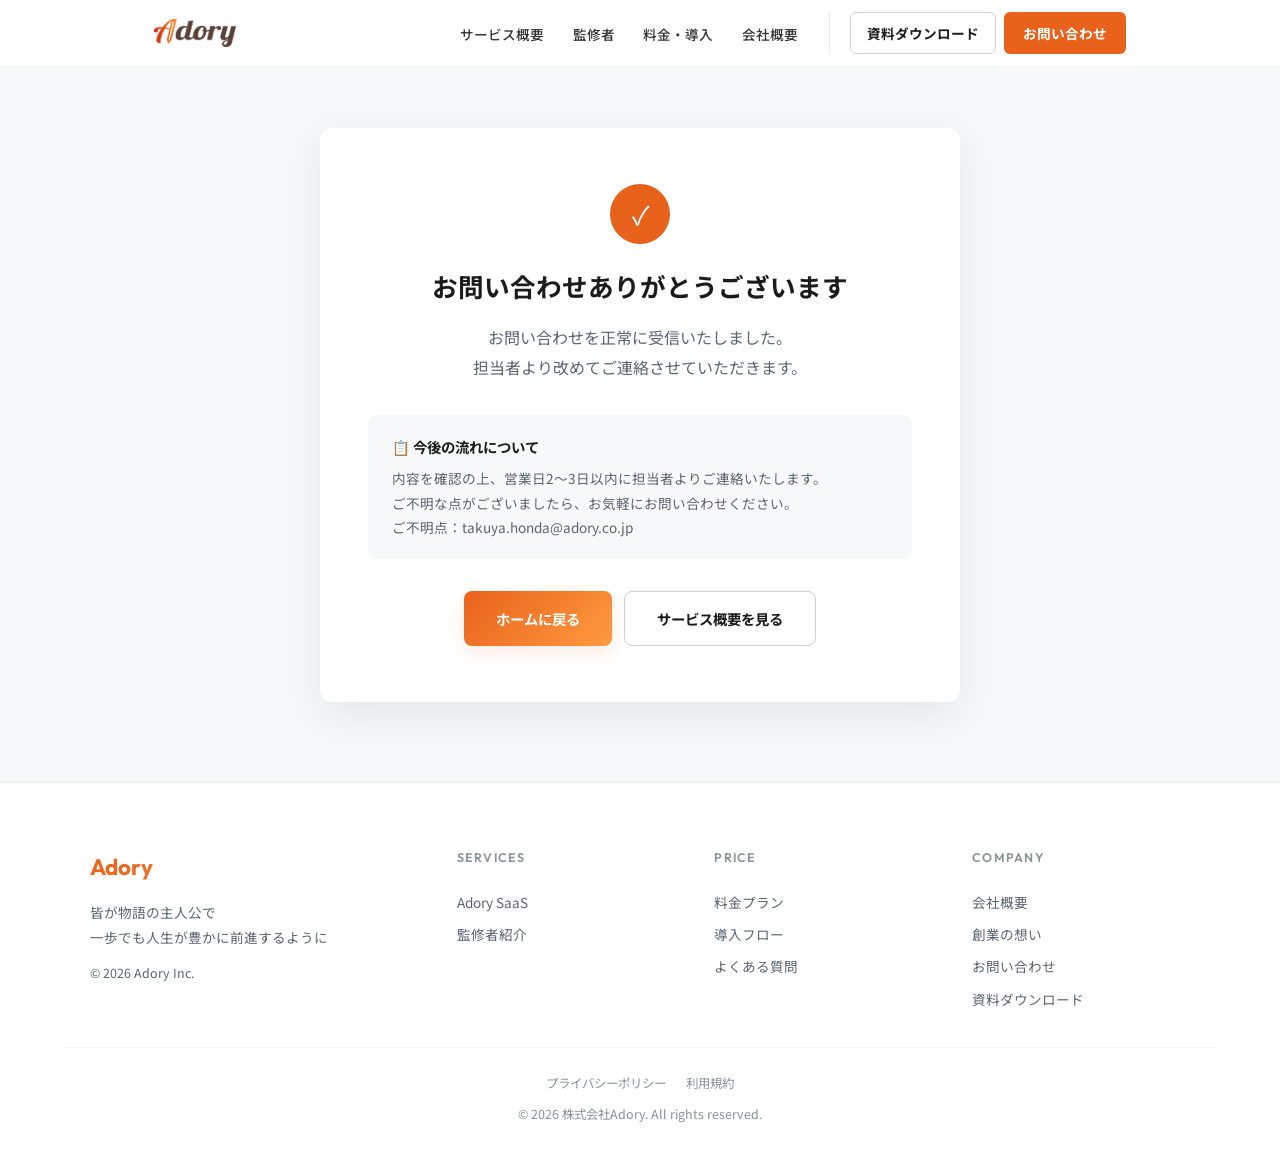
<file: thanks.html>
<!DOCTYPE html>
<html lang="ja">
<head>
  <meta charset="UTF-8">
  <meta name="viewport" content="width=device-width, initial-scale=1.0">
  <title>お問い合わせ完了 | 株式会社Adory</title>
  <meta name="description" content="お問い合わせありがとうございます - 株式会社Adory">
  <link rel="icon" href="favicon.ico">
  <link rel="preconnect" href="https://fonts.googleapis.com"><link rel="preconnect" href="https://fonts.gstatic.com" crossorigin><link href="https://fonts.googleapis.com/css2?family=Noto+Sans+JP:wght@300;400;500;700;900&family=Outfit:wght@300;400;600;700;800&display=swap" rel="stylesheet">
  <link rel="stylesheet" href="assets/style.css?v=1789480853">
  <meta name="robots" content="noindex">
</head>
<body class="page-thanks">
<button class="stb" id="stb" aria-label="Top">&#8593;</button>
<header id="hdr"><nav><a href="index.html" class="logo"><img src="images/logo.png" alt="Adory"></a><ul class="nav-menu" id="navMenu"><li><a href="service.html">サービス概要</a></li><li><a href="supervisor.html">監修者</a></li><li><a href="pricing.html">料金・導入</a></li><li><a href="company.html">会社概要</a></li><li class="nav-actions"><a href="contact.html?type=doc" class="nav-sub">資料ダウンロード</a><a href="contact.html" class="nav-cta">お問い合わせ</a></li></ul><div class="hamburger" id="hamburger"><span></span><span></span><span></span></div></nav></header>
<main>
<section class="thank-section"><div class="thank-card">
  <div class="thank-icon">&#10003;</div>
  <div id="thanksDoc" hidden><h1 class="thank-title">資料のご請求ありがとうございます</h1><p class="thank-sub">資料のご請求を受け付けました。<br>ご入力いただいたメールアドレス宛に、担当者より資料をお送りします。</p></div>
  <div id="thanksContact"><h1 class="thank-title">お問い合わせありがとうございます</h1><p class="thank-sub">お問い合わせを正常に受信いたしました。<br>担当者より改めてご連絡させていただきます。</p></div>
  <div class="thank-box"><h3>&#x1F4CB; 今後の流れについて</h3><p>内容を確認の上、営業日2〜3日以内に担当者よりご連絡いたします。<br>ご不明な点がございましたら、お気軽にお問い合わせください。<br>ご不明点：takuya.honda@adory.co.jp</p></div>
  <div class="btn-row"><a href="index.html" class="btn-p">ホームに戻る</a><a href="service.html" class="btn-s">サービス概要を見る</a></div>
</div></section>
</main>
<footer>
  <div class="ft-in">
    <div class="ft-brand"><div class="ft-logo">Adory</div><p>皆が物語の主人公で<br>一歩でも人生が豊かに前進するように</p><p style="margin-top:.8rem;font-size:.78rem">&#169; 2026 Adory Inc.</p></div>
    <div class="ft-col"><h4>Services</h4><a href="service.html">Adory SaaS</a><a href="supervisor.html">監修者紹介</a></div>
    <div class="ft-col"><h4>Price</h4><a href="pricing.html">料金プラン</a><a href="pricing.html#flow">導入フロー</a><a href="pricing.html#faq">よくある質問</a></div>
    <div class="ft-col"><h4>Company</h4><a href="company.html#about">会社概要</a><a href="company.html#message">創業の想い</a><a href="contact.html">お問い合わせ</a><a href="contact.html?type=doc">資料ダウンロード</a></div>
  </div>
  <div class="ft-bot"><div class="ft-bot-l"><a href="privacy.html">プライバシーポリシー</a><a href="terms.html">利用規約</a></div><p>&#169; 2026 株式会社Adory. All rights reserved.</p></div>
</footer>
<script src="assets/site.js?v=1789480853"></script>
</body>
</html>
</file>
<file: assets/style.css>
/* Adory コーポレートサイト 共通スタイル（既存 service.html のデザインを踏襲） */
.ph{display:inline-block}.short{display:none}.dash{font-family:var(--font-en)}
:root{--navy:#16243D;--red:#E8621C;--red-dark:#C44E12;--orange:#FF9A3F;--gradient:linear-gradient(135deg,#E8621C,#FF9A3F);--gradient-soft:linear-gradient(135deg,#fff5f0,#ffe8d6);--dark:#1B1B1B;--text:#333;--text-light:#5C6470;--text-muted:#8A9099;--line:#E6E8EC;--bg:#fff;--bg-warm:#FBF9F7;--bg-section:#F7F8FA;--shadow-sm:0 1px 3px rgba(0,0,0,.04);--shadow-md:0 4px 18px rgba(0,0,0,.05);--shadow-lg:0 12px 40px rgba(0,0,0,.08);--shadow-glow:0 6px 20px rgba(232,98,28,.14);--radius:12px;--radius-sm:8px;--max-w:1100px;--font-jp:'Noto Sans JP',sans-serif;--font-en:'Outfit',sans-serif}
*,*::before,*::after{box-sizing:border-box;margin:0;padding:0}html{scroll-behavior:smooth;scroll-padding-top:80px}
body{font-family:var(--font-jp);color:var(--text);line-height:1.8;background:var(--bg);overflow-x:hidden}
img{max-width:100%;display:block}a{text-decoration:none;color:inherit}ul,ol{list-style:none}
.rv{opacity:0;transform:translateY(30px);transition:opacity .7s cubic-bezier(.16,1,.3,1),transform .7s cubic-bezier(.16,1,.3,1)}.rv.v{opacity:1;transform:none}
.d1{transition-delay:.1s}.d2{transition-delay:.2s}.d3{transition-delay:.3s}.d4{transition-delay:.4s}
@keyframes fadeIn{from{opacity:0;transform:translateY(20px)}to{opacity:1;transform:none}}
@keyframes fadeSlideIn{from{opacity:0;transform:translateY(25px)}to{opacity:1;transform:translateY(0)}}
@keyframes shimmer{0%,100%{left:-100%}50%{left:120%}}
@keyframes ringPulse1{0%,100%{transform:scale(1);opacity:.6}50%{transform:scale(1.08);opacity:1}}
@keyframes ringPulse2{0%,100%{transform:scale(1);opacity:.5}50%{transform:scale(1.1);opacity:.9}}
@keyframes ringPulse3{0%,100%{transform:scale(1);opacity:.4}50%{transform:scale(1.12);opacity:.8}}
@keyframes ringPulse4{0%,100%{transform:scale(1);opacity:.3}50%{transform:scale(1.15);opacity:.7}}

/* HEADER */
header{position:fixed;top:0;width:100%;z-index:1000;background:rgba(255,255,255,.92);backdrop-filter:blur(16px);-webkit-backdrop-filter:blur(16px);border-bottom:1px solid rgba(0,0,0,.05);transition:box-shadow .3s}
header.scrolled{box-shadow:0 2px 20px rgba(0,0,0,.06)}
nav{max-width:var(--max-w);margin:0 auto;padding:.75rem 5%;display:flex;align-items:center;justify-content:space-between;min-height:64px}
.logo{display:flex;align-items:center}.logo img{height:28px;width:auto;display:block}
.nav-menu{display:flex;gap:.1rem;align-items:center}.nav-menu a{font-size:.85rem;font-weight:500;color:var(--text);padding:.5rem .85rem;border-radius:6px;transition:background .2s,color .2s;white-space:nowrap}.nav-menu a:hover{background:var(--bg-section);color:var(--red)}
.nav-actions{display:flex;align-items:center;gap:.5rem;margin-left:1rem;padding-left:1.2rem;border-left:1px solid var(--line)}
.nav-menu a.active{color:var(--red);font-weight:700}
.nav-cta{background:var(--red)!important;color:#fff!important;padding:.55rem 1.2rem!important;font-weight:700!important;border-radius:6px!important}.nav-cta:hover{background:var(--red-dark)!important}
.nav-sub{color:var(--dark)!important;font-weight:700!important;border:1px solid #cfd3d9;border-radius:6px!important;padding:.5rem 1rem!important}
.hamburger{display:none;flex-direction:column;gap:5px;cursor:pointer;padding:4px;z-index:1002}.hamburger span{width:22px;height:2px;background:var(--dark);border-radius:2px;transition:transform .3s,opacity .3s}
.hamburger.open span:nth-child(1){transform:rotate(45deg) translate(5px,5px)}.hamburger.open span:nth-child(2){opacity:0}.hamburger.open span:nth-child(3){transform:rotate(-45deg) translate(5px,-5px)}

/* GLOBALS */
section{padding:6rem 5%}.ct{max-width:var(--max-w);margin:0 auto}
.sl{font-family:var(--font-en);font-size:.78rem;font-weight:600;letter-spacing:.2em;text-transform:uppercase;color:var(--red);margin-bottom:.7rem}
.st{font-size:clamp(1.5rem,3.2vw,2.1rem);font-weight:700;line-height:1.45;color:var(--dark);margin-bottom:.8rem;letter-spacing:.01em}
.st em{font-style:normal;color:var(--red)}
.ss{font-size:.98rem;color:var(--text-light);max-width:640px;line-height:1.9;font-weight:400}
.sh{text-align:center;margin-bottom:3.5rem}.sh .ss{margin:0 auto}
.btn-p{display:inline-flex;align-items:center;gap:.4rem;background:var(--gradient);color:#fff;padding:.85rem 2rem;border-radius:8px;font-weight:700;font-size:.9rem;box-shadow:var(--shadow-glow);transition:transform .25s,box-shadow .25s,opacity .25s;border:none;cursor:pointer;font-family:var(--font-jp)}
.btn-p:hover{transform:translateY(-1px);opacity:.92}
.btn-s{display:inline-flex;align-items:center;gap:.4rem;background:#fff;color:var(--dark);padding:.85rem 2rem;border-radius:8px;font-weight:700;font-size:.9rem;border:1px solid #cfd3d9;transition:all .25s}.btn-s:hover{border-color:var(--dark);transform:translateY(-1px)}
.btn-row{display:flex;gap:.8rem;flex-wrap:wrap;justify-content:center}
.note-sm{font-size:.72rem;color:var(--text-muted);line-height:1.7}

/* PAGE HERO (下層ページ共通) */
.page-hero{padding:7.5rem 5% 4.5rem;text-align:center;background:var(--navy);color:#fff;position:relative;overflow:hidden}
.page-hero::before{content:'';position:absolute;inset:0;background:radial-gradient(900px 500px at 85% 20%,rgba(232,98,28,.22),transparent 60%),radial-gradient(700px 400px at 10% 90%,rgba(255,255,255,.06),transparent 60%);pointer-events:none}
.page-hero .st{color:#fff}.page-hero .ss{color:rgba(255,255,255,.75)}.page-hero .sl{color:var(--orange)}.page-hero .crumb{color:rgba(255,255,255,.5)}.page-hero .crumb a:hover{color:#fff}
.page-hero .sl,.page-hero .st,.page-hero .ss,.page-hero .crumb{position:relative;z-index:1}
.page-hero .sl{animation:fadeSlideIn .8s .1s both}.page-hero .st{animation:fadeSlideIn .8s .3s both}.page-hero .ss{animation:fadeSlideIn .8s .5s both;margin:0 auto}
.crumb{font-size:.75rem;color:var(--text-muted);margin-bottom:1rem}.crumb a:hover{color:var(--red)}

/* HERO (トップ) */
.hero{min-height:auto;display:flex;align-items:center;background:var(--navy);color:#fff;padding-top:64px;padding-bottom:0;position:relative;overflow:hidden}
.hero::before{content:'';position:absolute;inset:0;background:radial-gradient(900px 500px at 85% 20%,rgba(232,98,28,.22),transparent 60%),radial-gradient(700px 400px at 10% 90%,rgba(255,255,255,.06),transparent 60%);pointer-events:none}
.hero-in{position:relative;z-index:2;max-width:1180px;width:100%;margin:0 auto;padding:4.5rem 5% 4rem;display:flex;align-items:flex-start;gap:2rem}
.hero-text{flex:0 0 50%;min-width:0}
.hero-sub2{font-size:clamp(1.2rem,1.75vw,1.55rem);white-space:nowrap;font-weight:700;margin:0 0 1.3rem;animation:fadeIn .6s .1s both;letter-spacing:.02em;line-height:1.2;display:flex;align-items:baseline;justify-content:flex-start;gap:.6rem;color:#fff}
.hero-sub2 .brand{font-weight:400}.hero-sub2 .yomi{font-size:.8em;font-weight:500;margin-left:.15em}
.hero-sub2 .lbl{background:linear-gradient(90deg,#FFB067,#FF7A2F);-webkit-background-clip:text;-webkit-text-fill-color:transparent;background-clip:text}
.hero-sub2 b{color:#fff;font-weight:700;font-family:'Helvetica Neue',Helvetica,Arial,sans-serif;font-size:2em;letter-spacing:-.01em;line-height:1;margin:0 .05em}
.ul{text-decoration:none;border-bottom:3px solid var(--orange);padding-bottom:.05em}
.hero-sub1{font-size:clamp(1.2rem,1.45vw,1.35rem);font-weight:700;color:#fff;margin:0 0 1rem;animation:fadeIn .6s .2s both;line-height:1.55;letter-spacing:.01em}
.hero-sub1 .line{display:block;white-space:nowrap}
.hero-industry{font-size:.98rem;color:#fff;font-weight:700;margin-bottom:1.5rem;animation:fadeIn .6s .35s both;line-height:1.7}
.hero-actions{display:flex;flex-wrap:nowrap;gap:.8rem;animation:fadeIn .6s .5s both}
.hero-actions a{white-space:nowrap;padding:.95rem 1.6rem}
.hero .btn-s{background:#fff;color:var(--red);border-color:#fff}.hero .btn-s:hover{background:#f3f4f6}
.hero-strip{display:flex;flex-wrap:wrap;gap:0;margin-top:1.4rem;animation:fadeIn .6s .6s both}
.hero-strip span{font-size:.78rem;font-weight:700;color:#fff;padding:.2rem .9rem;border-left:1px solid rgba(255,255,255,.3);white-space:nowrap}.hero-strip span:first-child{border-left:none;padding-left:0}
.hero-tagline{font-size:.9rem;color:rgba(255,255,255,.8);margin-top:1.6rem;animation:fadeIn .6s .55s both;line-height:1.9;width:165%;max-width:none;position:relative;z-index:3}
.hero-note{font-size:.72rem;color:rgba(255,255,255,.55);margin-top:.5rem;animation:fadeIn .6s .65s both}
.hero-visual{flex:1;min-width:0;animation:fadeIn .8s .3s both;margin-right:-3%;display:flex;align-items:flex-start;justify-content:flex-end;margin-top:.6rem;padding-left:1.2rem}
.hero-mock{width:100%;max-width:800px;height:auto;display:block;filter:drop-shadow(0 30px 50px rgba(0,0,0,.35))}

/* 週次サーベイから対応順位まで（5ステップ帯） */
.steps5{background:var(--bg);padding:2.5rem 5%}
.steps5-grid{display:grid;grid-template-columns:repeat(5,1fr);gap:.8rem}
.steps5-item{background:#fff;border-radius:var(--radius);padding:1.2rem 1rem;box-shadow:var(--shadow-sm);border:1px solid var(--line);position:relative;overflow:hidden}
.steps5-item::before{content:'';position:absolute;top:0;left:0;right:0;height:3px;background:var(--gradient)}
.steps5-num{font-family:var(--font-en);font-size:1.4rem;font-weight:700;background:var(--gradient);-webkit-background-clip:text;-webkit-text-fill-color:transparent;background-clip:text;line-height:1;margin-bottom:.4rem}
.steps5-item h4{font-size:.88rem;font-weight:700;color:var(--dark);margin-bottom:.3rem;line-height:1.5}
.steps5-item p{font-size:.72rem;color:var(--text-muted);line-height:1.6}

/* PROBLEM */
.prob{background:var(--bg)}
.prob-grid{display:grid;grid-template-columns:repeat(3,1fr);gap:1.5rem}
.prob-card{background:#fff;border-radius:16px;border:1px solid var(--line);box-shadow:var(--shadow-sm);overflow:hidden;transition:transform .4s cubic-bezier(.16,1,.3,1),box-shadow .4s}.prob-card:hover{transform:translateY(-6px);box-shadow:var(--shadow-lg)}
.prob-fig{height:200px;display:flex;align-items:flex-end;justify-content:center;background:linear-gradient(180deg,#F7F8FA,#EEF1F5);padding-top:1.2rem;position:relative;overflow:hidden}
.prob-fig::before{content:'';position:absolute;left:50%;bottom:-70px;width:230px;height:230px;border-radius:50%;background:rgba(232,98,28,.10);transform:translateX(-50%)}
.prob-fig img{position:relative;max-height:185px;width:auto;display:block}
.prob-role{display:inline-block;margin:1.3rem 1.6rem .4rem;font-size:.78rem;font-weight:700;color:var(--red);letter-spacing:.08em;padding:.25rem .7rem;border:1px solid rgba(232,98,28,.35);border-radius:4px}
.prob-list{padding:0 1.6rem 1.6rem}
.prob-list li{font-size:.9rem;color:var(--dark);line-height:1.7;padding:.7rem 0 .7rem 1.4rem;position:relative;border-top:1px dashed var(--line)}
.prob-list li:first-child{border-top:none}
.prob-list li::before{content:'';position:absolute;left:0;top:1.3rem;width:7px;height:7px;border-radius:50%;background:var(--red)}
.prob-bottom{text-align:center;margin-top:2.8rem;font-size:1.1rem;font-weight:700;color:var(--dark)}.prob-bottom span{color:var(--red)}
.hl{color:var(--dark);font-weight:700}
.survey-fig{height:100%;min-height:380px;display:flex;align-items:flex-end;justify-content:center;background:linear-gradient(180deg,#F7F8FA,#EEF1F5);border-radius:16px;padding:2rem 1.5rem 0;overflow:hidden;position:relative}
.survey-fig::before{content:'';position:absolute;left:50%;bottom:-120px;width:360px;height:360px;border-radius:50%;background:rgba(232,98,28,.10);transform:translateX(-50%)}
.survey-fig img{position:relative;max-height:420px;max-width:100%;width:auto;display:block}

/* INDICATOR (Root cause) */
.indicator{background:var(--bg-section)}
.ind-cards{display:grid;grid-template-columns:1fr 1fr;gap:1.5rem}
.ind-card{background:#fff;border-radius:var(--radius);padding:2rem;box-shadow:var(--shadow-sm);border:1px solid var(--line);text-align:center}
.ind-card.highlight{border:2px solid var(--red)}
.ind-badge{display:inline-block;font-size:.82rem;font-weight:700;color:var(--text-light);background:var(--bg-section);padding:.4rem 1.1rem;border-radius:6px;margin-bottom:1.2rem}
.ind-card.highlight .ind-badge{color:#fff;background:var(--red)}
.ind-card .rows{text-align:left}
.ind-card .row{display:flex;align-items:center;gap:.6rem;padding:.6rem .8rem;background:var(--bg-section);border-radius:8px;margin-bottom:.5rem;font-size:.85rem;color:var(--text-light)}
.ind-card.highlight .row{background:rgba(232,98,28,.03);color:var(--text)}
.ind-card .icon{font-weight:700;font-size:1rem;flex-shrink:0;color:var(--text-muted)}.ind-card.highlight .icon{color:var(--red)}
.ring-wrap{display:flex;align-items:flex-start;justify-content:center;gap:0;flex-wrap:nowrap;overflow-x:auto;-webkit-overflow-scrolling:touch;padding:1rem 0}
.ring-box{position:relative;border:1px dashed #d0d4da;border-radius:var(--radius);padding:2rem 1rem 1rem;display:flex;align-items:flex-start;gap:0}
.ring-box-label{position:absolute;top:-12px;left:50%;transform:translateX(-50%);background:var(--bg-section);padding:0 .8rem;font-size:.75rem;font-weight:700;color:var(--red);white-space:nowrap}
.ring-node{text-align:center;min-width:130px}
.ring-node .t{font-size:.82rem;font-weight:700;color:var(--dark);height:1.5em;display:flex;align-items:center;justify-content:center}
.ring-node .c{height:100px;display:flex;align-items:center;justify-content:center}
.ring-node .d{font-size:.72rem;color:var(--text-muted);margin-top:.5rem;line-height:1.4;height:2.5em;display:flex;align-items:flex-start;justify-content:center}
.ring-line{flex-shrink:0;width:40px;height:1px;background:#cfd3d9;margin-top:calc(1.5em + 50px)}

/* SOLUTION / CONCEPT */
.solution{background:var(--bg)}
.sol-grid{display:grid;grid-template-columns:repeat(3,1fr);gap:1.5rem}
.sol-card{background:#fff;border-radius:var(--radius);padding:2rem;box-shadow:var(--shadow-sm);text-align:center;transition:transform .4s cubic-bezier(.16,1,.3,1),box-shadow .4s;border:1px solid var(--line)}.sol-card:hover{transform:translateY(-5px);box-shadow:var(--shadow-md)}
.sol-num{font-family:var(--font-en);font-size:1.1rem;font-weight:700;color:var(--red);letter-spacing:.1em;margin-bottom:.5rem}
.sol-card h3{font-size:1.1rem;font-weight:700;color:var(--dark);margin-bottom:.2rem}
.sol-card .sub{font-size:.78rem;color:var(--text-muted);margin-bottom:1rem}
.sol-card .illust{width:200px;height:200px;margin:0 auto 1rem}.sol-card .illust img{max-width:100%;max-height:100%}
.sol-card p{font-size:.82rem;color:var(--text-light);text-align:left;line-height:1.85}
.concept{background:var(--bg-section)}
.concept-card{background:#fff;border-radius:var(--radius);padding:2rem;box-shadow:var(--shadow-sm);border:1px solid var(--line);text-align:center;position:relative;overflow:hidden}
.concept-card::before{content:'';position:absolute;top:0;left:0;right:0;height:4px;background:var(--gradient)}
.concept-card .cn{font-family:var(--font-en);font-size:1.6rem;font-weight:700;background:var(--gradient);-webkit-background-clip:text;-webkit-text-fill-color:transparent;background-clip:text;margin-bottom:.3rem}
.concept-card h3{font-size:1.1rem;font-weight:700;color:var(--dark);margin-bottom:.5rem}
.concept-card p{font-size:.85rem;color:var(--text-light);line-height:1.8}
.concept-note{text-align:center;font-size:.8rem;color:var(--text-muted);margin-top:1.5rem}

/* CONCEPT ベン図 */
.venn-wrap{display:grid;grid-template-columns:1fr 1fr;gap:3rem;align-items:center;max-width:980px;margin:0 auto}
.venn{position:relative;width:360px;height:340px;margin:0 auto}
.venn-c{position:absolute;width:220px;height:220px;border-radius:50%;display:flex;align-items:center;justify-content:center;text-align:center;font-weight:700;font-size:.95rem;line-height:1.5;color:#fff;mix-blend-mode:multiply;opacity:.92;box-shadow:0 12px 40px rgba(0,0,0,.08);animation:vennFloat 6s ease-in-out infinite}
.venn-c span{position:relative;z-index:2;text-shadow:0 1px 6px rgba(0,0,0,.15)}
.venn-c.body{top:0;left:70px;background:radial-gradient(circle at 35% 30%,#FF9F5C,#E8621C);animation-delay:0s}
.venn-c.body span{transform:translateY(-38px)}
.venn-c.mind{top:118px;left:0;background:radial-gradient(circle at 35% 30%,#7DB5E8,#3D7FC4);animation-delay:-2s}
.venn-c.mind span{transform:translate(-38px,28px)}
.venn-c.social{top:118px;left:140px;background:radial-gradient(circle at 35% 30%,#7CCFA6,#2E9E6B);animation-delay:-4s}
.venn-c.social span{transform:translate(38px,28px)}
.venn-core{position:absolute;left:50%;top:56%;transform:translate(-50%,-50%);font-family:var(--font-en);font-weight:700;font-size:.95rem;color:#fff;letter-spacing:.06em;z-index:3;text-shadow:0 1px 8px rgba(0,0,0,.25)}
@keyframes vennFloat{0%,100%{transform:translateY(0)}50%{transform:translateY(-6px)}}
.venn-legend{display:flex;flex-direction:column;gap:1rem}
.venn-item{display:flex;gap:1rem;align-items:flex-start;background:#fff;border-radius:var(--radius);padding:1.1rem 1.3rem;box-shadow:var(--shadow-sm);border:1px solid var(--line);transition:transform .3s}.venn-item:hover{transform:translateX(4px)}
.venn-item .dot{width:16px;height:16px;border-radius:50%;flex-shrink:0;margin-top:.35rem;box-shadow:0 0 0 4px rgba(0,0,0,.04)}
.venn-item.body .dot{background:#E8621C}.venn-item.mind .dot{background:#3D7FC4}.venn-item.social .dot{background:#2E9E6B}
.venn-item h3{font-size:1rem;font-weight:700;color:var(--dark);margin-bottom:.15rem}.venn-item p{font-size:.82rem;color:var(--text-light);line-height:1.7}
.venn-note{font-size:.85rem;color:var(--text);line-height:1.8;padding:.4rem .2rem 0}.venn-note span{font-size:.72rem;color:var(--text-muted)}

/* DIFFERENTIATION */
.diff{background:var(--bg-section);padding:5rem 5%;position:relative;overflow:hidden}
.diff-grid{display:grid;grid-template-columns:repeat(3,1fr);gap:1.5rem;margin-top:2rem}
.diff-card{background:#fff;border:1px solid var(--line);border-radius:var(--radius);padding:2rem;box-shadow:0 4px 20px rgba(0,0,0,.06);transition:transform .4s cubic-bezier(.16,1,.3,1),box-shadow .4s;text-align:center}.diff-card:hover{transform:translateY(-4px);box-shadow:var(--shadow-md)}
.diff-card .dc-icon{width:180px;height:180px;margin:0 auto 1rem}.diff-card .dc-icon img{width:100%;height:100%;object-fit:contain}
.diff-card h3{font-size:1.1rem;font-weight:700;color:var(--dark);margin-bottom:.8rem}
.diff-pills{display:flex;flex-direction:column;gap:.4rem;align-items:center;margin-top:1rem}
.diff-pills span{font-size:.75rem;font-weight:700;color:var(--dark);background:var(--bg-section);border:1px solid rgba(0,0,0,.06);padding:.4rem 1.2rem;border-radius:999px;width:100%;max-width:300px;text-align:center;display:inline-block}
.cmp-wrap{margin-top:.5rem;overflow-x:auto;-webkit-overflow-scrolling:touch;padding:8px 4px 16px}
.cmp{width:100%;border-collapse:separate;border-spacing:0;font-size:.88rem;min-width:760px}
.cmp th,.cmp td{padding:1.15rem 1.2rem;text-align:center;vertical-align:middle;line-height:1.6;border-bottom:1px solid rgba(0,0,0,.06);color:var(--text-light)}
.cmp thead th{font-size:.8rem;font-weight:700;color:var(--text-muted);padding-top:1.2rem;letter-spacing:.02em}
.cmp th:first-child,.cmp td:first-child{text-align:left;font-weight:700;color:var(--dark);width:120px;white-space:nowrap;font-size:.85rem}
.cmp th.adory,.cmp td.adory{background:#fff;border-left:1px solid rgba(232,98,28,.14);border-right:1px solid rgba(232,98,28,.14);width:27%;color:var(--dark);box-shadow:10px 0 26px -14px rgba(232,98,28,.18),-10px 0 26px -14px rgba(232,98,28,.18)}
.cmp th.adory{border-top:1px solid rgba(232,98,28,.14);border-radius:18px 18px 0 0;position:relative;padding-top:1.7rem;overflow:hidden}
.cmp th.adory::before{content:'';position:absolute;top:0;left:0;right:0;height:4px;background:var(--red)}
.cmp tbody tr:last-child td{border-bottom:none}
.cmp tbody tr:last-child td.adory{border-bottom:1px solid rgba(232,98,28,.14);border-radius:0 0 18px 18px}
.cmp td.adory b{display:block;color:var(--red);font-weight:700;font-size:.95rem}
.cmp td.adory small{display:block;font-size:.74rem;color:var(--text-muted);margin-top:.15rem;font-weight:500}
.cmp-logo{font-family:var(--font-en);font-weight:700;font-size:1.2rem;color:var(--red);letter-spacing:.02em}
.cmp-note{font-size:.82rem;color:var(--text-light);margin-top:1.2rem;text-align:center;line-height:1.8}

/* ACTION FRAMEWORK */
.action{background:var(--bg)}
.act-flow{display:flex;align-items:center;justify-content:center;gap:.8rem;margin-bottom:2.5rem;flex-wrap:wrap}
.act-pill{font-size:1.1rem;font-weight:700;color:#fff;background:var(--gradient);padding:.6rem 2rem;border-radius:10px;box-shadow:var(--shadow-glow)}
.act-arrow{color:var(--orange);font-size:1.3rem;font-weight:700;animation:arrowPulse 1.5s ease-in-out infinite}
@keyframes arrowPulse{0%,100%{transform:translateX(0);opacity:.6}50%{transform:translateX(5px);opacity:1}}
.act-grid{display:grid;grid-template-columns:repeat(5,1fr);gap:1rem}
.act-card{background:#fff;border-radius:var(--radius);padding:1.5rem 1.2rem;box-shadow:var(--shadow-sm);border:1px solid var(--line);transition:transform .3s;text-align:left}.act-card:hover{transform:translateY(-4px);box-shadow:var(--shadow-md)}
.act-badge{display:inline-flex;align-items:center;gap:.4rem;font-size:.82rem;font-weight:700;color:#fff;padding:.3rem .8rem;border-radius:8px;margin-bottom:.7rem}
.act-badge.red{background:#DC2626}.act-badge.amber{background:#F59E0B}.act-badge.green{background:#22c55e}.act-badge.blue{background:#3b82f6}.act-badge.dark{background:var(--dark)}
.act-card h4{font-size:.88rem;font-weight:700;color:var(--dark);margin-bottom:.5rem}
.act-card .act-item{font-size:.72rem;color:var(--text-light);line-height:1.7;margin-bottom:.15rem;text-align:left;padding-left:.8rem;position:relative}
.act-card .act-item::before{content:'';position:absolute;left:0;top:.45rem;width:5px;height:5px;border-radius:50%;background:var(--orange)}

/* FEATURES */
.feat{background:var(--bg)}
.step-tag{font-family:var(--font-en);font-size:.72rem;font-weight:700;color:#fff;background:var(--red);padding:.25rem .8rem;border-radius:4px;display:inline-block;margin-bottom:.6rem;letter-spacing:.08em}
.step-h3{font-size:1.4rem;font-weight:700;color:var(--dark);margin-bottom:.4rem}
.step-p{font-size:.95rem;color:var(--text-light);font-weight:400;margin-bottom:2rem}
.step-block{margin-bottom:4rem}
.feat-cards{display:grid;grid-template-columns:1fr 1fr;gap:1.2rem;margin-top:1.5rem}
.feat-card{background:#fff;border-radius:var(--radius);padding:0;box-shadow:var(--shadow-sm);border:1px solid var(--line);transition:transform .35s cubic-bezier(.16,1,.3,1),box-shadow .35s;overflow:hidden;display:flex;align-items:stretch}
.feat-card:hover{transform:translateY(-4px);box-shadow:var(--shadow-md)}
.feat-card .fc-accent{width:3px;flex-shrink:0;background:var(--red)}
.feat-card.important .fc-accent{background:var(--red)}
.feat-card .fc-body{padding:1.3rem 1.5rem;flex:1;display:flex;flex-direction:column;min-height:120px}
.feat-card h4{font-size:.95rem;font-weight:700;color:var(--dark);margin-bottom:.5rem;display:flex;align-items:center;gap:.5rem}
.feat-card.important h4::after{content:'重要';font-size:.6rem;font-weight:700;color:#fff;background:var(--red);padding:.15rem .45rem;border-radius:999px;flex-shrink:0;line-height:1}
.feat-card p{font-size:.8rem;color:var(--text-light);line-height:1.7;margin-top:auto}
.step01-grid{display:grid;grid-template-columns:1fr 1fr;gap:2rem;align-items:start}
.img-frame{background:var(--bg);border-radius:var(--radius);padding:.5rem;display:flex;align-items:center;justify-content:center;border:1px solid var(--line)}
.img-frame img{max-width:100%;border-radius:var(--radius-sm)}
.survey-grid{display:grid;grid-template-columns:1fr 1fr;gap:.8rem}
.survey-item{background:#fff;border-radius:var(--radius);padding:1.2rem 1.5rem;position:relative;overflow:hidden;box-shadow:var(--shadow-sm);border:1px solid var(--line);transition:transform .3s,box-shadow .3s;text-align:center}.survey-item:hover{transform:translateY(-3px);box-shadow:var(--shadow-md),0 2px 6px rgba(0,0,0,.05)}
.survey-item h4{font-size:1.05rem;font-weight:700;color:var(--dark);margin-bottom:.3rem;display:block}
.survey-item::after{display:none}
.survey-item p{font-size:.75rem;color:var(--text-muted);line-height:1.5}
.survey-item .q{font-size:.72rem;color:var(--text-light);margin-top:.5rem;line-height:1.6;border-top:1px dashed rgba(0,0,0,.08);padding-top:.5rem}
.survey-item .qn{font-family:var(--font-en);font-size:.7rem;font-weight:700;color:var(--red);display:inline-block;margin-bottom:.3rem;letter-spacing:.1em}
.survey-caption{font-size:.8rem;color:var(--text-muted);margin-top:1rem;text-align:center}
.shots{display:grid;grid-template-columns:1fr 1fr;gap:1.5rem;margin-top:1.5rem}
.shot{background:#fff;border-radius:var(--radius);box-shadow:var(--shadow-md);overflow:hidden;border:1px solid var(--line)}
.shot img{width:100%}
.shot .cap{font-size:.78rem;color:var(--text-light);padding:.8rem 1.2rem;border-top:1px solid rgba(0,0,0,.05);line-height:1.6}
.shot.wide{grid-column:1/-1}
.legal-title{background:#fff;border-radius:var(--radius);padding:1.2rem 2rem;box-shadow:var(--shadow-sm);border:1px solid var(--line);text-align:center;margin-bottom:1.5rem}
.legal-title .t{font-size:1.05rem;font-weight:700;color:var(--dark)}.legal-title .s{font-size:.78rem;color:var(--text-muted)}
.legal-grid{display:grid;grid-template-columns:repeat(3,1fr);gap:1.2rem;margin-bottom:1.5rem}
.lg-card{background:#fff;border-radius:var(--radius);padding:1.8rem;box-shadow:var(--shadow-sm);border:1px solid var(--line)}
.lg-card.g{border-color:var(--line)}.lg-card.r{border:2px solid var(--red)}
.lg-badge{display:inline-block;font-size:.78rem;font-weight:700;color:var(--text-light);background:var(--bg-section);padding:.3rem 1rem;border-radius:6px;margin-bottom:1rem}
.lg-card.g .lg-badge{color:var(--text-light)}.lg-card.r .lg-badge{color:#fff;background:var(--red)}
.lg-list{font-size:.78rem;color:var(--text-light);line-height:2;text-align:left}
.lg-list div{display:flex;align-items:flex-start;gap:.5rem;margin-bottom:.3rem}
.lg-list span{width:5px;height:5px;border-radius:50%;background:var(--text-muted);flex-shrink:0;margin-top:.5rem}
.lg-card.g .lg-list span{background:var(--text-muted)}.lg-card.r .lg-list span{background:var(--red)}
.lg-status{margin-top:1.2rem;font-size:.85rem;color:var(--text-light);font-weight:700;background:var(--bg-section);padding:.5rem 1rem;border-radius:6px;text-align:center}
.lg-card.g .lg-status{color:var(--text-light)}.lg-card.r .lg-status{color:#fff;background:var(--red)}
.lg-arrow{text-align:center;margin-bottom:1.5rem}.lg-arrow div{display:inline-flex;align-items:center;justify-content:center;width:36px;height:36px;border-radius:50%;background:var(--dark);color:#fff;font-size:1.1rem}
.lg-result{background:var(--navy);border-radius:var(--radius);padding:2.5rem;text-align:center;color:#fff}
.lg-result .t{font-size:1.5rem;font-weight:700;margin-bottom:.6rem}.lg-result .s{font-size:1rem;font-weight:400;opacity:.85;line-height:1.7}

.mini-steps{display:flex;flex-direction:column;gap:.8rem}
.mini-step{display:flex;gap:1rem;align-items:flex-start;background:#fff;border-radius:var(--radius);padding:1rem 1.2rem;box-shadow:var(--shadow-sm);border:1px solid var(--line)}
.mini-step .ms-n{font-family:var(--font-en);font-size:1.2rem;font-weight:700;color:var(--red);line-height:1.3}
.mini-step h4{font-size:.95rem;font-weight:700;color:var(--dark);margin-bottom:.15rem}.mini-step p{font-size:.8rem;color:var(--text-light);line-height:1.7}
.survey-grid.three{grid-template-columns:repeat(3,1fr)}
.sub-h{font-size:1.1rem;font-weight:700;color:var(--dark);padding-left:.8rem;border-left:3px solid var(--red);margin-bottom:.4rem}

.feat-cards.three{grid-template-columns:repeat(3,1fr)}
.gap-note{margin-top:1.5rem;background:#fff;border:1px solid var(--line);border-left:4px solid var(--red);border-radius:var(--radius);padding:1.2rem 1.5rem;font-size:.88rem;color:var(--text);line-height:1.9}
.db-stack{position:relative;max-width:900px;margin:3rem auto 0;aspect-ratio:1400/880}
.db-item{position:absolute;width:76%;border-radius:10px;overflow:hidden;box-shadow:0 18px 40px rgba(0,0,0,.14);border:1px solid var(--line);background:#fff}
.db-item img{width:100%;display:block}
.db-item:nth-child(1){top:0;left:24%;z-index:1}.db-item:nth-child(2){top:7%;left:16%;z-index:2}.db-item:nth-child(3){top:14%;left:8%;z-index:3}.db-item:nth-child(4){top:21%;left:0;z-index:4}


/* DASHBOARD */
.dashboard{background:var(--bg-section)}
.db-overlap{position:relative;height:400px;max-width:850px;margin:0 auto}
.db-card{position:absolute;width:55%;border-radius:var(--radius);box-shadow:var(--shadow-lg);overflow:hidden;transition:transform .5s cubic-bezier(.16,1,.3,1),box-shadow .5s}
.db-card img{width:100%;display:block}
.db-card:hover{transform:translateY(-8px) scale(1.02);box-shadow:0 25px 60px rgba(0,0,0,.15);z-index:10}
.db-card:nth-child(1){top:0;left:0;z-index:3}.db-card:nth-child(2){top:45px;left:22%;z-index:2}.db-card:nth-child(3){top:90px;left:44%;z-index:1}

/* INDUSTRY */
.industry{background:var(--bg)}
.ind-grid{display:grid;grid-template-columns:repeat(4,1fr);gap:1.2rem}
.indu-card{background:#fff;border-radius:var(--radius);padding:1.8rem 1.5rem;box-shadow:var(--shadow-sm);border:1px solid var(--line);transition:transform .3s}.indu-card:hover{transform:translateY(-4px);box-shadow:var(--shadow-md)}
.indu-card h3{font-size:1.1rem;font-weight:700;color:var(--dark);margin-bottom:.6rem;padding-bottom:.5rem;border-bottom:1px solid var(--line)}
.indu-card p{font-size:.8rem;color:var(--text-light);line-height:1.8}
.src{font-size:.7rem;color:var(--text-muted);margin-top:1.5rem;text-align:center;line-height:1.7}

/* ROI / COST */
.roi{background:var(--bg)}
.roi-balance{max-width:950px;margin:0 auto}
.roi-cols{display:grid;grid-template-columns:1fr 1fr;gap:2rem;align-items:stretch}
.roi-left{background:#fff;border-radius:var(--radius);padding:2rem;box-shadow:var(--shadow-sm);border:2px solid var(--red);text-align:center;display:flex;flex-direction:column;align-items:center}
.roi-left .rl-label{font-size:.82rem;font-weight:700;color:#fff;background:var(--red);padding:.3rem 1rem;border-radius:4px;margin-bottom:1rem}
.roi-left .rl-price{font-family:var(--font-en);font-size:3rem;font-weight:700;color:var(--red)}.roi-left .rl-price span{font-size:.9rem;font-weight:400;color:var(--text-muted)}
.roi-left .rl-annual{font-family:var(--font-en);font-size:1.5rem;font-weight:700;color:var(--red);margin-top:.2rem;margin-bottom:1rem}.roi-left .rl-annual span{font-size:.8rem;font-weight:400;color:var(--text-muted)}
.roi-pills{display:flex;flex-wrap:wrap;gap:.5rem;justify-content:center}
.roi-pill{font-size:.72rem;font-weight:700;color:var(--dark);background:var(--bg-section);padding:.35rem .8rem;border-radius:4px;white-space:nowrap}
.roi-right-col{display:flex;flex-direction:column;gap:.8rem}
.roi-card{background:#fff;border-radius:var(--radius);padding:1.3rem 1.6rem;box-shadow:var(--shadow-sm);border:1px solid var(--line);display:flex;justify-content:space-between;align-items:center;transition:transform .3s}.roi-card:hover{transform:translateX(3px)}
.roi-card.pink,.roi-card.brown,.roi-card.purple{border-left-color:var(--line)}
.roi-card .name{font-size:1.05rem;font-weight:700;color:var(--dark)}.roi-card .sub{font-size:.95rem;color:var(--text-muted)}
.roi-card .rc-mult{font-family:var(--font-en);font-size:.9rem;font-weight:700;color:var(--red);background:rgba(232,98,28,.07);padding:.4rem 1rem;border-radius:4px;white-space:nowrap}
.roi-card.pink .rc-mult,.roi-card.brown .rc-mult,.roi-card.purple .rc-mult{background:rgba(232,98,28,.07)}
.loss-grid{display:grid;grid-template-columns:repeat(4,1fr);gap:1rem;max-width:950px;margin:0 auto 1.5rem}
.loss-card{background:#fff;border-radius:var(--radius);padding:1.6rem 1rem 1.3rem;box-shadow:var(--shadow-sm);border:1px solid var(--line);text-align:center;position:relative;overflow:hidden}
.loss-card::before{display:none}
.loss-card.total{border:2px solid var(--red)}
.loss-card .n{font-size:.85rem;font-weight:700;color:var(--text-light);margin-bottom:.2rem}
.loss-card .v{font-family:var(--font-en);font-size:2.2rem;font-weight:700;color:var(--dark);line-height:1.2}.loss-card .v span{font-family:var(--font-jp);font-size:.9rem;font-weight:700;margin-left:.15rem}
.loss-card.total .v{color:var(--red)}
.loss-card .u{font-size:.72rem;color:var(--text-muted)}
.cost-cols{display:grid;grid-template-columns:1.1fr 1fr;gap:1.5rem;max-width:950px;margin:0 auto;align-items:stretch}
.loss-list{background:#fff;border-radius:var(--radius);padding:1.8rem 2rem;box-shadow:var(--shadow-sm);border:1px solid var(--line)}
.loss-list h3{font-size:1rem;font-weight:700;color:var(--dark);margin-bottom:.8rem}
.loss-list li{font-size:.85rem;color:var(--text-light);padding:.35rem 0 .35rem 1.3rem;position:relative;line-height:1.7}
.loss-list li::before{content:'';position:absolute;left:0;top:.95rem;width:5px;height:5px;border-radius:50%;background:var(--red)}
.cost-adory{background:var(--navy);border-radius:var(--radius);padding:2rem;color:#fff;display:flex;flex-direction:column}
.cost-adory .ca-label{font-size:.85rem;font-weight:700;opacity:.9}
.cost-adory .ca-price{font-size:1.1rem;font-weight:700;margin:.2rem 0 .8rem}.cost-adory .ca-price b{font-family:var(--font-en);font-size:3rem;font-weight:700;line-height:1;margin:0 .1rem}
.cost-adory p{font-size:.85rem;line-height:1.8;opacity:.95;margin-bottom:1.2rem}
.cost-adory .ca-btn{align-self:flex-start;background:var(--red);color:#fff;padding:.7rem 1.5rem;border-radius:6px;font-weight:700;font-size:.85rem;transition:transform .3s}.cost-adory .ca-btn:hover{transform:translateY(-2px);box-shadow:var(--shadow-lg)}
.cost-adory .ca-note{font-size:.7rem;opacity:.85;margin-top:auto;padding-top:1rem;line-height:1.6}

/* SUPERVISOR */
.supervisor{background:var(--bg-section)}
.sv-card{background:#fff;border-radius:var(--radius);box-shadow:var(--shadow-sm);border:1px solid var(--line);display:grid;grid-template-columns:300px 1fr;gap:2.5rem;padding:2.5rem;max-width:950px;margin:0 auto;align-items:start}
.sv-photo{border-radius:var(--radius);overflow:hidden;background:var(--bg-section)}
.sv-photo img{width:100%;aspect-ratio:4/5;object-fit:cover}
.sv-name{font-size:1.5rem;font-weight:700;color:var(--dark);line-height:1.3}
.sv-en{font-family:var(--font-en);font-size:.8rem;letter-spacing:.1em;color:var(--text-muted);margin-bottom:1rem}
.sv-tags{display:flex;flex-wrap:wrap;gap:.4rem;margin-bottom:1.2rem}
.sv-tags span{font-size:.72rem;font-weight:700;color:var(--text-light);background:var(--bg-section);padding:.3rem .8rem;border-radius:4px}
.sv-body{font-size:.88rem;color:var(--text-light);line-height:1.9;margin-bottom:1.2rem}
.sv-quote{background:var(--bg-section);border-radius:var(--radius-sm);padding:1.2rem 1.5rem;position:relative;font-size:.85rem;color:var(--text);line-height:1.9}
.sv-quote::before{content:'\201C';font-family:var(--font-en);font-size:3rem;color:var(--red);opacity:.25;position:absolute;top:.2rem;left:.8rem;line-height:1}
.sv-quote .qt{font-size:.75rem;font-weight:700;color:var(--red);margin-bottom:.3rem;padding-left:1.5rem}
.sv-quote p{padding-left:1.5rem}
.sv-section{background:var(--bg)}
.sv-scope{display:grid;grid-template-columns:repeat(3,1fr);gap:1.2rem}
.sv-scope .card{background:#fff;border-radius:var(--radius);padding:1.8rem;box-shadow:var(--shadow-sm);border:1px solid var(--line)}
.sv-scope h3{font-size:1rem;font-weight:700;color:var(--dark);margin-bottom:.5rem}.sv-scope p{font-size:.82rem;color:var(--text-light);line-height:1.8}
.sv-note{max-width:860px;margin:2rem auto 0;background:#fff;border:2px solid var(--red);border-radius:var(--radius);padding:1.2rem 1.5rem;font-size:.85rem;color:var(--dark);text-align:center;font-weight:600;line-height:1.9}
.tl{max-width:800px;margin:0 auto}
.tl-row{display:grid;grid-template-columns:150px 1fr;gap:1.5rem;padding:1rem 0;border-bottom:1px solid rgba(0,0,0,.05);font-size:.88rem}
.tl-row .y{font-family:var(--font-en);font-weight:700;color:var(--red)}.tl-row .b{color:var(--text-light);line-height:1.8}
.tl-h{font-size:1.1rem;font-weight:700;color:var(--dark);margin:2.5rem 0 .5rem;padding-left:.8rem;border-left:3px solid var(--red)}
.tl-h:first-child{margin-top:0}

/* PRICING */
.pricing{background:var(--bg-section)}
.pr-badges{display:flex;gap:1rem;justify-content:center;margin:0 auto 2.5rem;flex-wrap:wrap;max-width:460px}
.pr-badge{padding:.7rem 1rem;border-radius:6px;font-size:.92rem;font-weight:700;letter-spacing:.02em;flex:1;text-align:center;background:#fff;color:var(--dark);border:1px solid var(--line)}
.pr-badge.b1,.pr-badge.b2,.pr-badge.b3{background:#fff;color:var(--dark)}
.pr-main{background:#fff;border-radius:var(--radius);padding:2.5rem;box-shadow:var(--shadow-md);border:2px solid var(--red);max-width:600px;margin:0 auto 2rem}
.pr-main{position:relative}.pr-tag-unused{position:absolute;top:-13px;left:50%;transform:translateX(-50%);background:var(--red);color:#fff;font-size:.72rem;font-weight:700;padding:.3rem 1rem;border-radius:4px;white-space:nowrap;letter-spacing:.05em}
.pr-main h3{font-size:1.05rem;font-weight:700;margin-bottom:.5rem}
.pr-price{font-family:var(--font-en);font-size:2.6rem;font-weight:700;color:var(--dark);margin:.8rem 0 .2rem}.pr-price span{font-size:.85rem;font-weight:400;color:var(--text-muted)}
.pr-note{font-size:.75rem;color:var(--text-muted);margin-bottom:1.2rem}
.pfl{margin-bottom:1.5rem}.pfl li{font-size:.85rem;padding:.35rem 0;color:var(--text);padding-left:1.3rem;position:relative}.pfl li::before{content:'\2713';position:absolute;left:0;color:var(--red);font-weight:700;font-size:.8rem}
.pr-main .btn-p{width:100%;justify-content:center}
.pr-small-note{font-size:.72rem;color:var(--text-muted);margin-top:.8rem;text-align:center}
.pr-opt-row{display:grid;grid-template-columns:1fr 1fr;gap:1.5rem;max-width:600px;margin:0 auto;align-items:stretch}
.pr-opt{background:#fff;border-radius:var(--radius);padding:2rem;box-shadow:var(--shadow-sm);border:1px solid var(--line);display:flex;flex-direction:column;text-align:center}
.pr-opt h3{font-size:1rem;font-weight:700;color:var(--dark);margin-bottom:.5rem}
.pr-opt .sub{font-size:.78rem;color:var(--text-muted);margin-bottom:.8rem}
.pr-opt .val{font-family:var(--font-en);font-size:1.8rem;font-weight:700;color:var(--dark)}.pr-opt .val span{font-size:.8rem;font-weight:400;color:var(--text-muted)}
.pr-opt .val-note{font-size:.72rem;color:var(--text-muted);margin-top:.2rem;margin-bottom:1rem}
.pr-opt .pfl{text-align:left;flex:1}.pr-opt .pfl li{font-size:.78rem}
.pr-opt .warn{font-size:.62rem;color:var(--red);margin-top:auto}
.pr-ex{display:flex;flex-direction:column;gap:.6rem;justify-content:space-between}
.pr-ex div{flex:1;display:flex;align-items:center;justify-content:center;background:var(--bg-section);border-radius:var(--radius-sm);padding:.8rem 1.2rem;border:1px solid var(--line);font-size:1rem;font-weight:700;color:var(--dark)}
.pr-ex .n{flex:0;background:none;border:none;font-size:.72rem;color:var(--text-muted);font-weight:400;padding-top:.3rem}
.ptw{max-width:800px;margin:3rem auto 0}
.pt-title{text-align:center;font-size:1.05rem;font-weight:700;color:var(--dark);margin-bottom:1rem}
.pt-wrap{overflow-x:auto;-webkit-overflow-scrolling:touch;background:#fff;border-radius:var(--radius);box-shadow:var(--shadow-sm);border:1px solid var(--line)}
.pt{width:100%;border-collapse:collapse;font-size:.85rem;min-width:520px}
.pt th,.pt td{padding:.75rem 1rem;text-align:center;border-bottom:1px solid rgba(0,0,0,.05)}
.pt th{background:var(--bg-section);font-weight:700;color:var(--dark);font-size:.8rem}
.pt td:first-child{font-weight:700;color:var(--dark)}.pt td:last-child{font-weight:700;color:var(--red)}.pt td small{display:block;font-size:.72rem;color:var(--text-muted);font-weight:400}
.pt tr:last-child td{border-bottom:none}

/* FLOW */
.flow{background:var(--bg)}
.flow-track{display:flex;align-items:flex-start;gap:0;margin-top:2rem;position:relative}
.flow-track::before{content:'';position:absolute;top:20px;left:20px;right:20px;height:1px;background:#cfd3d9;z-index:0}
.flow-step{flex:1;text-align:center;position:relative;z-index:1}
.flow-num{width:40px;height:40px;border-radius:50%;background:var(--red);color:#fff;font-family:var(--font-en);font-weight:700;font-size:.95rem;display:flex;align-items:center;justify-content:center;margin:0 auto .6rem}
.flow-step h4{font-size:.8rem;font-weight:700;color:var(--dark);margin-bottom:.15rem}.flow-step p{font-size:.65rem;color:var(--text-muted);line-height:1.4}
.flow-step .time{font-size:.7rem;font-weight:700;color:var(--red);margin-top:.2rem}
.flow-step .tiny{font-size:.6rem;color:var(--text-muted);font-weight:700;margin-top:.2rem}
.poc-box{background:var(--navy);border-radius:var(--radius);padding:2rem;margin-top:2.5rem;display:flex;align-items:center;justify-content:space-between;gap:1.5rem;flex-wrap:wrap}
.poc-box .poc-text{color:#fff}.poc-box .poc-text h3{font-size:1.1rem;font-weight:700;margin-bottom:.2rem}.poc-box .poc-text p{font-size:.8rem;opacity:.75}.poc-box .poc-text strong{color:#fff;font-size:.95rem}
.poc-box .poc-cta{background:var(--red);color:#fff;padding:.75rem 1.8rem;border-radius:6px;font-weight:700;font-size:.85rem;transition:transform .3s;white-space:nowrap}.poc-box .poc-cta:hover{transform:translateY(-2px);box-shadow:var(--shadow-lg)}

/* FAQ */
.faq{background:var(--bg-section)}
.faq-list{max-width:750px;margin:2rem auto 0}
.faq-item{background:#fff;border-radius:var(--radius);margin-bottom:.6rem;box-shadow:var(--shadow-sm);overflow:hidden;border:1px solid var(--line);transition:box-shadow .3s}.faq-item:hover{box-shadow:var(--shadow-md)}
.faq-q{display:flex;align-items:center;gap:.8rem;padding:1rem 1.3rem;cursor:pointer}
.faq-badge{flex-shrink:0;width:26px;height:26px;border-radius:4px;background:var(--red);color:#fff;font-family:var(--font-en);font-size:.72rem;font-weight:700;display:flex;align-items:center;justify-content:center}
.faq-q-text{flex:1;font-size:.92rem;font-weight:700;color:var(--dark)}.faq-arrow{font-size:.75rem;color:var(--text-muted);transition:transform .3s;flex-shrink:0}
.faq-item.open .faq-arrow{transform:rotate(180deg)}
.faq-a{max-height:0;overflow:hidden;transition:max-height .4s cubic-bezier(.16,1,.3,1)}.faq-a-inner{padding:0 1.3rem 1.3rem;padding-left:calc(1.3rem + 26px + .8rem);font-size:.85rem;color:var(--text-light);line-height:1.9}

/* CTA */
.cta{padding:6rem 5%;background:var(--navy);text-align:center;position:relative;overflow:hidden;color:#fff}
.cta::before{display:none}
.cta-w{position:relative;z-index:1;max-width:650px;margin:0 auto}
.cta h2{font-size:clamp(1.3rem,3vw,1.8rem);font-weight:700;margin-bottom:1rem;color:#fff;line-height:1.6}.cta p{font-size:.92rem;color:rgba(255,255,255,.75);margin-bottom:1.8rem;line-height:1.9}
.cta .btn-s{background:#fff;color:var(--red);border-color:#fff}.cta .btn-s:hover{background:#f3f4f6}
.cta-note{font-size:.75rem;color:rgba(255,255,255,.6);margin-top:.8rem}
.cta-contact{font-size:.78rem;color:rgba(255,255,255,.55);margin-top:1.6rem;letter-spacing:.02em}

/* COMPANY (Vision / Mission / 創業の想い / 会社概要) */
.vision{background:var(--bg-section);text-align:center;padding-top:4rem}
.vision .hero-label{font-family:var(--font-en);font-size:.78rem;font-weight:600;letter-spacing:.2em;text-transform:uppercase;color:var(--red);margin-bottom:.8rem}
.vision .hero-title{font-size:2.2rem;font-weight:700;line-height:1.45;color:var(--dark);margin-bottom:1rem}
.vision .hero-title .accent{color:var(--red)}
.vision .hero-desc{font-size:1rem;color:var(--text-light);line-height:1.9;max-width:700px;margin:0 auto 1.5rem}
.vision .hero-img-area{max-width:370px;margin:0 auto}.vision .hero-img-area img{width:100%;border-radius:var(--radius-sm)}
.message-section{background:var(--bg-section)}
.message-lead{text-align:center;margin-bottom:3rem;max-width:800px;margin-left:auto;margin-right:auto}
.message-lead p{font-size:clamp(1.05rem,2.2vw,1.3rem);font-weight:700;line-height:2.2;color:var(--dark)}
.message-lead .o{color:var(--red)}
.message-body{text-align:center;margin-bottom:3rem;max-width:700px;margin-left:auto;margin-right:auto}
.message-body p{font-size:.9rem;color:var(--text-light);line-height:2}
.message-bottom{display:grid;grid-template-columns:280px 1fr;gap:3rem;align-items:start;max-width:800px;margin:0 auto}
.message-photo{width:100%;height:320px;border-radius:var(--radius);background:var(--bg-section);border:1px solid #eee;background-size:cover;background-position:center}
.message-profile h4{font-size:1.05rem;font-weight:700;color:var(--dark);margin-bottom:.8rem}
.message-profile p{font-size:.85rem;color:var(--text-light);line-height:1.7;margin-bottom:.5rem}
.social-links{display:flex;gap:.6rem;margin-top:1.5rem}
.social-link{display:inline-flex;align-items:center;gap:.4rem;font-size:.78rem;font-weight:600;color:var(--text-light);padding:.4rem .9rem;border-radius:6px;border:1px solid var(--line);transition:all .3s;background:transparent;letter-spacing:.02em}
.social-link:hover{color:var(--dark);border-color:var(--dark)}
.social-link-icon{font-family:var(--font-en);font-weight:700;font-size:.85rem}
.company-section{background:var(--bg)}
.company-table{max-width:800px;margin:0 auto;border-radius:var(--radius);overflow:hidden;background:#fff;box-shadow:var(--shadow-md)}
.company-row{display:grid;grid-template-columns:140px 1fr;align-items:center}
.company-row:not(:last-child){border-bottom:1px solid rgba(0,0,0,.04)}
.company-label{font-size:.82rem;font-weight:700;letter-spacing:.05em;color:var(--text-light);padding:1.2rem 1.5rem;background:var(--bg-section)}
.company-value{font-size:.88rem;color:var(--text);padding:1.2rem 1.5rem;line-height:1.7}
.cycle{background:var(--bg-section)}
.cycle-grid{display:grid;grid-template-columns:repeat(4,1fr);gap:1.2rem}
.cycle-card{background:#fff;border-radius:var(--radius);padding:1.8rem 1.5rem;box-shadow:var(--shadow-sm);border:1px solid var(--line);text-align:center}
.cycle-card .cn{font-family:var(--font-en);font-size:1rem;font-weight:700;color:var(--red);letter-spacing:.1em;margin-bottom:.3rem}
.cycle-card h3{font-size:1rem;font-weight:700;color:var(--dark);margin-bottom:.5rem}.cycle-card p{font-size:.8rem;color:var(--text-light);line-height:1.8}
.cycle-note{max-width:800px;margin:2rem auto 0;background:#fff;border-radius:var(--radius);padding:1.5rem 2rem;box-shadow:var(--shadow-sm);border:1px solid var(--line);font-size:.88rem;color:var(--text-light);line-height:1.9;text-align:center}

/* CONTACT */
.contact-section{background:var(--bg-section)}
.contact-grid{display:grid;grid-template-columns:1fr 1fr;gap:3rem;max-width:1000px;margin:0 auto}
.contact-form-card{background:#fff;border-radius:var(--radius);padding:2.5rem;box-shadow:var(--shadow-md)}
.contact-form{display:flex;flex-direction:column;gap:1.2rem}
.form-group{display:flex;flex-direction:column}
.form-group label{font-size:.85rem;font-weight:600;color:var(--dark);margin-bottom:.4rem}
.required{color:var(--red)}.optional{font-size:.7rem;color:var(--text-muted);font-weight:400;margin-left:.3rem}
.form-group input,.form-group select,.form-group textarea{padding:.8rem 1rem;border:1px solid #cfd3d9;border-radius:6px;font-size:.9rem;font-family:var(--font-jp);transition:border-color .3s,box-shadow .3s;background:#fafafa;color:var(--text)}
.form-group input:focus,.form-group select:focus,.form-group textarea:focus{outline:none;border-color:var(--red);background:#fff;box-shadow:0 0 0 3px rgba(232,98,28,.08)}
.form-group textarea{resize:vertical;min-height:120px}
.form-help{font-size:.72rem;color:var(--text-muted);margin-top:.3rem}
.form-row{display:grid;grid-template-columns:1fr 1fr;gap:1rem}
.checkbox-label{display:flex;align-items:center;gap:.5rem;font-size:.85rem;cursor:pointer}
.checkbox-label input[type="checkbox"]{width:18px;height:18px;accent-color:var(--red)}
.submit-btn{background:var(--gradient);color:#fff;padding:1rem 2rem;border:none;border-radius:8px;font-size:1rem;font-weight:700;cursor:pointer;transition:transform .3s,opacity .3s;align-self:center;min-width:220px;font-family:var(--font-jp);box-shadow:var(--shadow-glow)}
.submit-btn:hover{transform:translateY(-1px);opacity:.92}
.submit-btn:disabled{opacity:.7;cursor:default;transform:none}
.form-after{font-size:.78rem;color:var(--text-muted);text-align:center;margin-top:.2rem}
.contact-info-col{display:flex;flex-direction:column;gap:1.5rem}
.contact-info-card{background:#fff;border-radius:var(--radius);padding:1.8rem;box-shadow:var(--shadow-md)}
.contact-info-card h3{font-size:.95rem;font-weight:700;color:var(--dark);margin-bottom:.8rem;padding-bottom:.5rem;border-bottom:1px solid var(--line)}
.contact-info-card p{font-size:.88rem;color:var(--text-light);line-height:1.8}
.contact-info-card .tel{font-family:var(--font-en);font-size:1.6rem;font-weight:700;color:var(--dark);line-height:1.3}
.contact-info-card ul li{font-size:.85rem;color:var(--text-light);padding:.25rem 0 .25rem 1.2rem;position:relative}
.contact-info-card ul li::before{content:'\2713';position:absolute;left:0;color:var(--red);font-weight:700}
.contact-map{border-radius:var(--radius);overflow:hidden;box-shadow:var(--shadow-md)}
.contact-map iframe{display:block;width:100%;height:280px;border:none}

/* THANKS */
.thank-section{min-height:70vh;display:flex;align-items:center;justify-content:center;background:var(--bg-section);padding:8rem 5% 5rem}
.thank-card{background:#fff;border-radius:var(--radius);padding:3.5rem 3rem;text-align:center;box-shadow:var(--shadow-lg);max-width:640px;width:100%;position:relative;overflow:hidden;animation:fadeSlideIn .8s .2s both}
.thank-card::before{display:none}
.thank-icon{width:60px;height:60px;border-radius:50%;background:var(--red);color:#fff;font-size:1.6rem;display:flex;align-items:center;justify-content:center;margin:0 auto 1.2rem}
.thank-title{font-size:1.6rem;font-weight:700;color:var(--dark);margin-bottom:.8rem}
.thank-sub{font-size:1rem;color:var(--text-light);margin-bottom:2rem;line-height:1.9}
.thank-box{background:var(--bg-section);border-radius:var(--radius-sm);padding:1.2rem 1.5rem;text-align:left;margin-bottom:2rem}
.thank-box h3{font-size:.9rem;font-weight:700;color:var(--dark);margin-bottom:.4rem}
.thank-box p{font-size:.85rem;color:var(--text-light);line-height:1.8}

/* EVENT REPORT */
.reports-section{padding:4rem 5%;background:var(--bg)}
.report-grid{display:grid;grid-template-columns:repeat(auto-fit,minmax(340px,1fr));gap:1.5rem}
.report-card{background:#fff;border-radius:var(--radius);box-shadow:var(--shadow-md);overflow:hidden;transition:transform .4s cubic-bezier(.16,1,.3,1),box-shadow .4s}
.report-card:hover{transform:translateY(-4px);box-shadow:var(--shadow-lg)}
.card-thumb{height:200px;background:var(--bg-section);display:flex;align-items:center;justify-content:center;position:relative;overflow:hidden}
.card-thumb img{max-height:160px;max-width:90%;object-fit:contain;background:#fff;padding:10px;border-radius:var(--radius-sm);position:relative;z-index:1}
.card-thumb::after{content:'';position:absolute;inset:0;background:linear-gradient(180deg,transparent 60%,rgba(0,0,0,.08) 100%)}
.card-body{padding:1.5rem}
.card-title{font-size:1rem;font-weight:700;color:var(--dark);margin-bottom:.6rem;line-height:1.5}
.card-meta{display:flex;gap:.8rem;flex-wrap:wrap;margin-bottom:.8rem}
.card-meta span{font-size:.8rem;color:var(--text-muted);background:var(--bg-section);padding:.25rem .7rem;border-radius:4px}
.card-meta a{color:var(--red);font-size:.8rem}
.toggle-area{display:flex;align-items:center;justify-content:space-between;border-top:1px solid #f5f5f5;padding-top:.8rem;margin-top:.4rem}
.toggle-btn{background:none;border:none;color:var(--red);font-weight:700;font-size:.88rem;cursor:pointer;font-family:var(--font-jp);display:flex;align-items:center;gap:.3rem;padding:.3rem 0;transition:opacity .3s}
.toggle-btn:hover{opacity:.7}
.chev{display:inline-block;transition:transform .3s ease;font-size:.7rem}
.toggle-btn[aria-expanded="true"] .chev{transform:rotate(180deg)}
.report-detail{max-height:0;overflow:hidden;transition:max-height .5s cubic-bezier(.16,1,.3,1)}
.detail-inner{padding:1.5rem;border-top:1px solid #f5f5f5}
.detail-heading{font-size:1rem;font-weight:700;color:var(--dark);margin-bottom:.5rem}
.detail-block{margin-bottom:1.5rem}
.detail-block h4{font-size:.95rem;font-weight:700;color:var(--dark);margin-bottom:.4rem}
.detail-block p{font-size:.9rem;color:var(--text-light);margin-bottom:.4rem}
.detail-block strong{color:var(--dark)}
.bullet{padding:0}
.bullet li{position:relative;padding-left:1.2rem;margin-bottom:.4rem;font-size:.9rem;color:var(--text-light)}
.bullet li::before{content:'';width:5px;height:5px;border-radius:50%;background:var(--red);position:absolute;left:0;top:.7rem}
ol.bullet{counter-reset:step}
ol.bullet li{counter-increment:step;padding-left:1.6rem}
ol.bullet li::before{content:counter(step);width:20px;height:20px;border-radius:50%;background:var(--red);color:#fff;font-size:.7rem;font-weight:700;display:flex;align-items:center;justify-content:center;position:absolute;left:0;top:.3rem}
.gallery{display:grid;grid-template-columns:repeat(auto-fit,minmax(180px,1fr));gap:.8rem;margin-top:.6rem}
.gallery img{width:100%;height:160px;object-fit:cover;border-radius:var(--radius-sm);background:#f2f2f2;transition:transform .4s}
.gallery img:hover{transform:scale(1.03)}
.cta-inline{margin-top:.8rem;display:flex;gap:.8rem;flex-wrap:wrap}

/* LEGAL */
.legal-section{padding:4rem 5% 6rem;background:var(--bg)}
.legal-wrap{max-width:800px;margin:0 auto}
.legal-card{background:#fff;border-radius:var(--radius);box-shadow:var(--shadow-md);padding:3rem;position:relative;overflow:hidden}
.legal-card::before{display:none}
.legal-updated{font-size:.85rem;color:var(--text-muted);margin-bottom:2rem;text-align:right}
.legal-card h2{font-size:1.1rem;font-weight:700;color:var(--dark);margin:2rem 0 .8rem;padding-bottom:.5rem;border-bottom:2px solid var(--bg-section);position:relative}
.legal-card h2::after{content:'';position:absolute;bottom:-2px;left:0;width:48px;height:2px;background:var(--red)}
.legal-card h2:first-of-type{margin-top:0}
.legal-card p{font-size:.9rem;color:var(--text-light);margin-bottom:.8rem}
.legal-card ul{margin-bottom:1rem}
.legal-card li{position:relative;padding-left:1.2rem;margin-bottom:.4rem;font-size:.9rem;color:var(--text-light)}
.legal-card li::before{content:'';width:5px;height:5px;border-radius:50%;background:var(--red);position:absolute;left:0;top:.7rem}
.legal-card ol{counter-reset:legal;margin-bottom:1rem}
.legal-card ol li{counter-increment:legal;padding-left:1.6rem}
.legal-card ol li::before{content:counter(legal)'.';position:absolute;left:0;font-weight:700;color:var(--red);background:none;width:auto;height:auto;border-radius:0}
.legal-card a{color:var(--red);font-weight:600}

/* セクション背景の交互配置（ページ別） */
.page-index #difference{background:var(--bg)}.page-index #industry{background:var(--bg-section)}.page-index #cost{background:var(--bg)}.page-index #supervisor{background:var(--bg-section)}.page-index #pricing{background:var(--bg)}.page-index #flow{background:var(--bg-section)}.page-index #faq{background:var(--bg)}
.page-pricing #pricing{background:var(--bg)}.page-pricing #roi{background:var(--bg-section)}.page-pricing #flow{background:var(--bg)}.page-pricing #faq{background:var(--bg-section)}
.page-company #mission{background:var(--bg)}

/* FOOTER */
footer{background:#fff;color:var(--text);padding:4rem 5% 1.5rem;border-top:1px solid var(--line);position:relative}
footer::before{display:none}
.ft-in{max-width:var(--max-w);margin:0 auto;display:grid;grid-template-columns:1.5fr 1fr 1fr 1fr;gap:2.5rem;margin-bottom:2rem;position:relative}
.ft-brand .ft-logo{font-family:var(--font-en);font-size:1.4rem;font-weight:700;margin-bottom:.8rem;background:var(--gradient);-webkit-background-clip:text;-webkit-text-fill-color:transparent;background-clip:text}
.ft-brand p{font-size:.85rem;color:var(--text-light);line-height:1.8}
.ft-col h4{font-size:.78rem;font-family:var(--font-en);font-weight:600;letter-spacing:.1em;text-transform:uppercase;color:var(--text-muted);margin-bottom:1rem}
.ft-col a{display:block;font-size:.85rem;color:var(--text-light);padding:.25rem 0;transition:color .3s}.ft-col a:hover{color:var(--red)}
.ft-bot{text-align:center;padding-top:1.5rem;border-top:1px solid rgba(0,0,0,.04);font-size:.78rem;color:var(--text-muted)}
.ft-bot-l{margin-bottom:.5rem}.ft-bot-l a{color:var(--text-muted);margin:0 .6rem}.ft-bot-l a:hover{color:var(--red)}

.stb{position:fixed;bottom:1.5rem;right:1.5rem;width:42px;height:42px;border-radius:8px;background:var(--dark);color:#fff;border:none;cursor:pointer;font-size:1.1rem;display:flex;align-items:center;justify-content:center;box-shadow:var(--shadow-glow);opacity:0;transform:translateY(20px);transition:opacity .4s,transform .4s;z-index:999}.stb.show{opacity:1;transform:none}.stb:hover{transform:translateY(-3px) scale(1.05)}


/* RESPONSIVE */
@media(max-width:1024px){
  .hero-in{flex-direction:column;gap:2rem;text-align:center;align-items:center}.hero-text{flex:none;max-width:640px}.hero-actions,.hero-strip{justify-content:center}.hero-tagline{width:100%}.hero-visual{max-width:600px;width:100%;margin-right:0;margin-top:0}.hero-sub1 .line{white-space:normal}
  .prob-grid,.sol-grid,.diff-grid{grid-template-columns:1fr}.survey-grid.three{grid-template-columns:1fr 1fr}.feat-cards.three{grid-template-columns:1fr 1fr}.roi-cols{grid-template-columns:1fr}.act-grid{grid-template-columns:repeat(3,1fr)}.roi-left{margin-bottom:1rem}
  .venn-wrap{grid-template-columns:1fr;gap:2rem}.ind-grid,.cycle-grid,.loss-grid{grid-template-columns:1fr 1fr}.cost-cols{grid-template-columns:1fr}.sv-scope{grid-template-columns:1fr}
  .vision .hero-title{font-size:1.9rem}.message-bottom{grid-template-columns:1fr;text-align:center}.message-photo{max-width:280px;height:280px;margin:0 auto}.social-links{justify-content:center}
  .sv-card{grid-template-columns:240px 1fr;gap:1.8rem}
  .ft-in{grid-template-columns:1fr 1fr}
}
@media(max-width:768px){
  .st br,.hero-sub1 br,.cta h2 br,.cta p br,.sv-note br,.pc{display:none}.hero-tagline .ph{display:inline}.hero-tagline{text-align:left}.st{font-size:1.45rem;line-height:1.5}
  .venn{width:300px;height:285px}.venn-c{width:184px;height:184px;font-size:.85rem}.venn-c.body{left:58px}.venn-c.body span{transform:translateY(-32px)}.venn-c.mind{top:98px;left:0}.venn-c.mind span{transform:translate(-32px,24px)}.venn-c.social{top:98px;left:116px}.venn-c.social span{transform:translate(32px,24px)}.venn-core{font-size:.9rem}
  .nav-menu{display:none;position:absolute;top:100%;left:0;right:0;background:rgba(255,255,255,.98);backdrop-filter:blur(16px);flex-direction:column;align-items:center;gap:.2rem;z-index:999;padding:1rem;box-shadow:0 8px 30px rgba(0,0,0,.08)}.nav-menu.active{display:flex}.nav-menu a{font-size:1rem;padding:.7rem 1.3rem}.nav-actions{margin:.5rem 0 0;padding:1rem 0 0;border-left:none;border-top:1px solid var(--line);flex-direction:column;width:100%}.nav-actions a{width:100%;text-align:center}.hamburger{display:flex;z-index:1002}
  .hero{padding:0}.hero-in{padding:3rem 5% 3.5rem}.st{font-size:1.4rem}.sl{font-size:1.2rem}
  .ind-cards{grid-template-columns:1fr}.feat-cards,.feat-cards.three{grid-template-columns:1fr}.survey-grid,.survey-grid.three{grid-template-columns:1fr}.db-stack{aspect-ratio:auto;display:flex;flex-direction:column;gap:1rem}.db-item{position:static;width:100%}.step01-grid{grid-template-columns:1fr}.shots{grid-template-columns:1fr}
  .pr-main{max-width:100%}.pr-badges{flex-direction:column}.pr-badges .pr-badge{width:100%}.pr-opt-row{grid-template-columns:1fr}
  .flow-track{flex-direction:column;align-items:stretch}.flow-track::before{display:none}.flow-step{display:flex;align-items:center;gap:.8rem;text-align:left;padding:.6rem 0;border-left:1px solid #cfd3d9;padding-left:1rem;flex-wrap:wrap}.flow-num{margin:0;flex-shrink:0}
  .db-overlap{height:auto;display:flex;flex-direction:column;gap:1rem}.db-card{position:static;width:100%;transform:none!important}
  .ft-in{grid-template-columns:1fr;text-align:center;gap:1.5rem}.poc-box{flex-direction:column;text-align:center}.legal-grid{grid-template-columns:1fr}.act-grid{grid-template-columns:1fr 1fr}
  .ring-wrap{justify-content:flex-start}
  .roi-card{flex-direction:column;gap:.5rem;align-items:flex-start}.roi-card .rc-mult{align-self:flex-end}
  .steps5-grid{grid-template-columns:1fr 1fr}
  .sv-card{grid-template-columns:1fr;padding:1.5rem}.sv-photo{max-width:260px;margin:0 auto}
  .tl-row{grid-template-columns:1fr;gap:.2rem}
  .contact-grid{grid-template-columns:1fr}.form-row{grid-template-columns:1fr}.company-row{grid-template-columns:1fr}.company-label{padding-bottom:.3rem}.company-value{padding-top:0}
  .legal-card{padding:2rem 1.5rem}.thank-card{padding:2.5rem 1.8rem}.thank-title{font-size:1.4rem}
  .report-grid{grid-template-columns:1fr}.page-hero{padding:6rem 5% 3rem}
  /* --- モバイル調整（2026-09-11） --- */
  .hero-in{padding:5.5rem 5% 3rem}
  .hero-strip{gap:.35rem .5rem}.hero-strip span{font-size:.74rem}
  .ring-wrap{flex-direction:column;align-items:stretch;overflow:visible;padding:0}
  .ring-box{flex-wrap:wrap;justify-content:center;gap:.5rem 0;padding:2rem .5rem 1rem;margin-top:1rem}
  .ring-node{min-width:46%!important;width:46%}.ring-line{display:none!important}
  .ring-wrap>.ring-node{width:100%;padding-top:1rem!important;min-width:0!important}
  .cmp-wrap{overflow:visible;padding:0}
  .cmp{min-width:0;border-spacing:0 .8rem}
  .cmp thead{display:none}
  .cmp,.cmp tbody,.cmp tr,.cmp td{display:block;width:auto}
  .cmp tr{background:#fff;border:1px solid var(--line);border-radius:12px;padding:.9rem 1rem 1rem;margin-bottom:.8rem}
  .cmp td{padding:.35rem 0;border:none!important;text-align:left;box-shadow:none!important;border-radius:0!important;background:transparent!important;font-size:.85rem}
  .cmp td:first-child{font-size:.75rem;color:var(--text-muted);letter-spacing:.08em;padding-bottom:.4rem;border-bottom:1px solid var(--line)!important;margin-bottom:.4rem;white-space:normal}
  .cmp td.adory{display:block;width:auto!important;background:rgba(232,98,28,.08)!important;border-radius:8px!important;padding:.6rem .8rem;margin:.2rem 0 .5rem}
  .cmp td.adory b{display:inline;font-size:.92rem}.cmp td.adory small{display:inline;margin-left:.4rem}
  .cmp td.adory::before{content:'Adory';display:block;font-family:var(--font-en);font-size:.7rem;font-weight:700;color:var(--red);letter-spacing:.08em;margin-bottom:.1rem}
  .cmp td[data-col]:not(.adory){display:flex;justify-content:space-between;gap:1rem;color:var(--text-light);padding:.3rem 0;border-top:1px dashed var(--line)!important}
  .cmp td[data-col]:not(.adory)::before{content:attr(data-col);flex-shrink:0;font-size:.75rem;color:var(--text-muted)}
  .loss-grid{grid-template-columns:1fr 1fr;gap:.8rem}.loss-card{padding:1.2rem .6rem 1rem}.loss-card .v{font-size:1.7rem}
  .survey-grid{grid-template-columns:1fr 1fr;gap:.6rem}.survey-item{padding:1rem .6rem}.survey-item h4{font-size:.95rem}.survey-item p{font-size:.7rem}
  .prob-fig{height:170px}.prob-fig img{max-height:155px}
  .venn-legend{gap:.6rem}
  .pt{min-width:0;font-size:.78rem}.pt th,.pt td{padding:.6rem .5rem}
  .roi-left .rl-price{font-size:2.3rem}
  .cost-adory{padding:1.5rem}.cost-adory .ca-price b{font-size:2.4rem}
  .sv-card{padding:1.2rem}.sv-tags span{font-size:.68rem}
  .company-row{grid-template-columns:1fr}.company-value{padding-top:.2rem}
  .message-photo{height:260px}
  .lg-result{padding:1.6rem}.lg-result .t{font-size:1.2rem}
  .poc-box{padding:1.5rem}.poc-box .poc-cta{width:100%;text-align:center}
  .cta .btn-row a{flex:1 1 100%}

}
@media(max-width:480px){
  .hero-sub1{font-size:1.3rem}.hero-sub2{font-size:1rem;white-space:normal;flex-wrap:wrap;justify-content:center}.hero-visual{margin-right:0;padding-left:0}.hero-actions{flex-direction:row;gap:.6rem}.hero-actions a{flex:1;justify-content:center;padding:.85rem .4rem;font-size:.85rem;white-space:nowrap}.full{display:none}.short{display:inline}.btn-row{gap:.6rem}.btn-row a{flex:1;justify-content:center;padding:.85rem .5rem;font-size:.85rem;white-space:nowrap}.hero-strip{justify-content:center;gap:.3rem .6rem}.hero-strip span{border-left:none;padding:0}.hero-strip span+span::before{content:"／";margin-right:.6rem;color:#cfd3d9}.cta h2{font-size:1.3rem}.hero-sub2{font-size:1.1rem}
  .act-grid{grid-template-columns:1fr}.prob-grid{gap:1rem}.act-flow{gap:.3rem}.act-pill{font-size:.85rem;padding:.4rem 1rem}.diff-card .dc-icon{width:120px;height:120px}.sol-card .illust{width:140px;height:140px}
  .steps5-grid,.ind-grid,.cycle-grid{grid-template-columns:1fr}.vision .hero-title{font-size:1.3rem}.thank-card{padding:2rem 1.3rem}
}
</file>
